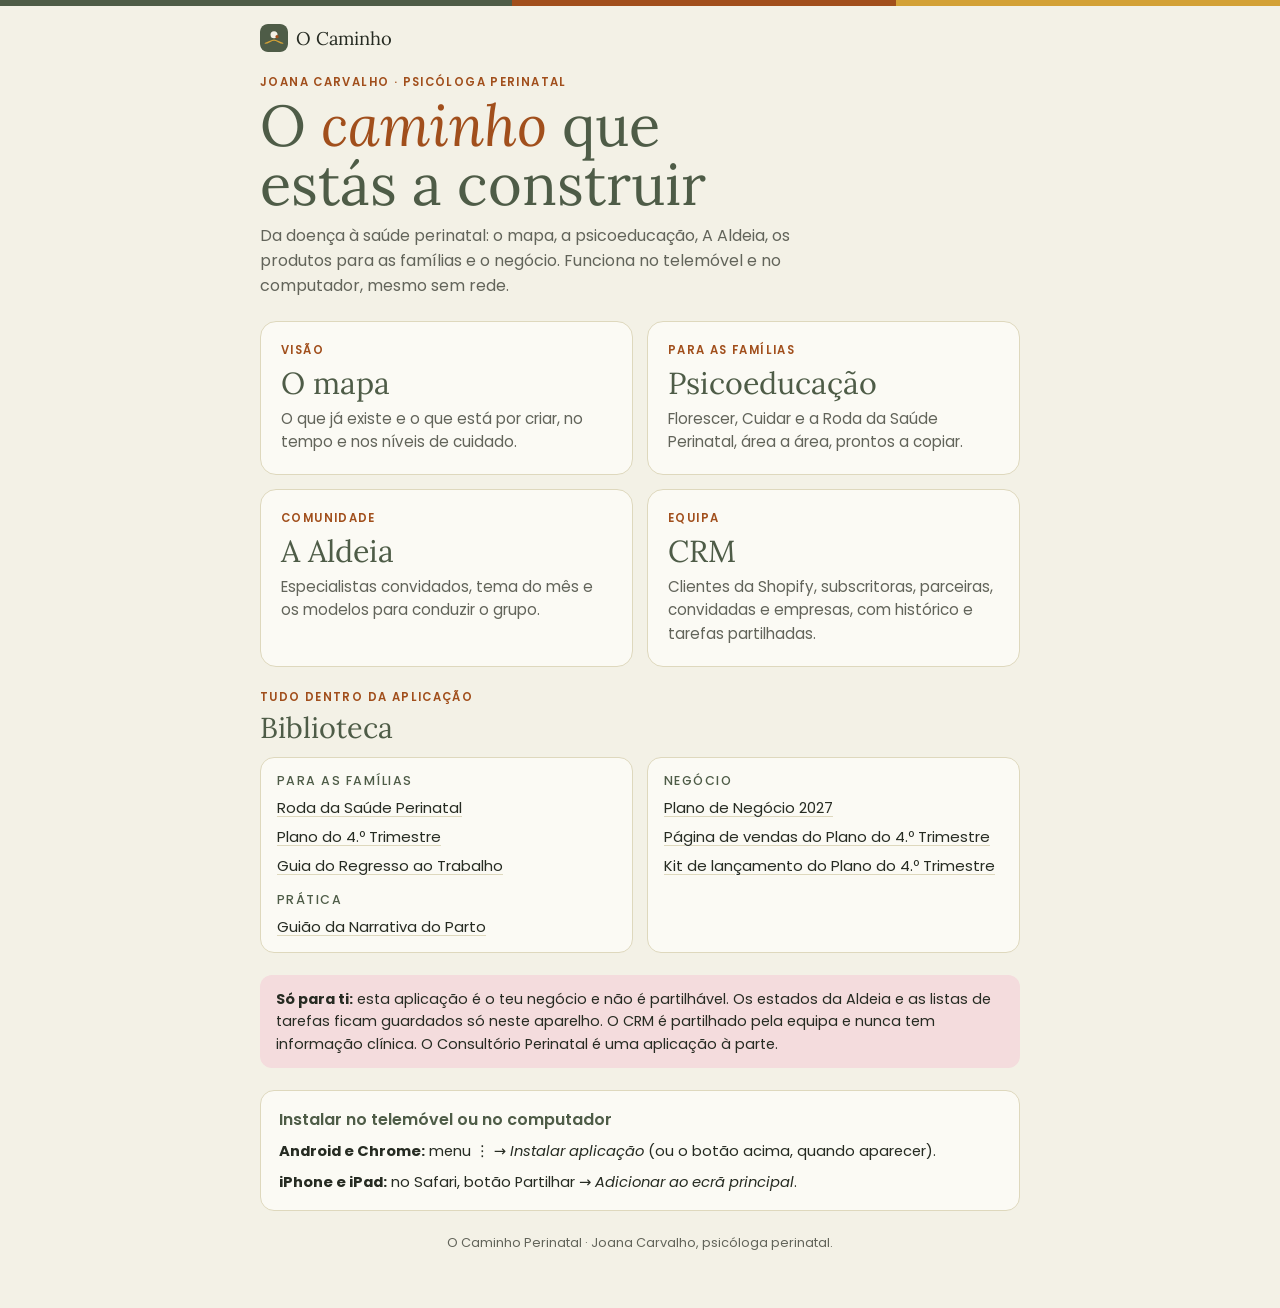
<file: public/index.html>
<!doctype html>
<html lang="pt-PT" data-theme="light">
<head>
<meta charset="utf-8">
<meta name="viewport" content="width=device-width,initial-scale=1,viewport-fit=cover">
<title>O Caminho Perinatal</title>
<meta name="description" content="O Caminho Perinatal: o mapa, a psicoeducação, A Aldeia, os produtos e o negócio.">
<meta name="theme-color" content="#F3F1E6">
<meta name="apple-mobile-web-app-capable" content="yes">
<meta name="apple-mobile-web-app-title" content="Caminho">
<meta name="apple-mobile-web-app-status-bar-style" content="default">
<link rel="manifest" href="manifest.webmanifest">
<link rel="icon" href="icons/icon.svg" type="image/svg+xml">
<link rel="apple-touch-icon" href="icons/apple-touch-icon.png">
<link rel="preconnect" href="https://fonts.googleapis.com">
<link rel="preconnect" href="https://fonts.gstatic.com" crossorigin>
<link rel="stylesheet" href="https://fonts.googleapis.com/css2?family=Lora:ital,wght@0,400;0,500;0,600;1,400&family=Poppins:wght@300;400;500;600;700&display=swap">
<link rel="stylesheet" href="css/base.css">
<style>
/* Ecrã inicial: duas portas grandes, uma por módulo, e a instalação logo abaixo. */
*{box-sizing:border-box}
body{padding-inline:16px;padding-block:24px 56px}
.wrap{max-width:760px;margin:0 auto;display:flex;flex-direction:column;gap:22px}
.eyebrow{font:600 .72rem var(--body);letter-spacing:.12em;text-transform:uppercase;color:var(--accent)}
h1{font:400 clamp(2.4rem,9vw,3.6rem)/1.02 var(--display);margin:.3rem 0 0;text-wrap:balance}
h1 em{color:var(--accent)}
.lead{color:var(--muted);max-width:60ch;margin:.7rem 0 0}
.portas{display:grid;grid-template-columns:repeat(auto-fit,minmax(260px,1fr));gap:14px}
.porta{display:flex;flex-direction:column;gap:8px;text-decoration:none;color:var(--ink);background:var(--paper);border:1px solid var(--line);border-radius:16px;padding:20px}
.porta:hover{border-color:var(--accent)}
.porta strong{font:400 1.9rem/1.05 var(--display);color:var(--verde)}
.porta span{color:var(--muted);font-size:.95rem}
.porta ul{margin:4px 0 0;padding-left:1.1rem;color:var(--muted);font-size:.88rem}
.card{background:var(--paper);border:1px solid var(--line);border-radius:14px;padding:16px 18px;display:flex;flex-direction:column;gap:8px}
.card h2{font:600 1rem var(--body);margin:0}
.card p{margin:0;font-size:.92rem}
.note{background:var(--risk-soft);border-radius:12px;padding:.8rem 1rem;font-size:.9rem}
.btn{font:600 .92rem var(--body);background:var(--verde);color:var(--paper);border:0;border-radius:10px;padding:.62rem 1.05rem;cursor:pointer;align-self:flex-start}
.small{font-size:.85rem;color:var(--muted)}
a{color:var(--accent)}
a:focus-visible,button:focus-visible{outline:2px solid var(--accent);outline-offset:2px}
footer{font-size:.8rem;color:var(--muted);text-align:center}
.biblioteca{display:flex;flex-direction:column;gap:6px}
.biblioteca h2{font:400 1.8rem/1.1 var(--display);margin:0}
.grupos{display:grid;grid-template-columns:repeat(auto-fit,minmax(220px,1fr));gap:14px;margin-top:8px}
.grupo{background:var(--paper);border:1px solid var(--line);border-radius:14px;padding:14px 16px}
.grupo h3{font:500 .78rem var(--body);letter-spacing:.12em;text-transform:uppercase;color:var(--verde);margin:0 0 6px}
.grupo ul+h3{margin-top:14px}
.grupo ul{list-style:none;margin:0;padding:0;display:flex;flex-direction:column;gap:6px;font-size:.93rem}
.grupo a{color:var(--ink);text-decoration-color:var(--bege);text-underline-offset:3px}
.grupo a:hover{color:var(--ferrugem)}
</style>
</head>
<body>
<div class="wrap">
  <div class="appbar">
    <a class="marca" href="./"><img src="icons/icon.svg" alt="">O Caminho</a>
    <span class="offline" data-offline hidden>Sem rede · a funcionar offline</span>
  </div>

  <header>
    <div class="eyebrow">Joana Carvalho · psicóloga perinatal</div>
    <h1>O <em>caminho</em> que estás a construir</h1>
    <p class="lead">Da doença à saúde perinatal: o mapa, a psicoeducação, A Aldeia, os produtos para as famílias e o negócio. Funciona no telemóvel e no computador, mesmo sem rede.</p>
  </header>

  <div class="portas">
    <a class="porta" href="caminho.html">
      <div class="eyebrow">Visão</div>
      <strong>O mapa</strong>
      <span>O que já existe e o que está por criar, no tempo e nos níveis de cuidado.</span>
    </a>
    <a class="porta" href="psicoeducacao.html">
      <div class="eyebrow">Para as famílias</div>
      <strong>Psicoeducação</strong>
      <span>Florescer, Cuidar e a Roda da Saúde Perinatal, área a área, prontos a copiar.</span>
    </a>
    <a class="porta" href="aldeia.html">
      <div class="eyebrow">Comunidade</div>
      <strong>A Aldeia</strong>
      <span>Especialistas convidados, tema do mês e os modelos para conduzir o grupo.</span>
    </a>
    <a class="porta" href="crm.html">
      <div class="eyebrow">Equipa</div>
      <strong>CRM</strong>
      <span>Clientes da Shopify, subscritoras, parceiras, convidadas e empresas, com histórico e tarefas partilhadas.</span>
    </a>
  </div>

  <section class="biblioteca" aria-labelledby="bib-t">
    <div class="eyebrow">Tudo dentro da aplicação</div>
    <h2 id="bib-t">Biblioteca</h2>
    <div class="grupos">
      <div class="grupo"><h3>Para as famílias</h3><ul>
        <li><a href="roda.html">Roda da Saúde Perinatal</a></li>
        <li><a href="plano-4-trimestre.html">Plano do 4.º Trimestre</a></li>
        <li><a href="regresso-trabalho.html">Guia do Regresso ao Trabalho</a></li>
      </ul>
      <h3>Prática</h3><ul>
        <li><a href="narrativa-parto.html">Guião da Narrativa do Parto</a></li>
      </ul></div>
      <div class="grupo"><h3>Negócio</h3><ul>
        <li><a href="plano-negocio-2027.html">Plano de Negócio 2027</a></li>
        <li><a href="plano-4-trimestre-venda.html">Página de vendas do Plano do 4.º Trimestre</a></li>
        <li><a href="kit-lancamento.html">Kit de lançamento do Plano do 4.º Trimestre</a></li>
      </ul></div>
    </div>
  </section>

  <div class="note"><strong>Só para ti:</strong> esta aplicação é o teu negócio e não é partilhável. Os estados da Aldeia e as listas de tarefas ficam guardados só neste aparelho. O CRM é partilhado pela equipa e nunca tem informação clínica. O Consultório Perinatal é uma aplicação à parte.</div>

  <section class="card" data-instalar-dica>
    <h2>Instalar no telemóvel ou no computador</h2>
    <button class="btn" data-instalar hidden>Instalar a aplicação</button>
    <p><strong>Android e Chrome:</strong> menu ⋮ → <em>Instalar aplicação</em> (ou o botão acima, quando aparecer).</p>
    <p><strong>iPhone e iPad:</strong> no Safari, botão Partilhar → <em>Adicionar ao ecrã principal</em>.</p>
  </section>

  <footer>O Caminho Perinatal · Joana Carvalho, psicóloga perinatal.</footer>
</div>
<script src="js/app.js"></script>
</body>
</html>
</file>
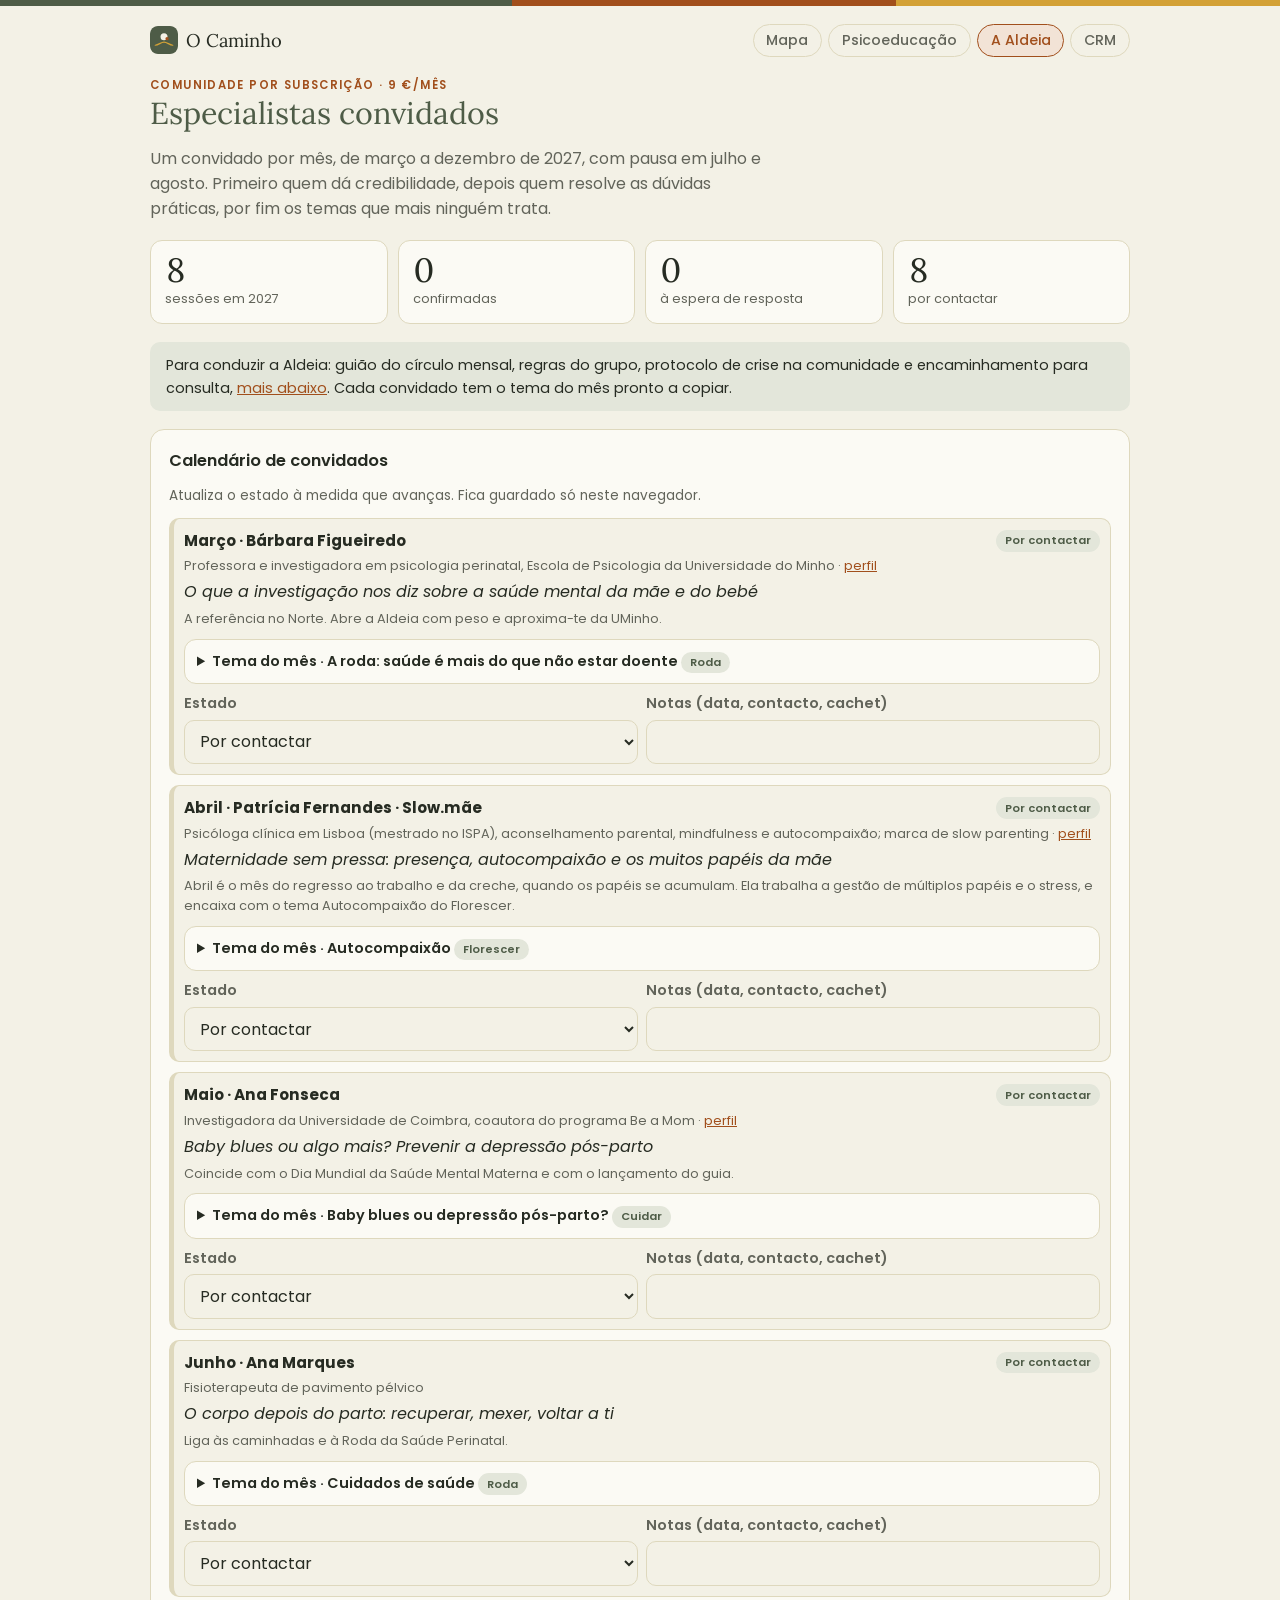
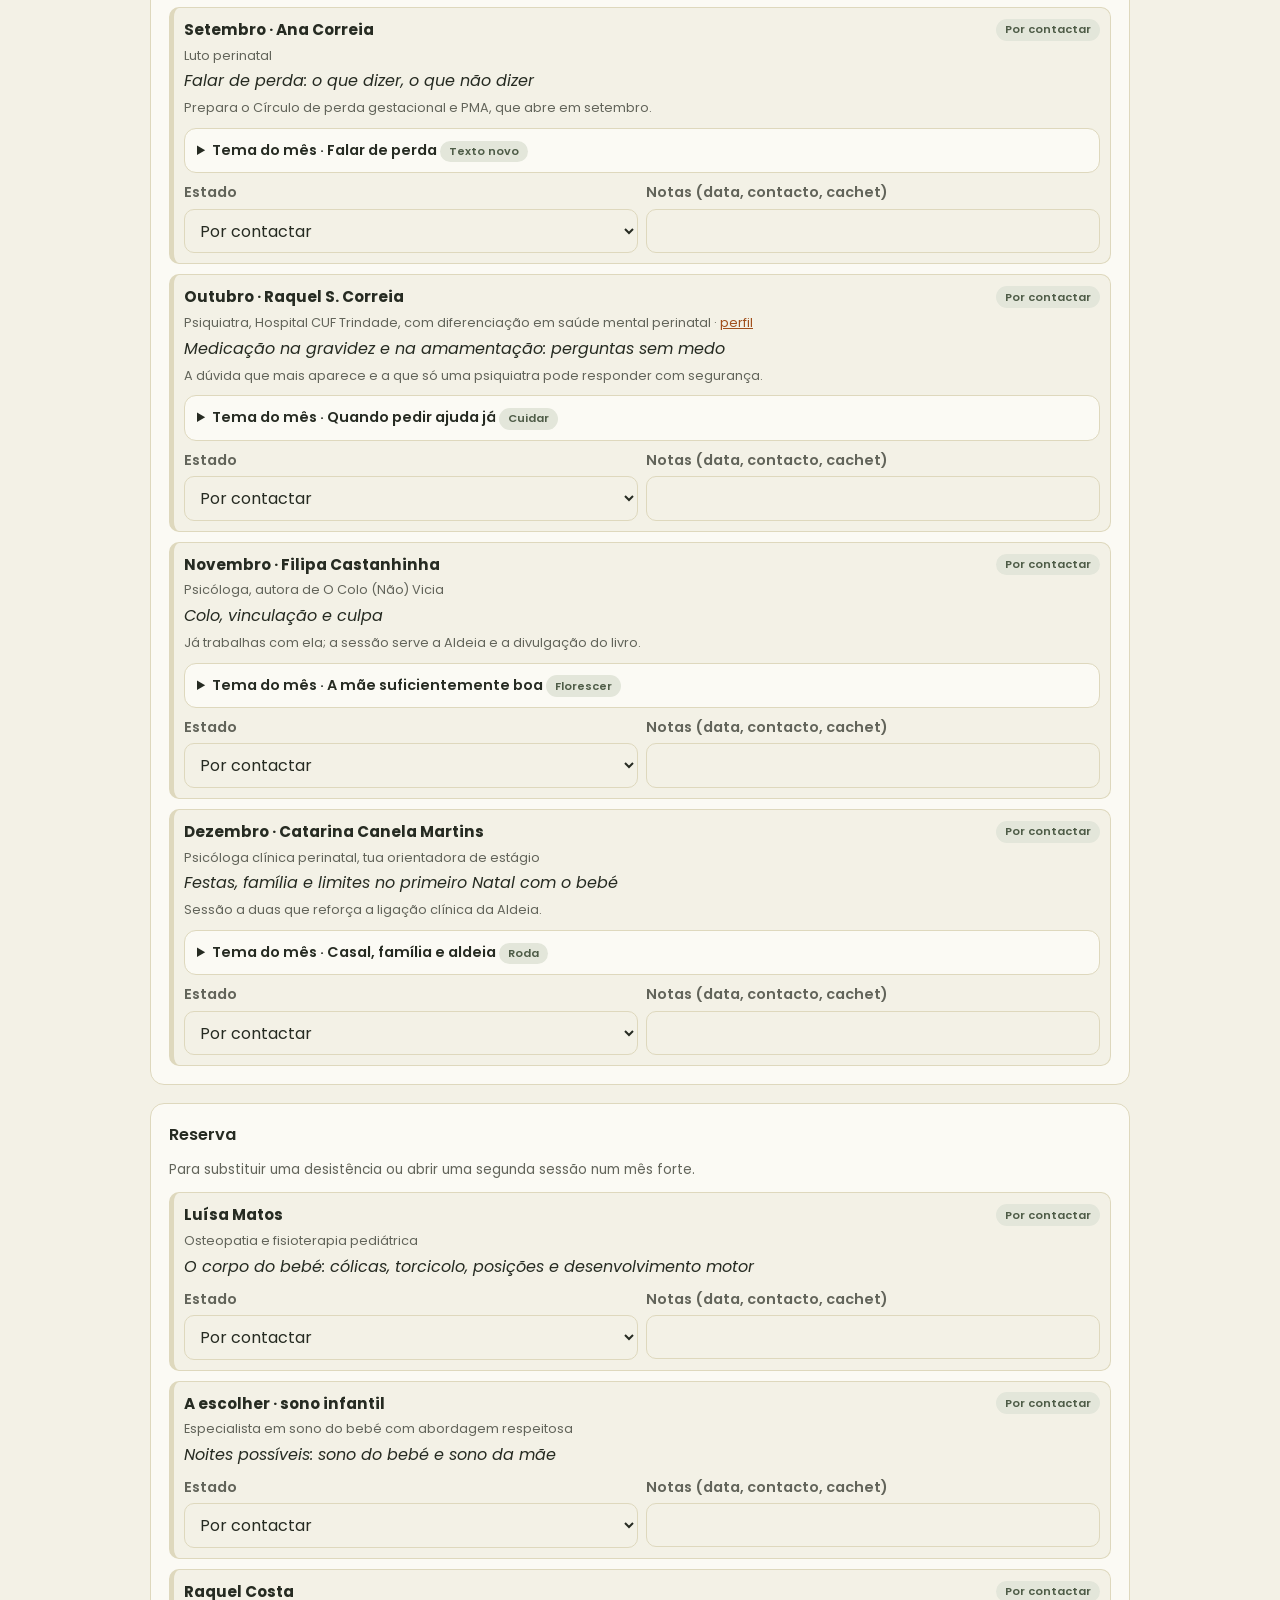
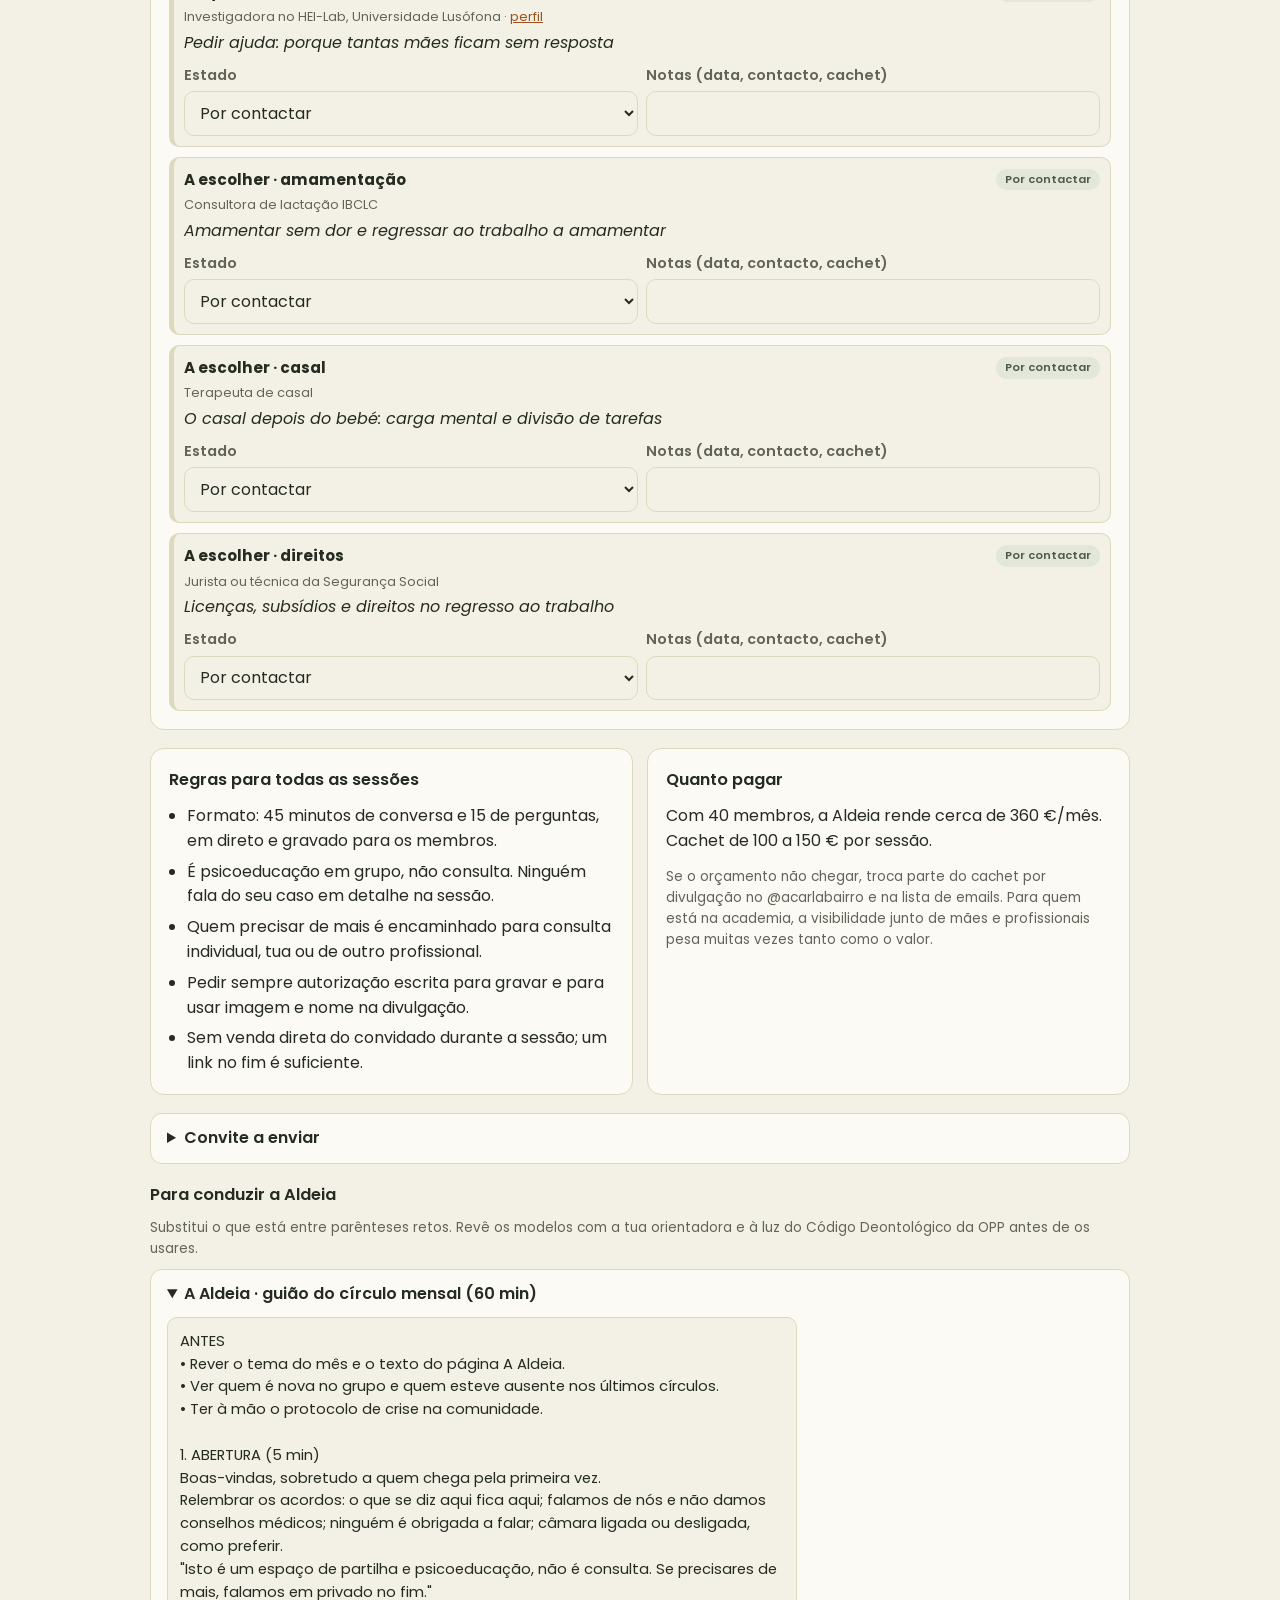
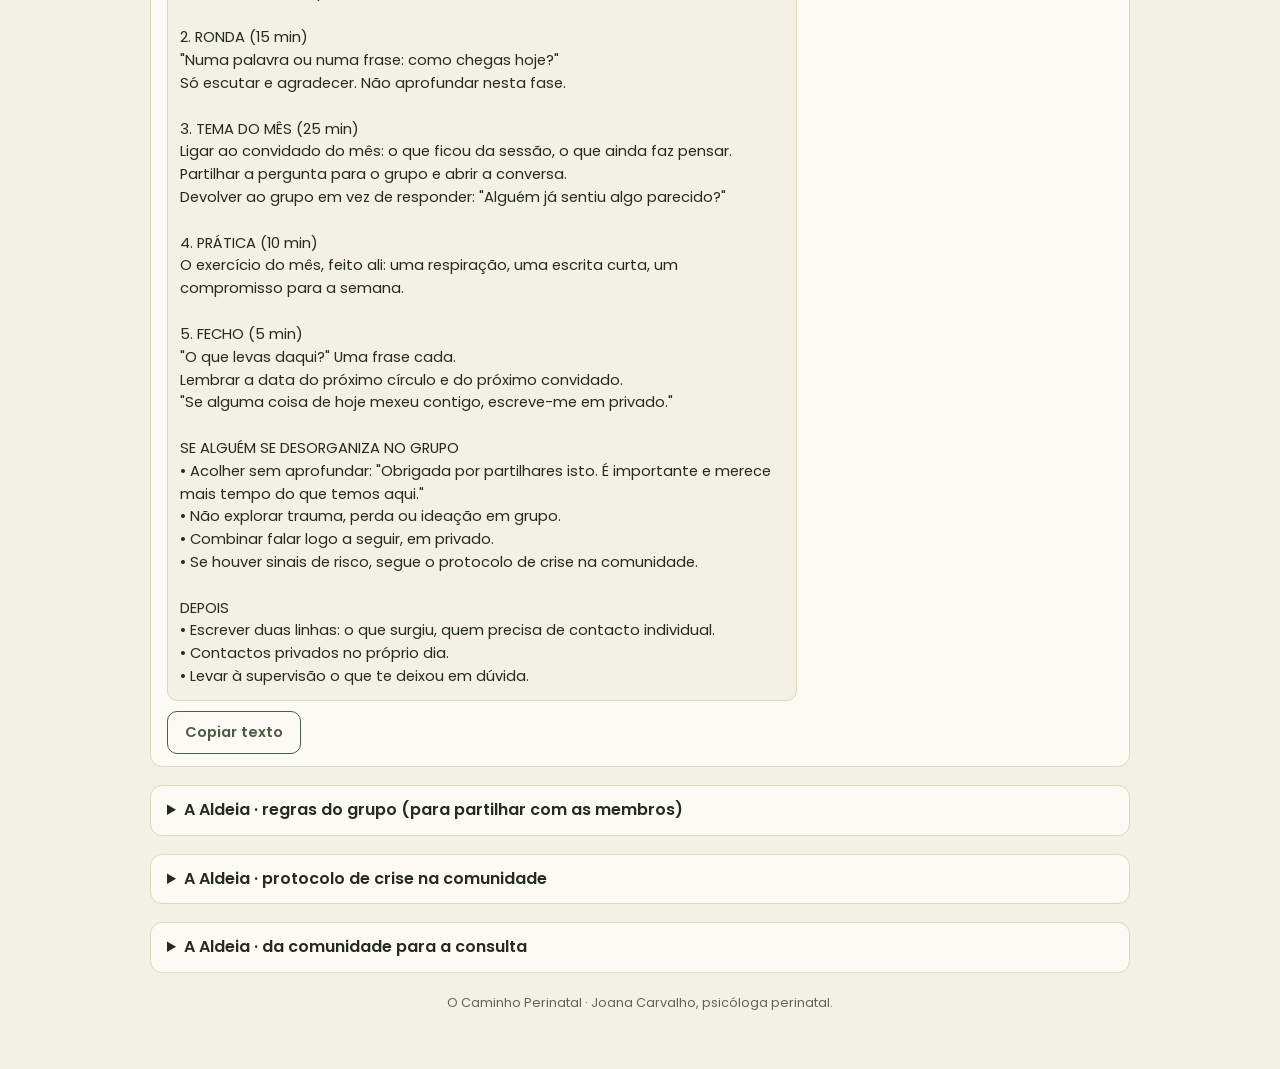
<file: public/aldeia.html>
<!doctype html>
<html lang="pt-PT" data-theme="light">
<head>
<meta charset="utf-8">
<meta name="viewport" content="width=device-width,initial-scale=1,viewport-fit=cover">
<title>A Aldeia · O Caminho Perinatal</title>
<meta name="description" content="A Aldeia: especialistas convidados, tema do mês e modelos para conduzir a comunidade.">
<meta name="theme-color" content="#F3F1E6">
<meta name="apple-mobile-web-app-capable" content="yes">
<meta name="apple-mobile-web-app-title" content="Perinatal">
<meta name="apple-mobile-web-app-status-bar-style" content="default">
<link rel="manifest" href="manifest.webmanifest">
<link rel="icon" href="icons/icon.svg" type="image/svg+xml">
<link rel="apple-touch-icon" href="icons/apple-touch-icon.png">
<link rel="preconnect" href="https://fonts.googleapis.com">
<link rel="preconnect" href="https://fonts.gstatic.com" crossorigin>
<link rel="stylesheet" href="https://fonts.googleapis.com/css2?family=Lora:ital,wght@0,400;0,500;0,600;1,400&family=Poppins:wght@300;400;500;600;700&display=swap">
<link rel="stylesheet" href="css/base.css">
<link rel="stylesheet" href="css/paginas.css">
</head>
<body>
<div class="wrap">
  <div class="appbar">
    <a class="marca" href="./"><img src="icons/icon.svg" alt="">O Caminho</a>
    <span class="offline" data-offline hidden>Sem rede · a funcionar offline</span>
    <div class="mods" role="navigation" aria-label="Secções">
      <a href="caminho.html">Mapa</a>
      <a href="psicoeducacao.html">Psicoeducação</a>
      <a href="aldeia.html" aria-current="page">A Aldeia</a>
      <a href="crm.html">CRM</a>
    </div>
  </div>
<section class="panel" data-panel="aldeia">
    <div><div class="eyebrow">Comunidade por subscrição · 9 €/mês</div><h2>Especialistas convidados</h2></div>
    <p class="lead">Um convidado por mês, de março a dezembro de 2027, com pausa em julho e agosto. Primeiro quem dá credibilidade, depois quem resolve as dúvidas práticas, por fim os temas que mais ninguém trata.</p>
    <div class="stats" id="alStats"></div>
    <div class="note calm">Para conduzir a Aldeia: guião do círculo mensal, regras do grupo, protocolo de crise na comunidade e encaminhamento para consulta, <a href="#modelos">mais abaixo</a>. Cada convidado tem o tema do mês pronto a copiar.</div>
    <div class="card">
      <h3>Calendário de convidados</h3>
      <p class="small">Atualiza o estado à medida que avanças. Fica guardado só neste navegador.</p>
      <div class="panel" style="gap:10px" id="alLista"></div>
    </div>
    <div class="card">
      <h3>Reserva</h3>
      <p class="small">Para substituir uma desistência ou abrir uma segunda sessão num mês forte.</p>
      <div class="panel" style="gap:10px" id="alReserva"></div>
    </div>
    <div class="grid2">
      <div class="card">
        <h3>Regras para todas as sessões</h3>
        <ul style="margin:0;padding-left:1.1rem;display:flex;flex-direction:column;gap:6px">
          <li>Formato: 45 minutos de conversa e 15 de perguntas, em direto e gravado para os membros.</li>
          <li>É psicoeducação em grupo, não consulta. Ninguém fala do seu caso em detalhe na sessão.</li>
          <li>Quem precisar de mais é encaminhado para consulta individual, tua ou de outro profissional.</li>
          <li>Pedir sempre autorização escrita para gravar e para usar imagem e nome na divulgação.</li>
          <li>Sem venda direta do convidado durante a sessão; um link no fim é suficiente.</li>
        </ul>
      </div>
      <div class="card">
        <h3>Quanto pagar</h3>
        <p>Com 40 membros, a Aldeia rende cerca de 360 €/mês. Cachet de 100 a 150 € por sessão.</p>
        <p class="small">Se o orçamento não chegar, troca parte do cachet por divulgação no @acarlabairro e na lista de emails. Para quem está na academia, a visibilidade junto de mães e profissionais pesa muitas vezes tanto como o valor.</p>
      </div>
    </div>
    <details>
      <summary>Convite a enviar</summary>
      <div class="panel" style="gap:10px"><div class="doc" id="alConvite"></div><div class="row"><button class="btn ghost" data-copy="alConvite">Copiar texto</button><span class="status" id="alConvitem"></span></div></div>
    </details>
    <div id="modelos" class="panel" style="gap:10px">
      <h3>Para conduzir a Aldeia</h3>
      <p class="small">Substitui o que está entre parênteses retos. Revê os modelos com a tua orientadora e à luz do Código Deontológico da OPP antes de os usares.</p>
      <div class="panel" id="modelosLista"></div>
    </div>
  </section>
  <footer>O Caminho Perinatal · Joana Carvalho, psicóloga perinatal.</footer>
</div>
<script src="js/conteudos.js"></script>
<script src="js/app.js"></script>
</body>
</html>
</file>
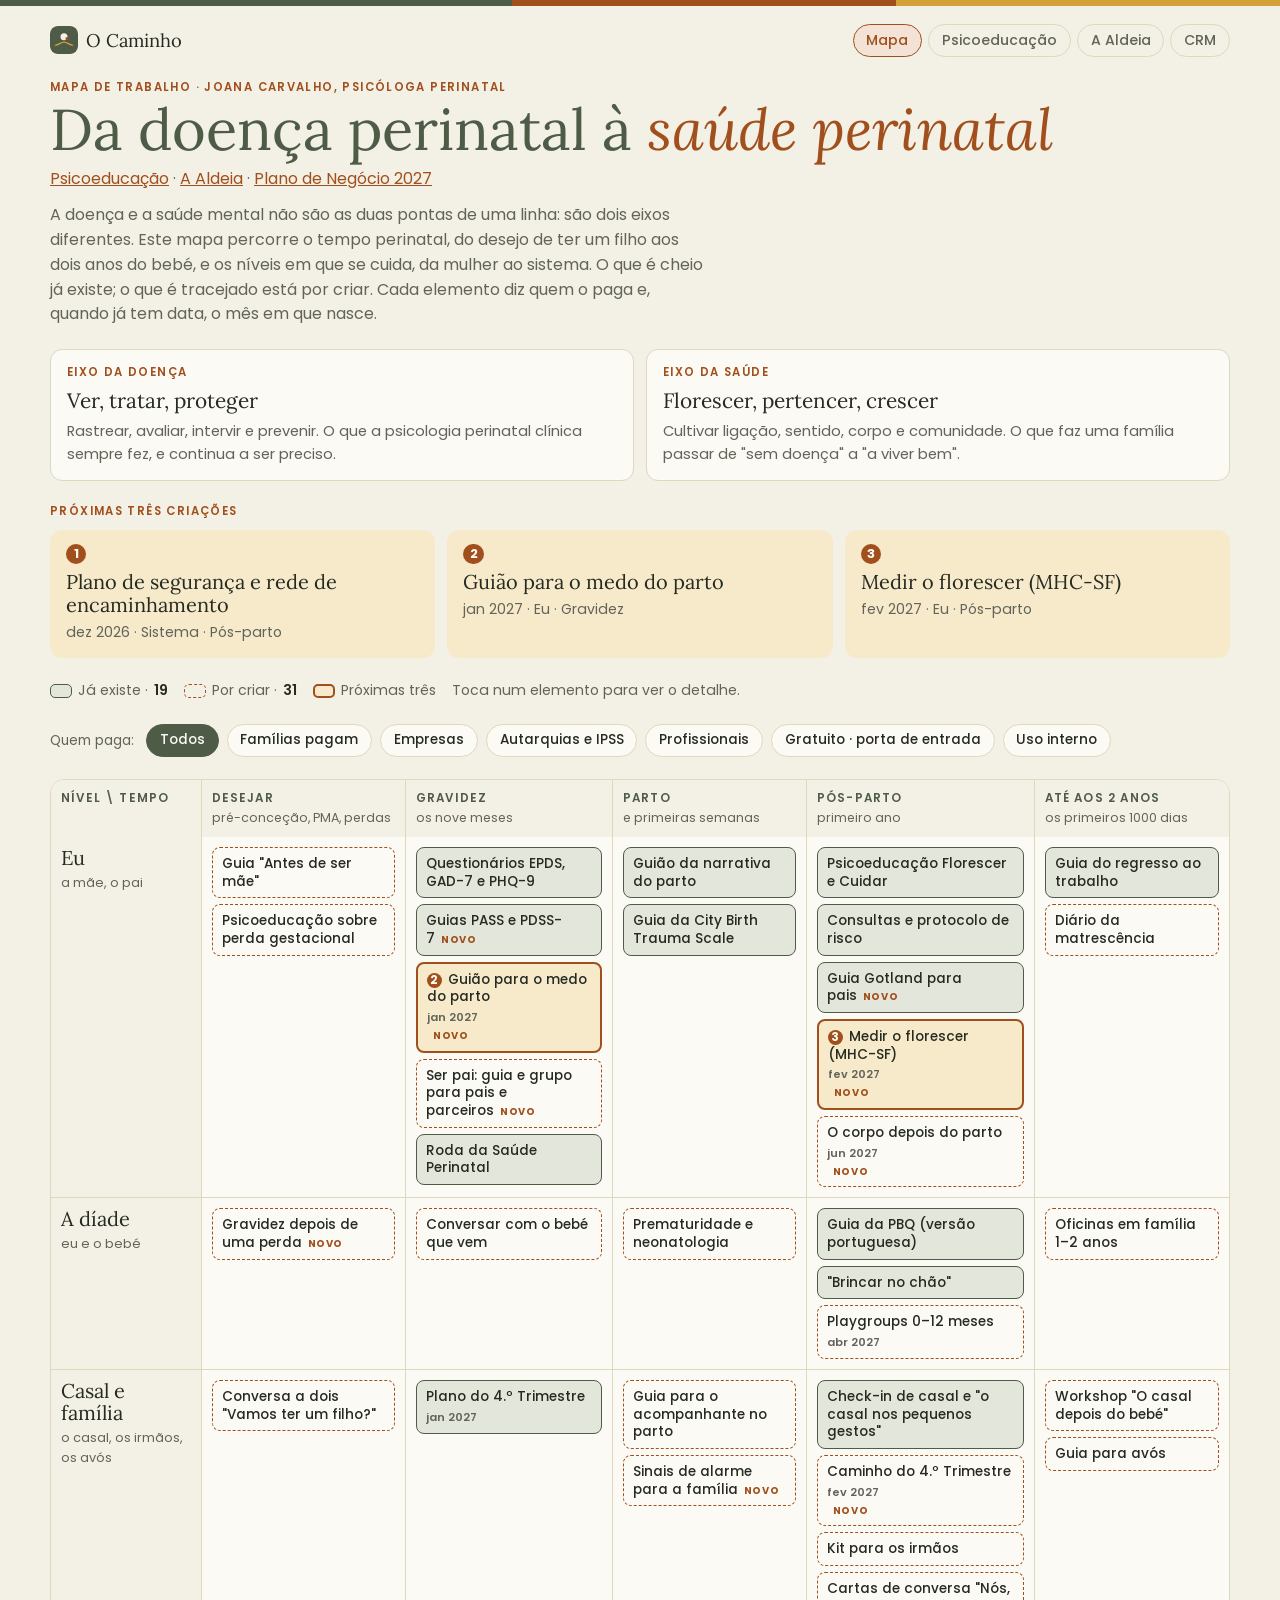
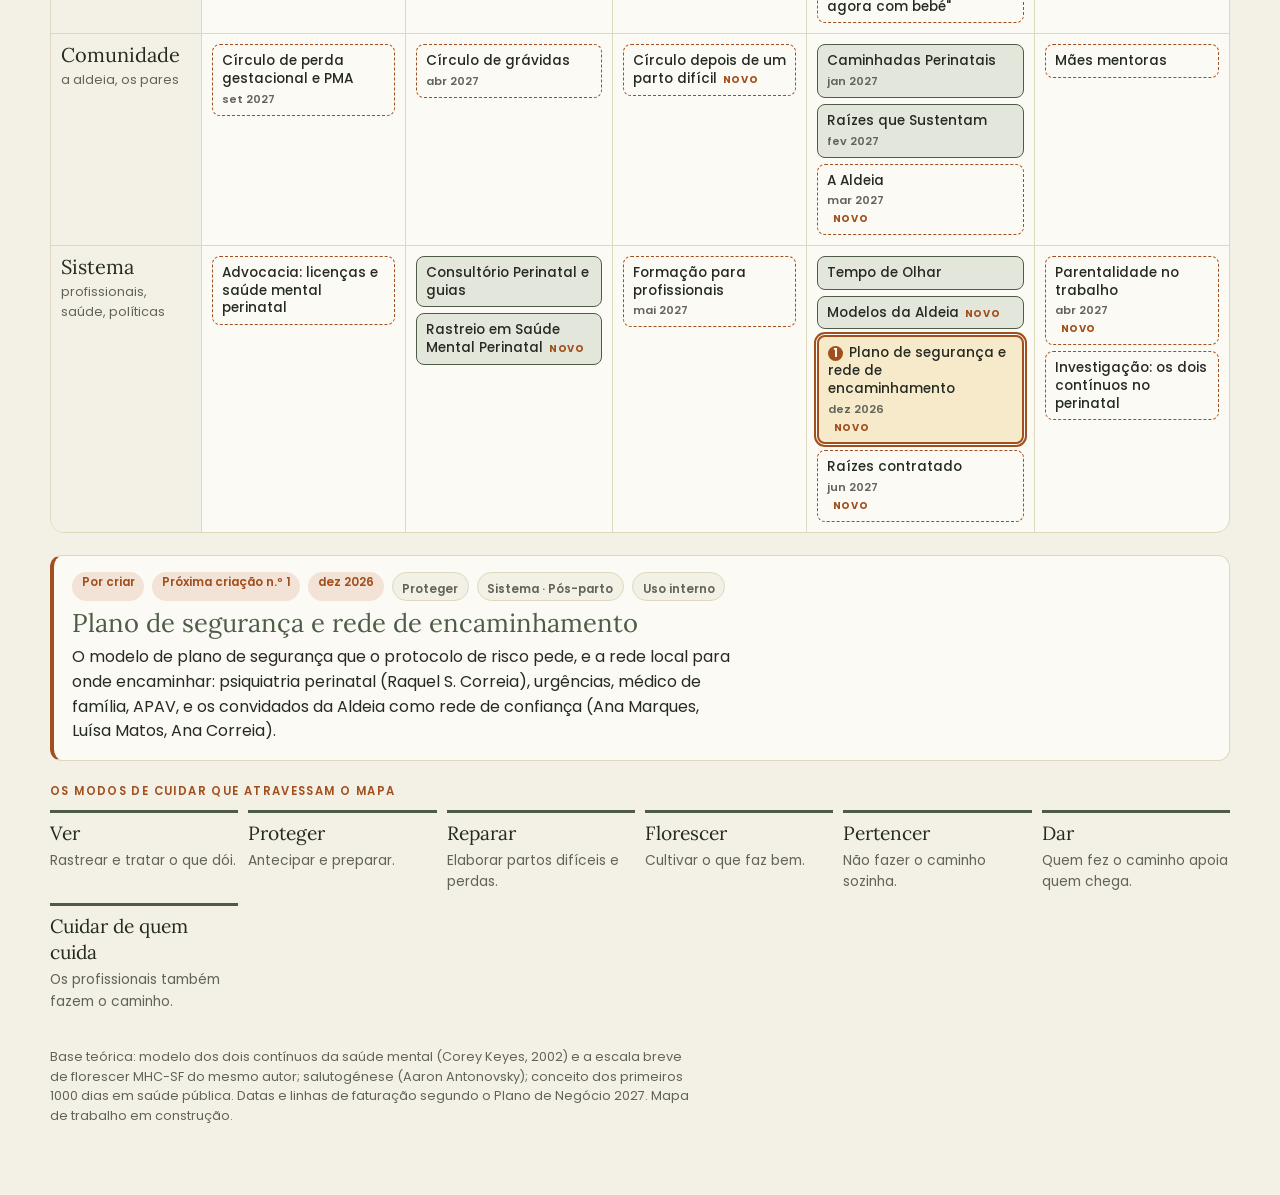
<file: public/caminho.html>
<!doctype html>
<html lang="pt-PT" data-theme="light">
<head>
<meta charset="utf-8">
<meta name="viewport" content="width=device-width,initial-scale=1,viewport-fit=cover">
<title>O Caminho Perinatal</title>
<meta name="description" content="Mapa de trabalho: da doença perinatal à saúde perinatal, no tempo e nos níveis de cuidado.">
<meta name="theme-color" content="#F3F1E6">
<meta name="apple-mobile-web-app-capable" content="yes">
<meta name="apple-mobile-web-app-title" content="Perinatal">
<meta name="apple-mobile-web-app-status-bar-style" content="default">
<link rel="manifest" href="manifest.webmanifest">
<link rel="icon" href="icons/icon.svg" type="image/svg+xml">
<link rel="apple-touch-icon" href="icons/apple-touch-icon.png">
<link rel="preconnect" href="https://fonts.googleapis.com">
<link rel="preconnect" href="https://fonts.gstatic.com" crossorigin>
<link rel="stylesheet" href="https://fonts.googleapis.com/css2?family=Lora:ital,wght@0,400;0,500;0,600;1,400&family=Poppins:wght@300;400;500;600;700&display=swap">
<link rel="stylesheet" href="css/base.css">
<link rel="stylesheet" href="css/caminho.css">
</head>
<body>
<div class="wrap">
  <div class="appbar">
    <a class="marca" href="./"><img src="icons/icon.svg" alt="">O Caminho</a>
    <span class="offline" data-offline hidden>Sem rede · a funcionar offline</span>
    <div class="mods" role="navigation" aria-label="Secções">
      <a href="caminho.html" aria-current="page">Mapa</a>
      <a href="psicoeducacao.html">Psicoeducação</a>
      <a href="aldeia.html">A Aldeia</a>
      <a href="crm.html">CRM</a>
    </div>
  </div>
  <header>
    <div class="eyebrow">Mapa de trabalho · Joana Carvalho, psicóloga perinatal</div>
    <h1>Da doença perinatal à <em>saúde perinatal</em></h1>
    <p class="lead" style="margin-top:.5rem"><a href="psicoeducacao.html">Psicoeducação</a> · <a href="aldeia.html">A Aldeia</a> · <a href="plano-negocio-2027.html">Plano de Negócio 2027</a></p>
    <p class="lead">A doença e a saúde mental não são as duas pontas de uma linha: são dois eixos diferentes. Este mapa percorre o tempo perinatal, do desejo de ter um filho aos dois anos do bebé, e os níveis em que se cuida, da mulher ao sistema. O que é cheio já existe; o que é tracejado está por criar. Cada elemento diz quem o paga e, quando já tem data, o mês em que nasce.</p>
  </header>

  <section class="eixos" aria-label="Os dois contínuos">
    <div class="eixo"><span class="eyebrow">Eixo da doença</span><b>Ver, tratar, proteger</b><p>Rastrear, avaliar, intervir e prevenir. O que a psicologia perinatal clínica sempre fez, e continua a ser preciso.</p></div>
    <div class="eixo"><span class="eyebrow">Eixo da saúde</span><b>Florescer, pertencer, crescer</b><p>Cultivar ligação, sentido, corpo e comunidade. O que faz uma família passar de "sem doença" a "a viver bem".</p></div>
  </section>

  <section aria-label="Próximas três criações">
    <div class="eyebrow" style="margin-bottom:10px">Próximas três criações</div>
    <div class="prox" id="prox"></div>
  </section>

  <div class="legend">
    <span class="key"><span class="sw tem"></span>Já existe · <span class="count" id="nTem"></span></span>
    <span class="key"><span class="sw criar"></span>Por criar · <span class="count" id="nCriar"></span></span>
    <span class="key"><span class="sw criar" style="border-style:solid;border-width:2px;background:var(--mostarda-soft)"></span>Próximas três</span>
    <span>Toca num elemento para ver o detalhe.</span>
  </div>

  <div class="filtros" id="filtros" role="group" aria-label="Filtrar por quem paga"></div>

  <div class="mapwrap"><table id="mapa" aria-label="Mapa do caminho perinatal"></table></div>

  <section class="det" id="det" aria-live="polite"></section>

  <section aria-label="Modos de cuidar">
    <div class="eyebrow" style="margin-bottom:10px">Os modos de cuidar que atravessam o mapa</div>
    <div class="modos">
      <div class="modo"><b>Ver</b><p>Rastrear e tratar o que dói.</p></div>
      <div class="modo"><b>Proteger</b><p>Antecipar e preparar.</p></div>
      <div class="modo"><b>Reparar</b><p>Elaborar partos difíceis e perdas.</p></div>
      <div class="modo"><b>Florescer</b><p>Cultivar o que faz bem.</p></div>
      <div class="modo"><b>Pertencer</b><p>Não fazer o caminho sozinha.</p></div>
      <div class="modo"><b>Dar</b><p>Quem fez o caminho apoia quem chega.</p></div>
      <div class="modo"><b>Cuidar de quem cuida</b><p>Os profissionais também fazem o caminho.</p></div>
    </div>
  </section>

  <p class="src">Base teórica: modelo dos dois contínuos da saúde mental (Corey Keyes, 2002) e a escala breve de florescer MHC-SF do mesmo autor; salutogénese (Aaron Antonovsky); conceito dos primeiros 1000 dias em saúde pública. Datas e linhas de faturação segundo o Plano de Negócio 2027. Mapa de trabalho em construção.</p>
</div>

<script src="js/ligacoes.js"></script>
<script src="js/caminho.js"></script>
<script src="js/app.js"></script>
</body>
</html>
</file>
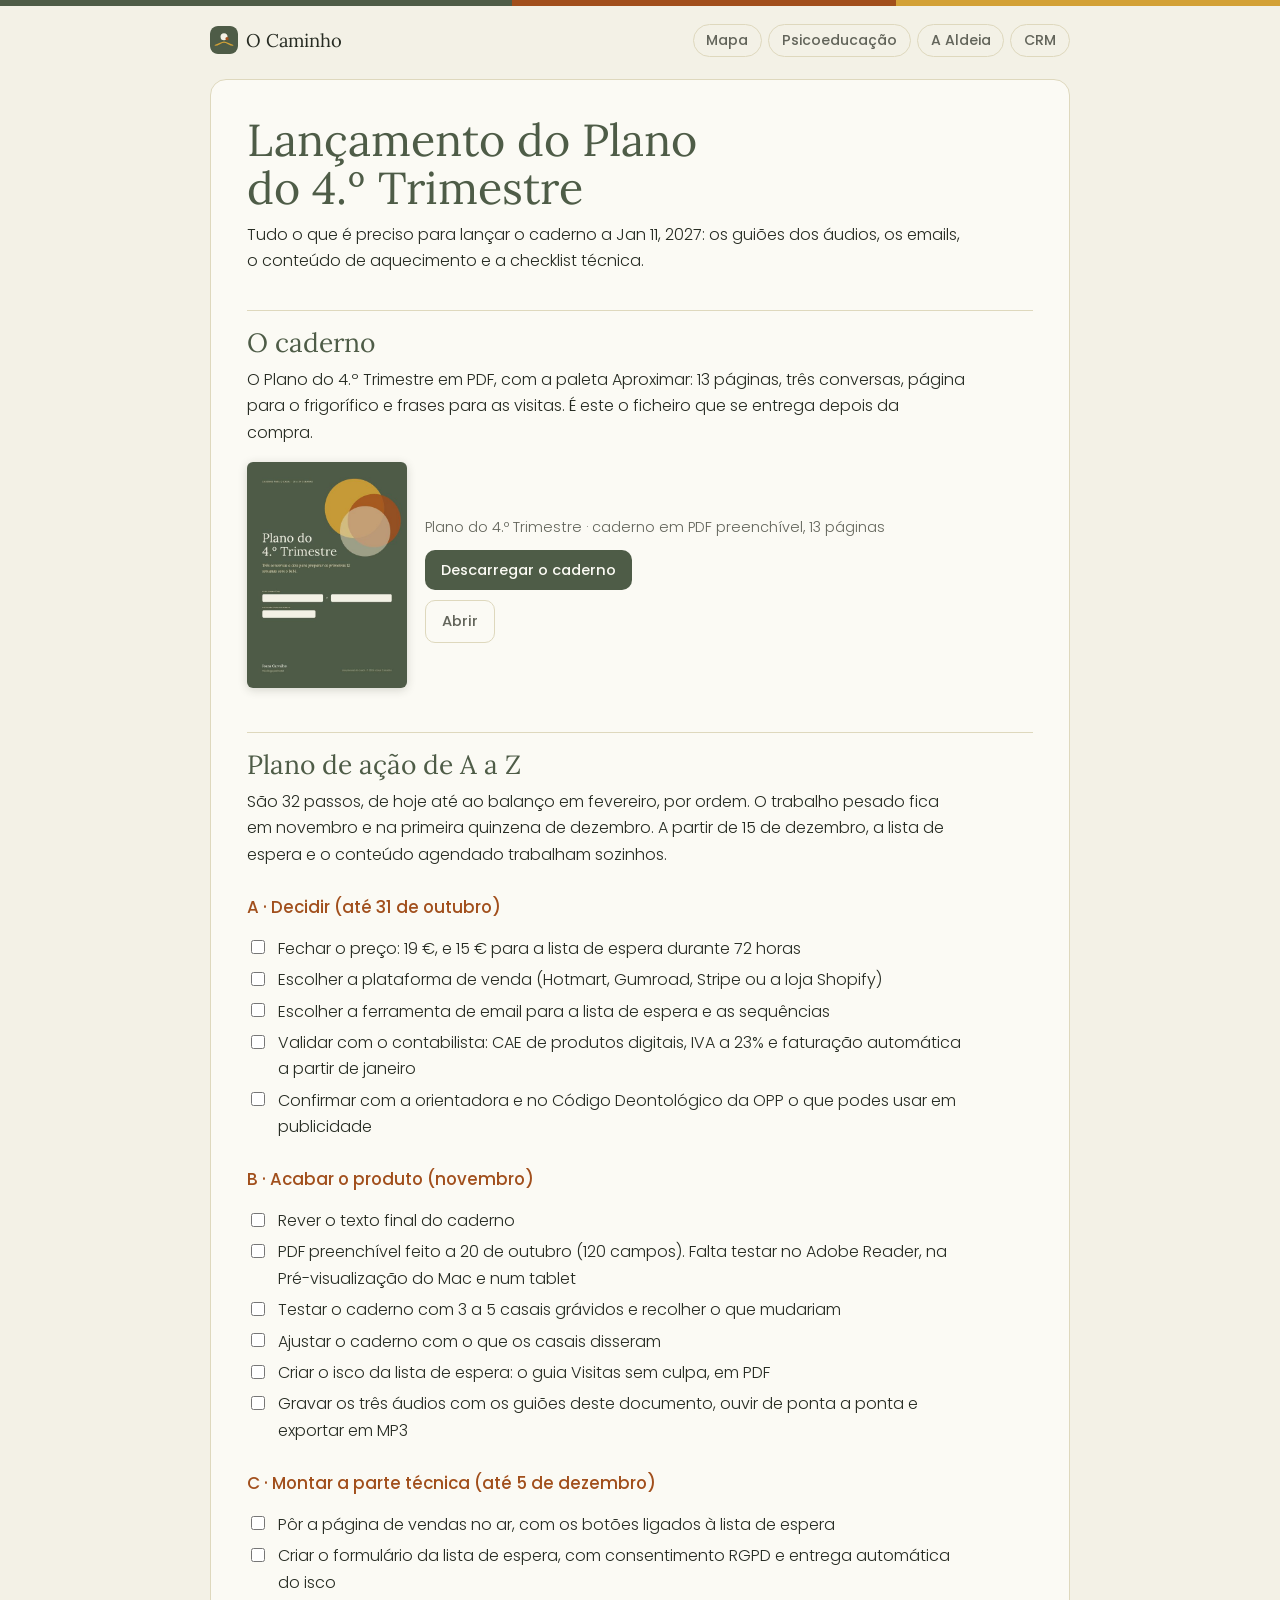
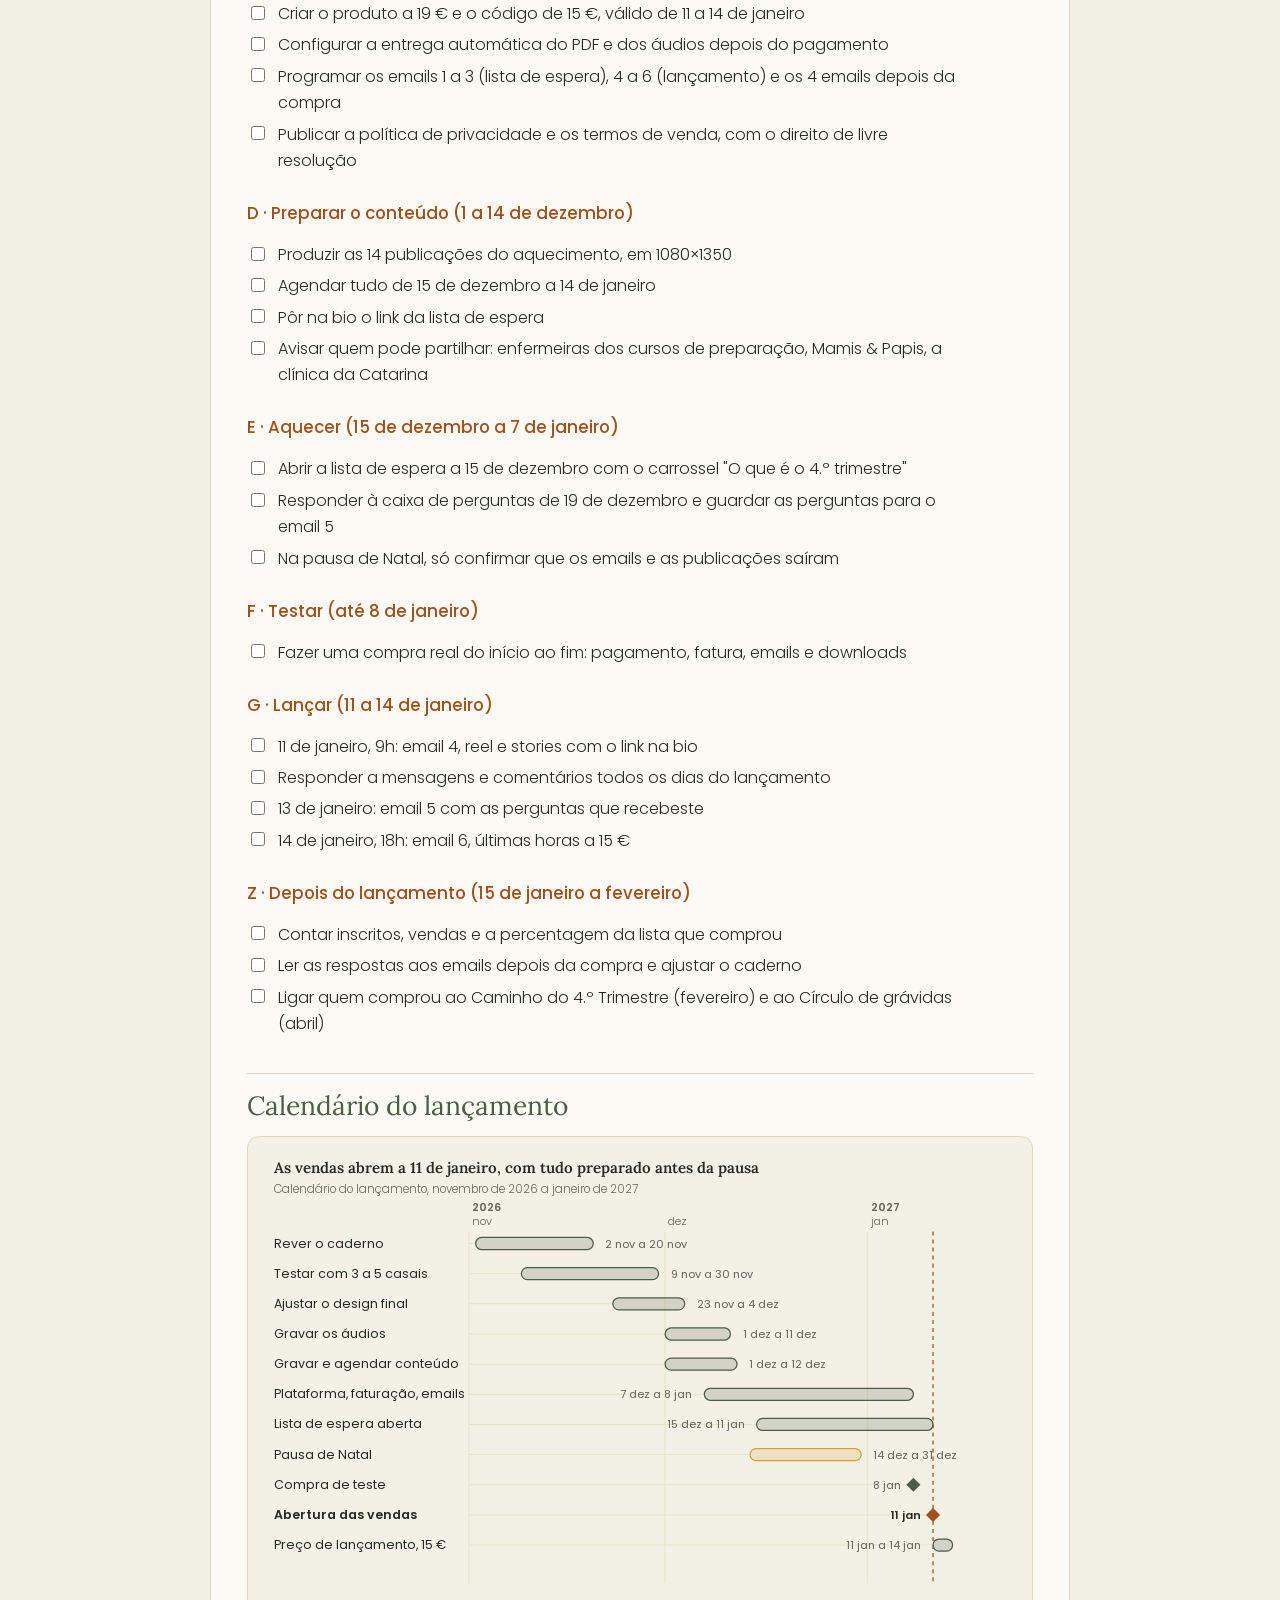
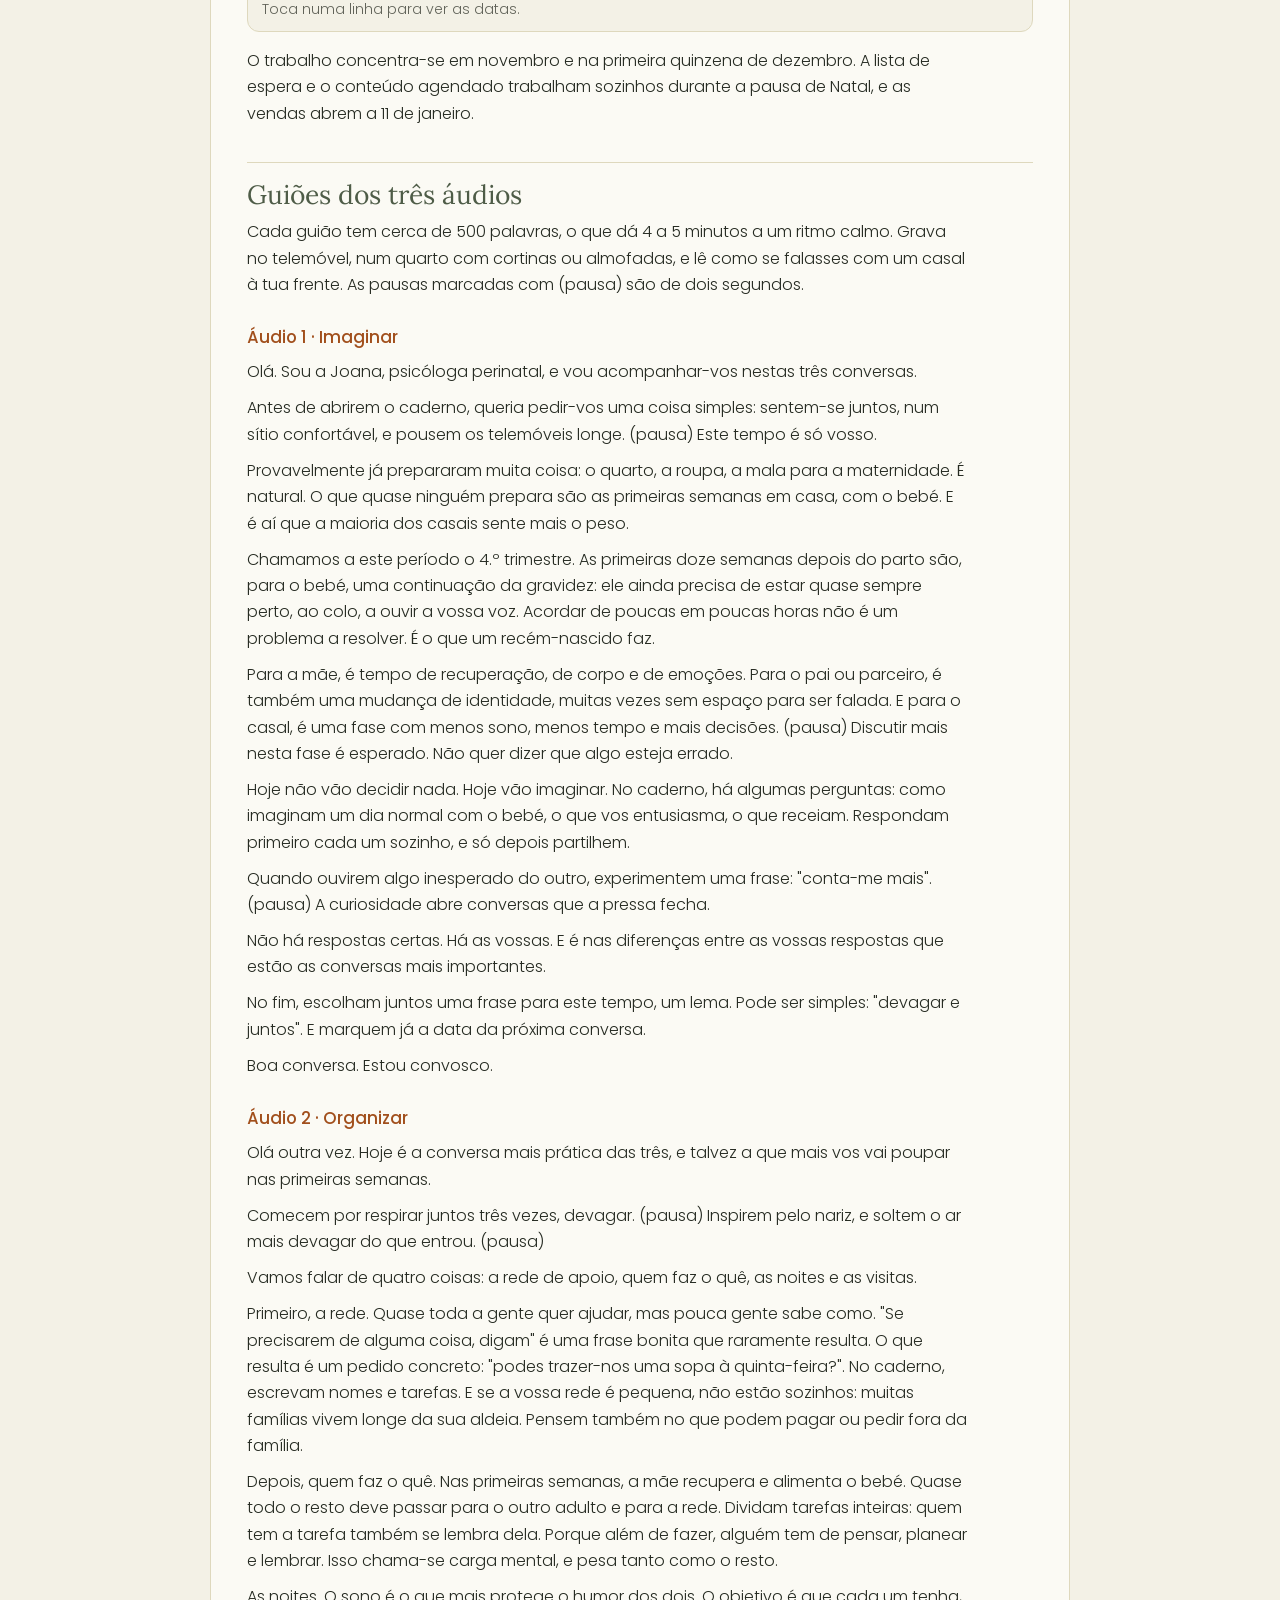
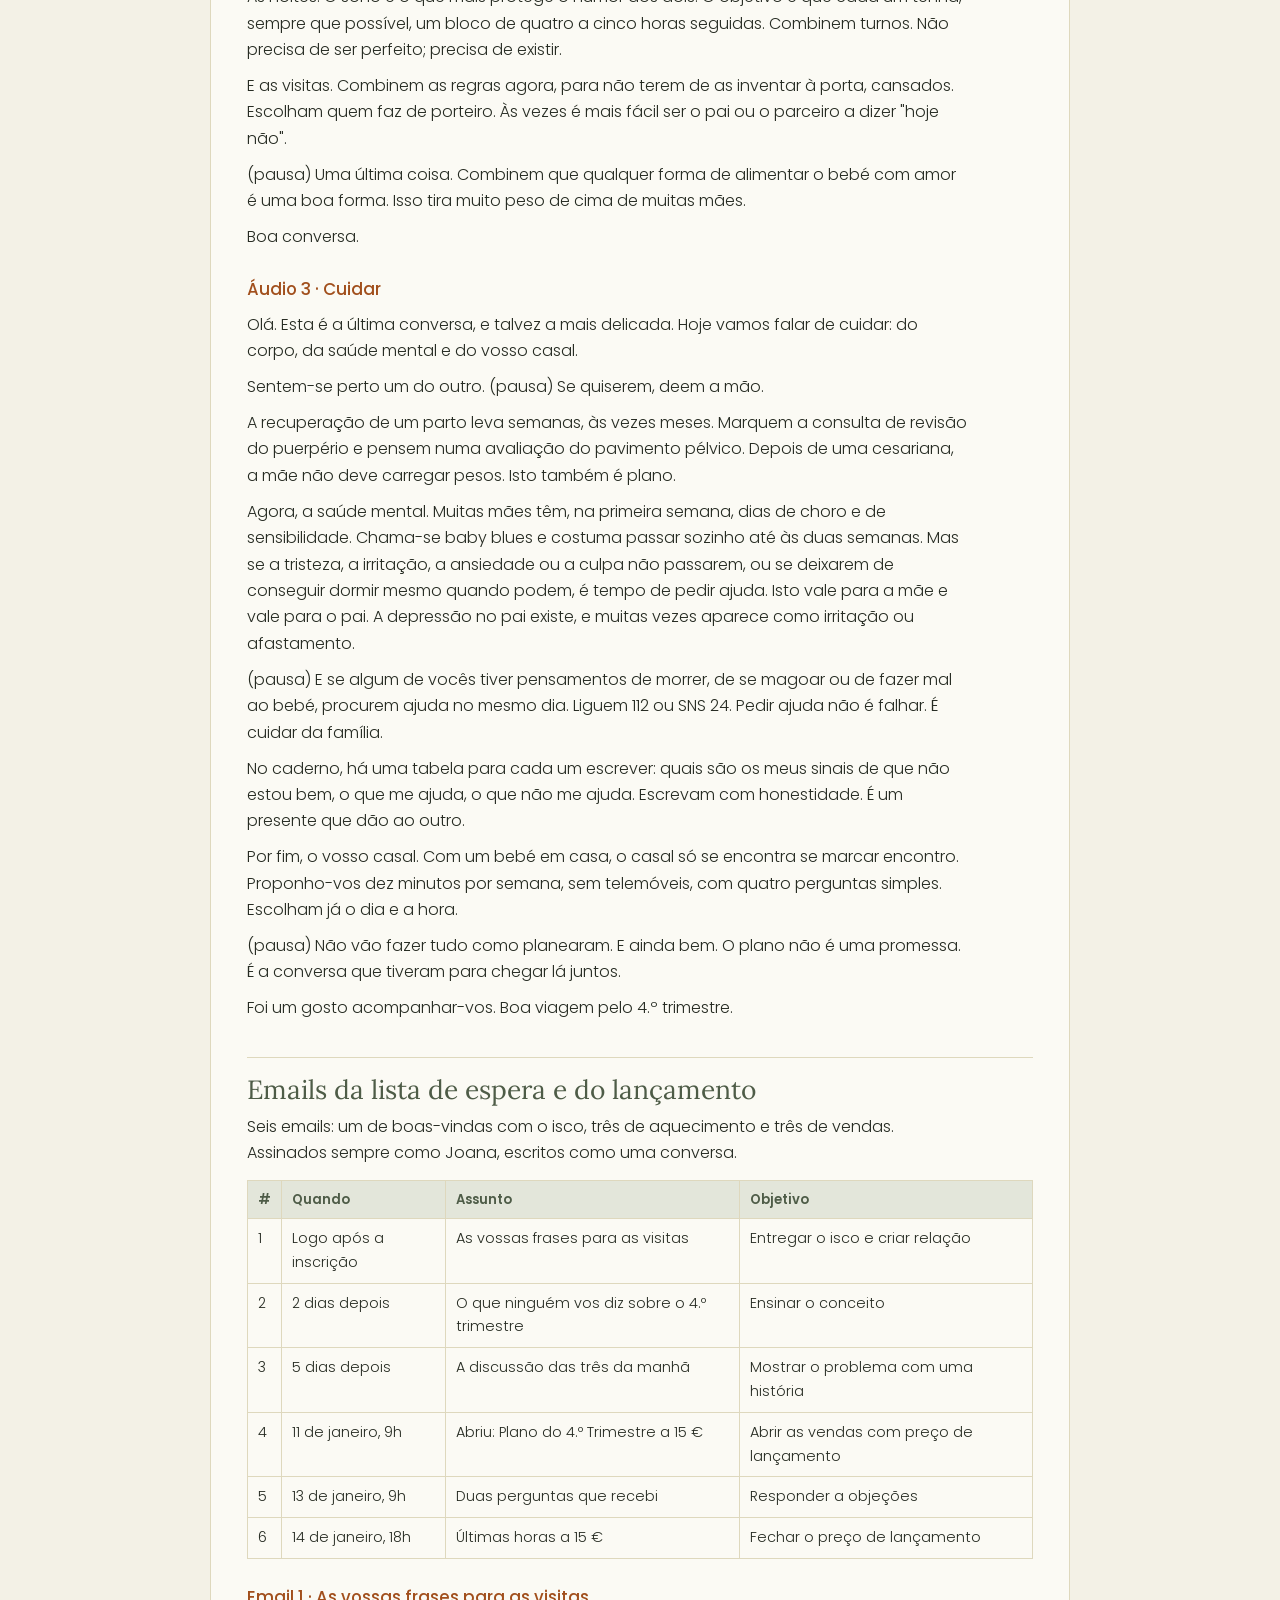
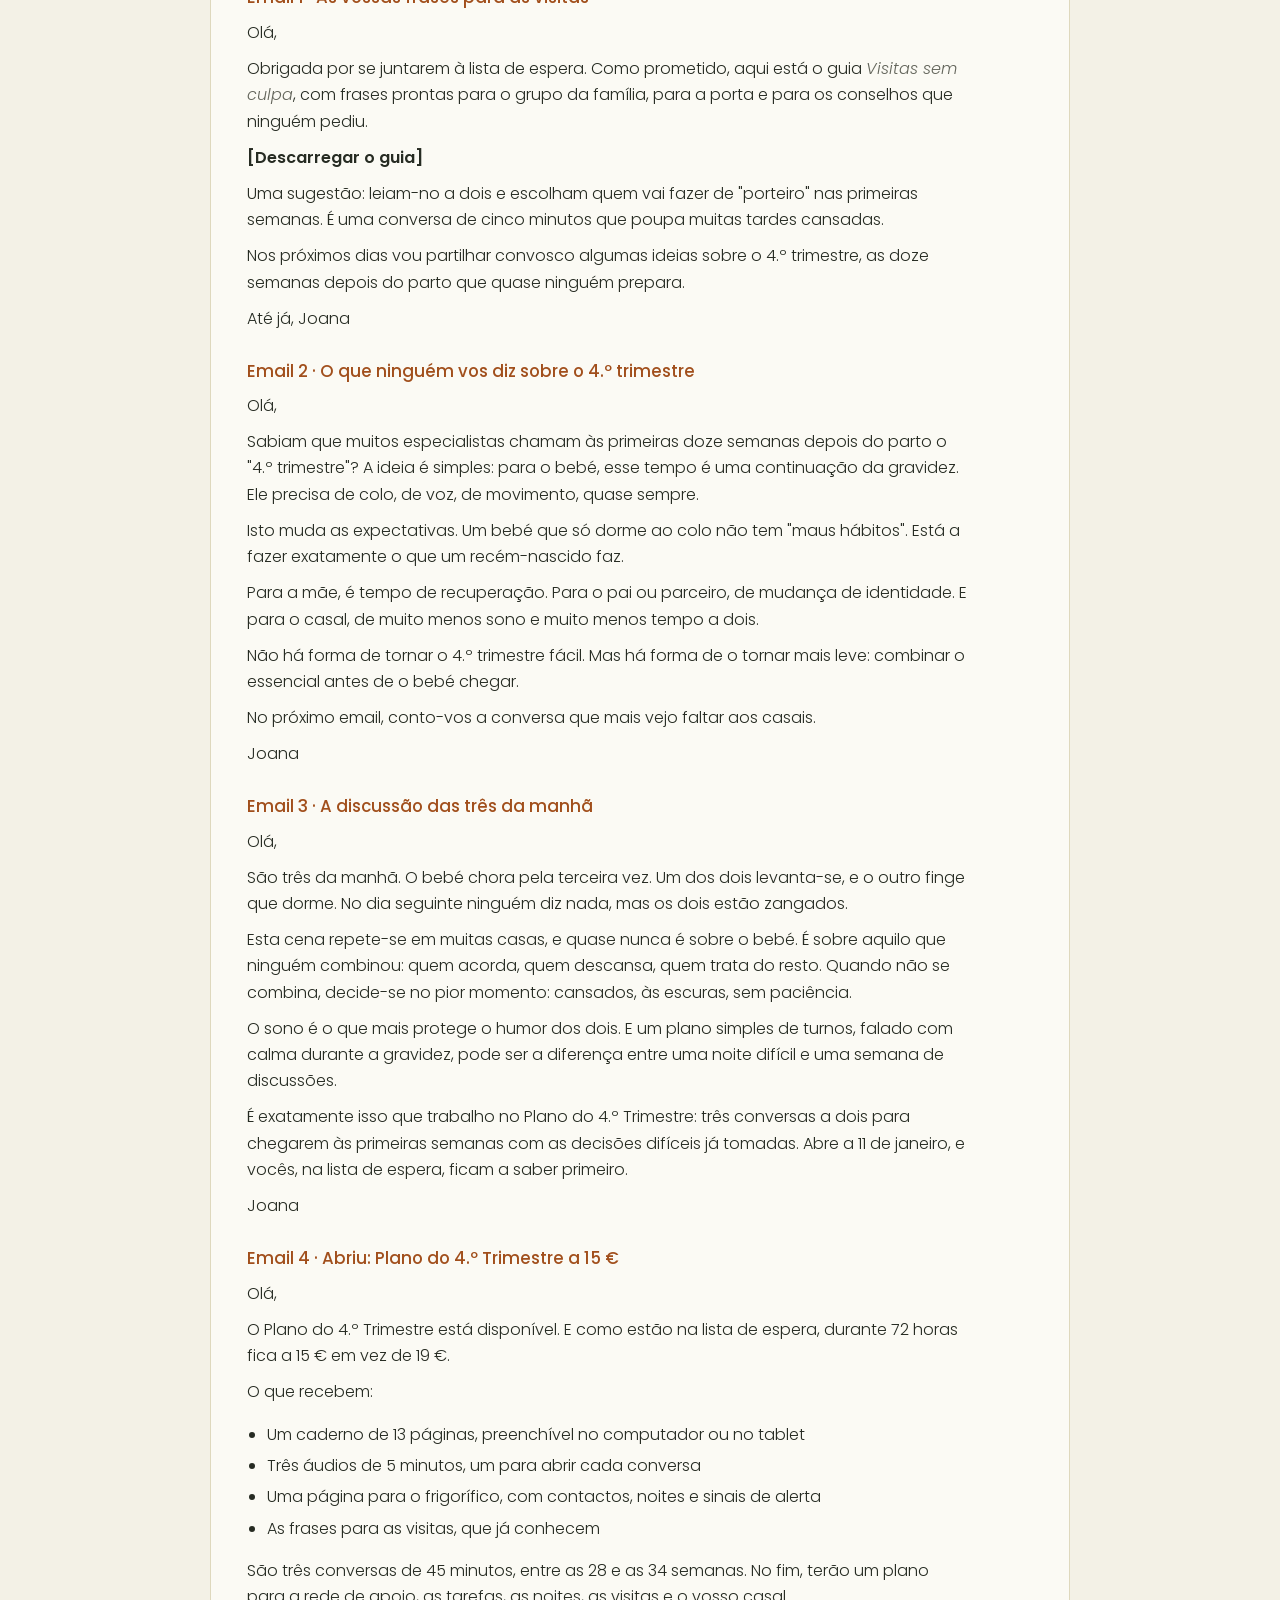
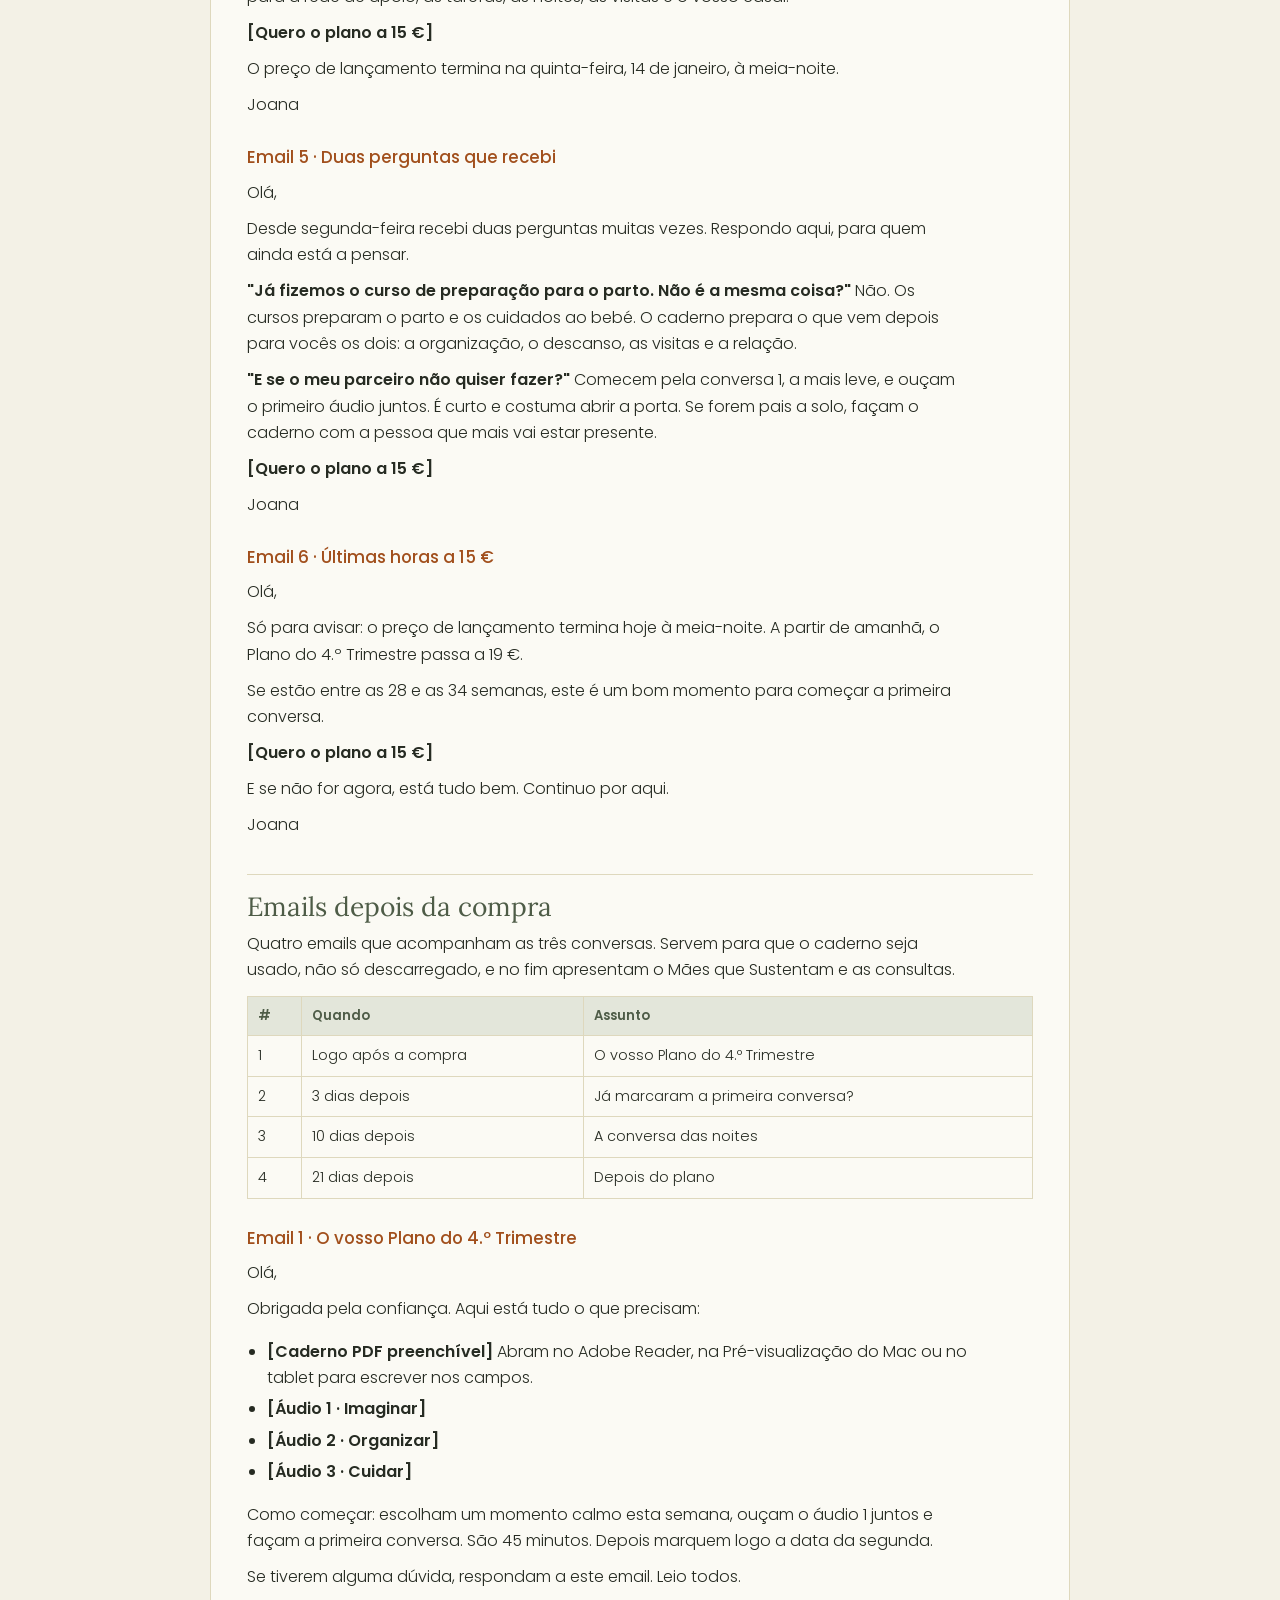
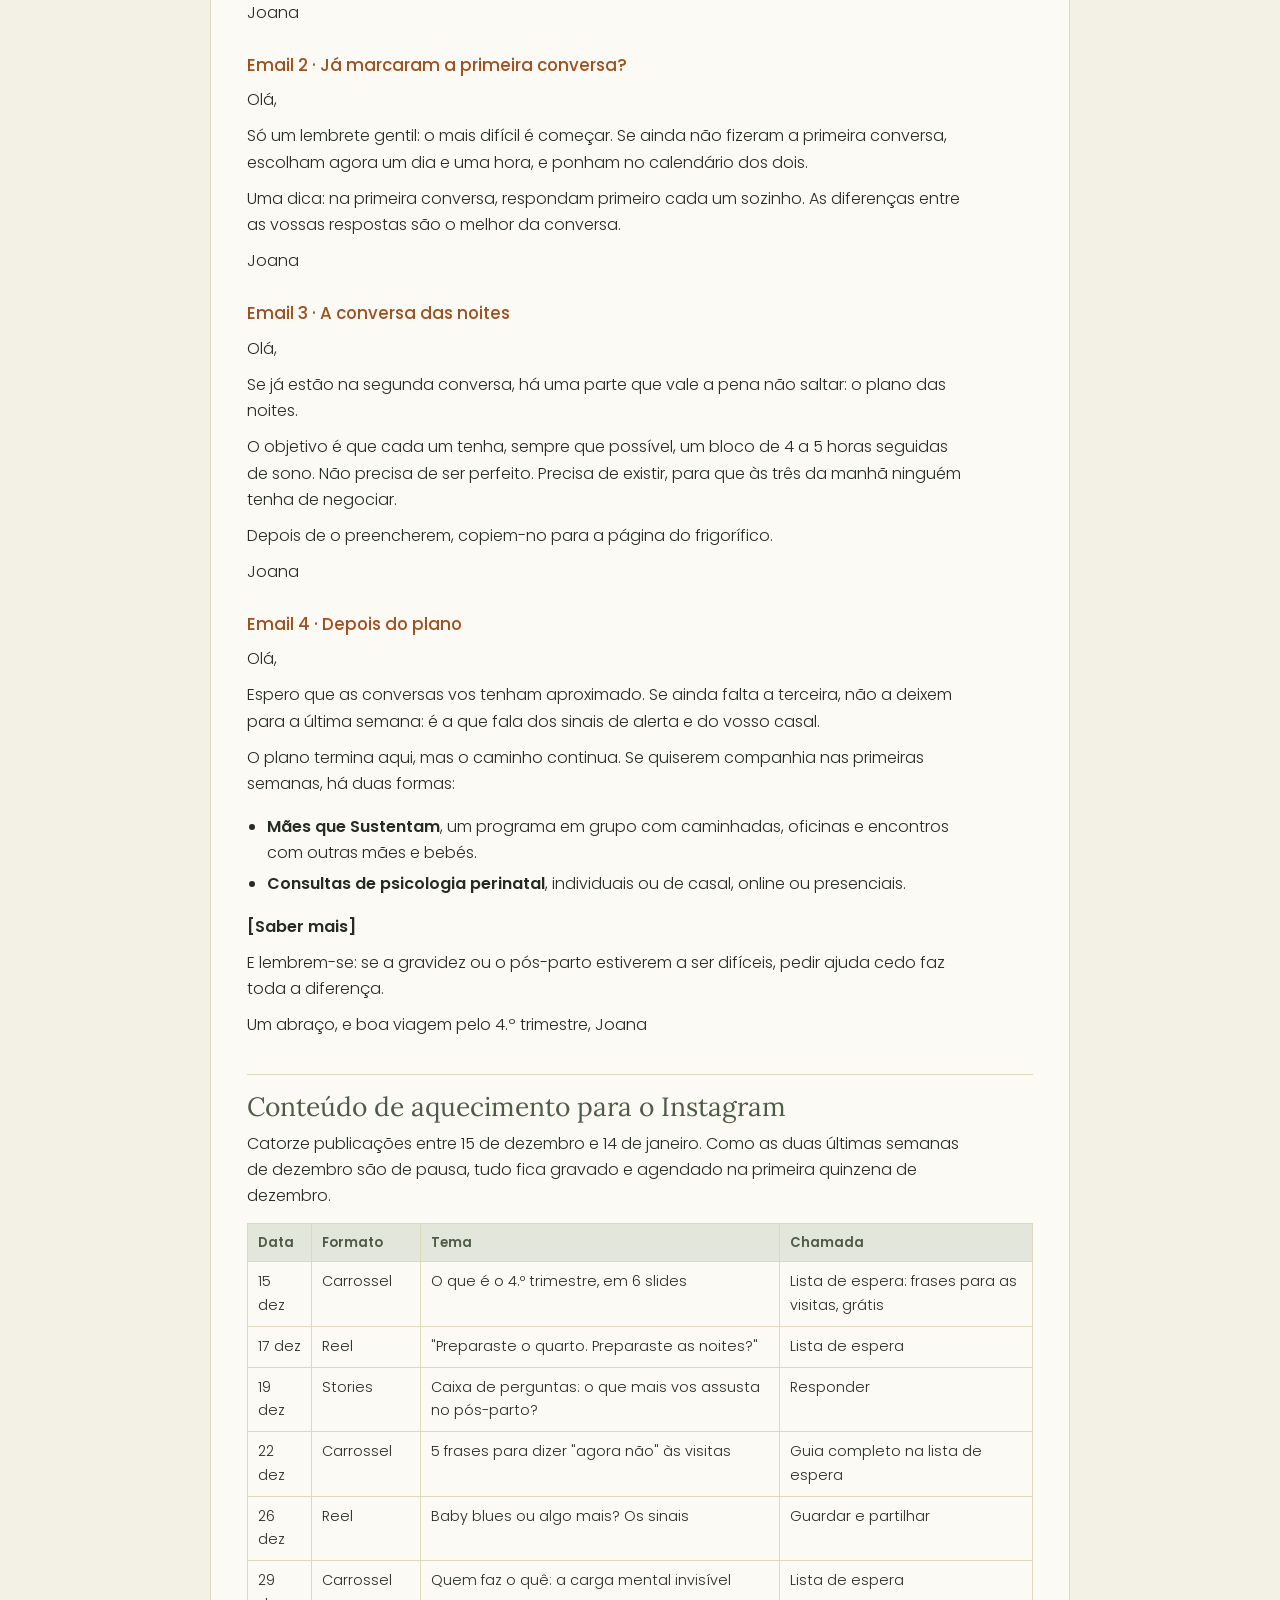
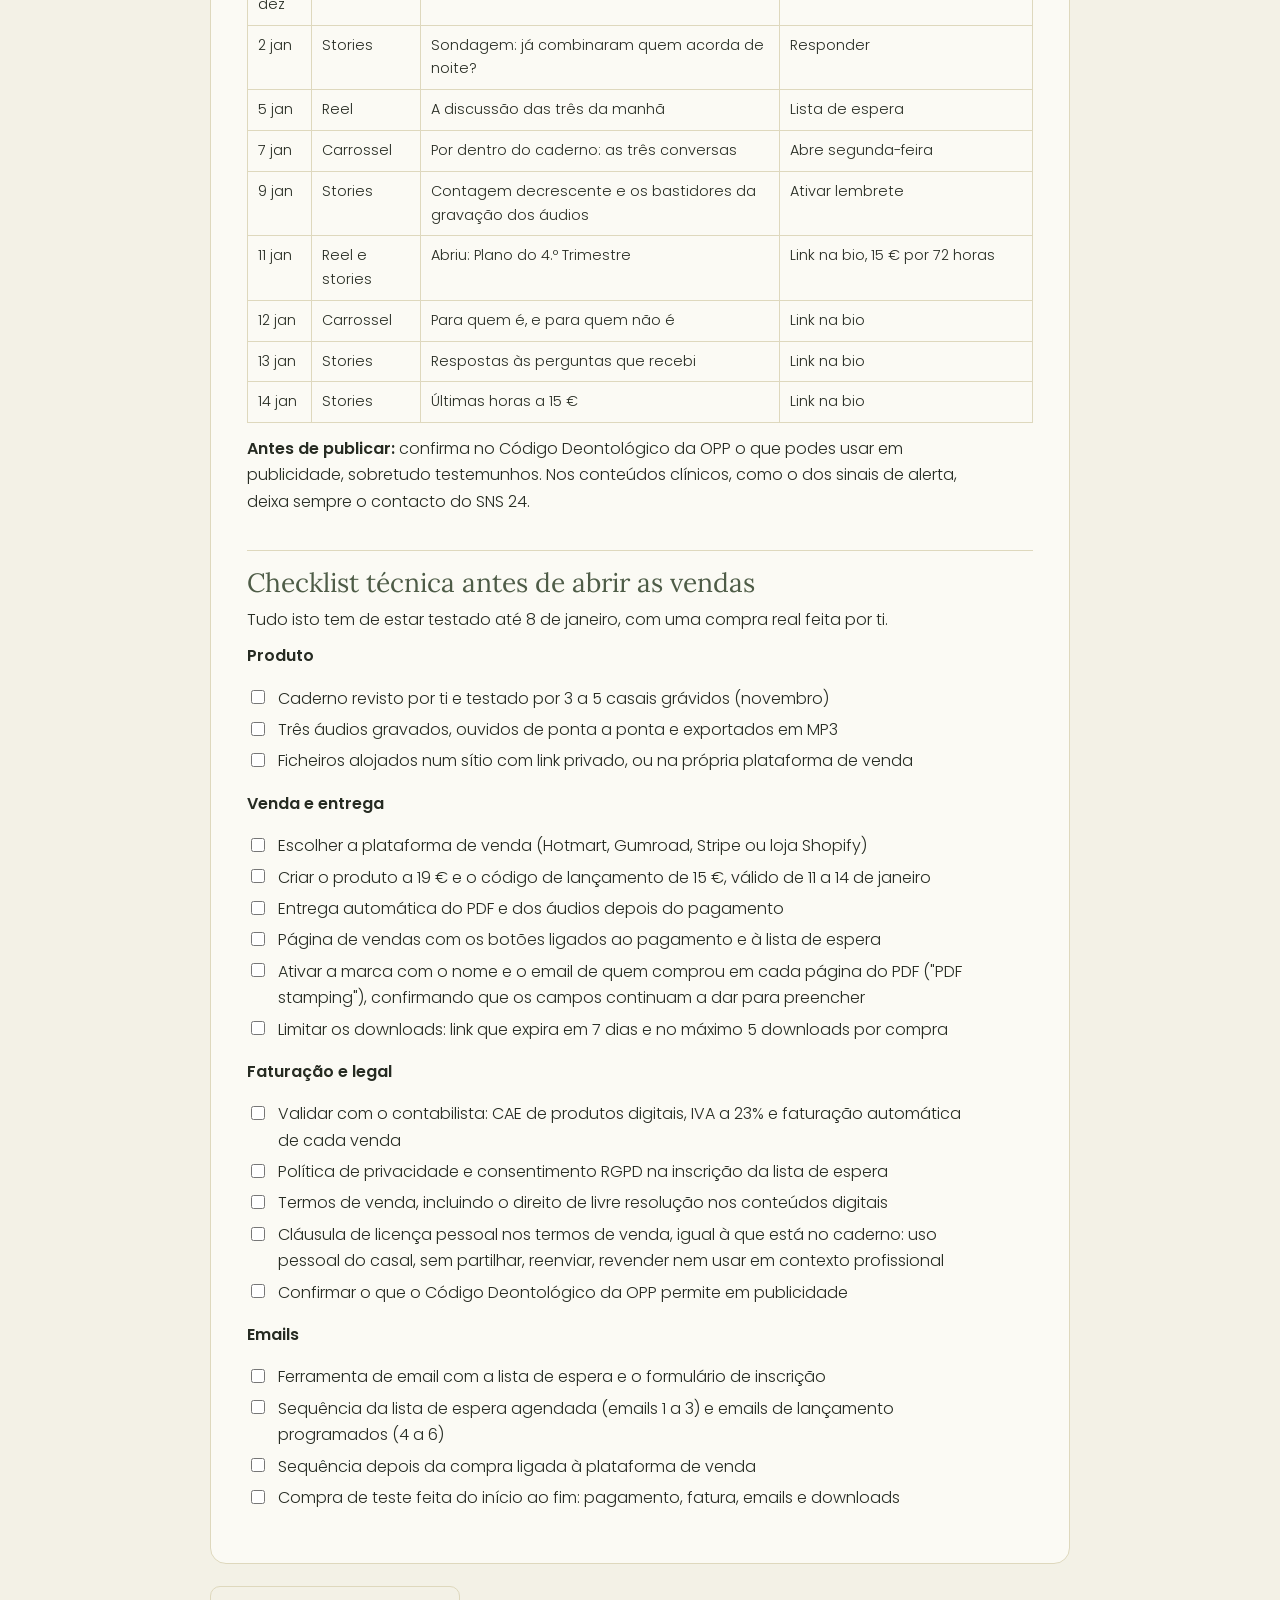
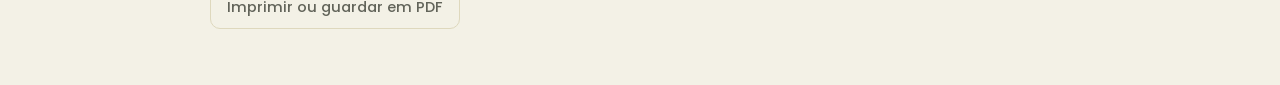
<file: public/kit-lancamento.html>
<!doctype html>
<html lang="pt-PT" data-theme="light">
<head>
<meta charset="utf-8">
<meta name="viewport" content="width=device-width,initial-scale=1,viewport-fit=cover">
<title>Lançamento do Plano do 4.º Trimestre</title>
<link rel="manifest" href="manifest.webmanifest">
<link rel="icon" href="icons/icon.svg" type="image/svg+xml">
<link rel="apple-touch-icon" href="icons/apple-touch-icon.png">
<meta name="theme-color" content="#F3F1E6">
<meta name="apple-mobile-web-app-capable" content="yes">
<meta name="apple-mobile-web-app-title" content="Perinatal">
<link rel="preconnect" href="https://fonts.googleapis.com">
<link rel="preconnect" href="https://fonts.gstatic.com" crossorigin>
<link rel="stylesheet" href="https://fonts.googleapis.com/css2?family=Lora:ital,wght@0,400;0,500;0,600;1,400&family=Poppins:wght@300;400;500;600;700&display=swap">
<link rel="stylesheet" href="css/base.css">
<link rel="stylesheet" href="css/docs.css">
</head>
<body>
<div class="wrap">
  <div class="appbar">
    <a class="marca" href="./"><img src="icons/icon.svg" alt="">O Caminho</a>
    <span class="offline" data-offline hidden>Sem rede · a funcionar offline</span>
    <div class="mods" role="navigation" aria-label="Secções">
      <a href="caminho.html">Mapa</a>
      <a href="psicoeducacao.html">Psicoeducação</a>
      <a href="aldeia.html">A Aldeia</a>
      <a href="crm.html">CRM</a>
    </div>
  </div>
  <article class="doc" data-chave="kit-lancamento">
<h1>Lançamento do Plano do 4.º Trimestre</h1>
<p>Tudo o que é preciso para lançar o caderno a Jan 11, 2027: os guiões dos áudios, os emails, o conteúdo de aquecimento e a checklist técnica.</p>
<h2>O caderno</h2>
<p>O Plano do 4.º Trimestre em PDF, com a paleta Aproximar: 13 páginas, três conversas, página para o frigorífico e frases para as visitas. É este o ficheiro que se entrega depois da compra.</p>
<figure class="caderno">
<a href="ficheiros/plano-4-trimestre-caderno.pdf" download><img src="ficheiros/plano-4-trimestre-capa.jpg" alt="Capa do caderno Plano do 4.º Trimestre" width="300" height="424"></a>
<figcaption>Plano do 4.º Trimestre · caderno em PDF preenchível, 13 páginas<br><a class="btn" href="ficheiros/plano-4-trimestre-caderno.pdf" download>Descarregar o caderno</a> <a class="btn quiet" href="ficheiros/plano-4-trimestre-caderno.pdf" target="_blank" rel="noopener">Abrir</a></figcaption>
</figure>
<h2>Plano de ação de A a Z</h2>
<p>São 32 passos, de hoje até ao balanço em fevereiro, por ordem. O trabalho pesado fica em novembro e na primeira quinzena de dezembro. A partir de 15 de dezembro, a lista de espera e o conteúdo agendado trabalham sozinhos.</p>
<h3>A · Decidir (até 31 de outubro)</h3>
<ul>
<li class="tarefa"><label><input type="checkbox" data-i="1"> Fechar o preço: 19 €, e 15 € para a lista de espera durante 72 horas</label></li>
<li class="tarefa"><label><input type="checkbox" data-i="2"> Escolher a plataforma de venda (Hotmart, Gumroad, Stripe ou a loja Shopify)</label></li>
<li class="tarefa"><label><input type="checkbox" data-i="3"> Escolher a ferramenta de email para a lista de espera e as sequências</label></li>
<li class="tarefa"><label><input type="checkbox" data-i="4"> Validar com o contabilista: CAE de produtos digitais, IVA a 23% e faturação automática a partir de janeiro</label></li>
<li class="tarefa"><label><input type="checkbox" data-i="5"> Confirmar com a orientadora e no Código Deontológico da OPP o que podes usar em publicidade</label></li>
</ul>
<h3>B · Acabar o produto (novembro)</h3>
<ul>
<li class="tarefa"><label><input type="checkbox" data-i="6"> Rever o texto final do caderno</label></li>
<li class="tarefa"><label><input type="checkbox" data-i="7"> PDF preenchível feito a 20 de outubro (120 campos). Falta testar no Adobe Reader, na Pré-visualização do Mac e num tablet</label></li>
<li class="tarefa"><label><input type="checkbox" data-i="8"> Testar o caderno com 3 a 5 casais grávidos e recolher o que mudariam</label></li>
<li class="tarefa"><label><input type="checkbox" data-i="9"> Ajustar o caderno com o que os casais disseram</label></li>
<li class="tarefa"><label><input type="checkbox" data-i="10"> Criar o isco da lista de espera: o guia Visitas sem culpa, em PDF</label></li>
<li class="tarefa"><label><input type="checkbox" data-i="11"> Gravar os três áudios com os guiões deste documento, ouvir de ponta a ponta e exportar em MP3</label></li>
</ul>
<h3>C · Montar a parte técnica (até 5 de dezembro)</h3>
<ul>
<li class="tarefa"><label><input type="checkbox" data-i="12"> Pôr a página de vendas no ar, com os botões ligados à lista de espera</label></li>
<li class="tarefa"><label><input type="checkbox" data-i="13"> Criar o formulário da lista de espera, com consentimento RGPD e entrega automática do isco</label></li>
<li class="tarefa"><label><input type="checkbox" data-i="14"> Criar o produto a 19 € e o código de 15 €, válido de 11 a 14 de janeiro</label></li>
<li class="tarefa"><label><input type="checkbox" data-i="15"> Configurar a entrega automática do PDF e dos áudios depois do pagamento</label></li>
<li class="tarefa"><label><input type="checkbox" data-i="16"> Programar os emails 1 a 3 (lista de espera), 4 a 6 (lançamento) e os 4 emails depois da compra</label></li>
<li class="tarefa"><label><input type="checkbox" data-i="17"> Publicar a política de privacidade e os termos de venda, com o direito de livre resolução</label></li>
</ul>
<h3>D · Preparar o conteúdo (1 a 14 de dezembro)</h3>
<ul>
<li class="tarefa"><label><input type="checkbox" data-i="18"> Produzir as 14 publicações do aquecimento, em 1080×1350</label></li>
<li class="tarefa"><label><input type="checkbox" data-i="19"> Agendar tudo de 15 de dezembro a 14 de janeiro</label></li>
<li class="tarefa"><label><input type="checkbox" data-i="20"> Pôr na bio o link da lista de espera</label></li>
<li class="tarefa"><label><input type="checkbox" data-i="21"> Avisar quem pode partilhar: enfermeiras dos cursos de preparação, Mamis &amp; Papis, a clínica da Catarina</label></li>
</ul>
<h3>E · Aquecer (15 de dezembro a 7 de janeiro)</h3>
<ul>
<li class="tarefa"><label><input type="checkbox" data-i="22"> Abrir a lista de espera a 15 de dezembro com o carrossel "O que é o 4.º trimestre"</label></li>
<li class="tarefa"><label><input type="checkbox" data-i="23"> Responder à caixa de perguntas de 19 de dezembro e guardar as perguntas para o email 5</label></li>
<li class="tarefa"><label><input type="checkbox" data-i="24"> Na pausa de Natal, só confirmar que os emails e as publicações saíram</label></li>
</ul>
<h3>F · Testar (até 8 de janeiro)</h3>
<ul>
<li class="tarefa"><label><input type="checkbox" data-i="25"> Fazer uma compra real do início ao fim: pagamento, fatura, emails e downloads</label></li>
</ul>
<h3>G · Lançar (11 a 14 de janeiro)</h3>
<ul>
<li class="tarefa"><label><input type="checkbox" data-i="26"> 11 de janeiro, 9h: email 4, reel e stories com o link na bio</label></li>
<li class="tarefa"><label><input type="checkbox" data-i="27"> Responder a mensagens e comentários todos os dias do lançamento</label></li>
<li class="tarefa"><label><input type="checkbox" data-i="28"> 13 de janeiro: email 5 com as perguntas que recebeste</label></li>
<li class="tarefa"><label><input type="checkbox" data-i="29"> 14 de janeiro, 18h: email 6, últimas horas a 15 €</label></li>
</ul>
<h3>Z · Depois do lançamento (15 de janeiro a fevereiro)</h3>
<ul>
<li class="tarefa"><label><input type="checkbox" data-i="30"> Contar inscritos, vendas e a percentagem da lista que comprou</label></li>
<li class="tarefa"><label><input type="checkbox" data-i="31"> Ler as respostas aos emails depois da compra e ajustar o caderno</label></li>
<li class="tarefa"><label><input type="checkbox" data-i="32"> Ligar quem comprou ao Caminho do 4.º Trimestre (fevereiro) e ao Círculo de grávidas (abril)</label></li>
</ul>
<h2>Calendário do lançamento</h2>
<figure class="grafico" data-grafico="lancamento-plano4"></figure>
<p>O trabalho concentra-se em novembro e na primeira quinzena de dezembro. A lista de espera e o conteúdo agendado trabalham sozinhos durante a pausa de Natal, e as vendas abrem a 11 de janeiro.</p>
<h2>Guiões dos três áudios</h2>
<p>Cada guião tem cerca de 500 palavras, o que dá 4 a 5 minutos a um ritmo calmo. Grava no telemóvel, num quarto com cortinas ou almofadas, e lê como se falasses com um casal à tua frente. As pausas marcadas com (pausa) são de dois segundos.</p>
<h3>Áudio 1 · Imaginar</h3>
<p>Olá. Sou a Joana, psicóloga perinatal, e vou acompanhar-vos nestas três conversas.</p>
<p>Antes de abrirem o caderno, queria pedir-vos uma coisa simples: sentem-se juntos, num sítio confortável, e pousem os telemóveis longe. (pausa) Este tempo é só vosso.</p>
<p>Provavelmente já prepararam muita coisa: o quarto, a roupa, a mala para a maternidade. É natural. O que quase ninguém prepara são as primeiras semanas em casa, com o bebé. E é aí que a maioria dos casais sente mais o peso.</p>
<p>Chamamos a este período o 4.º trimestre. As primeiras doze semanas depois do parto são, para o bebé, uma continuação da gravidez: ele ainda precisa de estar quase sempre perto, ao colo, a ouvir a vossa voz. Acordar de poucas em poucas horas não é um problema a resolver. É o que um recém-nascido faz.</p>
<p>Para a mãe, é tempo de recuperação, de corpo e de emoções. Para o pai ou parceiro, é também uma mudança de identidade, muitas vezes sem espaço para ser falada. E para o casal, é uma fase com menos sono, menos tempo e mais decisões. (pausa) Discutir mais nesta fase é esperado. Não quer dizer que algo esteja errado.</p>
<p>Hoje não vão decidir nada. Hoje vão imaginar. No caderno, há algumas perguntas: como imaginam um dia normal com o bebé, o que vos entusiasma, o que receiam. Respondam primeiro cada um sozinho, e só depois partilhem.</p>
<p>Quando ouvirem algo inesperado do outro, experimentem uma frase: "conta-me mais". (pausa) A curiosidade abre conversas que a pressa fecha.</p>
<p>Não há respostas certas. Há as vossas. E é nas diferenças entre as vossas respostas que estão as conversas mais importantes.</p>
<p>No fim, escolham juntos uma frase para este tempo, um lema. Pode ser simples: "devagar e juntos". E marquem já a data da próxima conversa.</p>
<p>Boa conversa. Estou convosco.</p>
<h3>Áudio 2 · Organizar</h3>
<p>Olá outra vez. Hoje é a conversa mais prática das três, e talvez a que mais vos vai poupar nas primeiras semanas.</p>
<p>Comecem por respirar juntos três vezes, devagar. (pausa) Inspirem pelo nariz, e soltem o ar mais devagar do que entrou. (pausa)</p>
<p>Vamos falar de quatro coisas: a rede de apoio, quem faz o quê, as noites e as visitas.</p>
<p>Primeiro, a rede. Quase toda a gente quer ajudar, mas pouca gente sabe como. "Se precisarem de alguma coisa, digam" é uma frase bonita que raramente resulta. O que resulta é um pedido concreto: "podes trazer-nos uma sopa à quinta-feira?". No caderno, escrevam nomes e tarefas. E se a vossa rede é pequena, não estão sozinhos: muitas famílias vivem longe da sua aldeia. Pensem também no que podem pagar ou pedir fora da família.</p>
<p>Depois, quem faz o quê. Nas primeiras semanas, a mãe recupera e alimenta o bebé. Quase todo o resto deve passar para o outro adulto e para a rede. Dividam tarefas inteiras: quem tem a tarefa também se lembra dela. Porque além de fazer, alguém tem de pensar, planear e lembrar. Isso chama-se carga mental, e pesa tanto como o resto.</p>
<p>As noites. O sono é o que mais protege o humor dos dois. O objetivo é que cada um tenha, sempre que possível, um bloco de quatro a cinco horas seguidas. Combinem turnos. Não precisa de ser perfeito; precisa de existir.</p>
<p>E as visitas. Combinem as regras agora, para não terem de as inventar à porta, cansados. Escolham quem faz de porteiro. Às vezes é mais fácil ser o pai ou o parceiro a dizer "hoje não".</p>
<p>(pausa) Uma última coisa. Combinem que qualquer forma de alimentar o bebé com amor é uma boa forma. Isso tira muito peso de cima de muitas mães.</p>
<p>Boa conversa.</p>
<h3>Áudio 3 · Cuidar</h3>
<p>Olá. Esta é a última conversa, e talvez a mais delicada. Hoje vamos falar de cuidar: do corpo, da saúde mental e do vosso casal.</p>
<p>Sentem-se perto um do outro. (pausa) Se quiserem, deem a mão.</p>
<p>A recuperação de um parto leva semanas, às vezes meses. Marquem a consulta de revisão do puerpério e pensem numa avaliação do pavimento pélvico. Depois de uma cesariana, a mãe não deve carregar pesos. Isto também é plano.</p>
<p>Agora, a saúde mental. Muitas mães têm, na primeira semana, dias de choro e de sensibilidade. Chama-se baby blues e costuma passar sozinho até às duas semanas. Mas se a tristeza, a irritação, a ansiedade ou a culpa não passarem, ou se deixarem de conseguir dormir mesmo quando podem, é tempo de pedir ajuda. Isto vale para a mãe e vale para o pai. A depressão no pai existe, e muitas vezes aparece como irritação ou afastamento.</p>
<p>(pausa) E se algum de vocês tiver pensamentos de morrer, de se magoar ou de fazer mal ao bebé, procurem ajuda no mesmo dia. Liguem 112 ou SNS 24. Pedir ajuda não é falhar. É cuidar da família.</p>
<p>No caderno, há uma tabela para cada um escrever: quais são os meus sinais de que não estou bem, o que me ajuda, o que não me ajuda. Escrevam com honestidade. É um presente que dão ao outro.</p>
<p>Por fim, o vosso casal. Com um bebé em casa, o casal só se encontra se marcar encontro. Proponho-vos dez minutos por semana, sem telemóveis, com quatro perguntas simples. Escolham já o dia e a hora.</p>
<p>(pausa) Não vão fazer tudo como planearam. E ainda bem. O plano não é uma promessa. É a conversa que tiveram para chegar lá juntos.</p>
<p>Foi um gosto acompanhar-vos. Boa viagem pelo 4.º trimestre.</p>
<h2>Emails da lista de espera e do lançamento</h2>
<p>Seis emails: um de boas-vindas com o isco, três de aquecimento e três de vendas. Assinados sempre como Joana, escritos como uma conversa.</p>
<div class="tw"><table>
<thead>
<tr>
<th>#</th>
<th>Quando</th>
<th>Assunto</th>
<th>Objetivo</th>
</tr>
</thead>
<tbody>
<tr>
<td>1</td>
<td>Logo após a inscrição</td>
<td>As vossas frases para as visitas</td>
<td>Entregar o isco e criar relação</td>
</tr>
<tr>
<td>2</td>
<td>2 dias depois</td>
<td>O que ninguém vos diz sobre o 4.º trimestre</td>
<td>Ensinar o conceito</td>
</tr>
<tr>
<td>3</td>
<td>5 dias depois</td>
<td>A discussão das três da manhã</td>
<td>Mostrar o problema com uma história</td>
</tr>
<tr>
<td>4</td>
<td>11 de janeiro, 9h</td>
<td>Abriu: Plano do 4.º Trimestre a 15 €</td>
<td>Abrir as vendas com preço de lançamento</td>
</tr>
<tr>
<td>5</td>
<td>13 de janeiro, 9h</td>
<td>Duas perguntas que recebi</td>
<td>Responder a objeções</td>
</tr>
<tr>
<td>6</td>
<td>14 de janeiro, 18h</td>
<td>Últimas horas a 15 €</td>
<td>Fechar o preço de lançamento</td>
</tr>
</tbody>
</table></div>
<h3>Email 1 · As vossas frases para as visitas</h3>
<p>Olá,</p>
<p>Obrigada por se juntarem à lista de espera. Como prometido, aqui está o guia <em>Visitas sem culpa</em>, com frases prontas para o grupo da família, para a porta e para os conselhos que ninguém pediu.</p>
<p><strong>[Descarregar o guia]</strong></p>
<p>Uma sugestão: leiam-no a dois e escolham quem vai fazer de "porteiro" nas primeiras semanas. É uma conversa de cinco minutos que poupa muitas tardes cansadas.</p>
<p>Nos próximos dias vou partilhar convosco algumas ideias sobre o 4.º trimestre, as doze semanas depois do parto que quase ninguém prepara.</p>
<p>Até já, Joana</p>
<h3>Email 2 · O que ninguém vos diz sobre o 4.º trimestre</h3>
<p>Olá,</p>
<p>Sabiam que muitos especialistas chamam às primeiras doze semanas depois do parto o "4.º trimestre"? A ideia é simples: para o bebé, esse tempo é uma continuação da gravidez. Ele precisa de colo, de voz, de movimento, quase sempre.</p>
<p>Isto muda as expectativas. Um bebé que só dorme ao colo não tem "maus hábitos". Está a fazer exatamente o que um recém-nascido faz.</p>
<p>Para a mãe, é tempo de recuperação. Para o pai ou parceiro, de mudança de identidade. E para o casal, de muito menos sono e muito menos tempo a dois.</p>
<p>Não há forma de tornar o 4.º trimestre fácil. Mas há forma de o tornar mais leve: combinar o essencial antes de o bebé chegar.</p>
<p>No próximo email, conto-vos a conversa que mais vejo faltar aos casais.</p>
<p>Joana</p>
<h3>Email 3 · A discussão das três da manhã</h3>
<p>Olá,</p>
<p>São três da manhã. O bebé chora pela terceira vez. Um dos dois levanta-se, e o outro finge que dorme. No dia seguinte ninguém diz nada, mas os dois estão zangados.</p>
<p>Esta cena repete-se em muitas casas, e quase nunca é sobre o bebé. É sobre aquilo que ninguém combinou: quem acorda, quem descansa, quem trata do resto. Quando não se combina, decide-se no pior momento: cansados, às escuras, sem paciência.</p>
<p>O sono é o que mais protege o humor dos dois. E um plano simples de turnos, falado com calma durante a gravidez, pode ser a diferença entre uma noite difícil e uma semana de discussões.</p>
<p>É exatamente isso que trabalho no Plano do 4.º Trimestre: três conversas a dois para chegarem às primeiras semanas com as decisões difíceis já tomadas. Abre a 11 de janeiro, e vocês, na lista de espera, ficam a saber primeiro.</p>
<p>Joana</p>
<h3>Email 4 · Abriu: Plano do 4.º Trimestre a 15 €</h3>
<p>Olá,</p>
<p>O Plano do 4.º Trimestre está disponível. E como estão na lista de espera, durante 72 horas fica a 15 € em vez de 19 €.</p>
<p>O que recebem:</p>
<ul>
<li>Um caderno de 13 páginas, preenchível no computador ou no tablet</li>
<li>Três áudios de 5 minutos, um para abrir cada conversa</li>
<li>Uma página para o frigorífico, com contactos, noites e sinais de alerta</li>
<li>As frases para as visitas, que já conhecem</li>
</ul>
<p>São três conversas de 45 minutos, entre as 28 e as 34 semanas. No fim, terão um plano para a rede de apoio, as tarefas, as noites, as visitas e o vosso casal.</p>
<p><strong>[Quero o plano a 15 €]</strong></p>
<p>O preço de lançamento termina na quinta-feira, 14 de janeiro, à meia-noite.</p>
<p>Joana</p>
<h3>Email 5 · Duas perguntas que recebi</h3>
<p>Olá,</p>
<p>Desde segunda-feira recebi duas perguntas muitas vezes. Respondo aqui, para quem ainda está a pensar.</p>
<p><strong>"Já fizemos o curso de preparação para o parto. Não é a mesma coisa?"</strong> Não. Os cursos preparam o parto e os cuidados ao bebé. O caderno prepara o que vem depois para vocês os dois: a organização, o descanso, as visitas e a relação.</p>
<p><strong>"E se o meu parceiro não quiser fazer?"</strong> Comecem pela conversa 1, a mais leve, e ouçam o primeiro áudio juntos. É curto e costuma abrir a porta. Se forem pais a solo, façam o caderno com a pessoa que mais vai estar presente.</p>
<p><strong>[Quero o plano a 15 €]</strong></p>
<p>Joana</p>
<h3>Email 6 · Últimas horas a 15 €</h3>
<p>Olá,</p>
<p>Só para avisar: o preço de lançamento termina hoje à meia-noite. A partir de amanhã, o Plano do 4.º Trimestre passa a 19 €.</p>
<p>Se estão entre as 28 e as 34 semanas, este é um bom momento para começar a primeira conversa.</p>
<p><strong>[Quero o plano a 15 €]</strong></p>
<p>E se não for agora, está tudo bem. Continuo por aqui.</p>
<p>Joana</p>
<h2>Emails depois da compra</h2>
<p>Quatro emails que acompanham as três conversas. Servem para que o caderno seja usado, não só descarregado, e no fim apresentam o Mães que Sustentam e as consultas.</p>
<div class="tw"><table>
<thead>
<tr>
<th>#</th>
<th>Quando</th>
<th>Assunto</th>
</tr>
</thead>
<tbody>
<tr>
<td>1</td>
<td>Logo após a compra</td>
<td>O vosso Plano do 4.º Trimestre</td>
</tr>
<tr>
<td>2</td>
<td>3 dias depois</td>
<td>Já marcaram a primeira conversa?</td>
</tr>
<tr>
<td>3</td>
<td>10 dias depois</td>
<td>A conversa das noites</td>
</tr>
<tr>
<td>4</td>
<td>21 dias depois</td>
<td>Depois do plano</td>
</tr>
</tbody>
</table></div>
<h3>Email 1 · O vosso Plano do 4.º Trimestre</h3>
<p>Olá,</p>
<p>Obrigada pela confiança. Aqui está tudo o que precisam:</p>
<ul>
<li><strong>[Caderno PDF preenchível]</strong> Abram no Adobe Reader, na Pré-visualização do Mac ou no tablet para escrever nos campos.</li>
<li><strong>[Áudio 1 · Imaginar]</strong></li>
<li><strong>[Áudio 2 · Organizar]</strong></li>
<li><strong>[Áudio 3 · Cuidar]</strong></li>
</ul>
<p>Como começar: escolham um momento calmo esta semana, ouçam o áudio 1 juntos e façam a primeira conversa. São 45 minutos. Depois marquem logo a data da segunda.</p>
<p>Se tiverem alguma dúvida, respondam a este email. Leio todos.</p>
<p>Joana</p>
<h3>Email 2 · Já marcaram a primeira conversa?</h3>
<p>Olá,</p>
<p>Só um lembrete gentil: o mais difícil é começar. Se ainda não fizeram a primeira conversa, escolham agora um dia e uma hora, e ponham no calendário dos dois.</p>
<p>Uma dica: na primeira conversa, respondam primeiro cada um sozinho. As diferenças entre as vossas respostas são o melhor da conversa.</p>
<p>Joana</p>
<h3>Email 3 · A conversa das noites</h3>
<p>Olá,</p>
<p>Se já estão na segunda conversa, há uma parte que vale a pena não saltar: o plano das noites.</p>
<p>O objetivo é que cada um tenha, sempre que possível, um bloco de 4 a 5 horas seguidas de sono. Não precisa de ser perfeito. Precisa de existir, para que às três da manhã ninguém tenha de negociar.</p>
<p>Depois de o preencherem, copiem-no para a página do frigorífico.</p>
<p>Joana</p>
<h3>Email 4 · Depois do plano</h3>
<p>Olá,</p>
<p>Espero que as conversas vos tenham aproximado. Se ainda falta a terceira, não a deixem para a última semana: é a que fala dos sinais de alerta e do vosso casal.</p>
<p>O plano termina aqui, mas o caminho continua. Se quiserem companhia nas primeiras semanas, há duas formas:</p>
<ul>
<li><strong>Mães que Sustentam</strong>, um programa em grupo com caminhadas, oficinas e encontros com outras mães e bebés.</li>
<li><strong>Consultas de psicologia perinatal</strong>, individuais ou de casal, online ou presenciais.</li>
</ul>
<p><strong>[Saber mais]</strong></p>
<p>E lembrem-se: se a gravidez ou o pós-parto estiverem a ser difíceis, pedir ajuda cedo faz toda a diferença.</p>
<p>Um abraço, e boa viagem pelo 4.º trimestre, Joana</p>
<h2>Conteúdo de aquecimento para o Instagram</h2>
<p>Catorze publicações entre 15 de dezembro e 14 de janeiro. Como as duas últimas semanas de dezembro são de pausa, tudo fica gravado e agendado na primeira quinzena de dezembro.</p>
<div class="tw"><table>
<thead>
<tr>
<th>Data</th>
<th>Formato</th>
<th>Tema</th>
<th>Chamada</th>
</tr>
</thead>
<tbody>
<tr>
<td>15 dez</td>
<td>Carrossel</td>
<td>O que é o 4.º trimestre, em 6 slides</td>
<td>Lista de espera: frases para as visitas, grátis</td>
</tr>
<tr>
<td>17 dez</td>
<td>Reel</td>
<td>"Preparaste o quarto. Preparaste as noites?"</td>
<td>Lista de espera</td>
</tr>
<tr>
<td>19 dez</td>
<td>Stories</td>
<td>Caixa de perguntas: o que mais vos assusta no pós-parto?</td>
<td>Responder</td>
</tr>
<tr>
<td>22 dez</td>
<td>Carrossel</td>
<td>5 frases para dizer "agora não" às visitas</td>
<td>Guia completo na lista de espera</td>
</tr>
<tr>
<td>26 dez</td>
<td>Reel</td>
<td>Baby blues ou algo mais? Os sinais</td>
<td>Guardar e partilhar</td>
</tr>
<tr>
<td>29 dez</td>
<td>Carrossel</td>
<td>Quem faz o quê: a carga mental invisível</td>
<td>Lista de espera</td>
</tr>
<tr>
<td>2 jan</td>
<td>Stories</td>
<td>Sondagem: já combinaram quem acorda de noite?</td>
<td>Responder</td>
</tr>
<tr>
<td>5 jan</td>
<td>Reel</td>
<td>A discussão das três da manhã</td>
<td>Lista de espera</td>
</tr>
<tr>
<td>7 jan</td>
<td>Carrossel</td>
<td>Por dentro do caderno: as três conversas</td>
<td>Abre segunda-feira</td>
</tr>
<tr>
<td>9 jan</td>
<td>Stories</td>
<td>Contagem decrescente e os bastidores da gravação dos áudios</td>
<td>Ativar lembrete</td>
</tr>
<tr>
<td>11 jan</td>
<td>Reel e stories</td>
<td>Abriu: Plano do 4.º Trimestre</td>
<td>Link na bio, 15 € por 72 horas</td>
</tr>
<tr>
<td>12 jan</td>
<td>Carrossel</td>
<td>Para quem é, e para quem não é</td>
<td>Link na bio</td>
</tr>
<tr>
<td>13 jan</td>
<td>Stories</td>
<td>Respostas às perguntas que recebi</td>
<td>Link na bio</td>
</tr>
<tr>
<td>14 jan</td>
<td>Stories</td>
<td>Últimas horas a 15 €</td>
<td>Link na bio</td>
</tr>
</tbody>
</table></div>
<p><strong>Antes de publicar:</strong> confirma no Código Deontológico da OPP o que podes usar em publicidade, sobretudo testemunhos. Nos conteúdos clínicos, como o dos sinais de alerta, deixa sempre o contacto do SNS 24.</p>
<h2>Checklist técnica antes de abrir as vendas</h2>
<p>Tudo isto tem de estar testado até 8 de janeiro, com uma compra real feita por ti.</p>
<p><strong>Produto</strong></p>
<ul>
<li class="tarefa"><label><input type="checkbox" data-i="33"> Caderno revisto por ti e testado por 3 a 5 casais grávidos (novembro)</label></li>
<li class="tarefa"><label><input type="checkbox" data-i="34"> Três áudios gravados, ouvidos de ponta a ponta e exportados em MP3</label></li>
<li class="tarefa"><label><input type="checkbox" data-i="35"> Ficheiros alojados num sítio com link privado, ou na própria plataforma de venda</label></li>
</ul>
<p><strong>Venda e entrega</strong></p>
<ul>
<li class="tarefa"><label><input type="checkbox" data-i="36"> Escolher a plataforma de venda (Hotmart, Gumroad, Stripe ou loja Shopify)</label></li>
<li class="tarefa"><label><input type="checkbox" data-i="37"> Criar o produto a 19 € e o código de lançamento de 15 €, válido de 11 a 14 de janeiro</label></li>
<li class="tarefa"><label><input type="checkbox" data-i="38"> Entrega automática do PDF e dos áudios depois do pagamento</label></li>
<li class="tarefa"><label><input type="checkbox" data-i="39"> Página de vendas com os botões ligados ao pagamento e à lista de espera</label></li>
<li class="tarefa"><label><input type="checkbox" data-i="40"> Ativar a marca com o nome e o email de quem comprou em cada página do PDF ("PDF stamping"), confirmando que os campos continuam a dar para preencher</label></li>
<li class="tarefa"><label><input type="checkbox" data-i="41"> Limitar os downloads: link que expira em 7 dias e no máximo 5 downloads por compra</label></li>
</ul>
<p><strong>Faturação e legal</strong></p>
<ul>
<li class="tarefa"><label><input type="checkbox" data-i="42"> Validar com o contabilista: CAE de produtos digitais, IVA a 23% e faturação automática de cada venda</label></li>
<li class="tarefa"><label><input type="checkbox" data-i="43"> Política de privacidade e consentimento RGPD na inscrição da lista de espera</label></li>
<li class="tarefa"><label><input type="checkbox" data-i="44"> Termos de venda, incluindo o direito de livre resolução nos conteúdos digitais</label></li>
<li class="tarefa"><label><input type="checkbox" data-i="45"> Cláusula de licença pessoal nos termos de venda, igual à que está no caderno: uso pessoal do casal, sem partilhar, reenviar, revender nem usar em contexto profissional</label></li>
<li class="tarefa"><label><input type="checkbox" data-i="46"> Confirmar o que o Código Deontológico da OPP permite em publicidade</label></li>
</ul>
<p><strong>Emails</strong></p>
<ul>
<li class="tarefa"><label><input type="checkbox" data-i="47"> Ferramenta de email com a lista de espera e o formulário de inscrição</label></li>
<li class="tarefa"><label><input type="checkbox" data-i="48"> Sequência da lista de espera agendada (emails 1 a 3) e emails de lançamento programados (4 a 6)</label></li>
<li class="tarefa"><label><input type="checkbox" data-i="49"> Sequência depois da compra ligada à plataforma de venda</label></li>
<li class="tarefa"><label><input type="checkbox" data-i="50"> Compra de teste feita do início ao fim: pagamento, fatura, emails e downloads</label></li>
</ul>
  </article>
  <div class="row"><button class="btn quiet" type="button" onclick="print()">Imprimir ou guardar em PDF</button></div>
</div>
<script src="js/docs.js"></script>
<script src="js/graficos.js"></script>
<script src="js/app.js"></script>
</body>
</html>
</file>
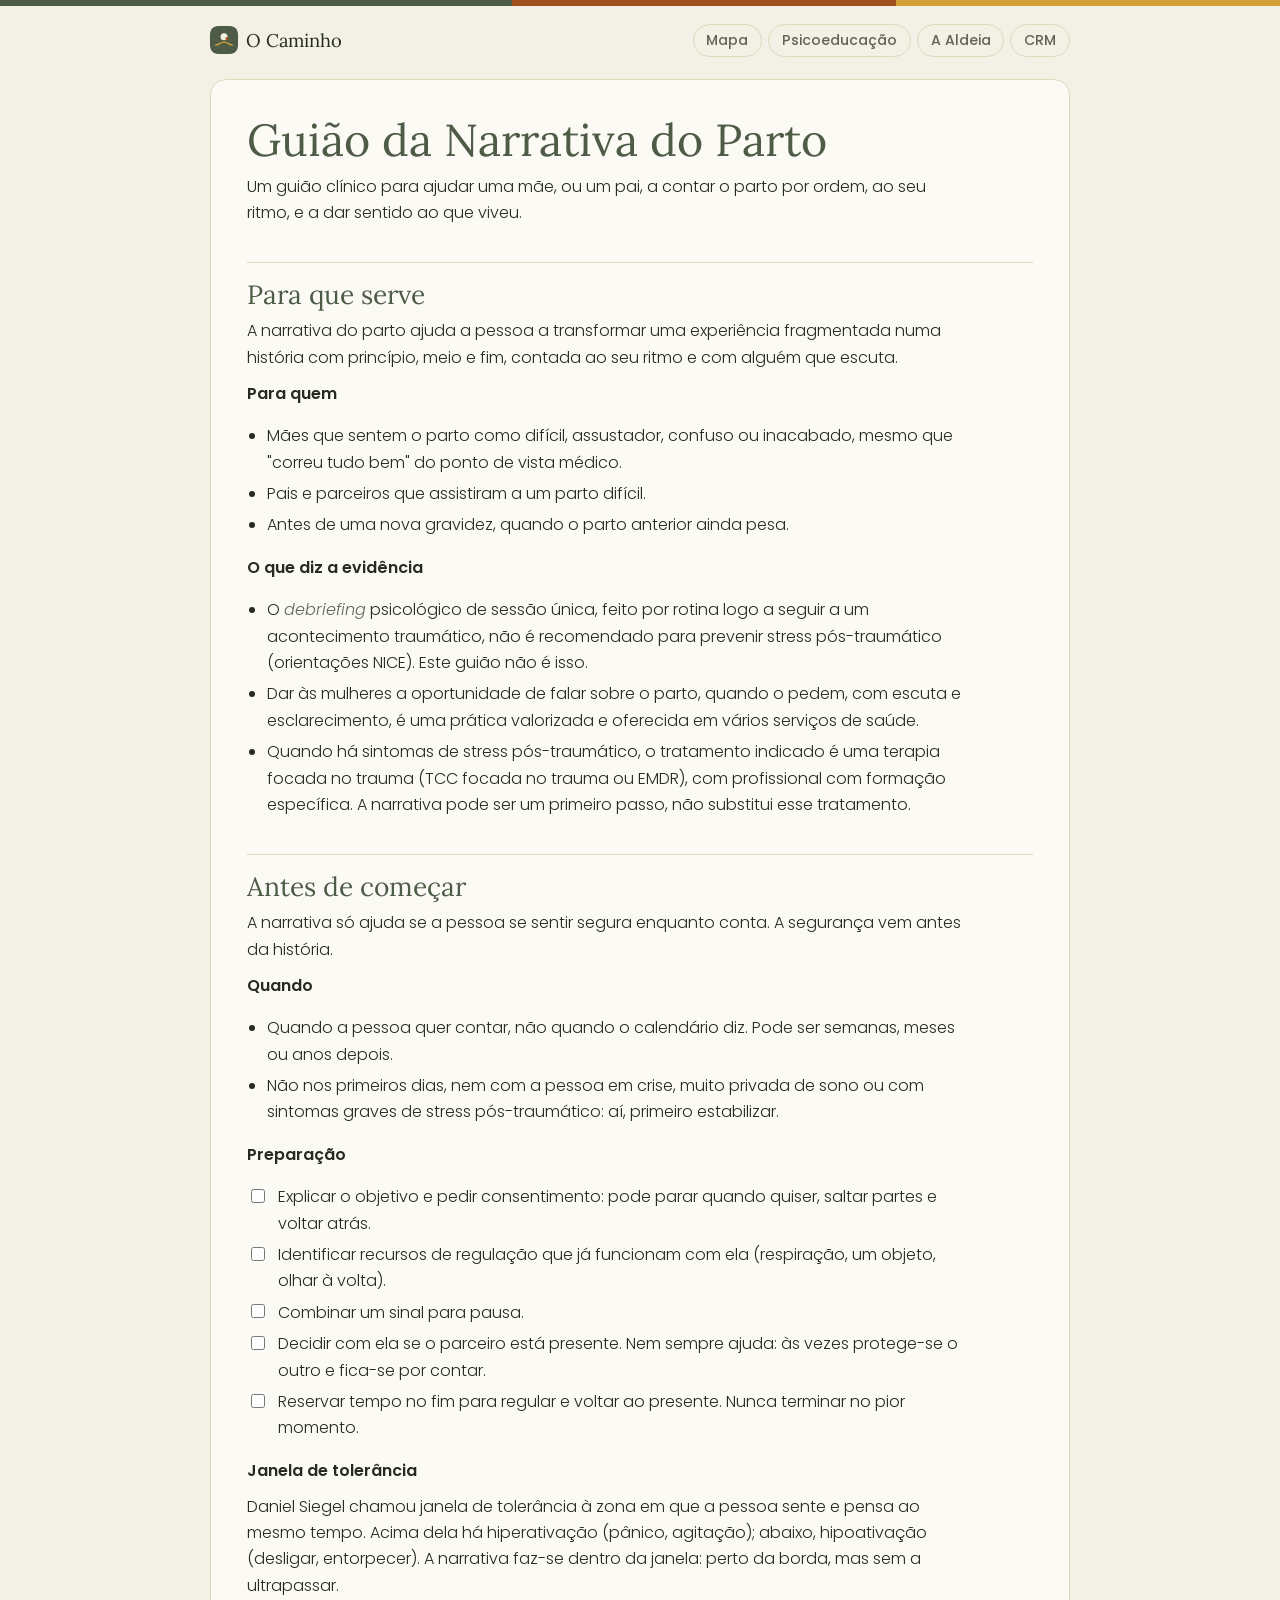
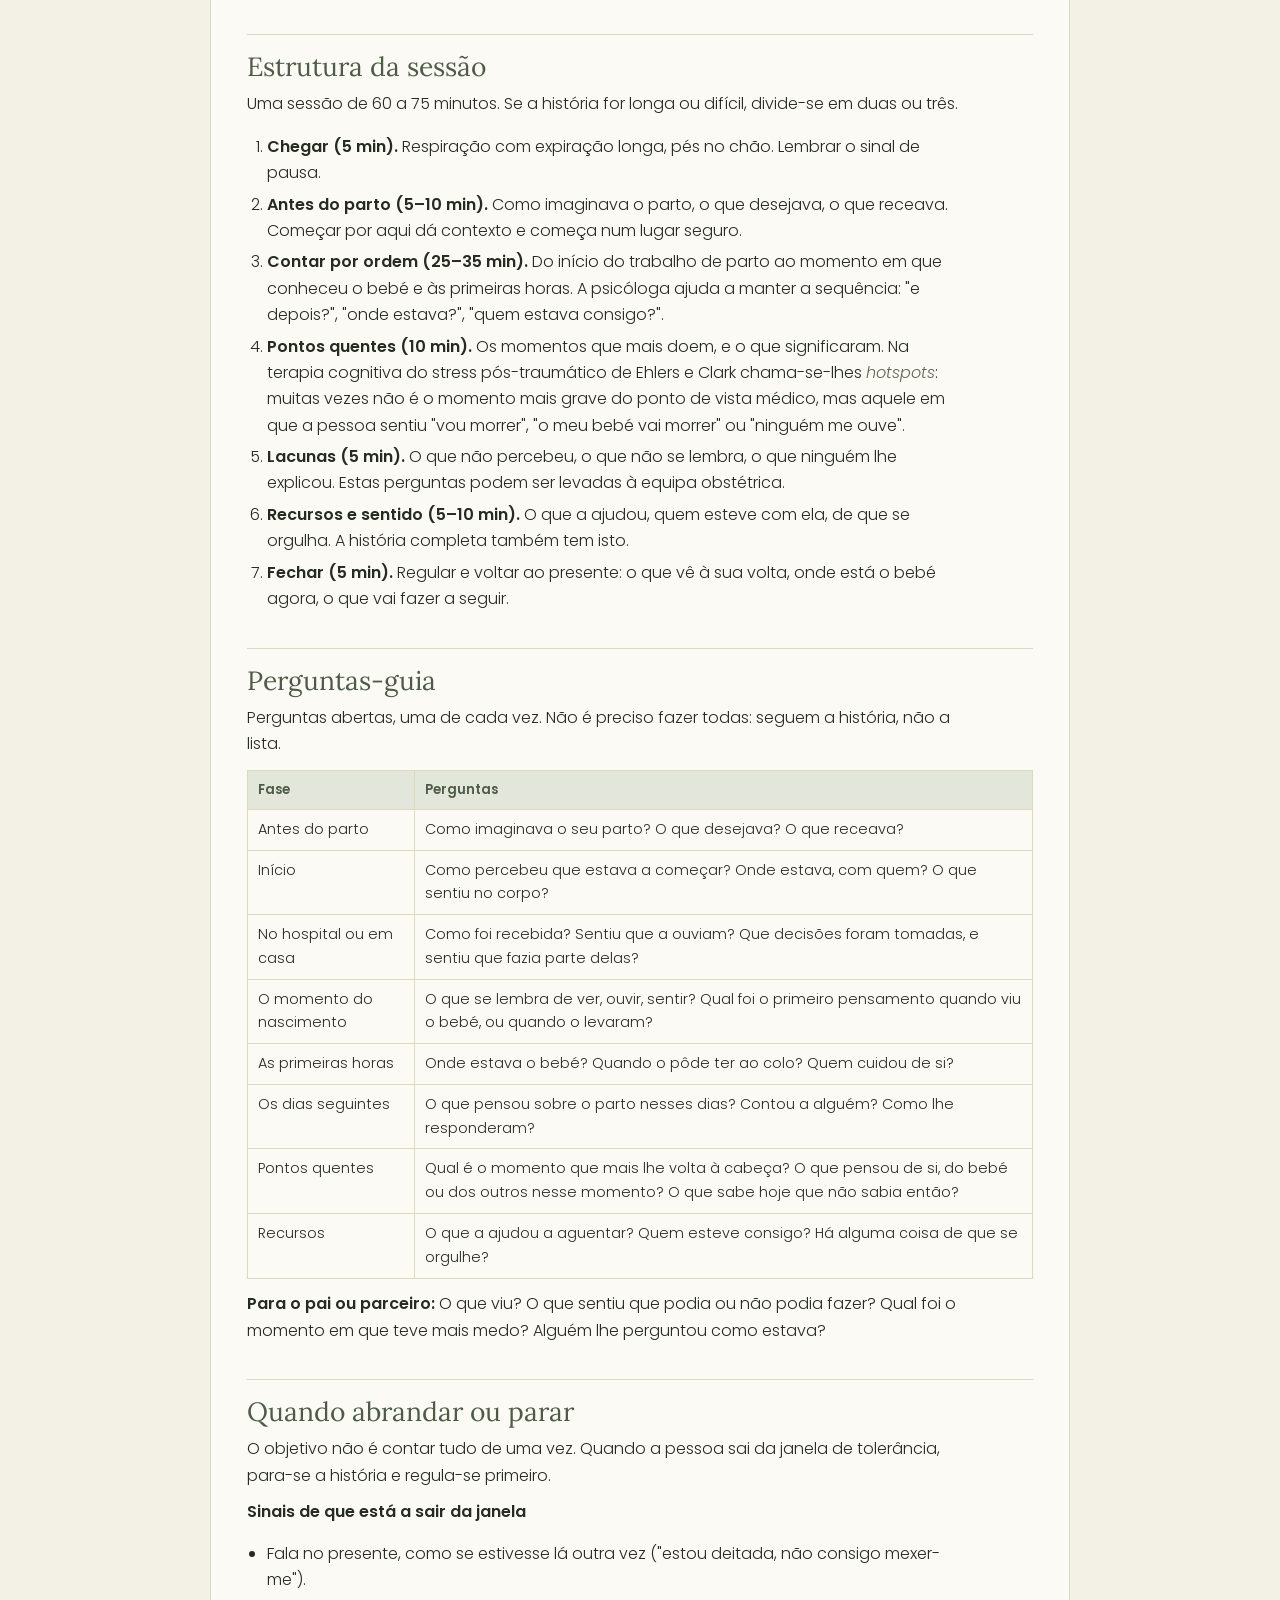
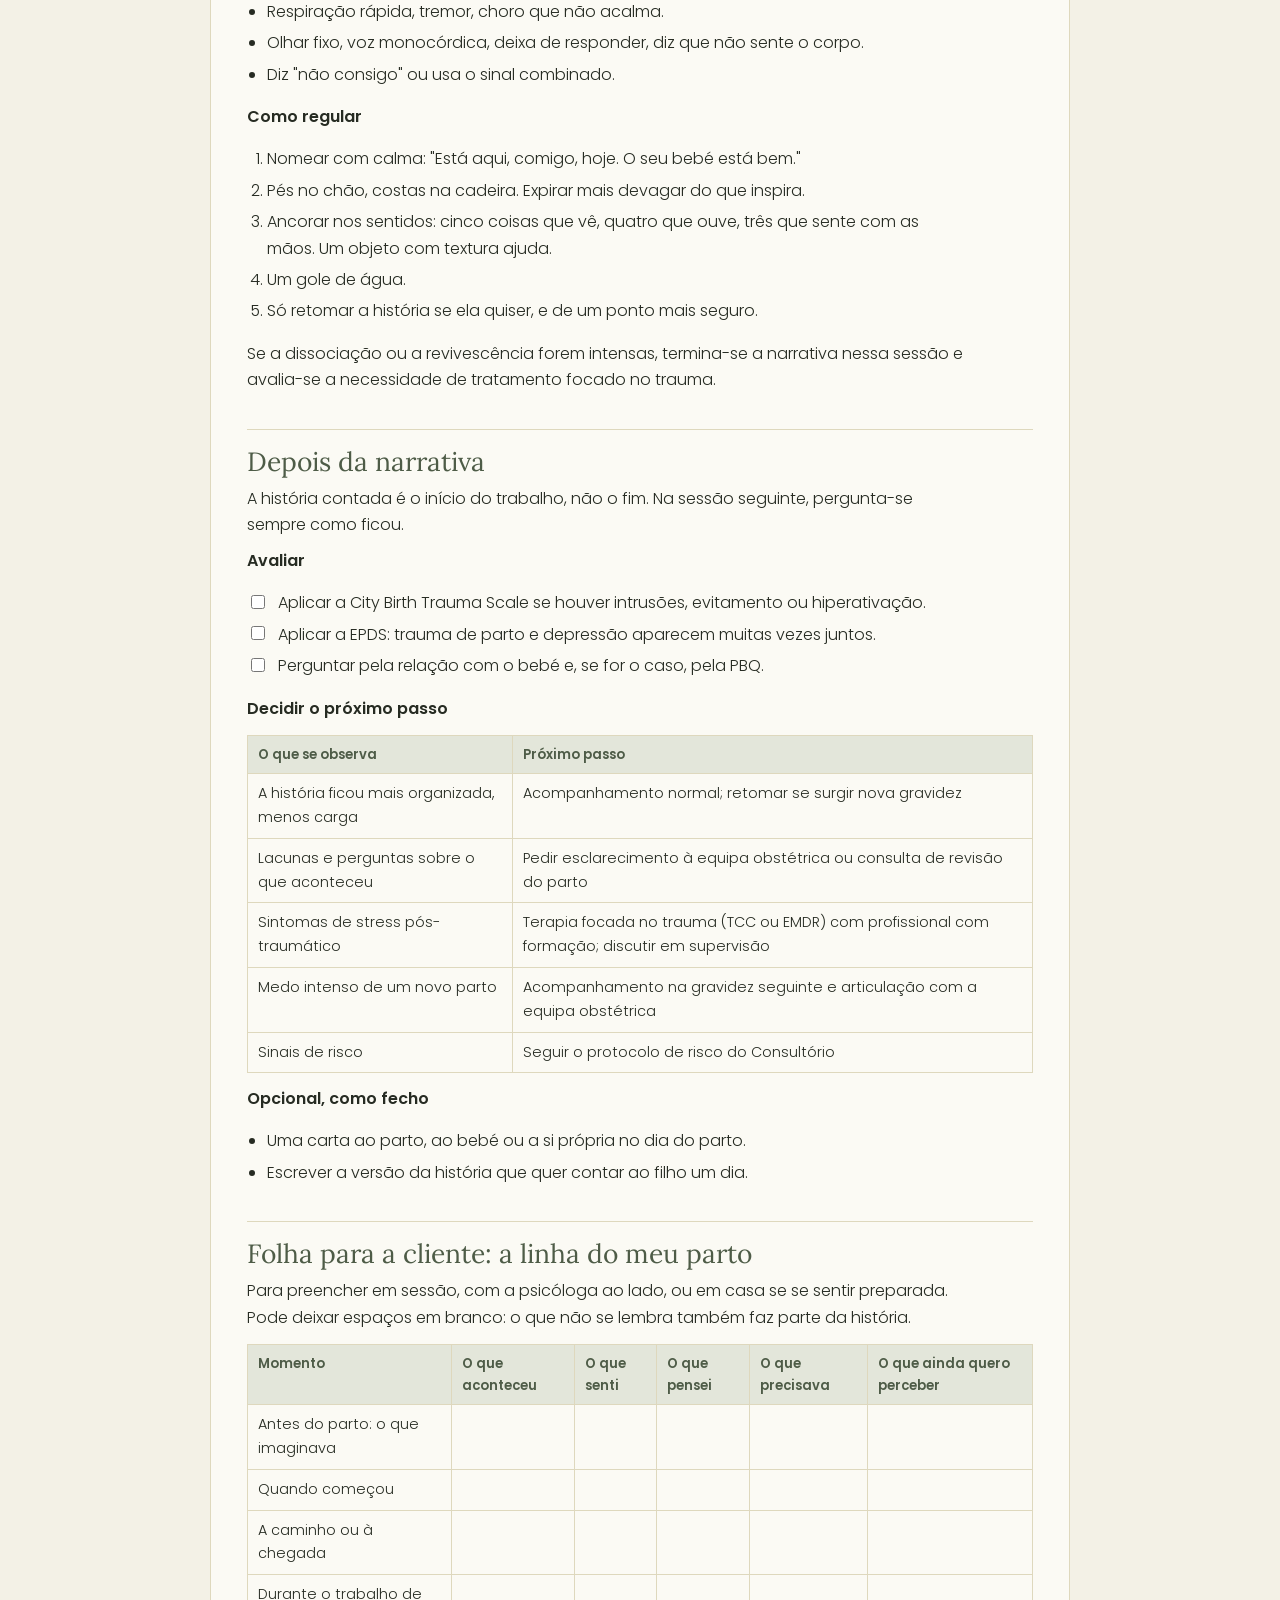
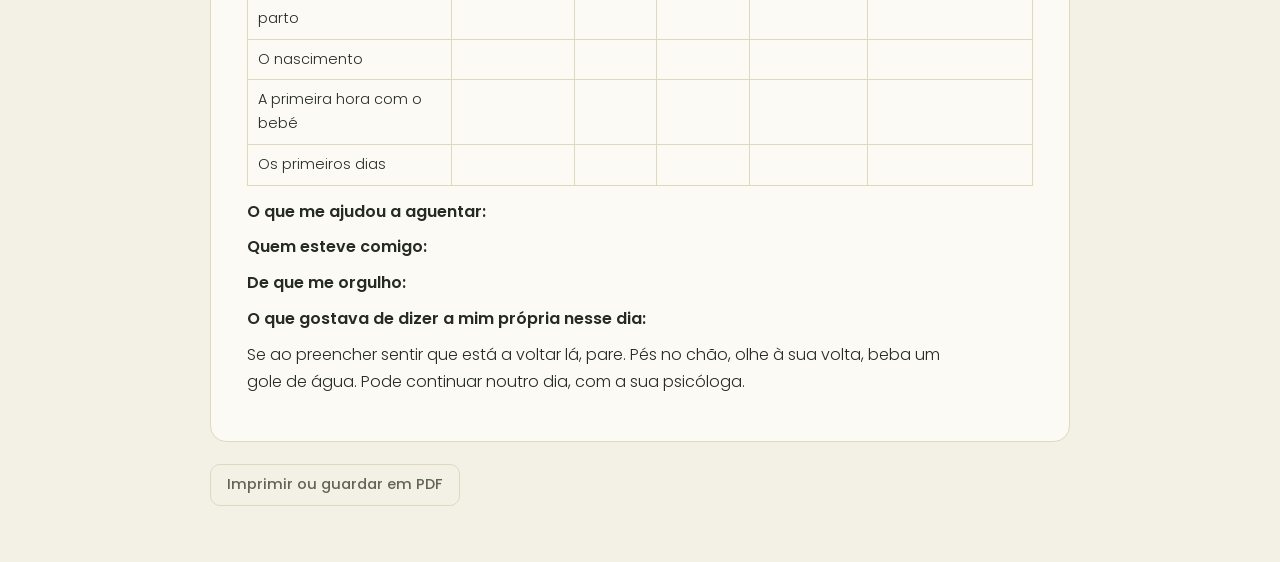
<file: public/narrativa-parto.html>
<!doctype html>
<html lang="pt-PT" data-theme="light">
<head>
<meta charset="utf-8">
<meta name="viewport" content="width=device-width,initial-scale=1,viewport-fit=cover">
<title>Guião da Narrativa do Parto</title>
<link rel="manifest" href="manifest.webmanifest">
<link rel="icon" href="icons/icon.svg" type="image/svg+xml">
<link rel="apple-touch-icon" href="icons/apple-touch-icon.png">
<meta name="theme-color" content="#F3F1E6">
<meta name="apple-mobile-web-app-capable" content="yes">
<meta name="apple-mobile-web-app-title" content="Perinatal">
<link rel="preconnect" href="https://fonts.googleapis.com">
<link rel="preconnect" href="https://fonts.gstatic.com" crossorigin>
<link rel="stylesheet" href="https://fonts.googleapis.com/css2?family=Lora:ital,wght@0,400;0,500;0,600;1,400&family=Poppins:wght@300;400;500;600;700&display=swap">
<link rel="stylesheet" href="css/base.css">
<link rel="stylesheet" href="css/docs.css">
</head>
<body>
<div class="wrap">
  <div class="appbar">
    <a class="marca" href="./"><img src="icons/icon.svg" alt="">O Caminho</a>
    <span class="offline" data-offline hidden>Sem rede · a funcionar offline</span>
    <div class="mods" role="navigation" aria-label="Secções">
      <a href="caminho.html">Mapa</a>
      <a href="psicoeducacao.html">Psicoeducação</a>
      <a href="aldeia.html">A Aldeia</a>
      <a href="crm.html">CRM</a>
    </div>
  </div>
  <article class="doc" data-chave="narrativa-parto">
<h1>Guião da Narrativa do Parto</h1>
<p>Um guião clínico para ajudar uma mãe, ou um pai, a contar o parto por ordem, ao seu ritmo, e a dar sentido ao que viveu.</p>
<h2>Para que serve</h2>
<p>A narrativa do parto ajuda a pessoa a transformar uma experiência fragmentada numa história com princípio, meio e fim, contada ao seu ritmo e com alguém que escuta.</p>
<p><strong>Para quem</strong></p>
<ul>
<li>Mães que sentem o parto como difícil, assustador, confuso ou inacabado, mesmo que "correu tudo bem" do ponto de vista médico.</li>
<li>Pais e parceiros que assistiram a um parto difícil.</li>
<li>Antes de uma nova gravidez, quando o parto anterior ainda pesa.</li>
</ul>
<p><strong>O que diz a evidência</strong></p>
<ul>
<li>O <em>debriefing</em> psicológico de sessão única, feito por rotina logo a seguir a um acontecimento traumático, não é recomendado para prevenir stress pós-traumático (orientações NICE). Este guião não é isso.</li>
<li>Dar às mulheres a oportunidade de falar sobre o parto, quando o pedem, com escuta e esclarecimento, é uma prática valorizada e oferecida em vários serviços de saúde.</li>
<li>Quando há sintomas de stress pós-traumático, o tratamento indicado é uma terapia focada no trauma (TCC focada no trauma ou EMDR), com profissional com formação específica. A narrativa pode ser um primeiro passo, não substitui esse tratamento.</li>
</ul>
<h2>Antes de começar</h2>
<p>A narrativa só ajuda se a pessoa se sentir segura enquanto conta. A segurança vem antes da história.</p>
<p><strong>Quando</strong></p>
<ul>
<li>Quando a pessoa quer contar, não quando o calendário diz. Pode ser semanas, meses ou anos depois.</li>
<li>Não nos primeiros dias, nem com a pessoa em crise, muito privada de sono ou com sintomas graves de stress pós-traumático: aí, primeiro estabilizar.</li>
</ul>
<p><strong>Preparação</strong></p>
<ul>
<li class="tarefa"><label><input type="checkbox" data-i="1"> Explicar o objetivo e pedir consentimento: pode parar quando quiser, saltar partes e voltar atrás.</label></li>
<li class="tarefa"><label><input type="checkbox" data-i="2"> Identificar recursos de regulação que já funcionam com ela (respiração, um objeto, olhar à volta).</label></li>
<li class="tarefa"><label><input type="checkbox" data-i="3"> Combinar um sinal para pausa.</label></li>
<li class="tarefa"><label><input type="checkbox" data-i="4"> Decidir com ela se o parceiro está presente. Nem sempre ajuda: às vezes protege-se o outro e fica-se por contar.</label></li>
<li class="tarefa"><label><input type="checkbox" data-i="5"> Reservar tempo no fim para regular e voltar ao presente. Nunca terminar no pior momento.</label></li>
</ul>
<p><strong>Janela de tolerância</strong></p>
<p>Daniel Siegel chamou janela de tolerância à zona em que a pessoa sente e pensa ao mesmo tempo. Acima dela há hiperativação (pânico, agitação); abaixo, hipoativação (desligar, entorpecer). A narrativa faz-se dentro da janela: perto da borda, mas sem a ultrapassar.</p>
<h2>Estrutura da sessão</h2>
<p>Uma sessão de 60 a 75 minutos. Se a história for longa ou difícil, divide-se em duas ou três.</p>
<ol>
<li><strong>Chegar (5 min).</strong> Respiração com expiração longa, pés no chão. Lembrar o sinal de pausa.</li>
<li><strong>Antes do parto (5–10 min).</strong> Como imaginava o parto, o que desejava, o que receava. Começar por aqui dá contexto e começa num lugar seguro.</li>
<li><strong>Contar por ordem (25–35 min).</strong> Do início do trabalho de parto ao momento em que conheceu o bebé e às primeiras horas. A psicóloga ajuda a manter a sequência: "e depois?", "onde estava?", "quem estava consigo?".</li>
<li><strong>Pontos quentes (10 min).</strong> Os momentos que mais doem, e o que significaram. Na terapia cognitiva do stress pós-traumático de Ehlers e Clark chama-se-lhes <em>hotspots</em>: muitas vezes não é o momento mais grave do ponto de vista médico, mas aquele em que a pessoa sentiu "vou morrer", "o meu bebé vai morrer" ou "ninguém me ouve".</li>
<li><strong>Lacunas (5 min).</strong> O que não percebeu, o que não se lembra, o que ninguém lhe explicou. Estas perguntas podem ser levadas à equipa obstétrica.</li>
<li><strong>Recursos e sentido (5–10 min).</strong> O que a ajudou, quem esteve com ela, de que se orgulha. A história completa também tem isto.</li>
<li><strong>Fechar (5 min).</strong> Regular e voltar ao presente: o que vê à sua volta, onde está o bebé agora, o que vai fazer a seguir.</li>
</ol>
<h2>Perguntas-guia</h2>
<p>Perguntas abertas, uma de cada vez. Não é preciso fazer todas: seguem a história, não a lista.</p>
<div class="tw"><table>
<thead>
<tr>
<th>Fase</th>
<th>Perguntas</th>
</tr>
</thead>
<tbody>
<tr>
<td>Antes do parto</td>
<td>Como imaginava o seu parto? O que desejava? O que receava?</td>
</tr>
<tr>
<td>Início</td>
<td>Como percebeu que estava a começar? Onde estava, com quem? O que sentiu no corpo?</td>
</tr>
<tr>
<td>No hospital ou em casa</td>
<td>Como foi recebida? Sentiu que a ouviam? Que decisões foram tomadas, e sentiu que fazia parte delas?</td>
</tr>
<tr>
<td>O momento do nascimento</td>
<td>O que se lembra de ver, ouvir, sentir? Qual foi o primeiro pensamento quando viu o bebé, ou quando o levaram?</td>
</tr>
<tr>
<td>As primeiras horas</td>
<td>Onde estava o bebé? Quando o pôde ter ao colo? Quem cuidou de si?</td>
</tr>
<tr>
<td>Os dias seguintes</td>
<td>O que pensou sobre o parto nesses dias? Contou a alguém? Como lhe responderam?</td>
</tr>
<tr>
<td>Pontos quentes</td>
<td>Qual é o momento que mais lhe volta à cabeça? O que pensou de si, do bebé ou dos outros nesse momento? O que sabe hoje que não sabia então?</td>
</tr>
<tr>
<td>Recursos</td>
<td>O que a ajudou a aguentar? Quem esteve consigo? Há alguma coisa de que se orgulhe?</td>
</tr>
</tbody>
</table></div>
<p><strong>Para o pai ou parceiro:</strong> O que viu? O que sentiu que podia ou não podia fazer? Qual foi o momento em que teve mais medo? Alguém lhe perguntou como estava?</p>
<h2>Quando abrandar ou parar</h2>
<p>O objetivo não é contar tudo de uma vez. Quando a pessoa sai da janela de tolerância, para-se a história e regula-se primeiro.</p>
<p><strong>Sinais de que está a sair da janela</strong></p>
<ul>
<li>Fala no presente, como se estivesse lá outra vez ("estou deitada, não consigo mexer-me").</li>
<li>Respiração rápida, tremor, choro que não acalma.</li>
<li>Olhar fixo, voz monocórdica, deixa de responder, diz que não sente o corpo.</li>
<li>Diz "não consigo" ou usa o sinal combinado.</li>
</ul>
<p><strong>Como regular</strong></p>
<ol>
<li>Nomear com calma: "Está aqui, comigo, hoje. O seu bebé está bem."</li>
<li>Pés no chão, costas na cadeira. Expirar mais devagar do que inspira.</li>
<li>Ancorar nos sentidos: cinco coisas que vê, quatro que ouve, três que sente com as mãos. Um objeto com textura ajuda.</li>
<li>Um gole de água.</li>
<li>Só retomar a história se ela quiser, e de um ponto mais seguro.</li>
</ol>
<p>Se a dissociação ou a revivescência forem intensas, termina-se a narrativa nessa sessão e avalia-se a necessidade de tratamento focado no trauma.</p>
<h2>Depois da narrativa</h2>
<p>A história contada é o início do trabalho, não o fim. Na sessão seguinte, pergunta-se sempre como ficou.</p>
<p><strong>Avaliar</strong></p>
<ul>
<li class="tarefa"><label><input type="checkbox" data-i="6"> Aplicar a City Birth Trauma Scale se houver intrusões, evitamento ou hiperativação.</label></li>
<li class="tarefa"><label><input type="checkbox" data-i="7"> Aplicar a EPDS: trauma de parto e depressão aparecem muitas vezes juntos.</label></li>
<li class="tarefa"><label><input type="checkbox" data-i="8"> Perguntar pela relação com o bebé e, se for o caso, pela PBQ.</label></li>
</ul>
<p><strong>Decidir o próximo passo</strong></p>
<div class="tw"><table>
<thead>
<tr>
<th>O que se observa</th>
<th>Próximo passo</th>
</tr>
</thead>
<tbody>
<tr>
<td>A história ficou mais organizada, menos carga</td>
<td>Acompanhamento normal; retomar se surgir nova gravidez</td>
</tr>
<tr>
<td>Lacunas e perguntas sobre o que aconteceu</td>
<td>Pedir esclarecimento à equipa obstétrica ou consulta de revisão do parto</td>
</tr>
<tr>
<td>Sintomas de stress pós-traumático</td>
<td>Terapia focada no trauma (TCC ou EMDR) com profissional com formação; discutir em supervisão</td>
</tr>
<tr>
<td>Medo intenso de um novo parto</td>
<td>Acompanhamento na gravidez seguinte e articulação com a equipa obstétrica</td>
</tr>
<tr>
<td>Sinais de risco</td>
<td>Seguir o protocolo de risco do Consultório</td>
</tr>
</tbody>
</table></div>
<p><strong>Opcional, como fecho</strong></p>
<ul>
<li>Uma carta ao parto, ao bebé ou a si própria no dia do parto.</li>
<li>Escrever a versão da história que quer contar ao filho um dia.</li>
</ul>
<h2>Folha para a cliente: a linha do meu parto</h2>
<p>Para preencher em sessão, com a psicóloga ao lado, ou em casa se se sentir preparada. Pode deixar espaços em branco: o que não se lembra também faz parte da história.</p>
<div class="tw"><table>
<thead>
<tr>
<th>Momento</th>
<th>O que aconteceu</th>
<th>O que senti</th>
<th>O que pensei</th>
<th>O que precisava</th>
<th>O que ainda quero perceber</th>
</tr>
</thead>
<tbody>
<tr>
<td>Antes do parto: o que imaginava</td>
<td></td>
<td></td>
<td></td>
<td></td>
<td></td>
</tr>
<tr>
<td>Quando começou</td>
<td></td>
<td></td>
<td></td>
<td></td>
<td></td>
</tr>
<tr>
<td>A caminho ou à chegada</td>
<td></td>
<td></td>
<td></td>
<td></td>
<td></td>
</tr>
<tr>
<td>Durante o trabalho de parto</td>
<td></td>
<td></td>
<td></td>
<td></td>
<td></td>
</tr>
<tr>
<td>O nascimento</td>
<td></td>
<td></td>
<td></td>
<td></td>
<td></td>
</tr>
<tr>
<td>A primeira hora com o bebé</td>
<td></td>
<td></td>
<td></td>
<td></td>
<td></td>
</tr>
<tr>
<td>Os primeiros dias</td>
<td></td>
<td></td>
<td></td>
<td></td>
<td></td>
</tr>
</tbody>
</table></div>
<p><strong>O que me ajudou a aguentar:</strong></p>
<p><strong>Quem esteve comigo:</strong></p>
<p><strong>De que me orgulho:</strong></p>
<p><strong>O que gostava de dizer a mim própria nesse dia:</strong></p>
<p>Se ao preencher sentir que está a voltar lá, pare. Pés no chão, olhe à sua volta, beba um gole de água. Pode continuar noutro dia, com a sua psicóloga.</p>
  </article>
  <div class="row"><button class="btn quiet" type="button" onclick="print()">Imprimir ou guardar em PDF</button></div>
</div>
<script src="js/docs.js"></script>
<script src="js/app.js"></script>
</body>
</html>
</file>
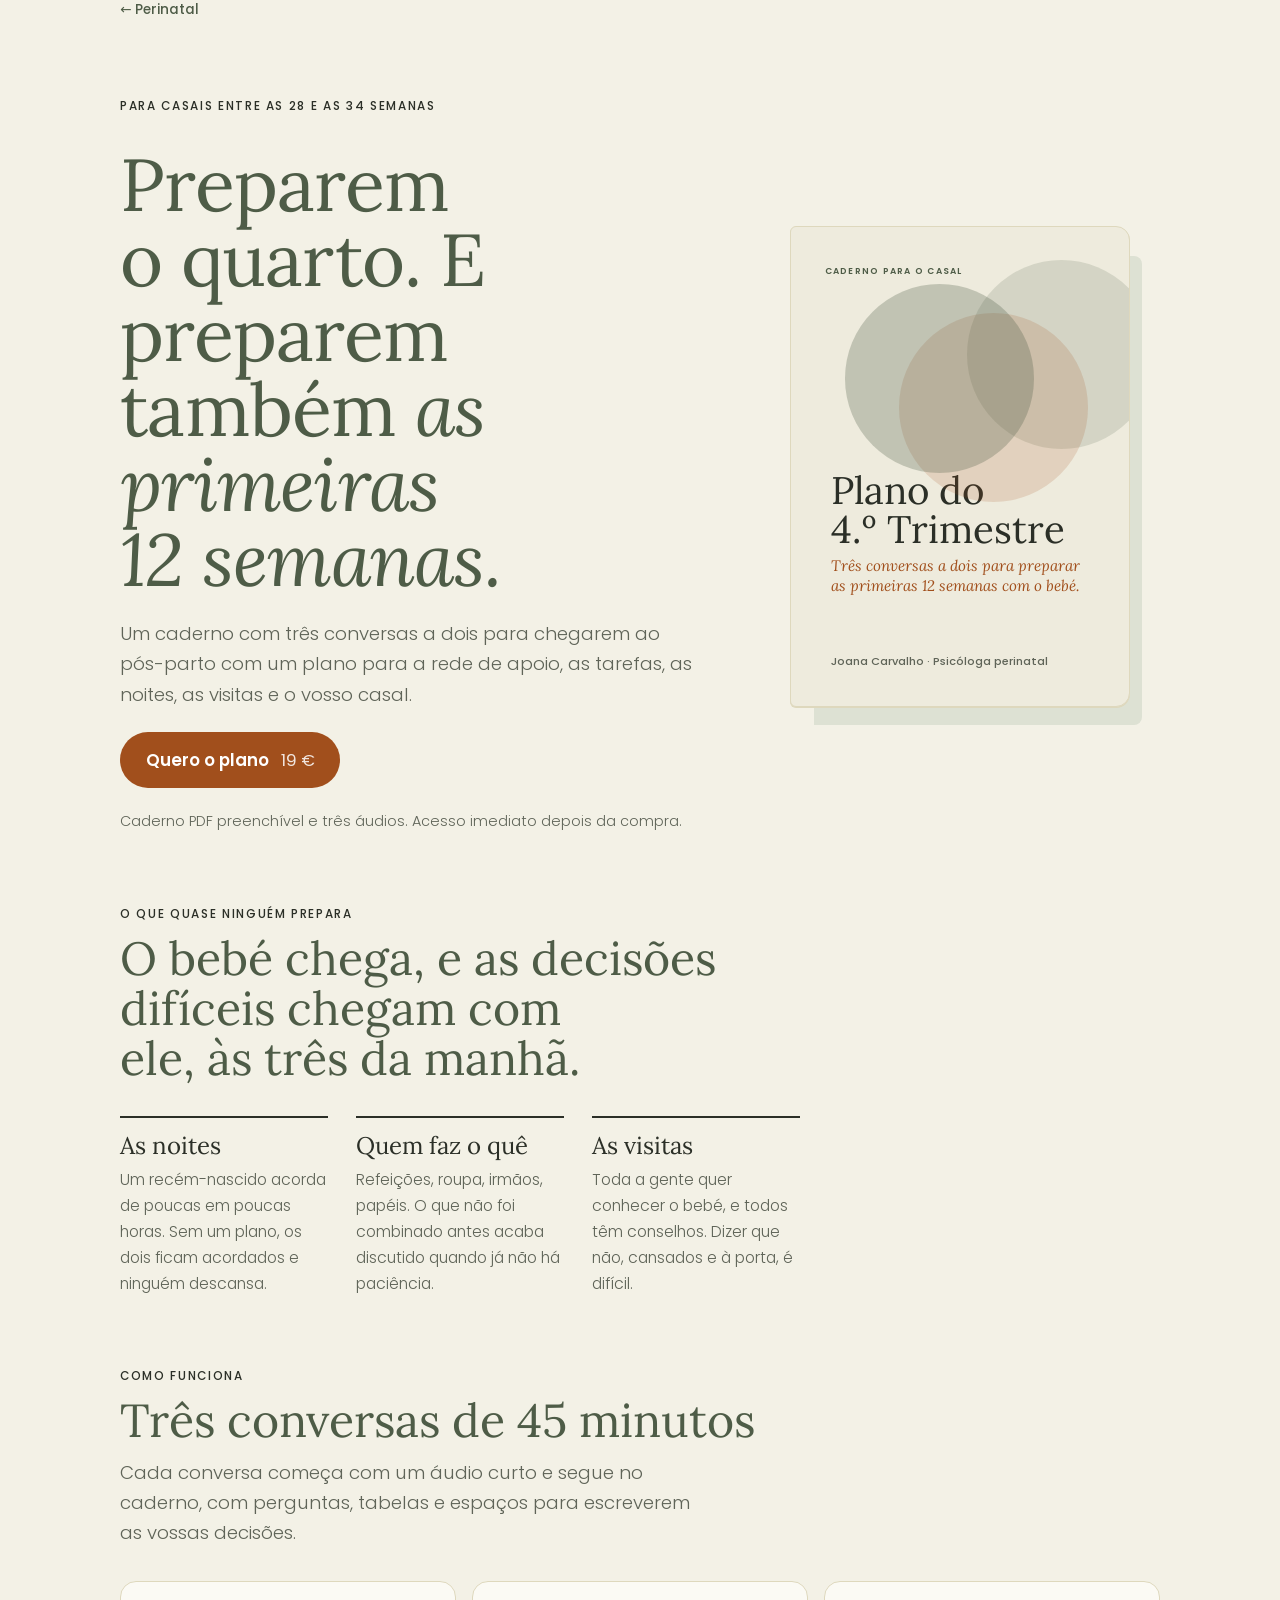
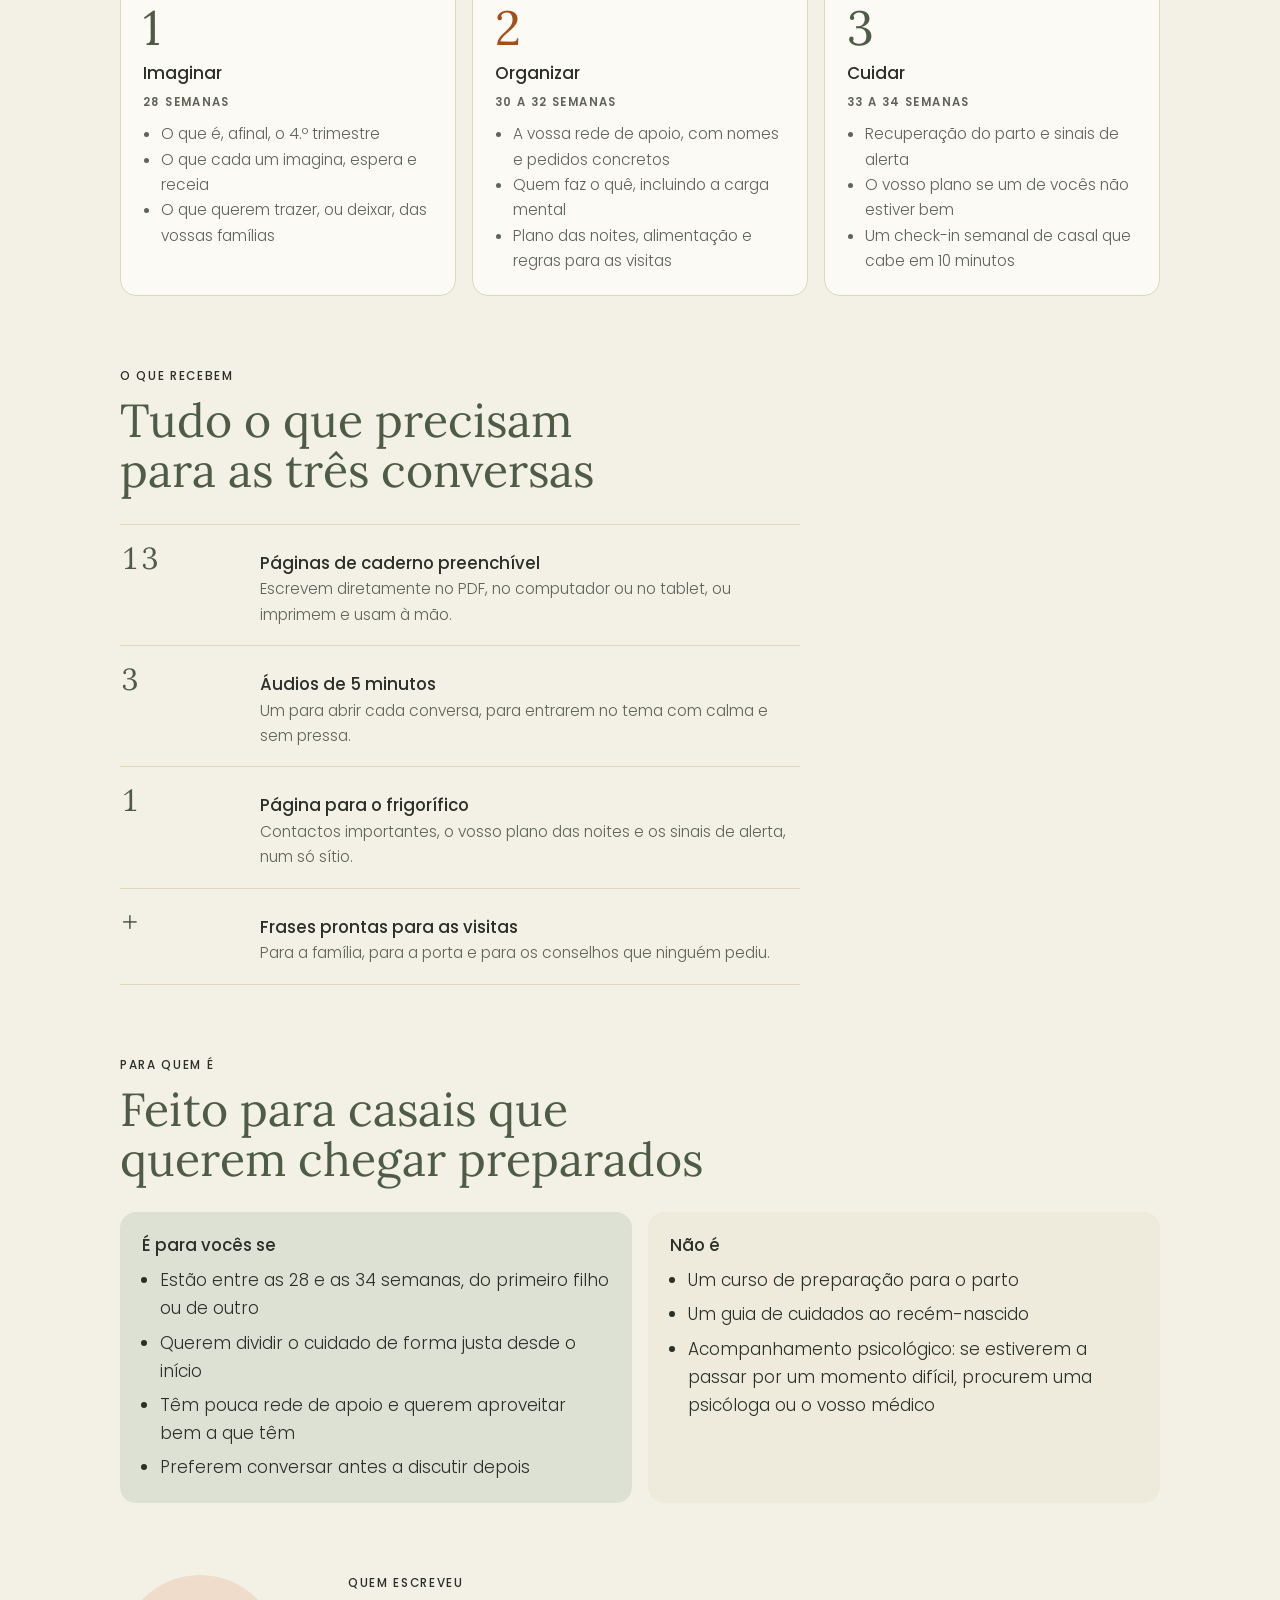
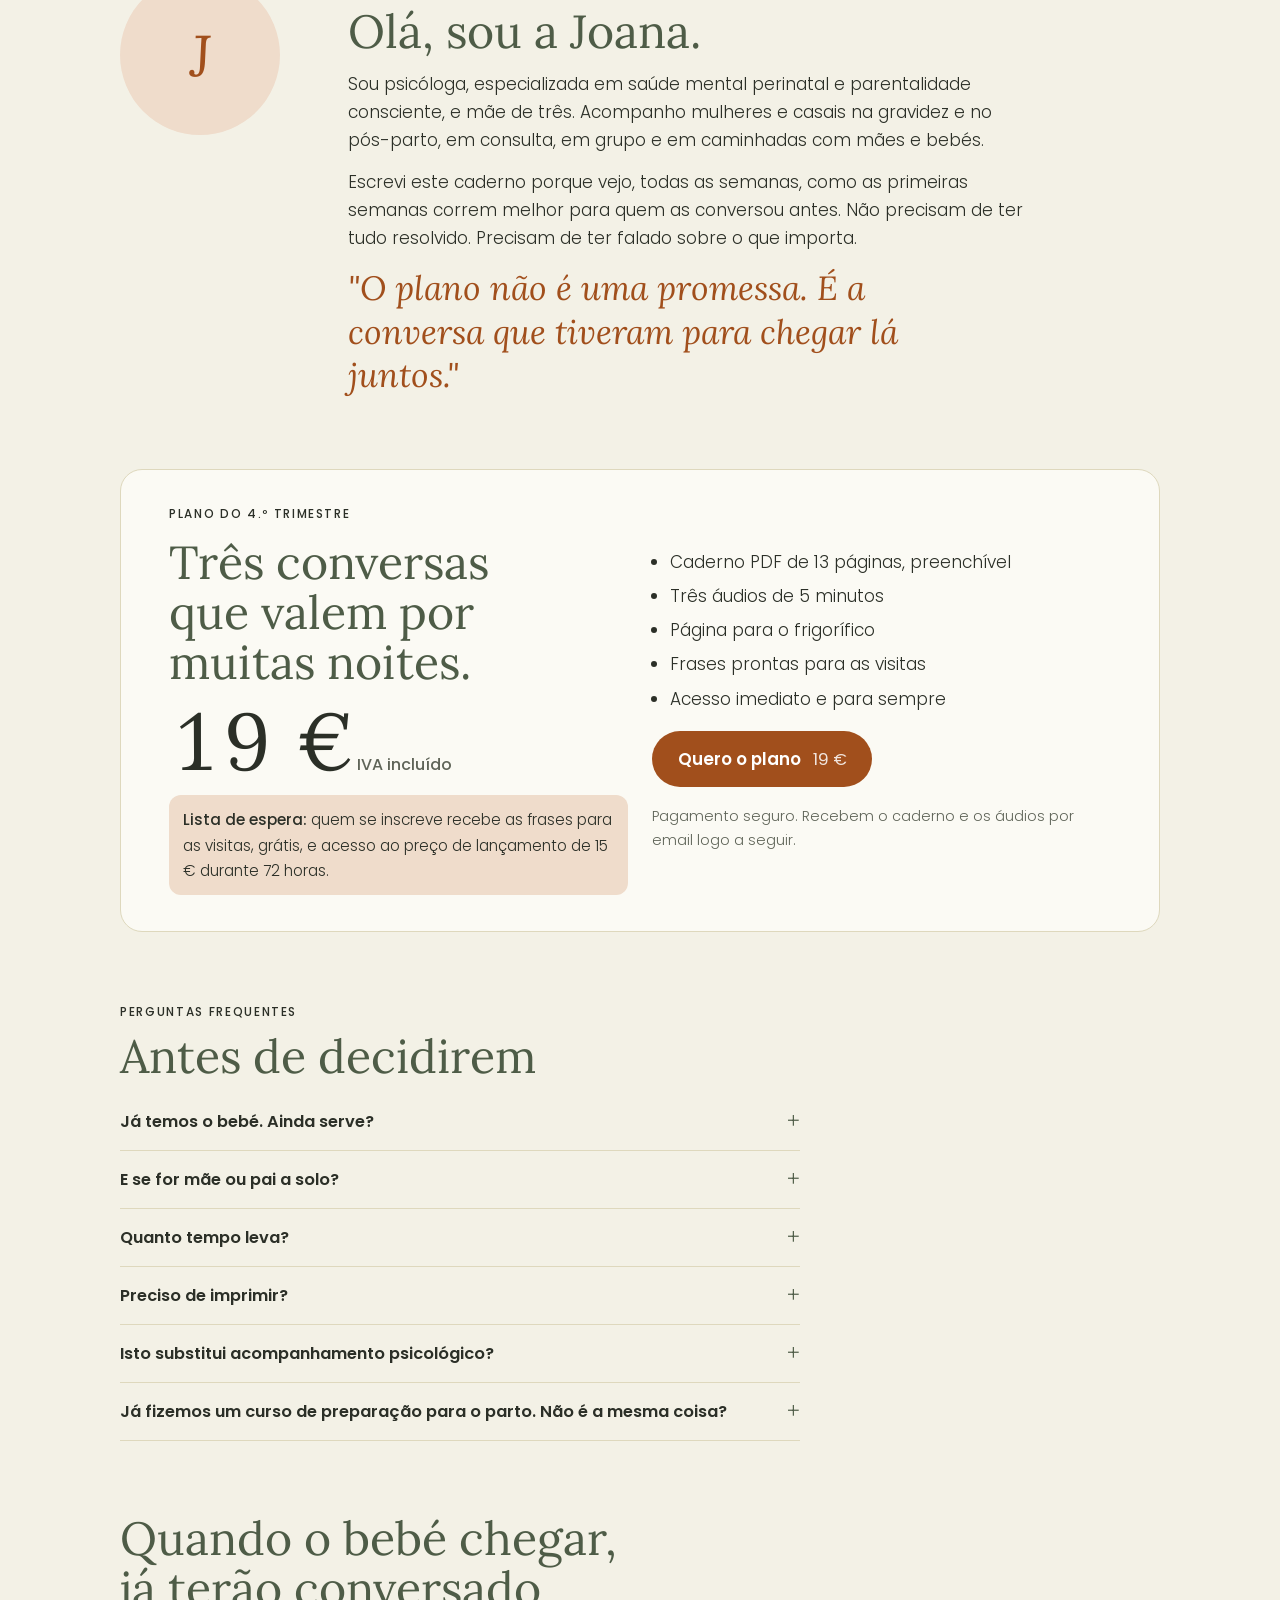
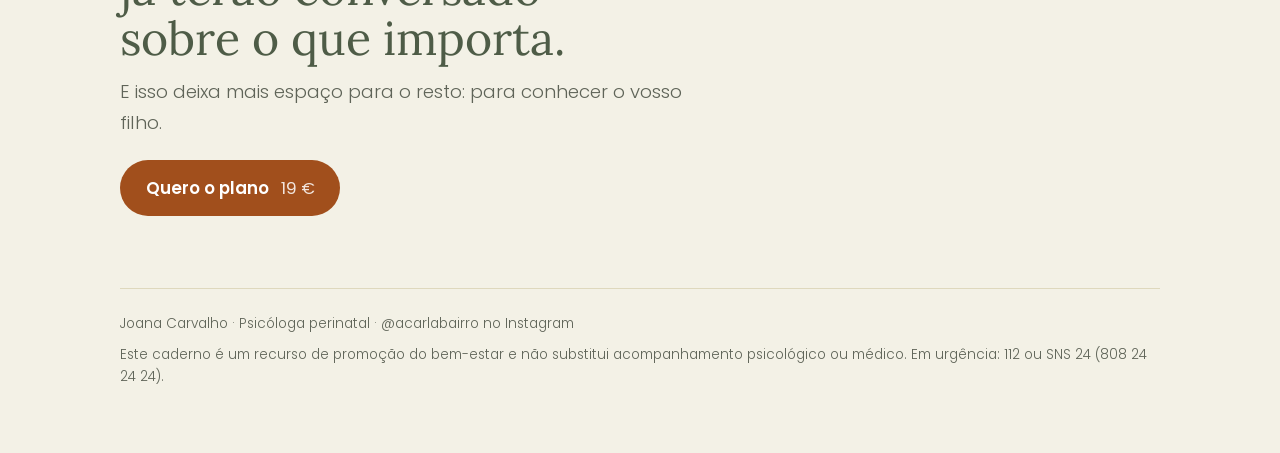
<file: public/plano-4-trimestre-venda.html>
<!doctype html><html lang="pt-PT" data-theme="light"><head>
<link rel="manifest" href="manifest.webmanifest">
<link rel="icon" href="icons/icon.svg" type="image/svg+xml">
<link rel="apple-touch-icon" href="icons/apple-touch-icon.png">
<meta name="theme-color" content="#F3F1E6">
<meta name="apple-mobile-web-app-capable" content="yes">
<meta name="apple-mobile-web-app-title" content="Perinatal"><meta charset=utf8><meta name=viewport content="width=device-width,initial-scale=1,viewport-fit=cover"><style>:root{color-scheme:light;box-sizing:border-box;padding-top:env(safe-area-inset-top,0px);padding-bottom:env(safe-area-inset-bottom,0px)}html{scroll-padding-top:env(safe-area-inset-top,0px)}body{margin:0;padding:0;font:14px -apple-system,BlinkMacSystemFont,sans-serif;background:#fff;color:#000}img{max-width:100%}[hidden]:not([hidden=until-found i]){display:none!important}</style></head><body>
<title>Plano do 4.º Trimestre</title>
<link rel="preconnect" href="https://fonts.googleapis.com">
<link rel="stylesheet" href="https://fonts.googleapis.com/css2?family=Lora:ital,wght@0,400;0,500;0,600;1,400&family=Poppins:wght@300;400;500;600;700&display=swap">
<style>
/* Layout: página de venda longa e calma, uma coluna de leitura com o caderno desenhado ao lado no topo; secções separadas por espaço, não por caixas. Paleta do caderno: verde-salva e ameixa. */
:root{
  --bg:#F3F1E6; --paper:#FBFAF4; --sage:#EEEBDD; --ink:#2B2F27; --muted:#5F6458; --line:#DED8BD;
  --calm:#4E5C47; --calm-soft:#DDE1D3; --plum:#A14F1C; --plum-soft:#EFDCCB; --on-plum:#ffffff;
  --display:"Lora", Georgia, "Times New Roman", serif;
  --body:"Poppins", system-ui, -apple-system, "Segoe UI", sans-serif;
}
@media (prefers-color-scheme: dark) and (max-width:0px){:root:not([data-theme="light"]){
  --bg:#1B1D18; --paper:#24271F; --sage:#1f2827; --ink:#EDEAD9; --muted:#A9A894; --line:#3A3D33;
  --calm:#A9B79A; --calm-soft:#2A3025; --plum:#cfa6c4; --plum-soft:#35293a; --on-plum:#1b1420; color-scheme:dark}}
:root[data-theme="nunca-escuro"]{
  --bg:#1B1D18; --paper:#24271F; --sage:#1f2827; --ink:#EDEAD9; --muted:#A9A894; --line:#3A3D33;
  --calm:#A9B79A; --calm-soft:#2A3025; --plum:#cfa6c4; --plum-soft:#35293a; --on-plum:#1b1420; color-scheme:dark}
*{box-sizing:border-box}
html{scroll-behavior:smooth}
body{background:var(--bg);color:var(--ink);font:17px/1.65 var(--body);padding-inline:16px;padding-block:0 64px}
.wrap{max-width:1040px;margin:0 auto}
.narrow{max-width:680px}
.eyebrow{font:600 .74rem var(--body);letter-spacing:.14em;text-transform:uppercase;color:var(--calm)}
h1{font:400 clamp(2.6rem,7.4vw,4.6rem)/1.02 var(--display);margin:.6rem 0 0;letter-spacing:-.01em;text-wrap:balance}
h1 em{color:var(--plum)}
h2{font:400 clamp(2rem,5vw,2.9rem)/1.08 var(--display);margin:0;text-wrap:balance}
h3{font:600 1.05rem/1.35 var(--body);margin:0}
p{margin:0}
.lead{font-size:1.15rem;color:var(--muted);max-width:52ch}
section{padding-block:72px 0}
.hero{display:grid;grid-template-columns:1fr;gap:40px;align-items:center;padding-top:56px}
@media(min-width:860px){.hero{grid-template-columns:1.2fr .8fr}}
.hero-text{display:flex;flex-direction:column;gap:22px;min-width:0}
.cta{display:inline-flex;align-items:center;gap:12px;font:600 1.05rem var(--body);background:var(--plum);color:var(--on-plum);text-decoration:none;border-radius:999px;padding:.95rem 1.6rem;width:fit-content}
.cta:hover{filter:brightness(1.07)}
.cta span{font-weight:400;opacity:.85}
.fine{font-size:.9rem;color:var(--muted)}
/* the book */
.book{aspect-ratio:210/297;max-width:340px;width:100%;margin:0 auto;background:var(--sage);border-radius:6px 14px 14px 6px;box-shadow:0 1px 0 var(--line),18px 24px 0 -6px var(--calm-soft);position:relative;overflow:hidden;padding:9% 10%;display:flex;flex-direction:column;justify-content:flex-end;border:1px solid var(--line)}
.book .c{position:absolute;border-radius:50%;width:56%;aspect-ratio:1}
.book .c1{background:var(--calm);opacity:.16;top:7%;right:-8%}
.book .c2{background:var(--plum);opacity:.16;top:18%;right:12%}
.book .c3{background:var(--calm);opacity:.28;top:12%;right:28%}
.book small{font:600 .55rem var(--body);letter-spacing:.14em;color:var(--calm);position:absolute;top:8%;left:10%}
.book b{font:400 clamp(1.8rem,4.6vw,2.4rem)/1 var(--display);color:#2B2F27}
:root[data-theme="nunca-escuro"] .book b{color:var(--ink)}
@media (prefers-color-scheme: dark) and (max-width:0px){:root:not([data-theme="light"]) .book b{color:var(--ink)}}
.book i{font:italic .95rem/1.3 var(--display);color:var(--plum);margin-top:8px}
.book .who{font:500 .7rem var(--body);color:var(--muted);margin-top:22%}
/* truths */
.truths{display:grid;grid-template-columns:repeat(auto-fit,minmax(180px,1fr));gap:28px;margin-top:32px}
.truth{border-top:2px solid var(--ink);padding-top:14px;display:flex;flex-direction:column;gap:8px}
.truth b{font:400 1.5rem/1.15 var(--display)}
.truth p{color:var(--muted);font-size:.98rem}
/* conversations */
.convs{display:grid;grid-template-columns:repeat(auto-fit,minmax(250px,1fr));gap:16px;margin-top:32px}
.conv{background:var(--paper);border:1px solid var(--line);border-radius:16px;padding:22px;display:flex;flex-direction:column;gap:10px}
.num{font:400 3rem/1 var(--display);color:var(--calm)}
.conv:nth-child(2) .num{color:var(--plum)}
.conv .when{font:600 .72rem var(--body);letter-spacing:.12em;text-transform:uppercase;color:var(--muted)}
.conv ul{margin:0;padding-left:1.1rem;color:var(--muted);font-size:.96rem}
/* inside */
.inside{display:grid;grid-template-columns:1fr;gap:0;margin-top:28px;border-top:1px solid var(--line)}
.row-i{display:grid;grid-template-columns:120px 1fr;gap:20px;padding:18px 0;border-bottom:1px solid var(--line);align-items:baseline}
.row-i .k{font:400 1.9rem/1 var(--display);color:var(--calm);font-variant-numeric:tabular-nums}
.row-i h3+p{color:var(--muted);font-size:.96rem;margin-top:2px}
@media(max-width:520px){.row-i{grid-template-columns:72px 1fr;gap:12px}.row-i .k{font-size:1.5rem}}
/* for whom */
.who2{display:grid;grid-template-columns:repeat(auto-fit,minmax(260px,1fr));gap:16px;margin-top:28px}
.who2 div{border-radius:16px;padding:22px}
.yes{background:var(--calm-soft)}
.no{background:var(--sage)}
.who2 ul{margin:10px 0 0;padding-left:1.1rem;display:flex;flex-direction:column;gap:6px}
/* about */
.about{display:grid;grid-template-columns:1fr;gap:28px;align-items:start}
@media(min-width:760px){.about{grid-template-columns:200px 1fr}}
.mono{width:160px;aspect-ratio:1;border-radius:50%;background:var(--plum-soft);display:grid;place-items:center;font:italic 3.6rem var(--display);color:var(--plum)}
.about .txt{display:flex;flex-direction:column;gap:14px}
/* price */
.price{background:var(--paper);border:1px solid var(--line);border-radius:22px;padding:36px clamp(20px,5vw,48px);display:grid;grid-template-columns:1fr;gap:24px}
@media(min-width:760px){.price{grid-template-columns:1fr 1fr;align-items:center}}
.amount{font:400 5rem/1 var(--display);font-variant-numeric:tabular-nums}
.amount small{font:500 1rem var(--body);color:var(--muted);margin-left:6px}
.launch{background:var(--plum-soft);color:var(--ink);border-radius:12px;padding:12px 14px;font-size:.95rem}
.price ul{margin:0;padding-left:1.1rem;display:flex;flex-direction:column;gap:6px}
/* faq */
details{border-bottom:1px solid var(--line);padding:16px 0}
summary{cursor:pointer;font:600 1.02rem var(--body);list-style:none;display:flex;justify-content:space-between;gap:16px}
summary::after{content:"+";font:400 1.5rem/1 var(--display);color:var(--calm)}
details[open] summary::after{content:"–"}
details p{color:var(--muted);margin-top:10px;max-width:62ch}
.quote{font:italic clamp(1.5rem,3.6vw,2.1rem)/1.3 var(--display);color:var(--plum);max-width:30ch}
footer{margin-top:72px;padding-top:24px;border-top:1px solid var(--line);font-size:.85rem;color:var(--muted);display:flex;flex-direction:column;gap:8px}
a:focus-visible,summary:focus-visible{outline:2px solid var(--plum);outline-offset:3px}

/* Aspeto do caderno (PDF): Lora + Poppins, creme claro, banda de cor */
body{font-weight:300}
b,strong,h3,th,.tab,.btn,.chip,.tag,.eyebrow{font-weight:500}
.eyebrow{color:var(--accent)!important;letter-spacing:.14em}
h1,h2{color:var(--calm)}
h1 em{color:var(--accent)}
.wrap::before{content:"";display:block;height:6px;border-radius:3px;margin-bottom:6px;background:linear-gradient(90deg,var(--calm) 0 68%,var(--accent) 68% 84%,#D3A136 84% 100%)}
:root{color-scheme:light}
</style>
<style>.app-volta{max-width:1040px;margin:0 auto 10px;font:500 .85rem "Poppins",system-ui,sans-serif}.app-volta a{color:#4E5C47;text-decoration:none}</style>
<nav class="app-volta" aria-label="Aplicação"><a href="./">← Perinatal</a></nav>

<main class="wrap">

  <section class="hero" aria-label="Apresentação">
    <div class="hero-text">
      <div class="eyebrow">Para casais entre as 28 e as 34 semanas</div>
      <h1>Preparem o quarto. E preparem também <em>as primeiras 12 semanas.</em></h1>
      <p class="lead">Um caderno com três conversas a dois para chegarem ao pós-parto com um plano para a rede de apoio, as tarefas, as noites, as visitas e o vosso casal.</p>
      <a class="cta" href="#comprar">Quero o plano <span>19 €</span></a>
      <p class="fine">Caderno PDF preenchível e três áudios. Acesso imediato depois da compra.</p>
    </div>
    <div class="book" aria-hidden="true">
      <span class="c c1"></span><span class="c c2"></span><span class="c c3"></span>
      <small>CADERNO PARA O CASAL</small>
      <b>Plano do<br>4.º Trimestre</b>
      <i>Três conversas a dois para preparar as primeiras 12 semanas com o bebé.</i>
      <span class="who">Joana Carvalho · Psicóloga perinatal</span>
    </div>
  </section>

  <section class="narrow" aria-labelledby="t-verdade">
    <div class="eyebrow">O que quase ninguém prepara</div>
    <h2 id="t-verdade" style="margin-top:10px">O bebé chega, e as decisões difíceis chegam com ele, às três da manhã.</h2>
    <div class="truths">
      <div class="truth"><b>As noites</b><p>Um recém-nascido acorda de poucas em poucas horas. Sem um plano, os dois ficam acordados e ninguém descansa.</p></div>
      <div class="truth"><b>Quem faz o quê</b><p>Refeições, roupa, irmãos, papéis. O que não foi combinado antes acaba discutido quando já não há paciência.</p></div>
      <div class="truth"><b>As visitas</b><p>Toda a gente quer conhecer o bebé, e todos têm conselhos. Dizer que não, cansados e à porta, é difícil.</p></div>
    </div>
  </section>

  <section aria-labelledby="t-conv">
    <div class="narrow">
      <div class="eyebrow">Como funciona</div>
      <h2 id="t-conv" style="margin-top:10px">Três conversas de 45 minutos</h2>
      <p class="lead" style="margin-top:12px">Cada conversa começa com um áudio curto e segue no caderno, com perguntas, tabelas e espaços para escreverem as vossas decisões.</p>
    </div>
    <div class="convs">
      <article class="conv"><span class="num">1</span><h3>Imaginar</h3><span class="when">28 semanas</span><ul><li>O que é, afinal, o 4.º trimestre</li><li>O que cada um imagina, espera e receia</li><li>O que querem trazer, ou deixar, das vossas famílias</li></ul></article>
      <article class="conv"><span class="num">2</span><h3>Organizar</h3><span class="when">30 a 32 semanas</span><ul><li>A vossa rede de apoio, com nomes e pedidos concretos</li><li>Quem faz o quê, incluindo a carga mental</li><li>Plano das noites, alimentação e regras para as visitas</li></ul></article>
      <article class="conv"><span class="num">3</span><h3>Cuidar</h3><span class="when">33 a 34 semanas</span><ul><li>Recuperação do parto e sinais de alerta</li><li>O vosso plano se um de vocês não estiver bem</li><li>Um check-in semanal de casal que cabe em 10 minutos</li></ul></article>
    </div>
  </section>

  <section class="narrow" aria-labelledby="t-inside">
    <div class="eyebrow">O que recebem</div>
    <h2 id="t-inside" style="margin-top:10px">Tudo o que precisam para as três conversas</h2>
    <div class="inside">
      <div class="row-i"><span class="k">13</span><div><h3>Páginas de caderno preenchível</h3><p>Escrevem diretamente no PDF, no computador ou no tablet, ou imprimem e usam à mão.</p></div></div>
      <div class="row-i"><span class="k">3</span><div><h3>Áudios de 5 minutos</h3><p>Um para abrir cada conversa, para entrarem no tema com calma e sem pressa.</p></div></div>
      <div class="row-i"><span class="k">1</span><div><h3>Página para o frigorífico</h3><p>Contactos importantes, o vosso plano das noites e os sinais de alerta, num só sítio.</p></div></div>
      <div class="row-i"><span class="k">+</span><div><h3>Frases prontas para as visitas</h3><p>Para a família, para a porta e para os conselhos que ninguém pediu.</p></div></div>
    </div>
  </section>

  <section aria-labelledby="t-quem">
    <div class="narrow"><div class="eyebrow">Para quem é</div><h2 id="t-quem" style="margin-top:10px">Feito para casais que querem chegar preparados</h2></div>
    <div class="who2">
      <div class="yes"><h3>É para vocês se</h3><ul><li>Estão entre as 28 e as 34 semanas, do primeiro filho ou de outro</li><li>Querem dividir o cuidado de forma justa desde o início</li><li>Têm pouca rede de apoio e querem aproveitar bem a que têm</li><li>Preferem conversar antes a discutir depois</li></ul></div>
      <div class="no"><h3>Não é</h3><ul><li>Um curso de preparação para o parto</li><li>Um guia de cuidados ao recém-nascido</li><li>Acompanhamento psicológico: se estiverem a passar por um momento difícil, procurem uma psicóloga ou o vosso médico</li></ul></div>
    </div>
  </section>

  <section aria-labelledby="t-eu">
    <div class="about">
      <div class="mono" aria-hidden="true">J</div>
      <div class="txt narrow">
        <div class="eyebrow">Quem escreveu</div>
        <h2 id="t-eu">Olá, sou a Joana.</h2>
        <p>Sou psicóloga, especializada em saúde mental perinatal e parentalidade consciente, e mãe de três. Acompanho mulheres e casais na gravidez e no pós-parto, em consulta, em grupo e em caminhadas com mães e bebés.</p>
        <p>Escrevi este caderno porque vejo, todas as semanas, como as primeiras semanas correm melhor para quem as conversou antes. Não precisam de ter tudo resolvido. Precisam de ter falado sobre o que importa.</p>
        <p class="quote">"O plano não é uma promessa. É a conversa que tiveram para chegar lá juntos."</p>
      </div>
    </div>
  </section>

  <section id="comprar" aria-labelledby="t-preco">
    <div class="price">
      <div style="display:flex;flex-direction:column;gap:14px">
        <div class="eyebrow">Plano do 4.º Trimestre</div>
        <h2 id="t-preco">Três conversas que valem por muitas noites.</h2>
        <div class="amount">19 €<small>IVA incluído</small></div>
        <p class="launch"><b>Lista de espera:</b> quem se inscreve recebe as frases para as visitas, grátis, e acesso ao preço de lançamento de 15 € durante 72 horas.</p>
      </div>
      <div style="display:flex;flex-direction:column;gap:18px">
        <ul><li>Caderno PDF de 13 páginas, preenchível</li><li>Três áudios de 5 minutos</li><li>Página para o frigorífico</li><li>Frases prontas para as visitas</li><li>Acesso imediato e para sempre</li></ul>
        <a class="cta" href="#comprar">Quero o plano <span>19 €</span></a>
        <p class="fine">Pagamento seguro. Recebem o caderno e os áudios por email logo a seguir.</p>
      </div>
    </div>
  </section>

  <section class="narrow" aria-labelledby="t-faq">
    <div class="eyebrow">Perguntas frequentes</div>
    <h2 id="t-faq" style="margin-top:10px;margin-bottom:12px">Antes de decidirem</h2>
    <details><summary>Já temos o bebé. Ainda serve?</summary><p>Foi pensado para a gravidez, mas muitas partes servem nas primeiras semanas: a rede de apoio, quem faz o quê, as noites e o check-in de casal. Usem o que fizer sentido para a vossa fase.</p></details>
    <details><summary>E se for mãe ou pai a solo?</summary><p>Façam o caderno com a pessoa que mais vai estar presente nas primeiras semanas: a vossa mãe, uma irmã, uma amiga. As conversas funcionam da mesma forma.</p></details>
    <details><summary>Quanto tempo leva?</summary><p>Três conversas de cerca de 45 minutos, espaçadas ao longo de algumas semanas. Podem fazê-las mais depressa, se o parto estiver perto.</p></details>
    <details><summary>Preciso de imprimir?</summary><p>Não. O PDF é preenchível: escrevem diretamente no computador ou no tablet. Se preferirem papel, imprimem e escrevem à mão.</p></details>
    <details><summary>Isto substitui acompanhamento psicológico?</summary><p>Não. É um recurso de promoção do bem-estar. Inclui os sinais de alerta e onde pedir ajuda, mas se a gravidez ou o pós-parto estiverem a ser difíceis, o caminho é falar com uma psicóloga ou com o vosso médico.</p></details>
    <details><summary>Já fizemos um curso de preparação para o parto. Não é a mesma coisa?</summary><p>Os cursos preparam o parto e os cuidados ao bebé. Este caderno prepara o que vem depois para vocês dois: a organização, o descanso, as visitas e a relação.</p></details>
  </section>

  <section class="narrow" style="text-align:left" aria-label="Convite final">
    <h2>Quando o bebé chegar, já terão conversado sobre o que importa.</h2>
    <p class="lead" style="margin-top:14px;margin-bottom:22px">E isso deixa mais espaço para o resto: para conhecer o vosso filho.</p>
    <a class="cta" href="#comprar">Quero o plano <span>19 €</span></a>
  </section>

  <footer>
    <span>Joana Carvalho · Psicóloga perinatal · @acarlabairro no Instagram</span>
    <span>Este caderno é um recurso de promoção do bem-estar e não substitui acompanhamento psicológico ou médico. Em urgência: 112 ou SNS 24 (808 24 24 24).</span>
  </footer>
</main>


<script src="js/app.js"></script>
</body></html>
</file>
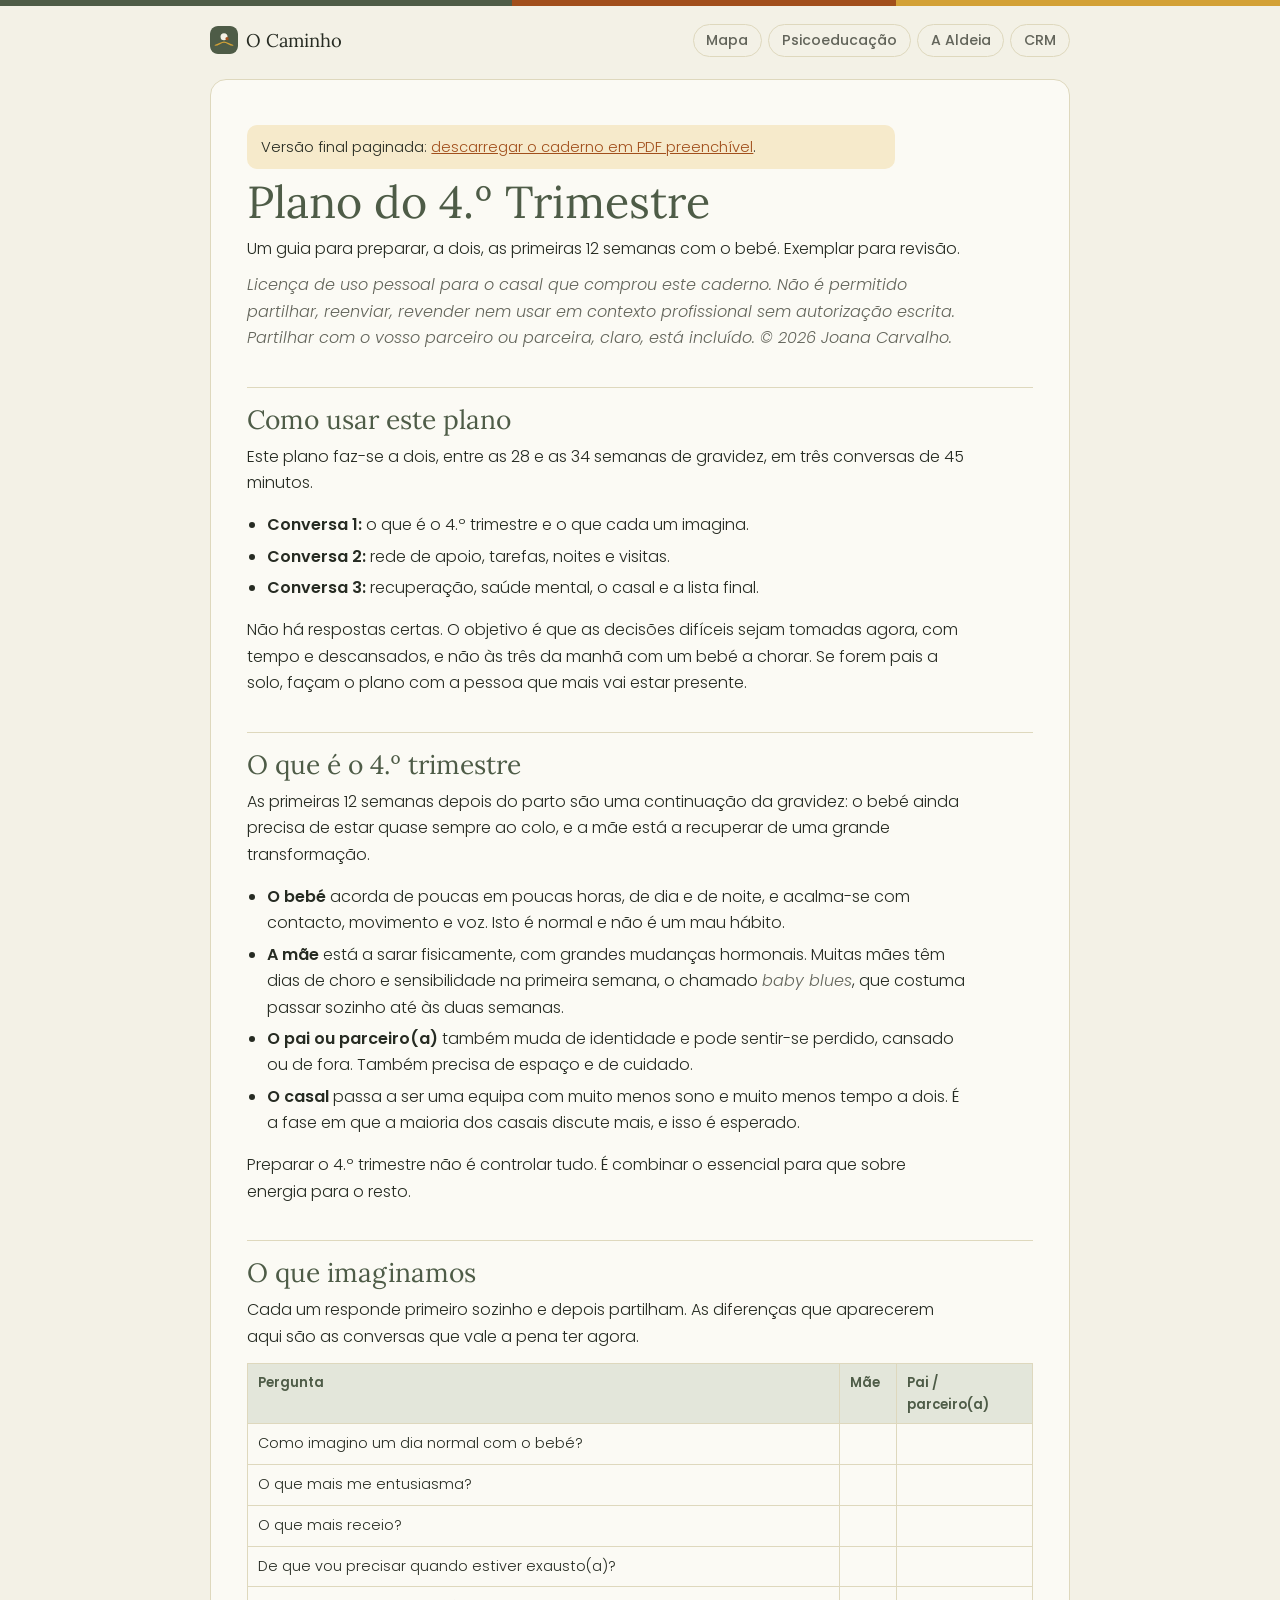
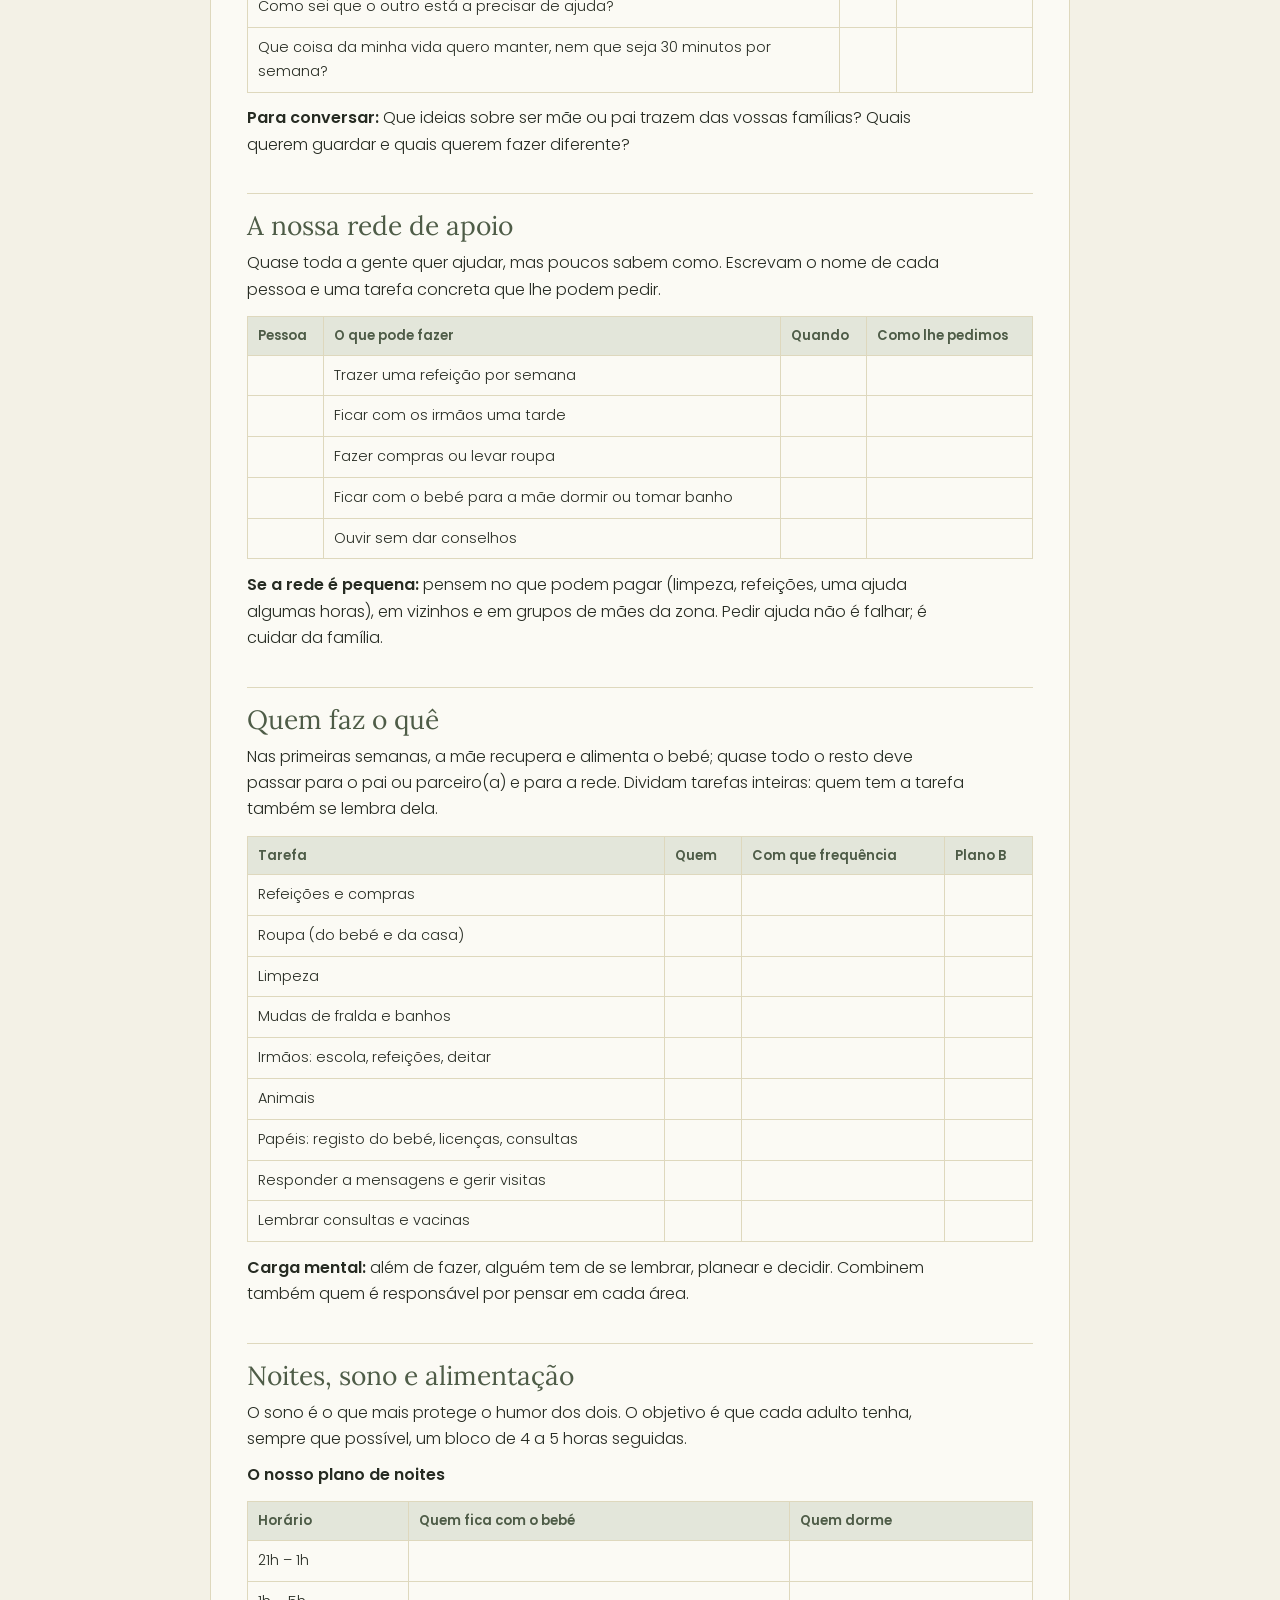
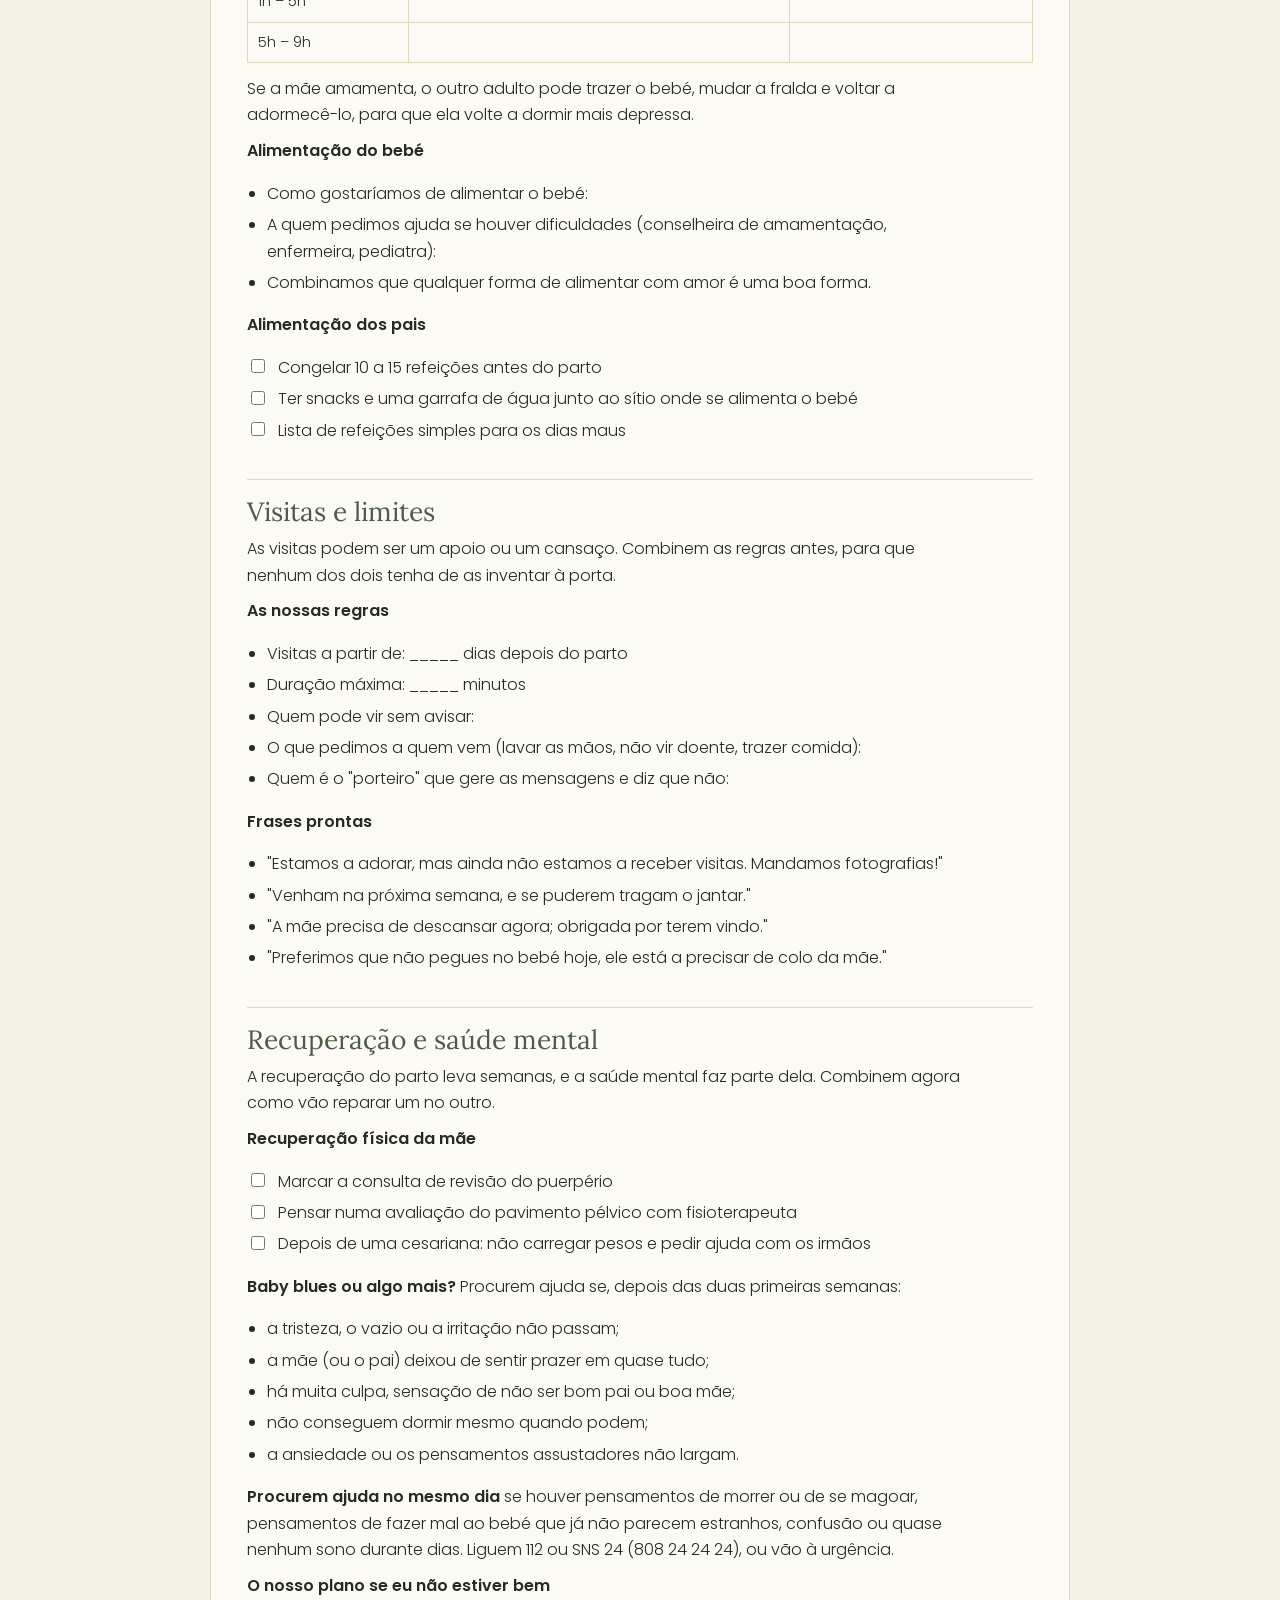
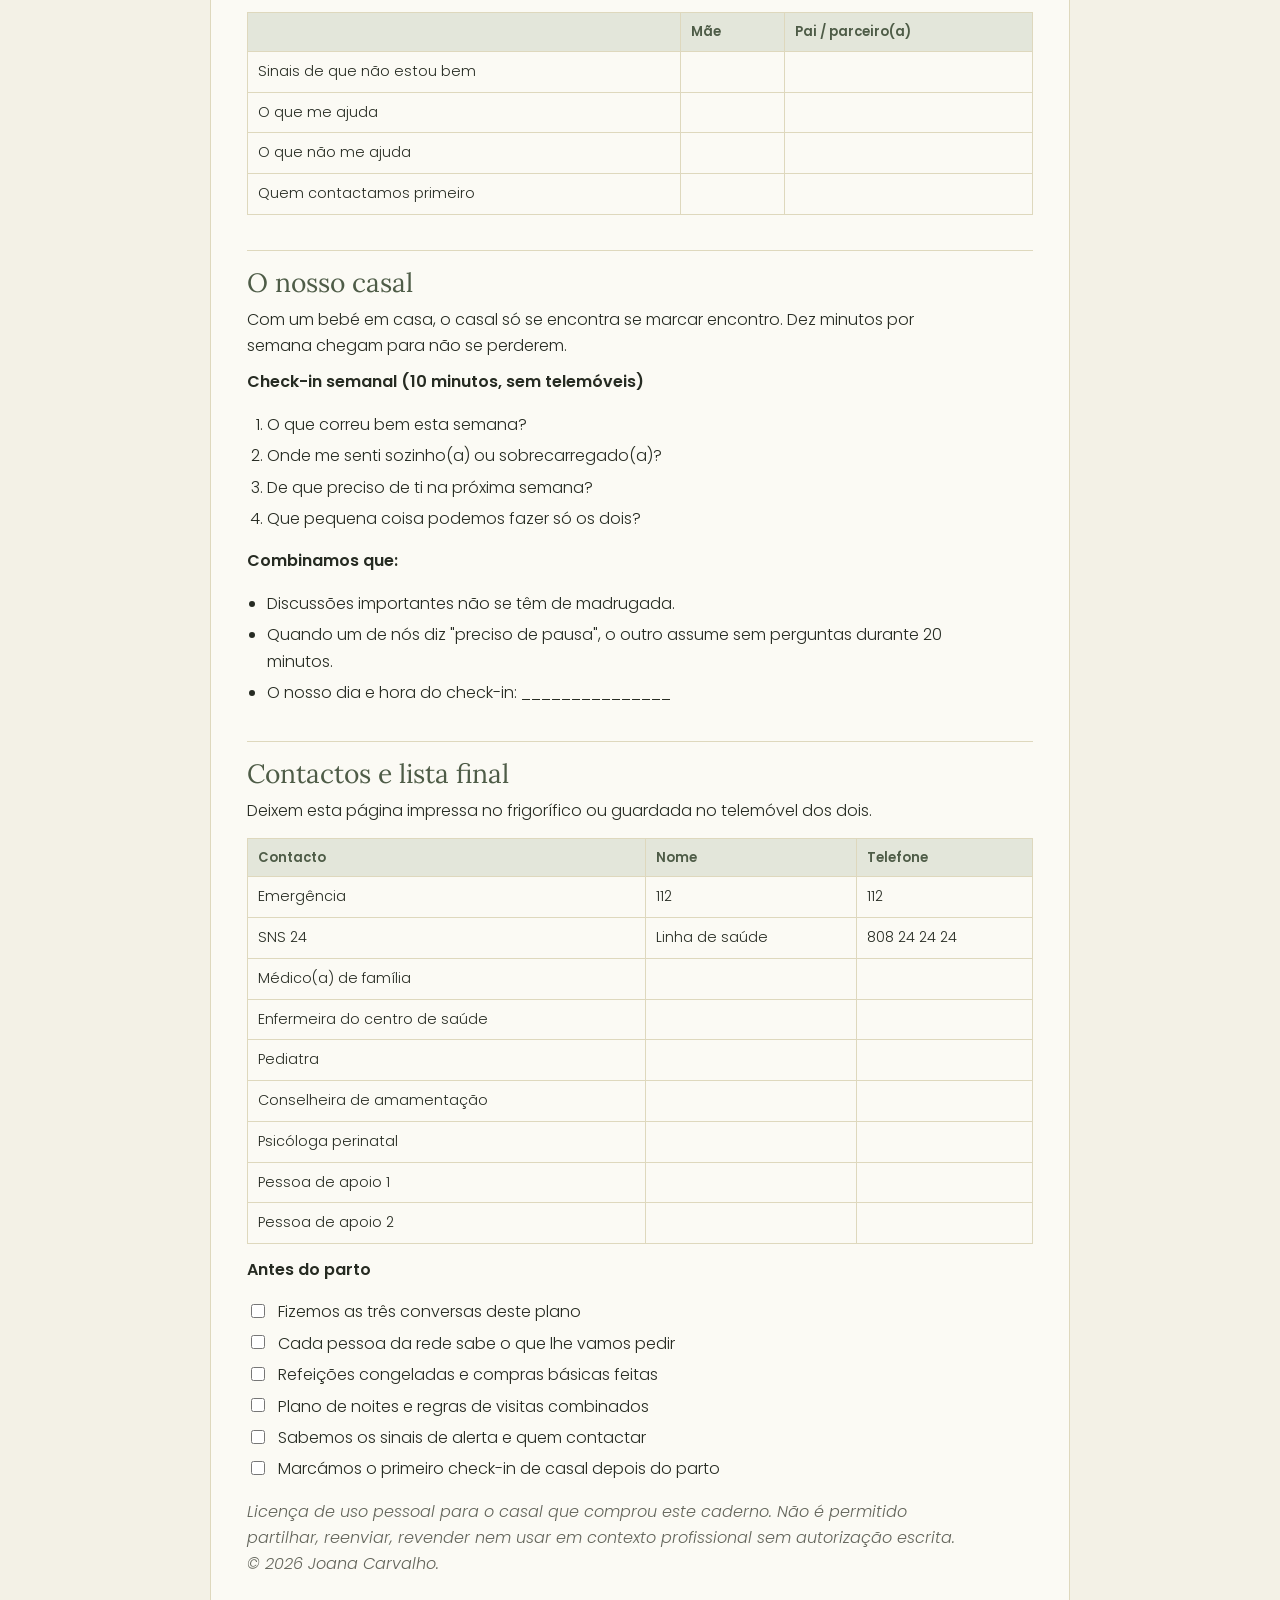
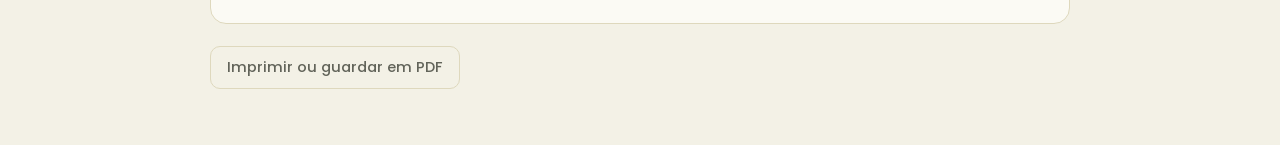
<file: public/plano-4-trimestre.html>
<!doctype html>
<html lang="pt-PT" data-theme="light">
<head>
<meta charset="utf-8">
<meta name="viewport" content="width=device-width,initial-scale=1,viewport-fit=cover">
<title>Plano do 4.º Trimestre</title>
<link rel="manifest" href="manifest.webmanifest">
<link rel="icon" href="icons/icon.svg" type="image/svg+xml">
<link rel="apple-touch-icon" href="icons/apple-touch-icon.png">
<meta name="theme-color" content="#F3F1E6">
<meta name="apple-mobile-web-app-capable" content="yes">
<meta name="apple-mobile-web-app-title" content="Perinatal">
<link rel="preconnect" href="https://fonts.googleapis.com">
<link rel="preconnect" href="https://fonts.gstatic.com" crossorigin>
<link rel="stylesheet" href="https://fonts.googleapis.com/css2?family=Lora:ital,wght@0,400;0,500;0,600;1,400&family=Poppins:wght@300;400;500;600;700&display=swap">
<link rel="stylesheet" href="css/base.css">
<link rel="stylesheet" href="css/docs.css">
</head>
<body>
<div class="wrap">
  <div class="appbar">
    <a class="marca" href="./"><img src="icons/icon.svg" alt="">O Caminho</a>
    <span class="offline" data-offline hidden>Sem rede · a funcionar offline</span>
    <div class="mods" role="navigation" aria-label="Secções">
      <a href="caminho.html">Mapa</a>
      <a href="psicoeducacao.html">Psicoeducação</a>
      <a href="aldeia.html">A Aldeia</a>
      <a href="crm.html">CRM</a>
    </div>
  </div>
  <article class="doc" data-chave="plano-4-trimestre">
<p class="nota-pdf">Versão final paginada: <a href="ficheiros/plano-4-trimestre-caderno.pdf" download>descarregar o caderno em PDF preenchível</a>.</p>
<h1>Plano do 4.º Trimestre</h1>
<p>Um guia para preparar, a dois, as primeiras 12 semanas com o bebé. Exemplar para revisão.</p>
<p><em>Licença de uso pessoal para o casal que comprou este caderno. Não é permitido partilhar, reenviar, revender nem usar em contexto profissional sem autorização escrita. Partilhar com o vosso parceiro ou parceira, claro, está incluído. © 2026 Joana Carvalho.</em></p>
<h2>Como usar este plano</h2>
<p>Este plano faz-se a dois, entre as 28 e as 34 semanas de gravidez, em três conversas de 45 minutos.</p>
<ul>
<li><strong>Conversa 1:</strong> o que é o 4.º trimestre e o que cada um imagina.</li>
<li><strong>Conversa 2:</strong> rede de apoio, tarefas, noites e visitas.</li>
<li><strong>Conversa 3:</strong> recuperação, saúde mental, o casal e a lista final.</li>
</ul>
<p>Não há respostas certas. O objetivo é que as decisões difíceis sejam tomadas agora, com tempo e descansados, e não às três da manhã com um bebé a chorar. Se forem pais a solo, façam o plano com a pessoa que mais vai estar presente.</p>
<h2>O que é o 4.º trimestre</h2>
<p>As primeiras 12 semanas depois do parto são uma continuação da gravidez: o bebé ainda precisa de estar quase sempre ao colo, e a mãe está a recuperar de uma grande transformação.</p>
<ul>
<li><strong>O bebé</strong> acorda de poucas em poucas horas, de dia e de noite, e acalma-se com contacto, movimento e voz. Isto é normal e não é um mau hábito.</li>
<li><strong>A mãe</strong> está a sarar fisicamente, com grandes mudanças hormonais. Muitas mães têm dias de choro e sensibilidade na primeira semana, o chamado <em>baby blues</em>, que costuma passar sozinho até às duas semanas.</li>
<li><strong>O pai ou parceiro(a)</strong> também muda de identidade e pode sentir-se perdido, cansado ou de fora. Também precisa de espaço e de cuidado.</li>
<li><strong>O casal</strong> passa a ser uma equipa com muito menos sono e muito menos tempo a dois. É a fase em que a maioria dos casais discute mais, e isso é esperado.</li>
</ul>
<p>Preparar o 4.º trimestre não é controlar tudo. É combinar o essencial para que sobre energia para o resto.</p>
<h2>O que imaginamos</h2>
<p>Cada um responde primeiro sozinho e depois partilham. As diferenças que aparecerem aqui são as conversas que vale a pena ter agora.</p>
<div class="tw"><table>
<thead>
<tr>
<th>Pergunta</th>
<th>Mãe</th>
<th>Pai / parceiro(a)</th>
</tr>
</thead>
<tbody>
<tr>
<td>Como imagino um dia normal com o bebé?</td>
<td></td>
<td></td>
</tr>
<tr>
<td>O que mais me entusiasma?</td>
<td></td>
<td></td>
</tr>
<tr>
<td>O que mais receio?</td>
<td></td>
<td></td>
</tr>
<tr>
<td>De que vou precisar quando estiver exausto(a)?</td>
<td></td>
<td></td>
</tr>
<tr>
<td>Como sei que o outro está a precisar de ajuda?</td>
<td></td>
<td></td>
</tr>
<tr>
<td>Que coisa da minha vida quero manter, nem que seja 30 minutos por semana?</td>
<td></td>
<td></td>
</tr>
</tbody>
</table></div>
<p><strong>Para conversar:</strong> Que ideias sobre ser mãe ou pai trazem das vossas famílias? Quais querem guardar e quais querem fazer diferente?</p>
<h2>A nossa rede de apoio</h2>
<p>Quase toda a gente quer ajudar, mas poucos sabem como. Escrevam o nome de cada pessoa e uma tarefa concreta que lhe podem pedir.</p>
<div class="tw"><table>
<thead>
<tr>
<th>Pessoa</th>
<th>O que pode fazer</th>
<th>Quando</th>
<th>Como lhe pedimos</th>
</tr>
</thead>
<tbody>
<tr>
<td></td>
<td>Trazer uma refeição por semana</td>
<td></td>
<td></td>
</tr>
<tr>
<td></td>
<td>Ficar com os irmãos uma tarde</td>
<td></td>
<td></td>
</tr>
<tr>
<td></td>
<td>Fazer compras ou levar roupa</td>
<td></td>
<td></td>
</tr>
<tr>
<td></td>
<td>Ficar com o bebé para a mãe dormir ou tomar banho</td>
<td></td>
<td></td>
</tr>
<tr>
<td></td>
<td>Ouvir sem dar conselhos</td>
<td></td>
<td></td>
</tr>
</tbody>
</table></div>
<p><strong>Se a rede é pequena:</strong> pensem no que podem pagar (limpeza, refeições, uma ajuda algumas horas), em vizinhos e em grupos de mães da zona. Pedir ajuda não é falhar; é cuidar da família.</p>
<h2>Quem faz o quê</h2>
<p>Nas primeiras semanas, a mãe recupera e alimenta o bebé; quase todo o resto deve passar para o pai ou parceiro(a) e para a rede. Dividam tarefas inteiras: quem tem a tarefa também se lembra dela.</p>
<div class="tw"><table>
<thead>
<tr>
<th>Tarefa</th>
<th>Quem</th>
<th>Com que frequência</th>
<th>Plano B</th>
</tr>
</thead>
<tbody>
<tr>
<td>Refeições e compras</td>
<td></td>
<td></td>
<td></td>
</tr>
<tr>
<td>Roupa (do bebé e da casa)</td>
<td></td>
<td></td>
<td></td>
</tr>
<tr>
<td>Limpeza</td>
<td></td>
<td></td>
<td></td>
</tr>
<tr>
<td>Mudas de fralda e banhos</td>
<td></td>
<td></td>
<td></td>
</tr>
<tr>
<td>Irmãos: escola, refeições, deitar</td>
<td></td>
<td></td>
<td></td>
</tr>
<tr>
<td>Animais</td>
<td></td>
<td></td>
<td></td>
</tr>
<tr>
<td>Papéis: registo do bebé, licenças, consultas</td>
<td></td>
<td></td>
<td></td>
</tr>
<tr>
<td>Responder a mensagens e gerir visitas</td>
<td></td>
<td></td>
<td></td>
</tr>
<tr>
<td>Lembrar consultas e vacinas</td>
<td></td>
<td></td>
<td></td>
</tr>
</tbody>
</table></div>
<p><strong>Carga mental:</strong> além de fazer, alguém tem de se lembrar, planear e decidir. Combinem também quem é responsável por pensar em cada área.</p>
<h2>Noites, sono e alimentação</h2>
<p>O sono é o que mais protege o humor dos dois. O objetivo é que cada adulto tenha, sempre que possível, um bloco de 4 a 5 horas seguidas.</p>
<p><strong>O nosso plano de noites</strong></p>
<div class="tw"><table>
<thead>
<tr>
<th>Horário</th>
<th>Quem fica com o bebé</th>
<th>Quem dorme</th>
</tr>
</thead>
<tbody>
<tr>
<td>21h – 1h</td>
<td></td>
<td></td>
</tr>
<tr>
<td>1h – 5h</td>
<td></td>
<td></td>
</tr>
<tr>
<td>5h – 9h</td>
<td></td>
<td></td>
</tr>
</tbody>
</table></div>
<p>Se a mãe amamenta, o outro adulto pode trazer o bebé, mudar a fralda e voltar a adormecê-lo, para que ela volte a dormir mais depressa.</p>
<p><strong>Alimentação do bebé</strong></p>
<ul>
<li>Como gostaríamos de alimentar o bebé:</li>
<li>A quem pedimos ajuda se houver dificuldades (conselheira de amamentação, enfermeira, pediatra):</li>
<li>Combinamos que qualquer forma de alimentar com amor é uma boa forma.</li>
</ul>
<p><strong>Alimentação dos pais</strong></p>
<ul>
<li class="tarefa"><label><input type="checkbox" data-i="1"> Congelar 10 a 15 refeições antes do parto</label></li>
<li class="tarefa"><label><input type="checkbox" data-i="2"> Ter snacks e uma garrafa de água junto ao sítio onde se alimenta o bebé</label></li>
<li class="tarefa"><label><input type="checkbox" data-i="3"> Lista de refeições simples para os dias maus</label></li>
</ul>
<h2>Visitas e limites</h2>
<p>As visitas podem ser um apoio ou um cansaço. Combinem as regras antes, para que nenhum dos dois tenha de as inventar à porta.</p>
<p><strong>As nossas regras</strong></p>
<ul>
<li>Visitas a partir de: _____ dias depois do parto</li>
<li>Duração máxima: _____ minutos</li>
<li>Quem pode vir sem avisar:</li>
<li>O que pedimos a quem vem (lavar as mãos, não vir doente, trazer comida):</li>
<li>Quem é o "porteiro" que gere as mensagens e diz que não:</li>
</ul>
<p><strong>Frases prontas</strong></p>
<ul>
<li>"Estamos a adorar, mas ainda não estamos a receber visitas. Mandamos fotografias!"</li>
<li>"Venham na próxima semana, e se puderem tragam o jantar."</li>
<li>"A mãe precisa de descansar agora; obrigada por terem vindo."</li>
<li>"Preferimos que não pegues no bebé hoje, ele está a precisar de colo da mãe."</li>
</ul>
<h2>Recuperação e saúde mental</h2>
<p>A recuperação do parto leva semanas, e a saúde mental faz parte dela. Combinem agora como vão reparar um no outro.</p>
<p><strong>Recuperação física da mãe</strong></p>
<ul>
<li class="tarefa"><label><input type="checkbox" data-i="4"> Marcar a consulta de revisão do puerpério</label></li>
<li class="tarefa"><label><input type="checkbox" data-i="5"> Pensar numa avaliação do pavimento pélvico com fisioterapeuta</label></li>
<li class="tarefa"><label><input type="checkbox" data-i="6"> Depois de uma cesariana: não carregar pesos e pedir ajuda com os irmãos</label></li>
</ul>
<p><strong>Baby blues ou algo mais?</strong> Procurem ajuda se, depois das duas primeiras semanas:</p>
<ul>
<li>a tristeza, o vazio ou a irritação não passam;</li>
<li>a mãe (ou o pai) deixou de sentir prazer em quase tudo;</li>
<li>há muita culpa, sensação de não ser bom pai ou boa mãe;</li>
<li>não conseguem dormir mesmo quando podem;</li>
<li>a ansiedade ou os pensamentos assustadores não largam.</li>
</ul>
<p><strong>Procurem ajuda no mesmo dia</strong> se houver pensamentos de morrer ou de se magoar, pensamentos de fazer mal ao bebé que já não parecem estranhos, confusão ou quase nenhum sono durante dias. Liguem 112 ou SNS 24 (808 24 24 24), ou vão à urgência.</p>
<p><strong>O nosso plano se eu não estiver bem</strong></p>
<div class="tw"><table>
<thead>
<tr>
<th></th>
<th>Mãe</th>
<th>Pai / parceiro(a)</th>
</tr>
</thead>
<tbody>
<tr>
<td>Sinais de que não estou bem</td>
<td></td>
<td></td>
</tr>
<tr>
<td>O que me ajuda</td>
<td></td>
<td></td>
</tr>
<tr>
<td>O que não me ajuda</td>
<td></td>
<td></td>
</tr>
<tr>
<td>Quem contactamos primeiro</td>
<td></td>
<td></td>
</tr>
</tbody>
</table></div>
<h2>O nosso casal</h2>
<p>Com um bebé em casa, o casal só se encontra se marcar encontro. Dez minutos por semana chegam para não se perderem.</p>
<p><strong>Check-in semanal (10 minutos, sem telemóveis)</strong></p>
<ol>
<li>O que correu bem esta semana?</li>
<li>Onde me senti sozinho(a) ou sobrecarregado(a)?</li>
<li>De que preciso de ti na próxima semana?</li>
<li>Que pequena coisa podemos fazer só os dois?</li>
</ol>
<p><strong>Combinamos que:</strong></p>
<ul>
<li>Discussões importantes não se têm de madrugada.</li>
<li>Quando um de nós diz "preciso de pausa", o outro assume sem perguntas durante 20 minutos.</li>
<li>O nosso dia e hora do check-in: _______________</li>
</ul>
<h2>Contactos e lista final</h2>
<p>Deixem esta página impressa no frigorífico ou guardada no telemóvel dos dois.</p>
<div class="tw"><table>
<thead>
<tr>
<th>Contacto</th>
<th>Nome</th>
<th>Telefone</th>
</tr>
</thead>
<tbody>
<tr>
<td>Emergência</td>
<td>112</td>
<td>112</td>
</tr>
<tr>
<td>SNS 24</td>
<td>Linha de saúde</td>
<td>808 24 24 24</td>
</tr>
<tr>
<td>Médico(a) de família</td>
<td></td>
<td></td>
</tr>
<tr>
<td>Enfermeira do centro de saúde</td>
<td></td>
<td></td>
</tr>
<tr>
<td>Pediatra</td>
<td></td>
<td></td>
</tr>
<tr>
<td>Conselheira de amamentação</td>
<td></td>
<td></td>
</tr>
<tr>
<td>Psicóloga perinatal</td>
<td></td>
<td></td>
</tr>
<tr>
<td>Pessoa de apoio 1</td>
<td></td>
<td></td>
</tr>
<tr>
<td>Pessoa de apoio 2</td>
<td></td>
<td></td>
</tr>
</tbody>
</table></div>
<p><strong>Antes do parto</strong></p>
<ul>
<li class="tarefa"><label><input type="checkbox" data-i="7"> Fizemos as três conversas deste plano</label></li>
<li class="tarefa"><label><input type="checkbox" data-i="8"> Cada pessoa da rede sabe o que lhe vamos pedir</label></li>
<li class="tarefa"><label><input type="checkbox" data-i="9"> Refeições congeladas e compras básicas feitas</label></li>
<li class="tarefa"><label><input type="checkbox" data-i="10"> Plano de noites e regras de visitas combinados</label></li>
<li class="tarefa"><label><input type="checkbox" data-i="11"> Sabemos os sinais de alerta e quem contactar</label></li>
<li class="tarefa"><label><input type="checkbox" data-i="12"> Marcámos o primeiro check-in de casal depois do parto</label></li>
</ul>
<p><em>Licença de uso pessoal para o casal que comprou este caderno. Não é permitido partilhar, reenviar, revender nem usar em contexto profissional sem autorização escrita. © 2026 Joana Carvalho.</em></p>
  </article>
  <div class="row"><button class="btn quiet" type="button" onclick="print()">Imprimir ou guardar em PDF</button></div>
</div>
<script src="js/docs.js"></script>
<script src="js/app.js"></script>
</body>
</html>
</file>
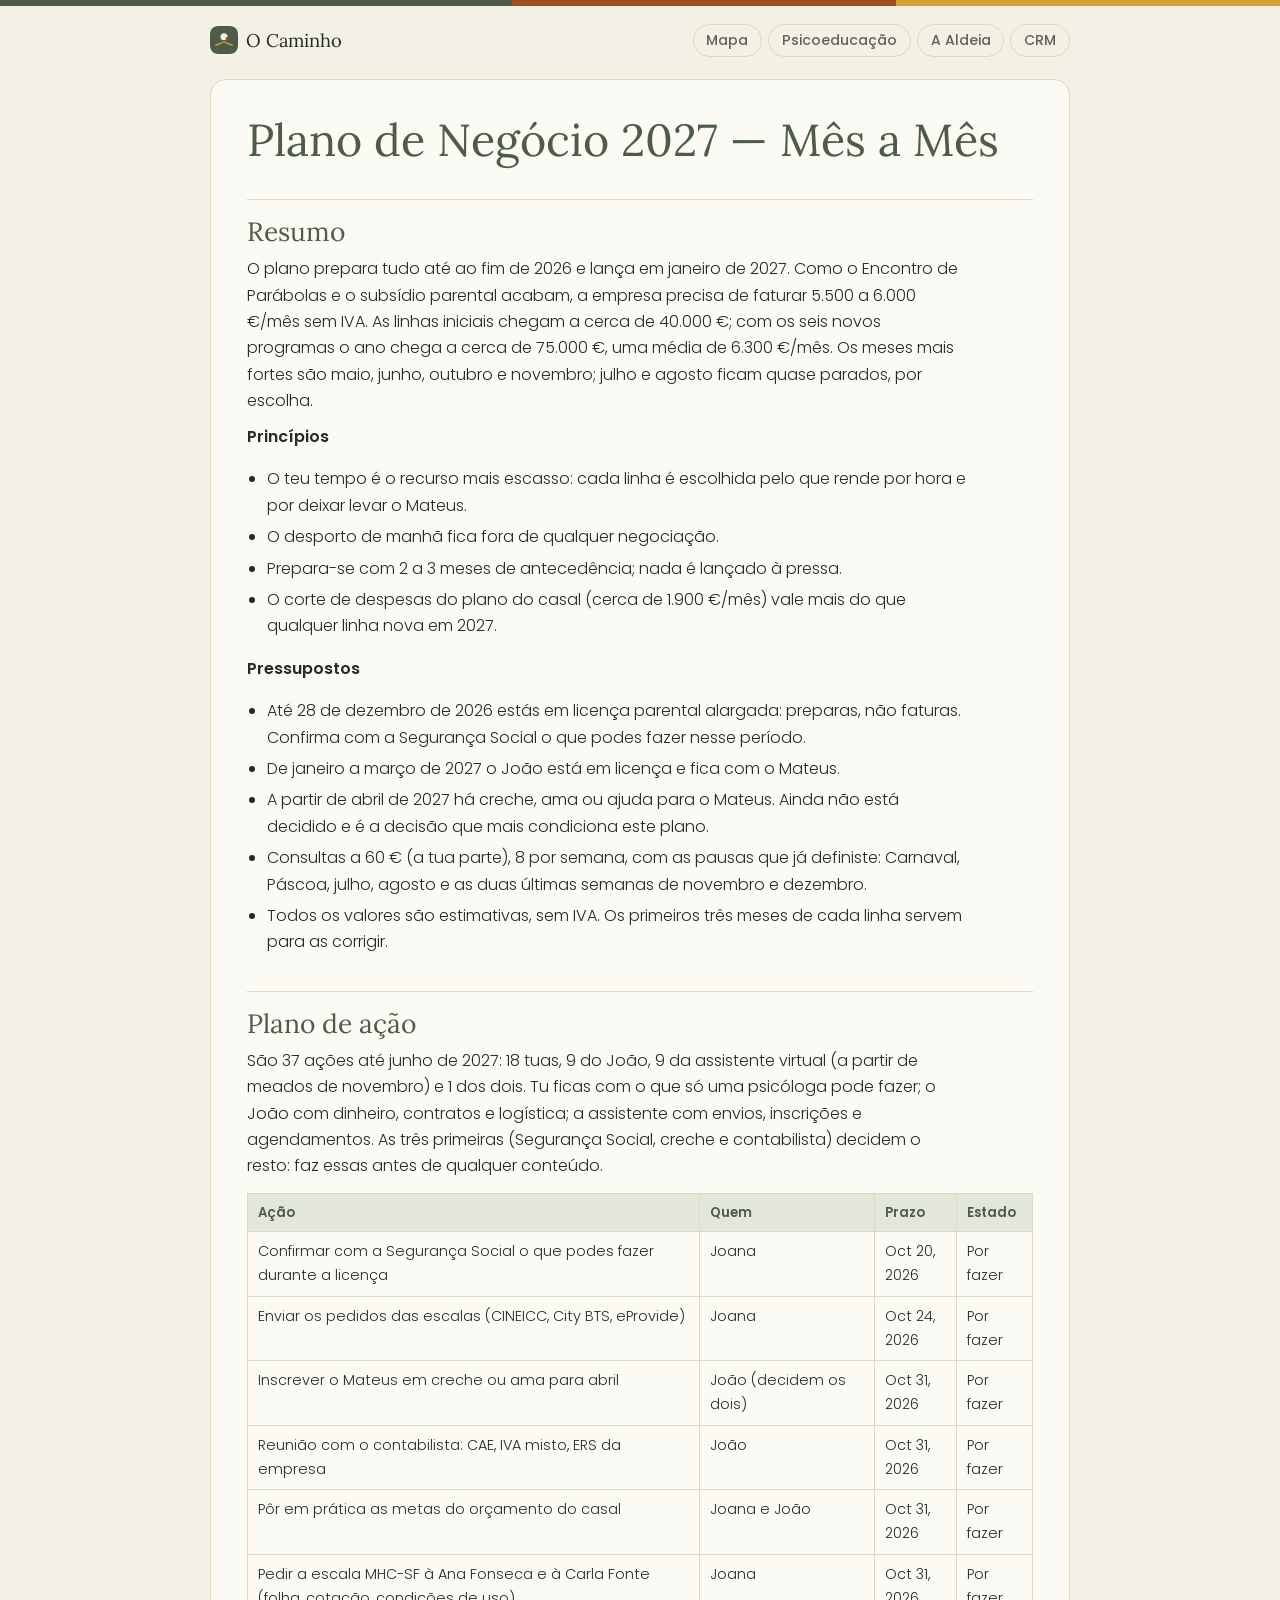
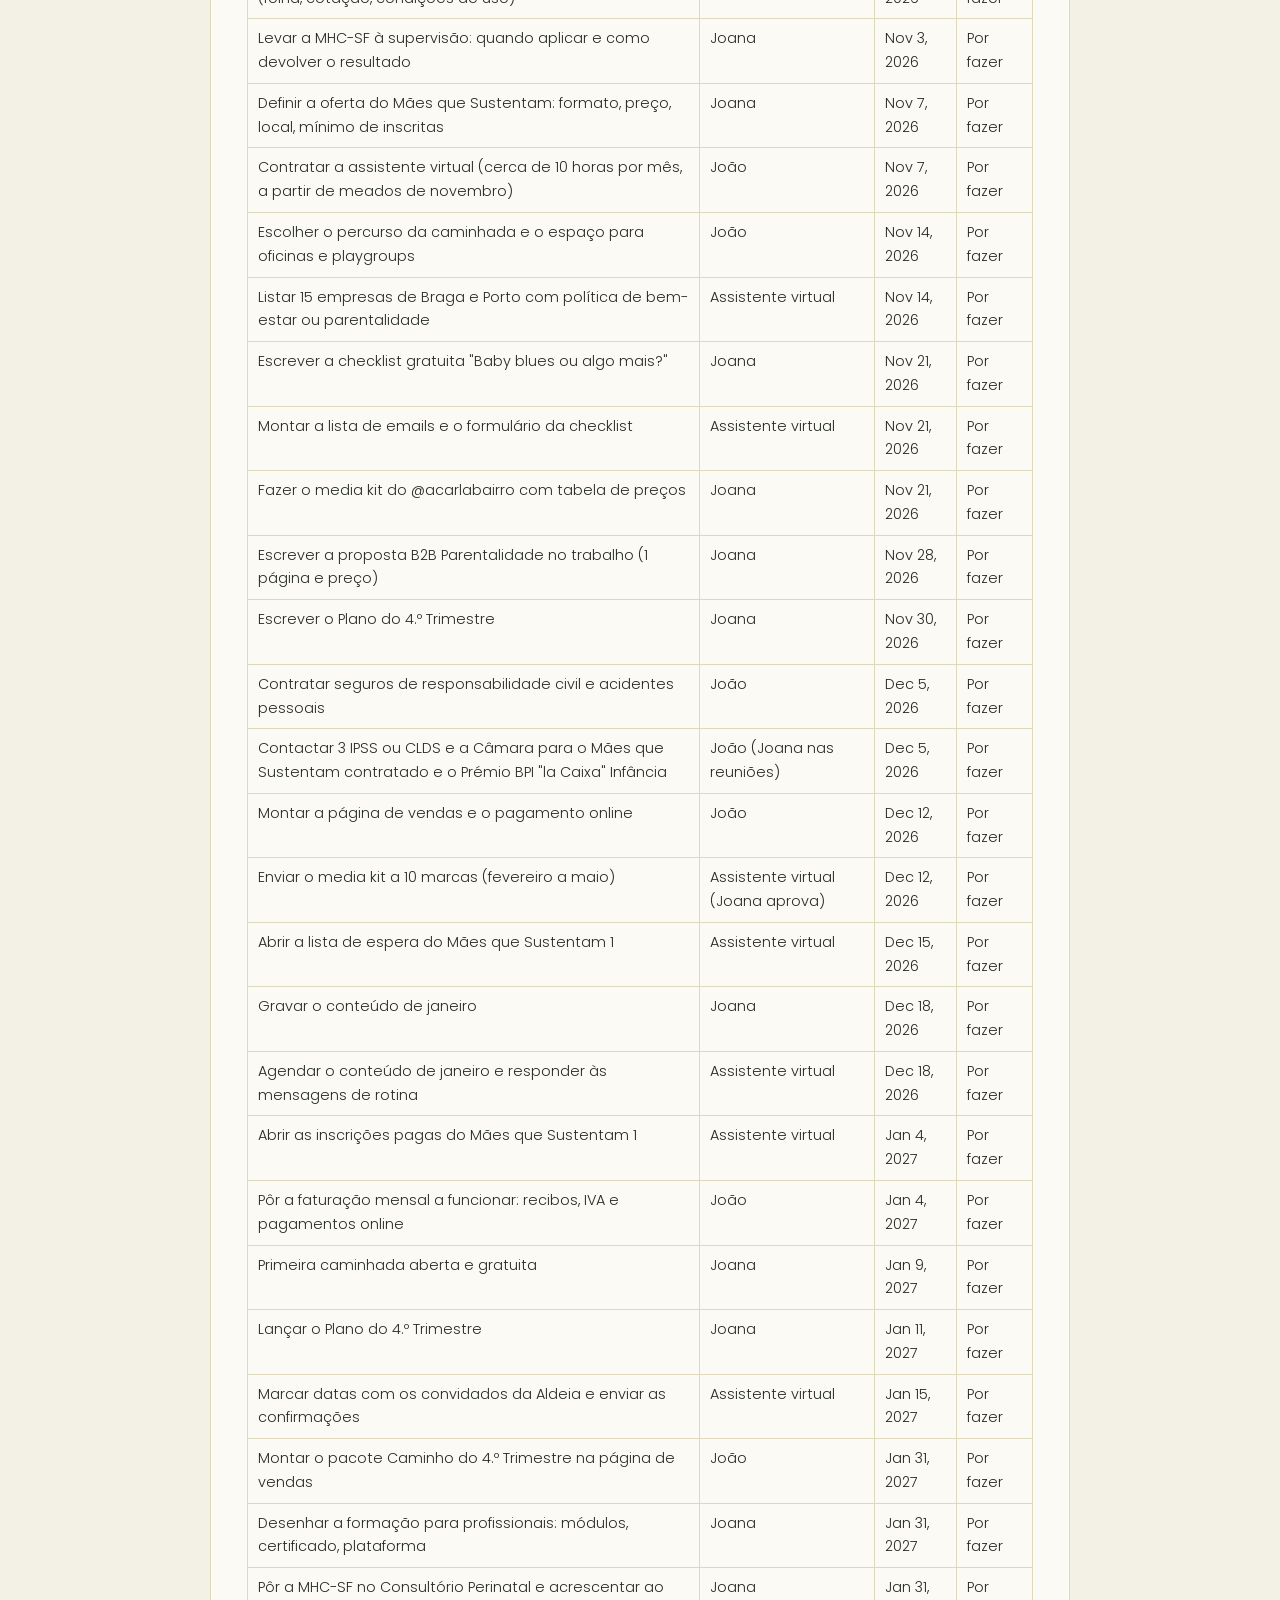
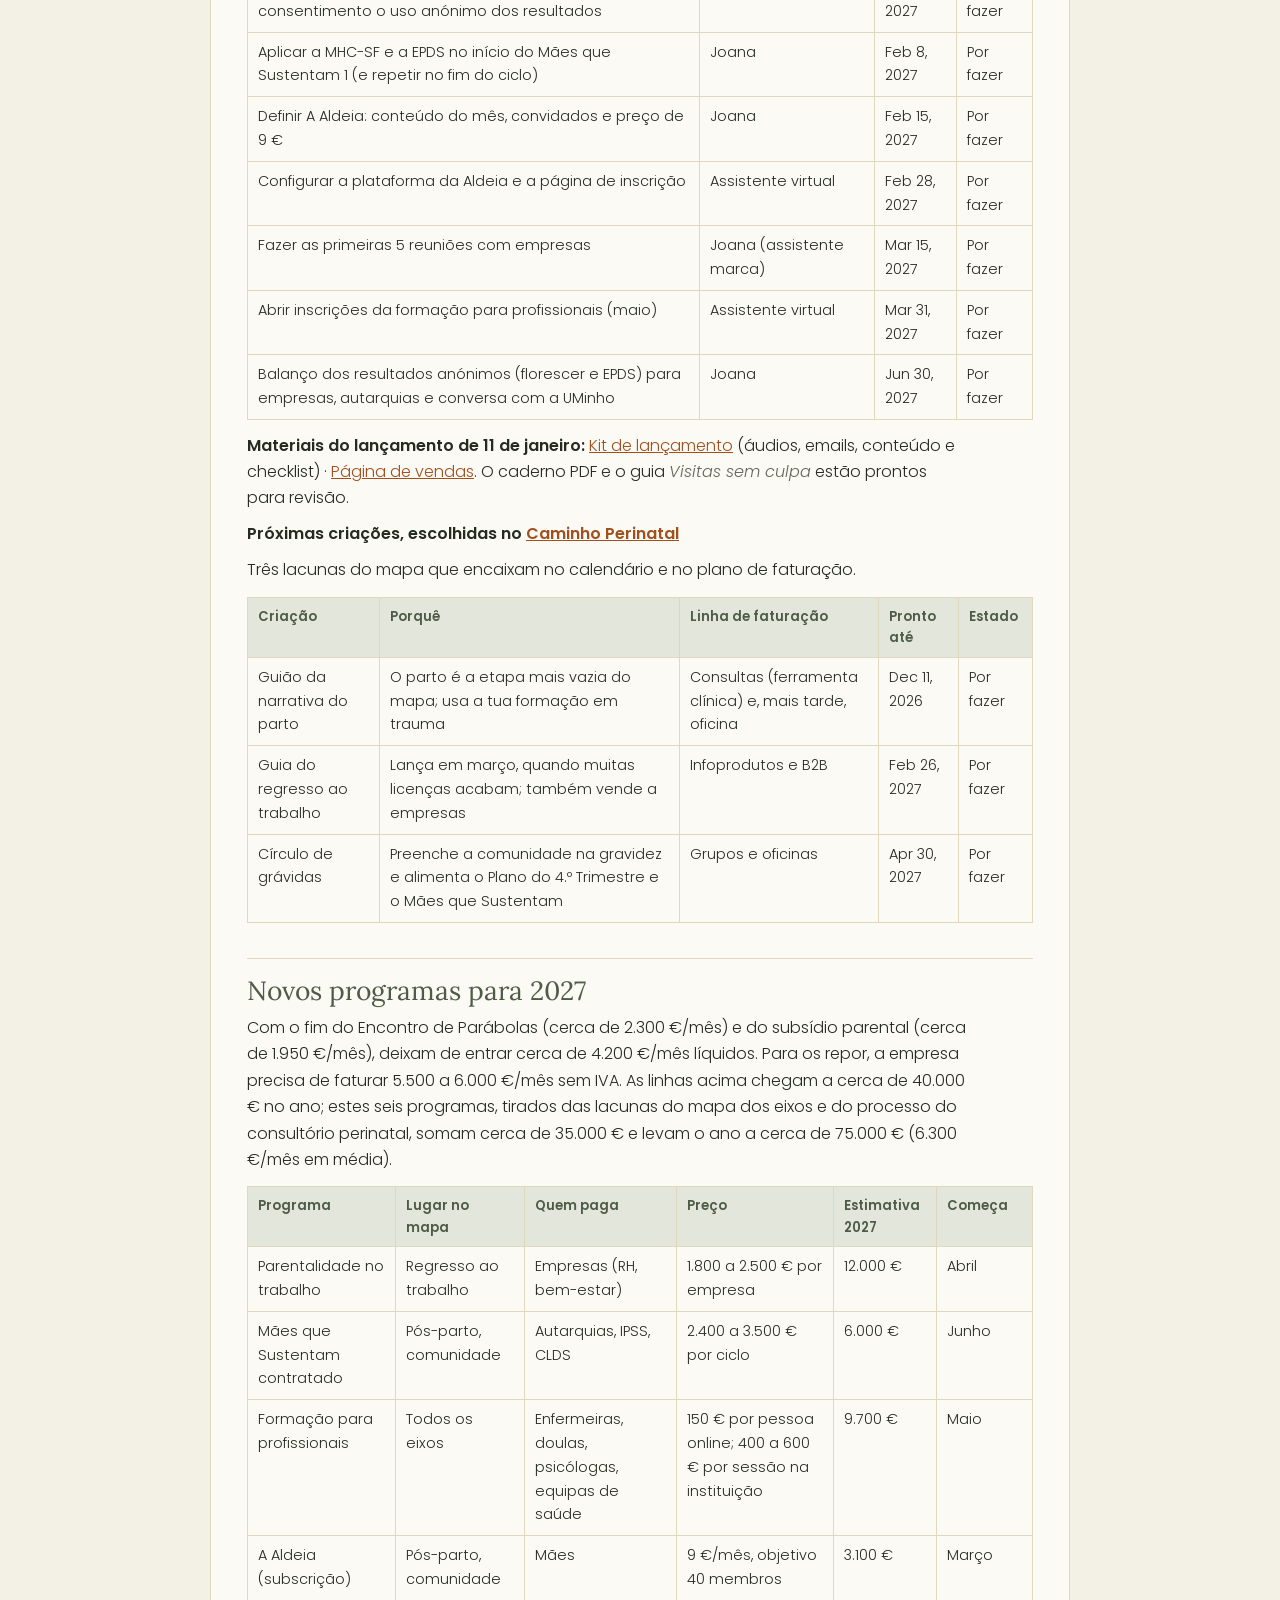
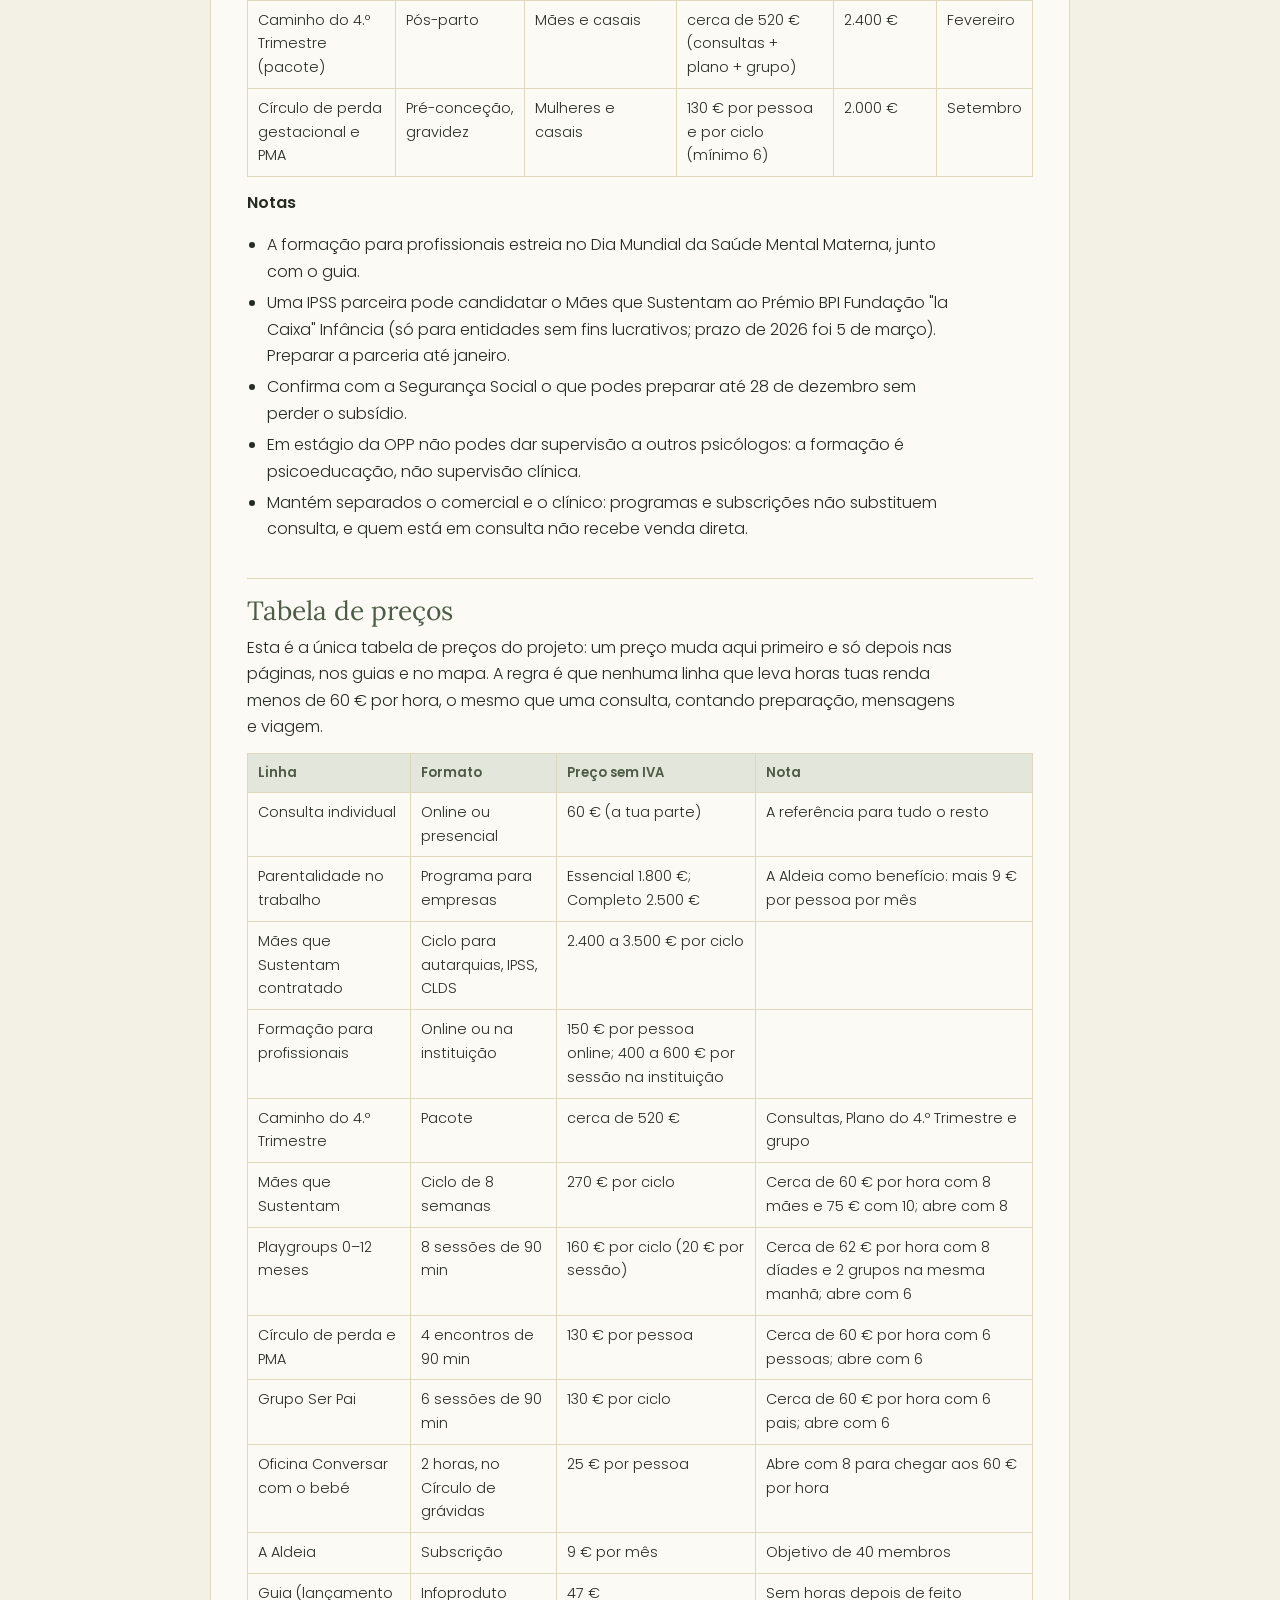
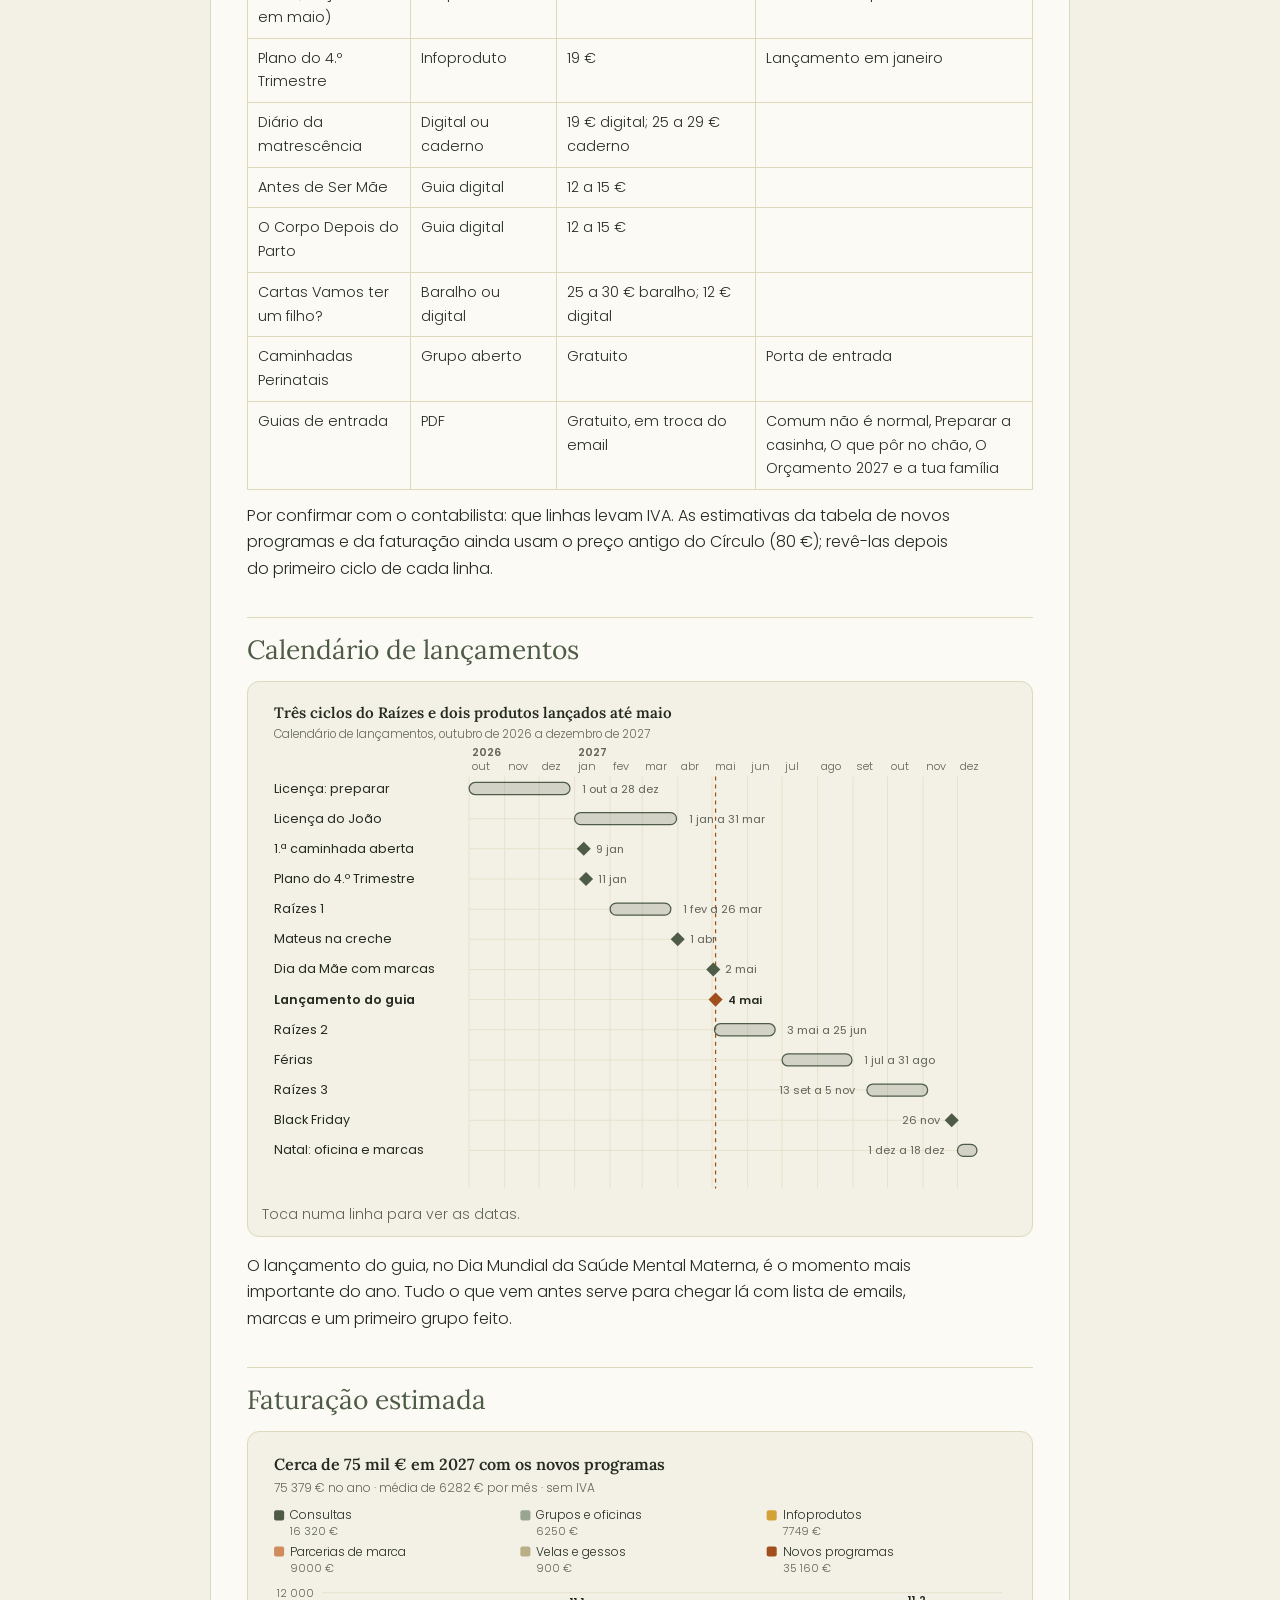
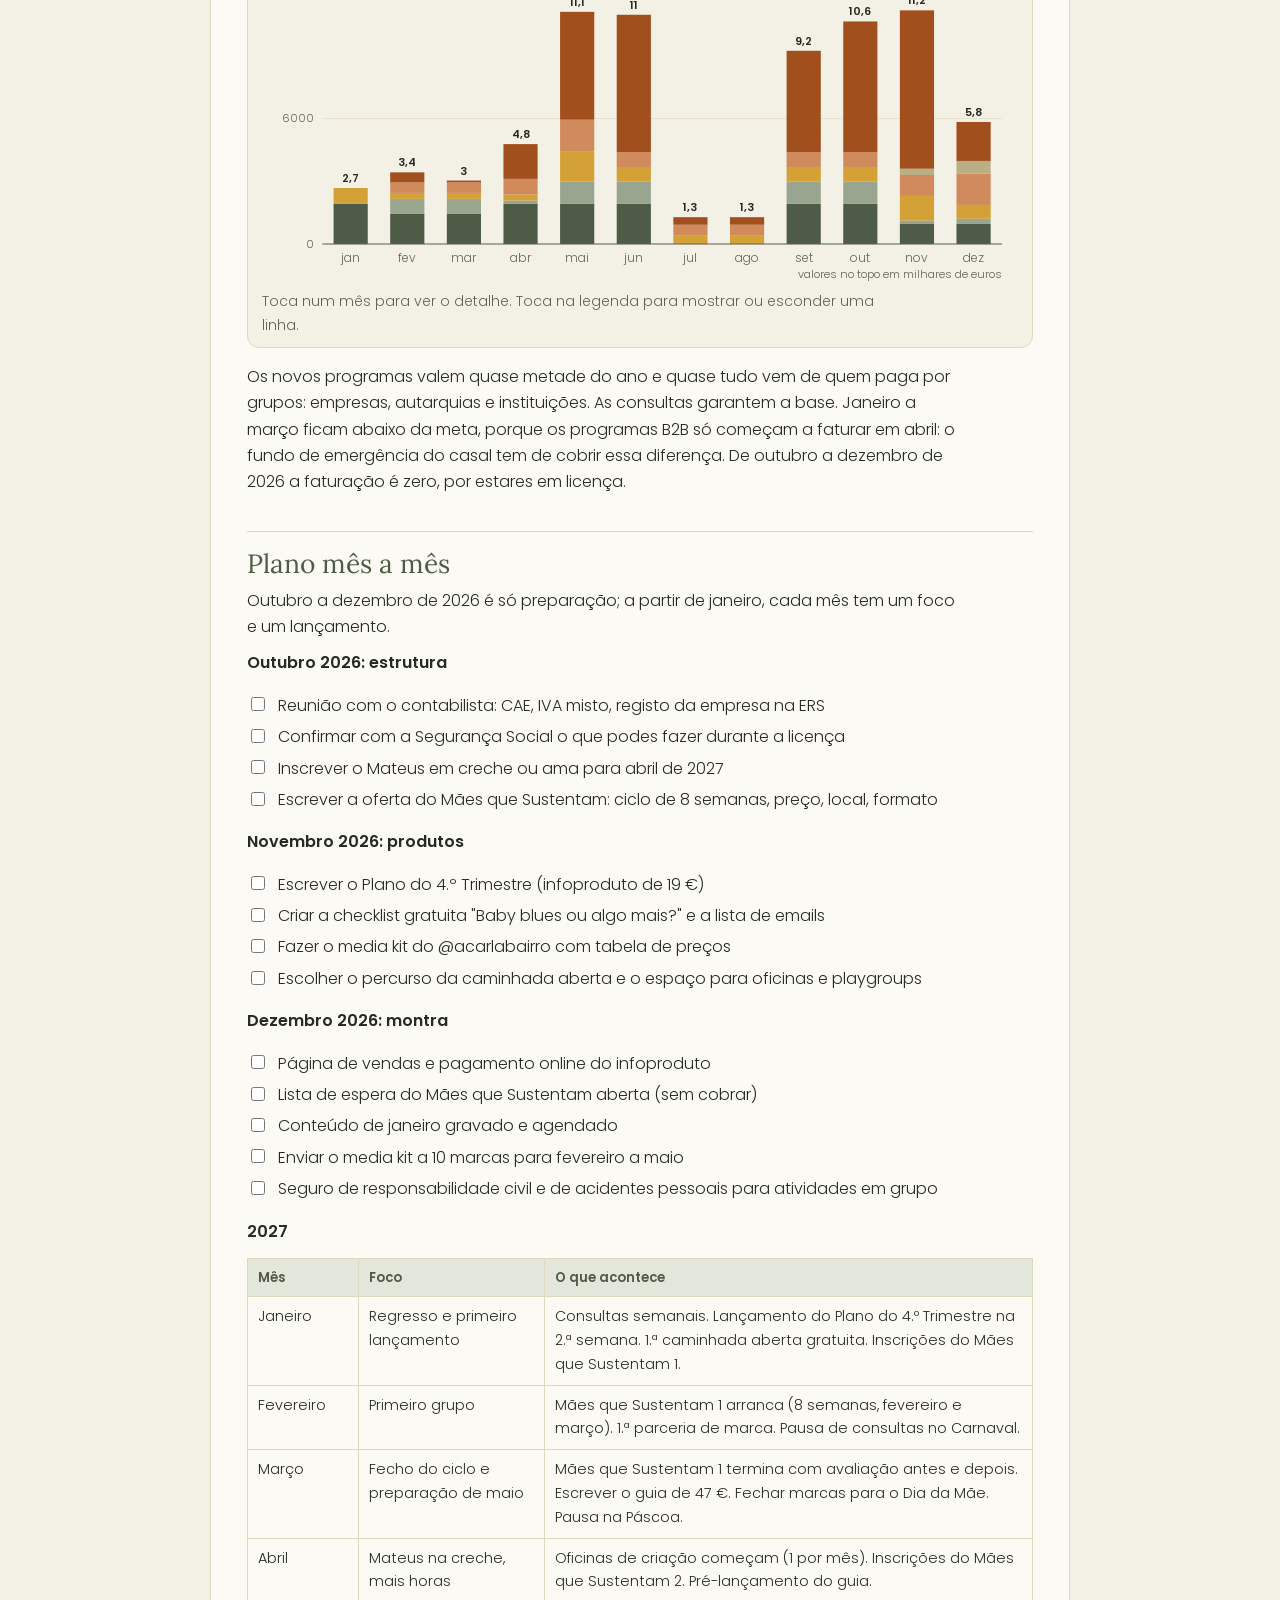
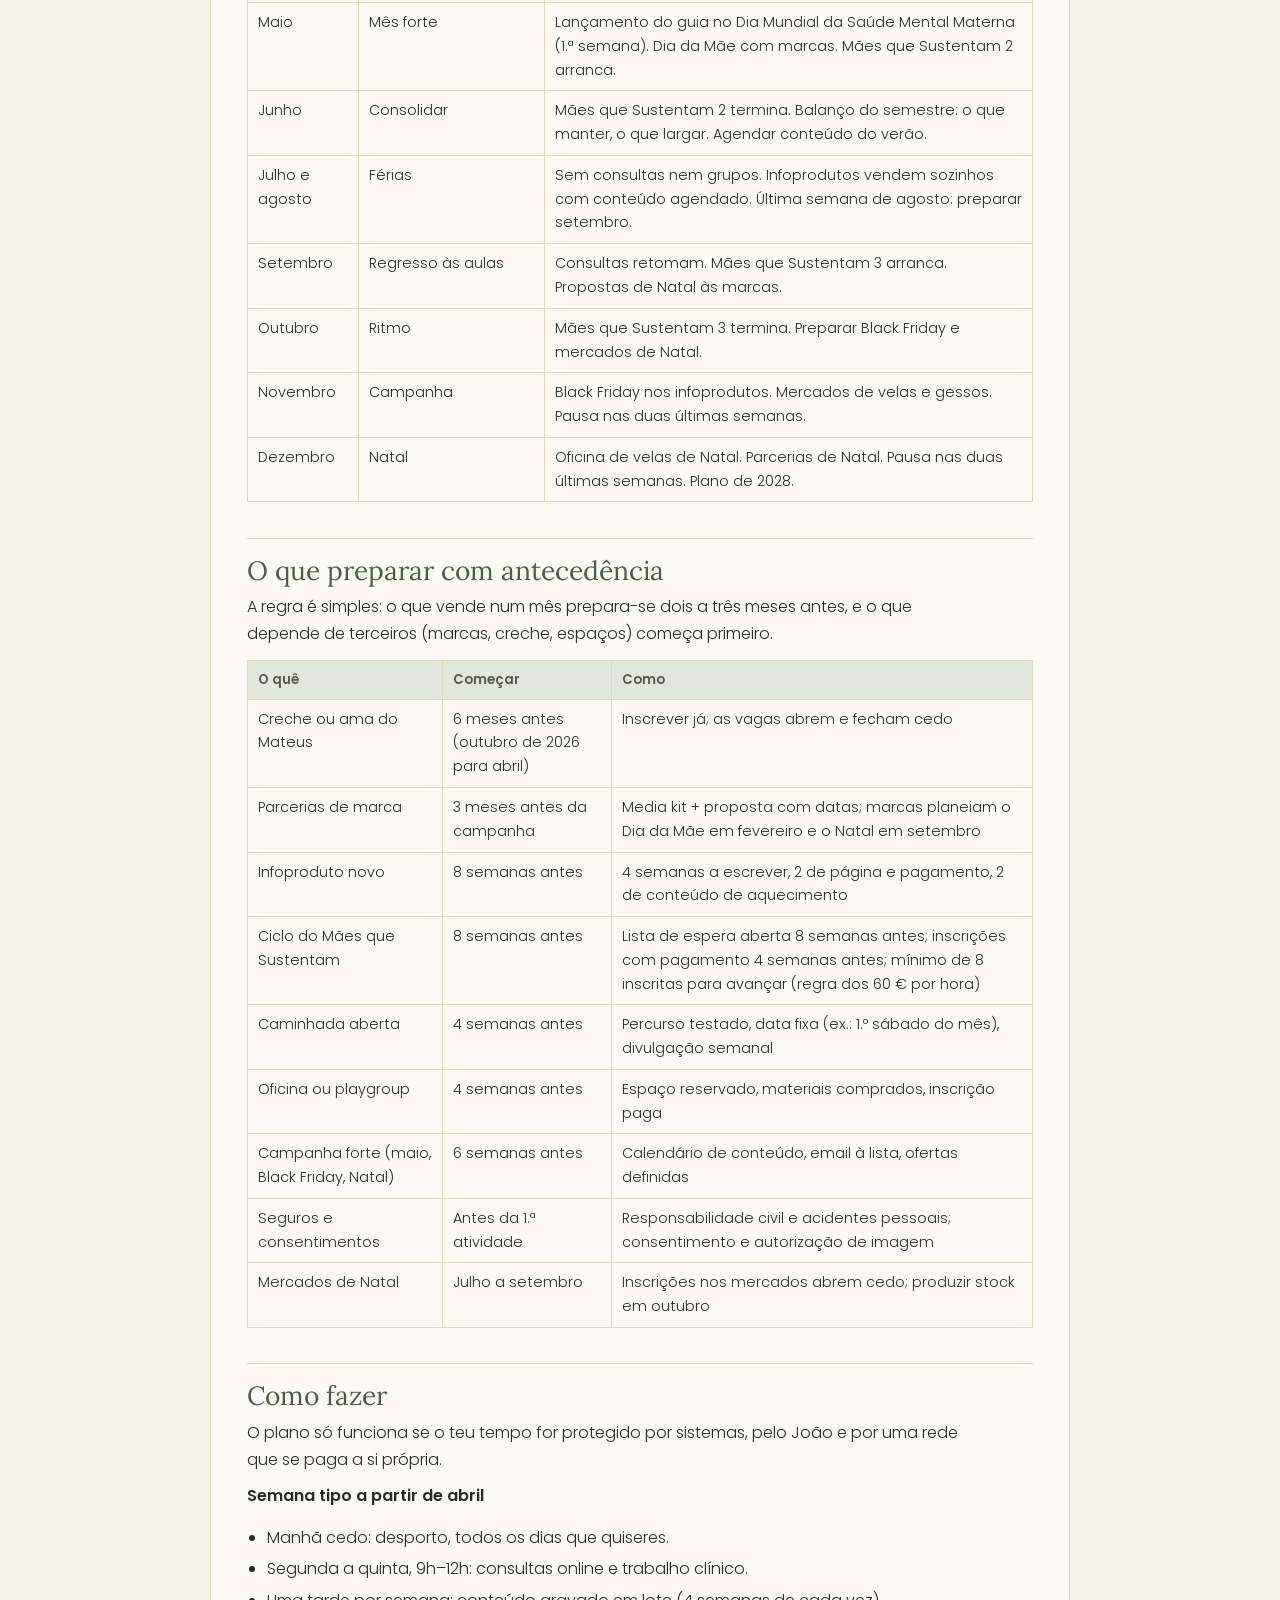
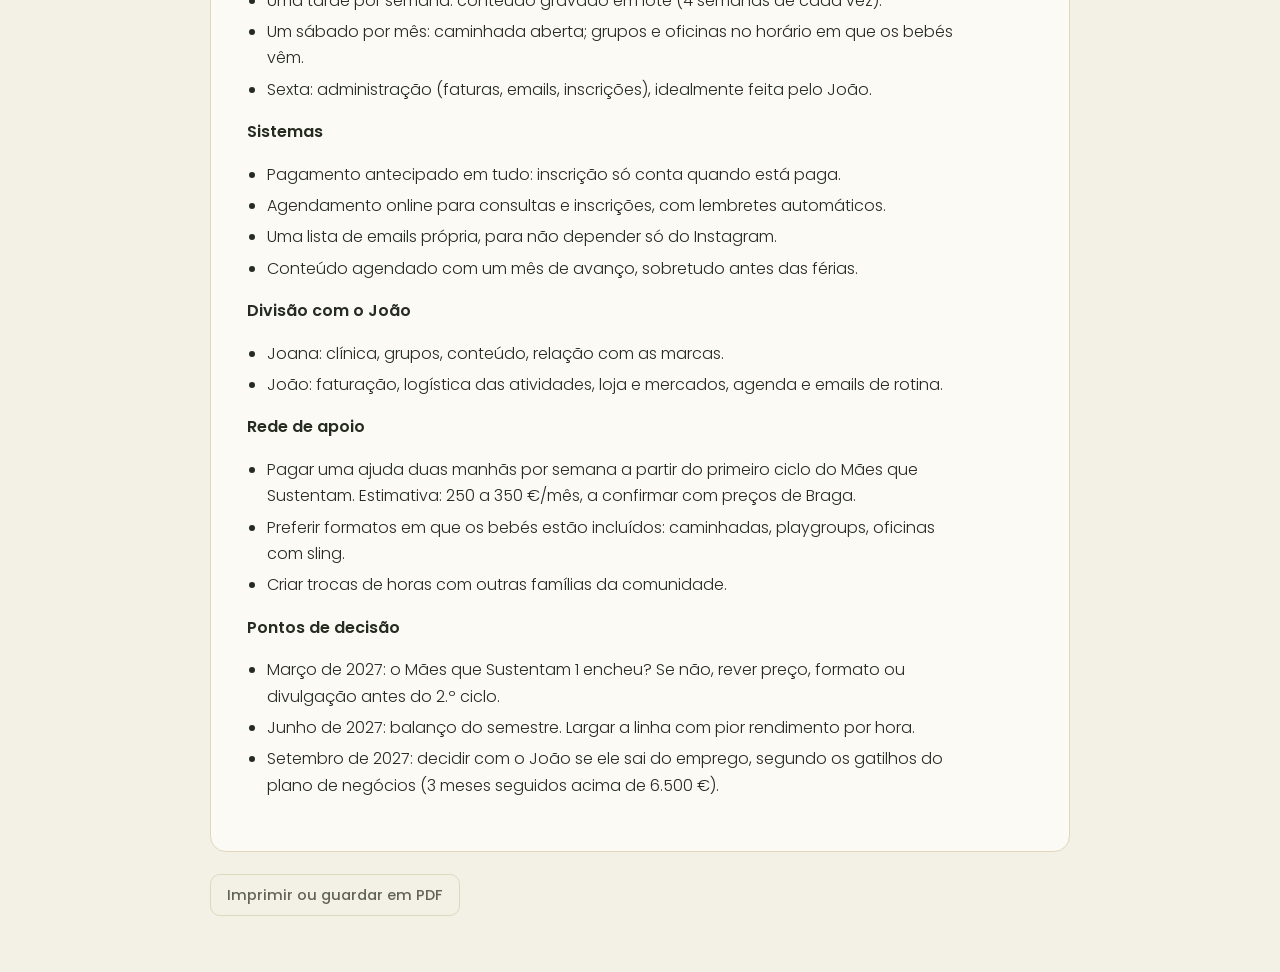
<file: public/plano-negocio-2027.html>
<!doctype html>
<html lang="pt-PT" data-theme="light">
<head>
<meta charset="utf-8">
<meta name="viewport" content="width=device-width,initial-scale=1,viewport-fit=cover">
<title>Plano de Negócio 2027 — Mês a Mês</title>
<link rel="manifest" href="manifest.webmanifest">
<link rel="icon" href="icons/icon.svg" type="image/svg+xml">
<link rel="apple-touch-icon" href="icons/apple-touch-icon.png">
<meta name="theme-color" content="#F3F1E6">
<meta name="apple-mobile-web-app-capable" content="yes">
<meta name="apple-mobile-web-app-title" content="Perinatal">
<link rel="preconnect" href="https://fonts.googleapis.com">
<link rel="preconnect" href="https://fonts.gstatic.com" crossorigin>
<link rel="stylesheet" href="https://fonts.googleapis.com/css2?family=Lora:ital,wght@0,400;0,500;0,600;1,400&family=Poppins:wght@300;400;500;600;700&display=swap">
<link rel="stylesheet" href="css/base.css">
<link rel="stylesheet" href="css/docs.css">
</head>
<body>
<div class="wrap">
  <div class="appbar">
    <a class="marca" href="./"><img src="icons/icon.svg" alt="">O Caminho</a>
    <span class="offline" data-offline hidden>Sem rede · a funcionar offline</span>
    <div class="mods" role="navigation" aria-label="Secções">
      <a href="caminho.html">Mapa</a>
      <a href="psicoeducacao.html">Psicoeducação</a>
      <a href="aldeia.html">A Aldeia</a>
      <a href="crm.html">CRM</a>
    </div>
  </div>
  <article class="doc" data-chave="plano-negocio-2027">
<h1>Plano de Negócio 2027 — Mês a Mês</h1>
<h2>Resumo</h2>
<p>O plano prepara tudo até ao fim de 2026 e lança em janeiro de 2027. Como o Encontro de Parábolas e o subsídio parental acabam, a empresa precisa de faturar 5.500 a 6.000 €/mês sem IVA. As linhas iniciais chegam a cerca de 40.000 €; com os seis novos programas o ano chega a cerca de 75.000 €, uma média de 6.300 €/mês. Os meses mais fortes são maio, junho, outubro e novembro; julho e agosto ficam quase parados, por escolha.</p>
<p><strong>Princípios</strong></p>
<ul>
<li>O teu tempo é o recurso mais escasso: cada linha é escolhida pelo que rende por hora e por deixar levar o Mateus.</li>
<li>O desporto de manhã fica fora de qualquer negociação.</li>
<li>Prepara-se com 2 a 3 meses de antecedência; nada é lançado à pressa.</li>
<li>O corte de despesas do plano do casal (cerca de 1.900 €/mês) vale mais do que qualquer linha nova em 2027.</li>
</ul>
<p><strong>Pressupostos</strong></p>
<ul>
<li>Até 28 de dezembro de 2026 estás em licença parental alargada: preparas, não faturas. Confirma com a Segurança Social o que podes fazer nesse período.</li>
<li>De janeiro a março de 2027 o João está em licença e fica com o Mateus.</li>
<li>A partir de abril de 2027 há creche, ama ou ajuda para o Mateus. Ainda não está decidido e é a decisão que mais condiciona este plano.</li>
<li>Consultas a 60 € (a tua parte), 8 por semana, com as pausas que já definiste: Carnaval, Páscoa, julho, agosto e as duas últimas semanas de novembro e dezembro.</li>
<li>Todos os valores são estimativas, sem IVA. Os primeiros três meses de cada linha servem para as corrigir.</li>
</ul>
<h2>Plano de ação</h2>
<p>São 37 ações até junho de 2027: 18 tuas, 9 do João, 9 da assistente virtual (a partir de meados de novembro) e 1 dos dois. Tu ficas com o que só uma psicóloga pode fazer; o João com dinheiro, contratos e logística; a assistente com envios, inscrições e agendamentos. As três primeiras (Segurança Social, creche e contabilista) decidem o resto: faz essas antes de qualquer conteúdo.</p>
<div class="tw"><table>
<thead>
<tr>
<th>Ação</th>
<th>Quem</th>
<th>Prazo</th>
<th>Estado</th>
</tr>
</thead>
<tbody>
<tr>
<td>Confirmar com a Segurança Social o que podes fazer durante a licença</td>
<td>Joana</td>
<td>Oct 20, 2026</td>
<td>Por fazer</td>
</tr>
<tr>
<td>Enviar os pedidos das escalas (CINEICC, City BTS, eProvide)</td>
<td>Joana</td>
<td>Oct 24, 2026</td>
<td>Por fazer</td>
</tr>
<tr>
<td>Inscrever o Mateus em creche ou ama para abril</td>
<td>João (decidem os dois)</td>
<td>Oct 31, 2026</td>
<td>Por fazer</td>
</tr>
<tr>
<td>Reunião com o contabilista: CAE, IVA misto, ERS da empresa</td>
<td>João</td>
<td>Oct 31, 2026</td>
<td>Por fazer</td>
</tr>
<tr>
<td>Pôr em prática as metas do orçamento do casal</td>
<td>Joana e João</td>
<td>Oct 31, 2026</td>
<td>Por fazer</td>
</tr>
<tr>
<td>Pedir a escala MHC-SF à Ana Fonseca e à Carla Fonte (folha, cotação, condições de uso)</td>
<td>Joana</td>
<td>Oct 31, 2026</td>
<td>Por fazer</td>
</tr>
<tr>
<td>Levar a MHC-SF à supervisão: quando aplicar e como devolver o resultado</td>
<td>Joana</td>
<td>Nov 3, 2026</td>
<td>Por fazer</td>
</tr>
<tr>
<td>Definir a oferta do Mães que Sustentam: formato, preço, local, mínimo de inscritas</td>
<td>Joana</td>
<td>Nov 7, 2026</td>
<td>Por fazer</td>
</tr>
<tr>
<td>Contratar a assistente virtual (cerca de 10 horas por mês, a partir de meados de novembro)</td>
<td>João</td>
<td>Nov 7, 2026</td>
<td>Por fazer</td>
</tr>
<tr>
<td>Escolher o percurso da caminhada e o espaço para oficinas e playgroups</td>
<td>João</td>
<td>Nov 14, 2026</td>
<td>Por fazer</td>
</tr>
<tr>
<td>Listar 15 empresas de Braga e Porto com política de bem-estar ou parentalidade</td>
<td>Assistente virtual</td>
<td>Nov 14, 2026</td>
<td>Por fazer</td>
</tr>
<tr>
<td>Escrever a checklist gratuita "Baby blues ou algo mais?"</td>
<td>Joana</td>
<td>Nov 21, 2026</td>
<td>Por fazer</td>
</tr>
<tr>
<td>Montar a lista de emails e o formulário da checklist</td>
<td>Assistente virtual</td>
<td>Nov 21, 2026</td>
<td>Por fazer</td>
</tr>
<tr>
<td>Fazer o media kit do @acarlabairro com tabela de preços</td>
<td>Joana</td>
<td>Nov 21, 2026</td>
<td>Por fazer</td>
</tr>
<tr>
<td>Escrever a proposta B2B Parentalidade no trabalho (1 página e preço)</td>
<td>Joana</td>
<td>Nov 28, 2026</td>
<td>Por fazer</td>
</tr>
<tr>
<td>Escrever o Plano do 4.º Trimestre</td>
<td>Joana</td>
<td>Nov 30, 2026</td>
<td>Por fazer</td>
</tr>
<tr>
<td>Contratar seguros de responsabilidade civil e acidentes pessoais</td>
<td>João</td>
<td>Dec 5, 2026</td>
<td>Por fazer</td>
</tr>
<tr>
<td>Contactar 3 IPSS ou CLDS e a Câmara para o Mães que Sustentam contratado e o Prémio BPI "la Caixa" Infância</td>
<td>João (Joana nas reuniões)</td>
<td>Dec 5, 2026</td>
<td>Por fazer</td>
</tr>
<tr>
<td>Montar a página de vendas e o pagamento online</td>
<td>João</td>
<td>Dec 12, 2026</td>
<td>Por fazer</td>
</tr>
<tr>
<td>Enviar o media kit a 10 marcas (fevereiro a maio)</td>
<td>Assistente virtual (Joana aprova)</td>
<td>Dec 12, 2026</td>
<td>Por fazer</td>
</tr>
<tr>
<td>Abrir a lista de espera do Mães que Sustentam 1</td>
<td>Assistente virtual</td>
<td>Dec 15, 2026</td>
<td>Por fazer</td>
</tr>
<tr>
<td>Gravar o conteúdo de janeiro</td>
<td>Joana</td>
<td>Dec 18, 2026</td>
<td>Por fazer</td>
</tr>
<tr>
<td>Agendar o conteúdo de janeiro e responder às mensagens de rotina</td>
<td>Assistente virtual</td>
<td>Dec 18, 2026</td>
<td>Por fazer</td>
</tr>
<tr>
<td>Abrir as inscrições pagas do Mães que Sustentam 1</td>
<td>Assistente virtual</td>
<td>Jan 4, 2027</td>
<td>Por fazer</td>
</tr>
<tr>
<td>Pôr a faturação mensal a funcionar: recibos, IVA e pagamentos online</td>
<td>João</td>
<td>Jan 4, 2027</td>
<td>Por fazer</td>
</tr>
<tr>
<td>Primeira caminhada aberta e gratuita</td>
<td>Joana</td>
<td>Jan 9, 2027</td>
<td>Por fazer</td>
</tr>
<tr>
<td>Lançar o Plano do 4.º Trimestre</td>
<td>Joana</td>
<td>Jan 11, 2027</td>
<td>Por fazer</td>
</tr>
<tr>
<td>Marcar datas com os convidados da Aldeia e enviar as confirmações</td>
<td>Assistente virtual</td>
<td>Jan 15, 2027</td>
<td>Por fazer</td>
</tr>
<tr>
<td>Montar o pacote Caminho do 4.º Trimestre na página de vendas</td>
<td>João</td>
<td>Jan 31, 2027</td>
<td>Por fazer</td>
</tr>
<tr>
<td>Desenhar a formação para profissionais: módulos, certificado, plataforma</td>
<td>Joana</td>
<td>Jan 31, 2027</td>
<td>Por fazer</td>
</tr>
<tr>
<td>Pôr a MHC-SF no Consultório Perinatal e acrescentar ao consentimento o uso anónimo dos resultados</td>
<td>Joana</td>
<td>Jan 31, 2027</td>
<td>Por fazer</td>
</tr>
<tr>
<td>Aplicar a MHC-SF e a EPDS no início do Mães que Sustentam 1 (e repetir no fim do ciclo)</td>
<td>Joana</td>
<td>Feb 8, 2027</td>
<td>Por fazer</td>
</tr>
<tr>
<td>Definir A Aldeia: conteúdo do mês, convidados e preço de 9 €</td>
<td>Joana</td>
<td>Feb 15, 2027</td>
<td>Por fazer</td>
</tr>
<tr>
<td>Configurar a plataforma da Aldeia e a página de inscrição</td>
<td>Assistente virtual</td>
<td>Feb 28, 2027</td>
<td>Por fazer</td>
</tr>
<tr>
<td>Fazer as primeiras 5 reuniões com empresas</td>
<td>Joana (assistente marca)</td>
<td>Mar 15, 2027</td>
<td>Por fazer</td>
</tr>
<tr>
<td>Abrir inscrições da formação para profissionais (maio)</td>
<td>Assistente virtual</td>
<td>Mar 31, 2027</td>
<td>Por fazer</td>
</tr>
<tr>
<td>Balanço dos resultados anónimos (florescer e EPDS) para empresas, autarquias e conversa com a UMinho</td>
<td>Joana</td>
<td>Jun 30, 2027</td>
<td>Por fazer</td>
</tr>
</tbody>
</table></div>
<p><strong>Materiais do lançamento de 11 de janeiro:</strong> <a href="kit-lancamento.html">Kit de lançamento</a> (áudios, emails, conteúdo e checklist) · <a href="plano-4-trimestre-venda.html">Página de vendas</a>. O caderno PDF e o guia <em>Visitas sem culpa</em> estão prontos para revisão.</p>
<p><strong>Próximas criações, escolhidas no <a href="caminho.html">Caminho Perinatal</a></strong></p>
<p>Três lacunas do mapa que encaixam no calendário e no plano de faturação.</p>
<div class="tw"><table>
<thead>
<tr>
<th>Criação</th>
<th>Porquê</th>
<th>Linha de faturação</th>
<th>Pronto até</th>
<th>Estado</th>
</tr>
</thead>
<tbody>
<tr>
<td>Guião da narrativa do parto</td>
<td>O parto é a etapa mais vazia do mapa; usa a tua formação em trauma</td>
<td>Consultas (ferramenta clínica) e, mais tarde, oficina</td>
<td>Dec 11, 2026</td>
<td>Por fazer</td>
</tr>
<tr>
<td>Guia do regresso ao trabalho</td>
<td>Lança em março, quando muitas licenças acabam; também vende a empresas</td>
<td>Infoprodutos e B2B</td>
<td>Feb 26, 2027</td>
<td>Por fazer</td>
</tr>
<tr>
<td>Círculo de grávidas</td>
<td>Preenche a comunidade na gravidez e alimenta o Plano do 4.º Trimestre e o Mães que Sustentam</td>
<td>Grupos e oficinas</td>
<td>Apr 30, 2027</td>
<td>Por fazer</td>
</tr>
</tbody>
</table></div>
<h2>Novos programas para 2027</h2>
<p>Com o fim do Encontro de Parábolas (cerca de 2.300 €/mês) e do subsídio parental (cerca de 1.950 €/mês), deixam de entrar cerca de 4.200 €/mês líquidos. Para os repor, a empresa precisa de faturar 5.500 a 6.000 €/mês sem IVA. As linhas acima chegam a cerca de 40.000 € no ano; estes seis programas, tirados das lacunas do mapa dos eixos e do processo do consultório perinatal, somam cerca de 35.000 € e levam o ano a cerca de 75.000 € (6.300 €/mês em média).</p>
<div class="tw"><table>
<thead>
<tr>
<th>Programa</th>
<th>Lugar no mapa</th>
<th>Quem paga</th>
<th>Preço</th>
<th>Estimativa 2027</th>
<th>Começa</th>
</tr>
</thead>
<tbody>
<tr>
<td>Parentalidade no trabalho</td>
<td>Regresso ao trabalho</td>
<td>Empresas (RH, bem-estar)</td>
<td>1.800 a 2.500 € por empresa</td>
<td>12.000 €</td>
<td>Abril</td>
</tr>
<tr>
<td>Mães que Sustentam contratado</td>
<td>Pós-parto, comunidade</td>
<td>Autarquias, IPSS, CLDS</td>
<td>2.400 a 3.500 € por ciclo</td>
<td>6.000 €</td>
<td>Junho</td>
</tr>
<tr>
<td>Formação para profissionais</td>
<td>Todos os eixos</td>
<td>Enfermeiras, doulas, psicólogas, equipas de saúde</td>
<td>150 € por pessoa online; 400 a 600 € por sessão na instituição</td>
<td>9.700 €</td>
<td>Maio</td>
</tr>
<tr>
<td>A Aldeia (subscrição)</td>
<td>Pós-parto, comunidade</td>
<td>Mães</td>
<td>9 €/mês, objetivo 40 membros</td>
<td>3.100 €</td>
<td>Março</td>
</tr>
<tr>
<td>Caminho do 4.º Trimestre (pacote)</td>
<td>Pós-parto</td>
<td>Mães e casais</td>
<td>cerca de 520 € (consultas + plano + grupo)</td>
<td>2.400 €</td>
<td>Fevereiro</td>
</tr>
<tr>
<td>Círculo de perda gestacional e PMA</td>
<td>Pré-conceção, gravidez</td>
<td>Mulheres e casais</td>
<td>130 € por pessoa e por ciclo (mínimo 6)</td>
<td>2.000 €</td>
<td>Setembro</td>
</tr>
</tbody>
</table></div>
<p><strong>Notas</strong></p>
<ul>
<li>A formação para profissionais estreia no Dia Mundial da Saúde Mental Materna, junto com o guia.</li>
<li>Uma IPSS parceira pode candidatar o Mães que Sustentam ao Prémio BPI Fundação "la Caixa" Infância (só para entidades sem fins lucrativos; prazo de 2026 foi 5 de março). Preparar a parceria até janeiro.</li>
<li>Confirma com a Segurança Social o que podes preparar até 28 de dezembro sem perder o subsídio.</li>
<li>Em estágio da OPP não podes dar supervisão a outros psicólogos: a formação é psicoeducação, não supervisão clínica.</li>
<li>Mantém separados o comercial e o clínico: programas e subscrições não substituem consulta, e quem está em consulta não recebe venda direta.</li>
</ul>
<h2>Tabela de preços</h2>
<p>Esta é a única tabela de preços do projeto: um preço muda aqui primeiro e só depois nas páginas, nos guias e no mapa. A regra é que nenhuma linha que leva horas tuas renda menos de 60 € por hora, o mesmo que uma consulta, contando preparação, mensagens e viagem.</p>
<div class="tw"><table>
<thead>
<tr>
<th>Linha</th>
<th>Formato</th>
<th>Preço sem IVA</th>
<th>Nota</th>
</tr>
</thead>
<tbody>
<tr>
<td>Consulta individual</td>
<td>Online ou presencial</td>
<td>60 € (a tua parte)</td>
<td>A referência para tudo o resto</td>
</tr>
<tr>
<td>Parentalidade no trabalho</td>
<td>Programa para empresas</td>
<td>Essencial 1.800 €; Completo 2.500 €</td>
<td>A Aldeia como benefício: mais 9 € por pessoa por mês</td>
</tr>
<tr>
<td>Mães que Sustentam contratado</td>
<td>Ciclo para autarquias, IPSS, CLDS</td>
<td>2.400 a 3.500 € por ciclo</td>
<td></td>
</tr>
<tr>
<td>Formação para profissionais</td>
<td>Online ou na instituição</td>
<td>150 € por pessoa online; 400 a 600 € por sessão na instituição</td>
<td></td>
</tr>
<tr>
<td>Caminho do 4.º Trimestre</td>
<td>Pacote</td>
<td>cerca de 520 €</td>
<td>Consultas, Plano do 4.º Trimestre e grupo</td>
</tr>
<tr>
<td>Mães que Sustentam</td>
<td>Ciclo de 8 semanas</td>
<td>270 € por ciclo</td>
<td>Cerca de 60 € por hora com 8 mães e 75 € com 10; abre com 8</td>
</tr>
<tr>
<td>Playgroups 0–12 meses</td>
<td>8 sessões de 90 min</td>
<td>160 € por ciclo (20 € por sessão)</td>
<td>Cerca de 62 € por hora com 8 díades e 2 grupos na mesma manhã; abre com 6</td>
</tr>
<tr>
<td>Círculo de perda e PMA</td>
<td>4 encontros de 90 min</td>
<td>130 € por pessoa</td>
<td>Cerca de 60 € por hora com 6 pessoas; abre com 6</td>
</tr>
<tr>
<td>Grupo Ser Pai</td>
<td>6 sessões de 90 min</td>
<td>130 € por ciclo</td>
<td>Cerca de 60 € por hora com 6 pais; abre com 6</td>
</tr>
<tr>
<td>Oficina Conversar com o bebé</td>
<td>2 horas, no Círculo de grávidas</td>
<td>25 € por pessoa</td>
<td>Abre com 8 para chegar aos 60 € por hora</td>
</tr>
<tr>
<td>A Aldeia</td>
<td>Subscrição</td>
<td>9 € por mês</td>
<td>Objetivo de 40 membros</td>
</tr>
<tr>
<td>Guia (lançamento em maio)</td>
<td>Infoproduto</td>
<td>47 €</td>
<td>Sem horas depois de feito</td>
</tr>
<tr>
<td>Plano do 4.º Trimestre</td>
<td>Infoproduto</td>
<td>19 €</td>
<td>Lançamento em janeiro</td>
</tr>
<tr>
<td>Diário da matrescência</td>
<td>Digital ou caderno</td>
<td>19 € digital; 25 a 29 € caderno</td>
<td></td>
</tr>
<tr>
<td>Antes de Ser Mãe</td>
<td>Guia digital</td>
<td>12 a 15 €</td>
<td></td>
</tr>
<tr>
<td>O Corpo Depois do Parto</td>
<td>Guia digital</td>
<td>12 a 15 €</td>
<td></td>
</tr>
<tr>
<td>Cartas Vamos ter um filho?</td>
<td>Baralho ou digital</td>
<td>25 a 30 € baralho; 12 € digital</td>
<td></td>
</tr>
<tr>
<td>Caminhadas Perinatais</td>
<td>Grupo aberto</td>
<td>Gratuito</td>
<td>Porta de entrada</td>
</tr>
<tr>
<td>Guias de entrada</td>
<td>PDF</td>
<td>Gratuito, em troca do email</td>
<td>Comum não é normal, Preparar a casinha, O que pôr no chão, O Orçamento 2027 e a tua família</td>
</tr>
</tbody>
</table></div>
<p>Por confirmar com o contabilista: que linhas levam IVA. As estimativas da tabela de novos programas e da faturação ainda usam o preço antigo do Círculo (80 €); revê-las depois do primeiro ciclo de cada linha.</p>
<h2>Calendário de lançamentos</h2>
<figure class="grafico" data-grafico="lancamentos-2027"></figure>
<p>O lançamento do guia, no Dia Mundial da Saúde Mental Materna, é o momento mais importante do ano. Tudo o que vem antes serve para chegar lá com lista de emails, marcas e um primeiro grupo feito.</p>
<h2>Faturação estimada</h2>
<figure class="grafico" data-grafico="faturacao-2027"></figure>
<p>Os novos programas valem quase metade do ano e quase tudo vem de quem paga por grupos: empresas, autarquias e instituições. As consultas garantem a base. Janeiro a março ficam abaixo da meta, porque os programas B2B só começam a faturar em abril: o fundo de emergência do casal tem de cobrir essa diferença. De outubro a dezembro de 2026 a faturação é zero, por estares em licença.</p>
<h2>Plano mês a mês</h2>
<p>Outubro a dezembro de 2026 é só preparação; a partir de janeiro, cada mês tem um foco e um lançamento.</p>
<p><strong>Outubro 2026: estrutura</strong></p>
<ul>
<li class="tarefa"><label><input type="checkbox" data-i="1"> Reunião com o contabilista: CAE, IVA misto, registo da empresa na ERS</label></li>
<li class="tarefa"><label><input type="checkbox" data-i="2"> Confirmar com a Segurança Social o que podes fazer durante a licença</label></li>
<li class="tarefa"><label><input type="checkbox" data-i="3"> Inscrever o Mateus em creche ou ama para abril de 2027</label></li>
<li class="tarefa"><label><input type="checkbox" data-i="4"> Escrever a oferta do Mães que Sustentam: ciclo de 8 semanas, preço, local, formato</label></li>
</ul>
<p><strong>Novembro 2026: produtos</strong></p>
<ul>
<li class="tarefa"><label><input type="checkbox" data-i="5"> Escrever o Plano do 4.º Trimestre (infoproduto de 19 €)</label></li>
<li class="tarefa"><label><input type="checkbox" data-i="6"> Criar a checklist gratuita "Baby blues ou algo mais?" e a lista de emails</label></li>
<li class="tarefa"><label><input type="checkbox" data-i="7"> Fazer o media kit do @acarlabairro com tabela de preços</label></li>
<li class="tarefa"><label><input type="checkbox" data-i="8"> Escolher o percurso da caminhada aberta e o espaço para oficinas e playgroups</label></li>
</ul>
<p><strong>Dezembro 2026: montra</strong></p>
<ul>
<li class="tarefa"><label><input type="checkbox" data-i="9"> Página de vendas e pagamento online do infoproduto</label></li>
<li class="tarefa"><label><input type="checkbox" data-i="10"> Lista de espera do Mães que Sustentam aberta (sem cobrar)</label></li>
<li class="tarefa"><label><input type="checkbox" data-i="11"> Conteúdo de janeiro gravado e agendado</label></li>
<li class="tarefa"><label><input type="checkbox" data-i="12"> Enviar o media kit a 10 marcas para fevereiro a maio</label></li>
<li class="tarefa"><label><input type="checkbox" data-i="13"> Seguro de responsabilidade civil e de acidentes pessoais para atividades em grupo</label></li>
</ul>
<p><strong>2027</strong></p>
<div class="tw"><table>
<thead>
<tr>
<th>Mês</th>
<th>Foco</th>
<th>O que acontece</th>
</tr>
</thead>
<tbody>
<tr>
<td>Janeiro</td>
<td>Regresso e primeiro lançamento</td>
<td>Consultas semanais. Lançamento do Plano do 4.º Trimestre na 2.ª semana. 1.ª caminhada aberta gratuita. Inscrições do Mães que Sustentam 1.</td>
</tr>
<tr>
<td>Fevereiro</td>
<td>Primeiro grupo</td>
<td>Mães que Sustentam 1 arranca (8 semanas, fevereiro e março). 1.ª parceria de marca. Pausa de consultas no Carnaval.</td>
</tr>
<tr>
<td>Março</td>
<td>Fecho do ciclo e preparação de maio</td>
<td>Mães que Sustentam 1 termina com avaliação antes e depois. Escrever o guia de 47 €. Fechar marcas para o Dia da Mãe. Pausa na Páscoa.</td>
</tr>
<tr>
<td>Abril</td>
<td>Mateus na creche, mais horas</td>
<td>Oficinas de criação começam (1 por mês). Inscrições do Mães que Sustentam 2. Pré-lançamento do guia.</td>
</tr>
<tr>
<td>Maio</td>
<td>Mês forte</td>
<td>Lançamento do guia no Dia Mundial da Saúde Mental Materna (1.ª semana). Dia da Mãe com marcas. Mães que Sustentam 2 arranca.</td>
</tr>
<tr>
<td>Junho</td>
<td>Consolidar</td>
<td>Mães que Sustentam 2 termina. Balanço do semestre: o que manter, o que largar. Agendar conteúdo do verão.</td>
</tr>
<tr>
<td>Julho e agosto</td>
<td>Férias</td>
<td>Sem consultas nem grupos. Infoprodutos vendem sozinhos com conteúdo agendado. Última semana de agosto: preparar setembro.</td>
</tr>
<tr>
<td>Setembro</td>
<td>Regresso às aulas</td>
<td>Consultas retomam. Mães que Sustentam 3 arranca. Propostas de Natal às marcas.</td>
</tr>
<tr>
<td>Outubro</td>
<td>Ritmo</td>
<td>Mães que Sustentam 3 termina. Preparar Black Friday e mercados de Natal.</td>
</tr>
<tr>
<td>Novembro</td>
<td>Campanha</td>
<td>Black Friday nos infoprodutos. Mercados de velas e gessos. Pausa nas duas últimas semanas.</td>
</tr>
<tr>
<td>Dezembro</td>
<td>Natal</td>
<td>Oficina de velas de Natal. Parcerias de Natal. Pausa nas duas últimas semanas. Plano de 2028.</td>
</tr>
</tbody>
</table></div>
<h2>O que preparar com antecedência</h2>
<p>A regra é simples: o que vende num mês prepara-se dois a três meses antes, e o que depende de terceiros (marcas, creche, espaços) começa primeiro.</p>
<div class="tw"><table>
<thead>
<tr>
<th>O quê</th>
<th>Começar</th>
<th>Como</th>
</tr>
</thead>
<tbody>
<tr>
<td>Creche ou ama do Mateus</td>
<td>6 meses antes (outubro de 2026 para abril)</td>
<td>Inscrever já; as vagas abrem e fecham cedo</td>
</tr>
<tr>
<td>Parcerias de marca</td>
<td>3 meses antes da campanha</td>
<td>Media kit + proposta com datas; marcas planeiam o Dia da Mãe em fevereiro e o Natal em setembro</td>
</tr>
<tr>
<td>Infoproduto novo</td>
<td>8 semanas antes</td>
<td>4 semanas a escrever, 2 de página e pagamento, 2 de conteúdo de aquecimento</td>
</tr>
<tr>
<td>Ciclo do Mães que Sustentam</td>
<td>8 semanas antes</td>
<td>Lista de espera aberta 8 semanas antes; inscrições com pagamento 4 semanas antes; mínimo de 8 inscritas para avançar (regra dos 60 € por hora)</td>
</tr>
<tr>
<td>Caminhada aberta</td>
<td>4 semanas antes</td>
<td>Percurso testado, data fixa (ex.: 1.º sábado do mês), divulgação semanal</td>
</tr>
<tr>
<td>Oficina ou playgroup</td>
<td>4 semanas antes</td>
<td>Espaço reservado, materiais comprados, inscrição paga</td>
</tr>
<tr>
<td>Campanha forte (maio, Black Friday, Natal)</td>
<td>6 semanas antes</td>
<td>Calendário de conteúdo, email à lista, ofertas definidas</td>
</tr>
<tr>
<td>Seguros e consentimentos</td>
<td>Antes da 1.ª atividade</td>
<td>Responsabilidade civil e acidentes pessoais; consentimento e autorização de imagem</td>
</tr>
<tr>
<td>Mercados de Natal</td>
<td>Julho a setembro</td>
<td>Inscrições nos mercados abrem cedo; produzir stock em outubro</td>
</tr>
</tbody>
</table></div>
<h2>Como fazer</h2>
<p>O plano só funciona se o teu tempo for protegido por sistemas, pelo João e por uma rede que se paga a si própria.</p>
<p><strong>Semana tipo a partir de abril</strong></p>
<ul>
<li>Manhã cedo: desporto, todos os dias que quiseres.</li>
<li>Segunda a quinta, 9h–12h: consultas online e trabalho clínico.</li>
<li>Uma tarde por semana: conteúdo gravado em lote (4 semanas de cada vez).</li>
<li>Um sábado por mês: caminhada aberta; grupos e oficinas no horário em que os bebés vêm.</li>
<li>Sexta: administração (faturas, emails, inscrições), idealmente feita pelo João.</li>
</ul>
<p><strong>Sistemas</strong></p>
<ul>
<li>Pagamento antecipado em tudo: inscrição só conta quando está paga.</li>
<li>Agendamento online para consultas e inscrições, com lembretes automáticos.</li>
<li>Uma lista de emails própria, para não depender só do Instagram.</li>
<li>Conteúdo agendado com um mês de avanço, sobretudo antes das férias.</li>
</ul>
<p><strong>Divisão com o João</strong></p>
<ul>
<li>Joana: clínica, grupos, conteúdo, relação com as marcas.</li>
<li>João: faturação, logística das atividades, loja e mercados, agenda e emails de rotina.</li>
</ul>
<p><strong>Rede de apoio</strong></p>
<ul>
<li>Pagar uma ajuda duas manhãs por semana a partir do primeiro ciclo do Mães que Sustentam. Estimativa: 250 a 350 €/mês, a confirmar com preços de Braga.</li>
<li>Preferir formatos em que os bebés estão incluídos: caminhadas, playgroups, oficinas com sling.</li>
<li>Criar trocas de horas com outras famílias da comunidade.</li>
</ul>
<p><strong>Pontos de decisão</strong></p>
<ul>
<li>Março de 2027: o Mães que Sustentam 1 encheu? Se não, rever preço, formato ou divulgação antes do 2.º ciclo.</li>
<li>Junho de 2027: balanço do semestre. Largar a linha com pior rendimento por hora.</li>
<li>Setembro de 2027: decidir com o João se ele sai do emprego, segundo os gatilhos do plano de negócios (3 meses seguidos acima de 6.500 €).</li>
</ul>
  </article>
  <div class="row"><button class="btn quiet" type="button" onclick="print()">Imprimir ou guardar em PDF</button></div>
</div>
<script src="js/docs.js"></script>
<script src="js/graficos.js"></script>
<script src="js/app.js"></script>
</body>
</html>
</file>
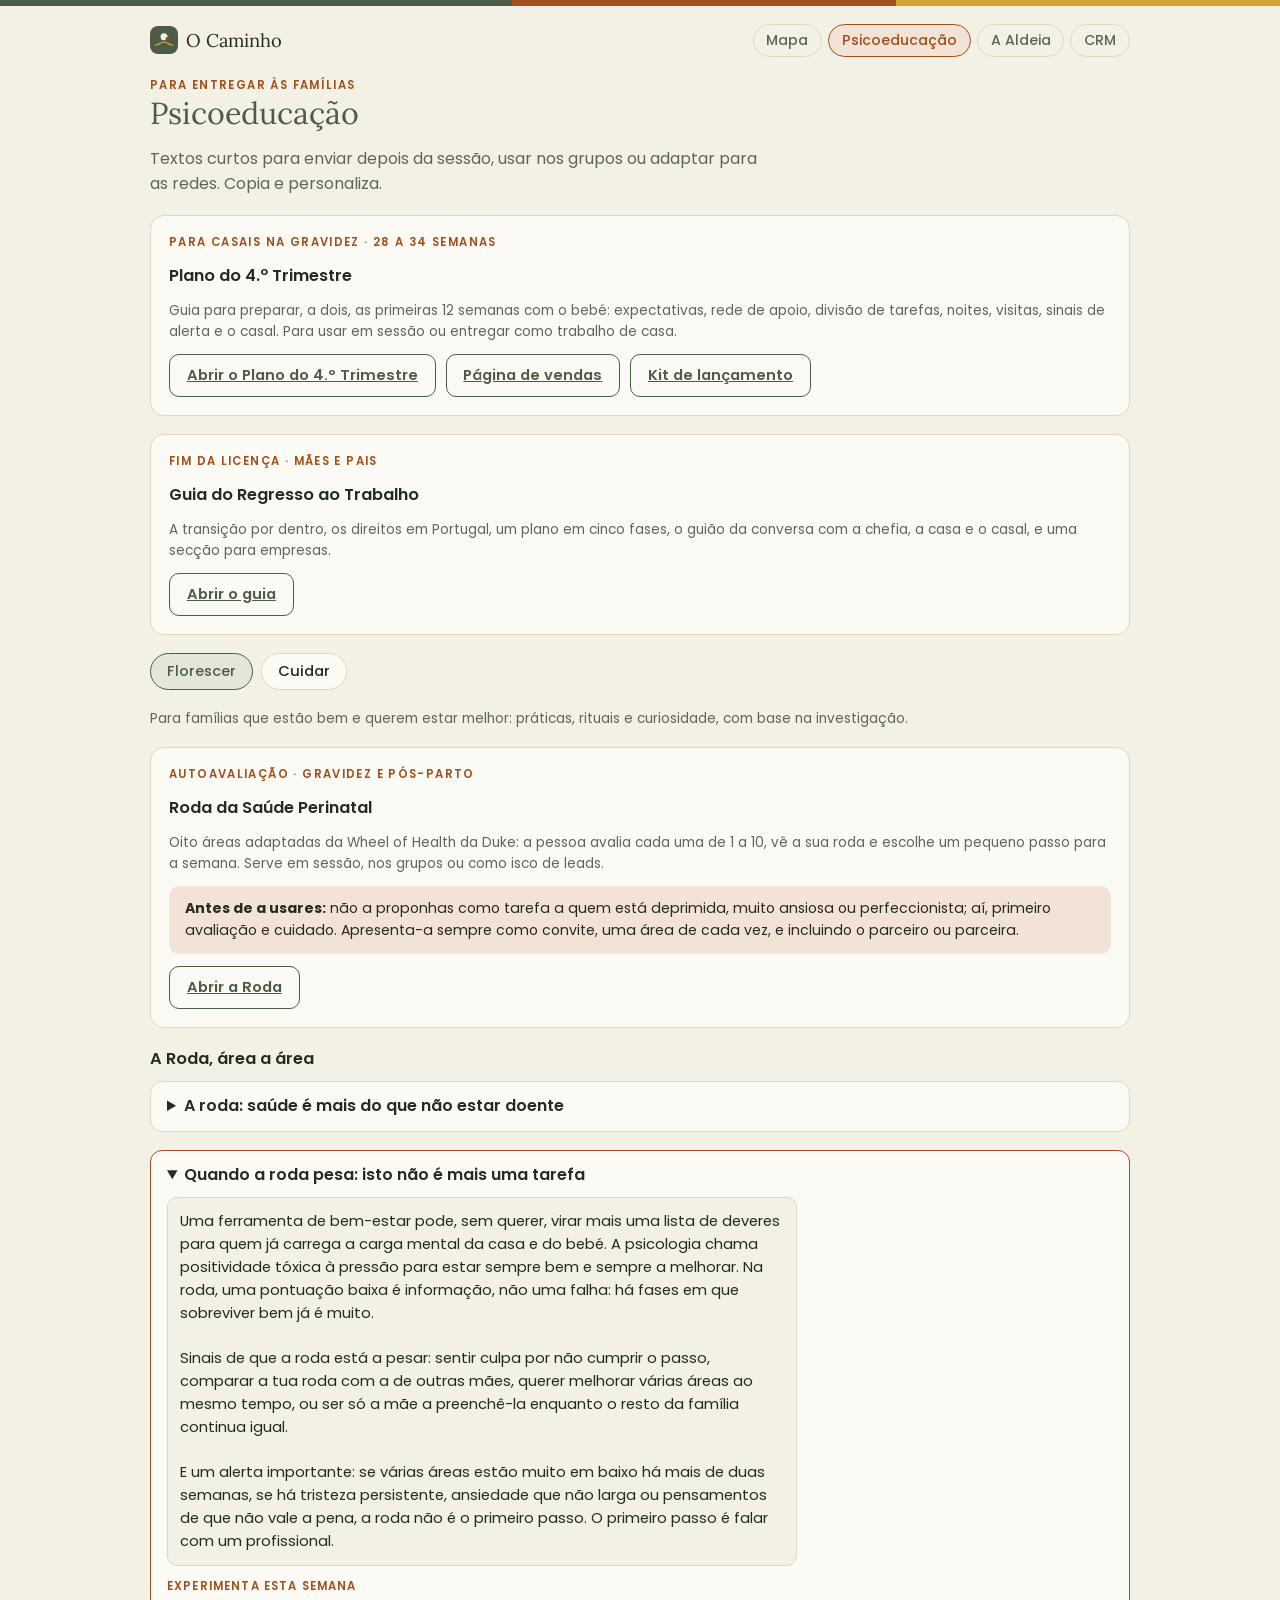
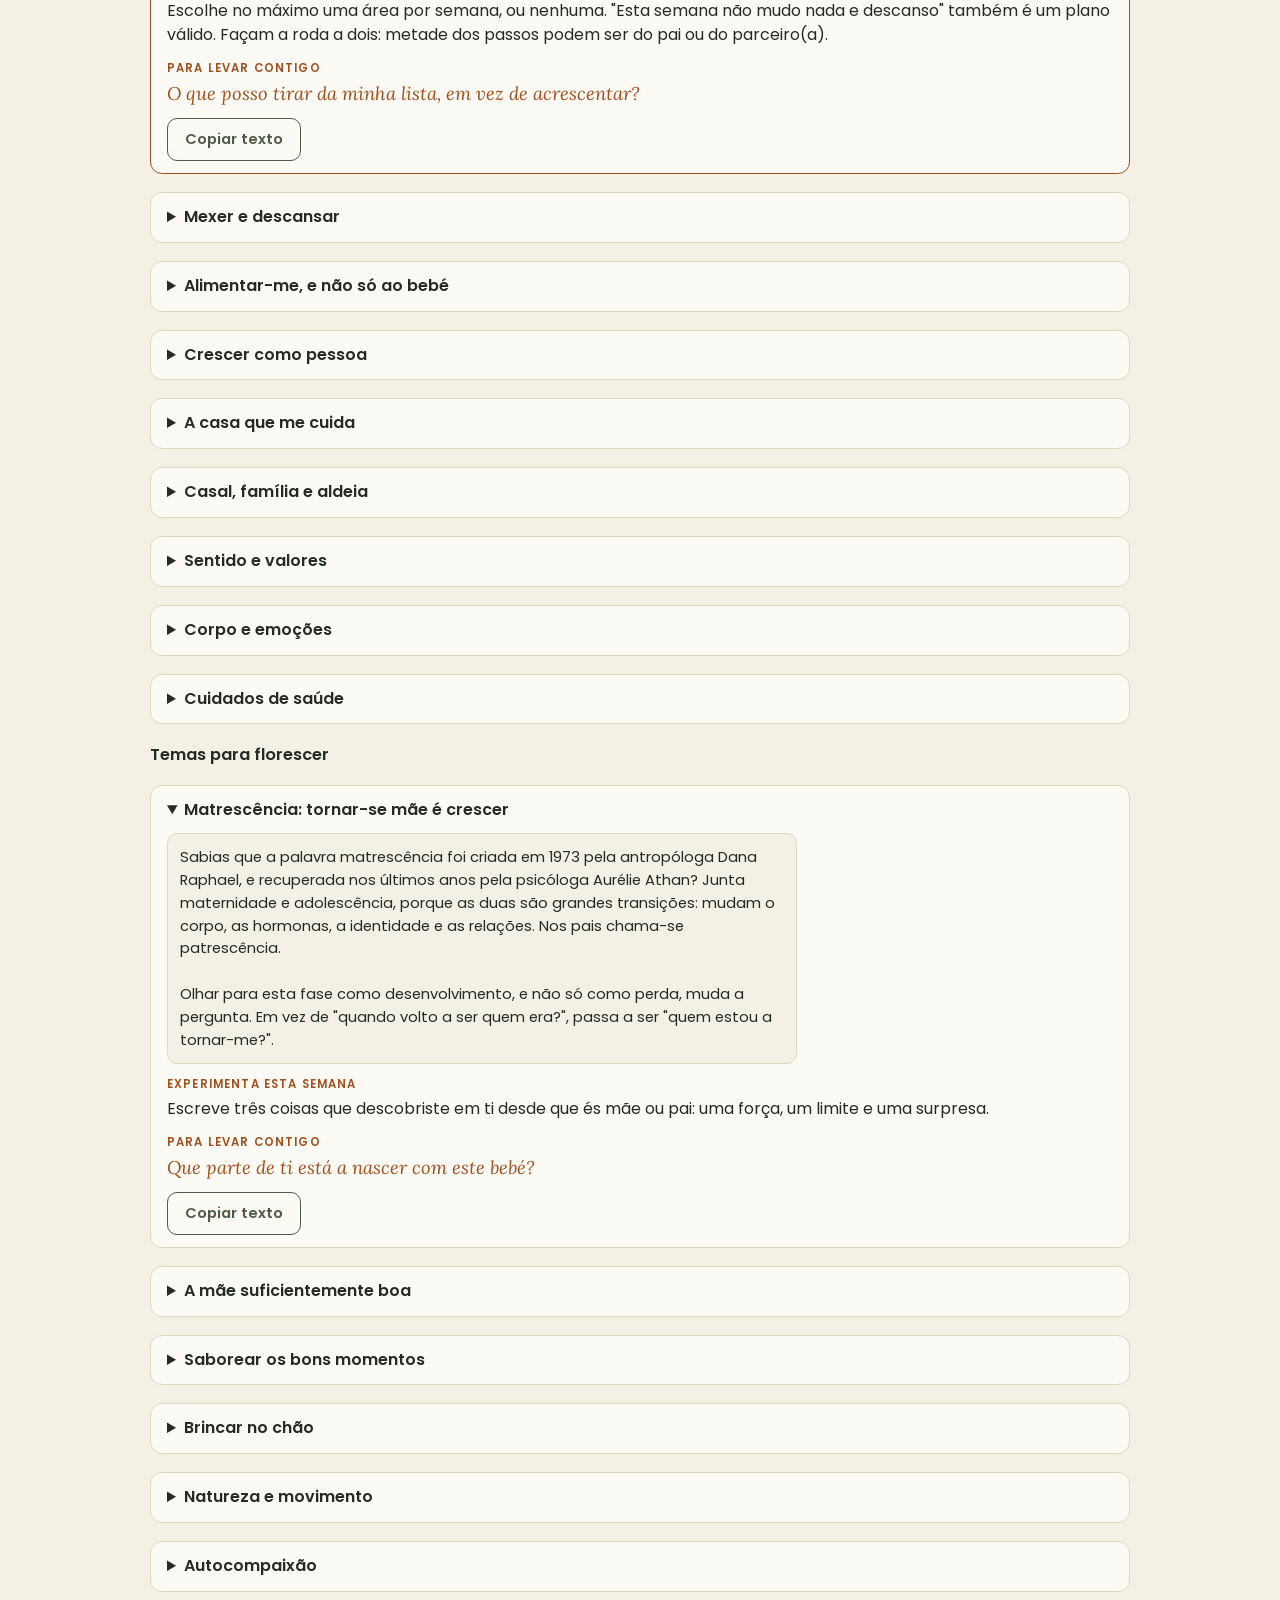
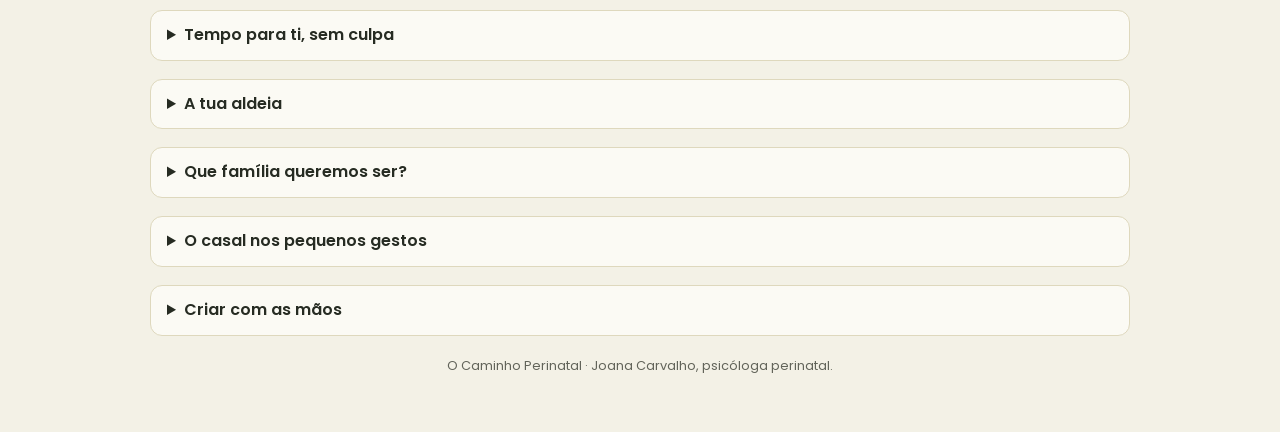
<file: public/psicoeducacao.html>
<!doctype html>
<html lang="pt-PT" data-theme="light">
<head>
<meta charset="utf-8">
<meta name="viewport" content="width=device-width,initial-scale=1,viewport-fit=cover">
<title>Psicoeducação · O Caminho Perinatal</title>
<meta name="description" content="Psicoeducação Florescer e Cuidar e a Roda da Saúde Perinatal, área a área.">
<meta name="theme-color" content="#F3F1E6">
<meta name="apple-mobile-web-app-capable" content="yes">
<meta name="apple-mobile-web-app-title" content="Perinatal">
<meta name="apple-mobile-web-app-status-bar-style" content="default">
<link rel="manifest" href="manifest.webmanifest">
<link rel="icon" href="icons/icon.svg" type="image/svg+xml">
<link rel="apple-touch-icon" href="icons/apple-touch-icon.png">
<link rel="preconnect" href="https://fonts.googleapis.com">
<link rel="preconnect" href="https://fonts.gstatic.com" crossorigin>
<link rel="stylesheet" href="https://fonts.googleapis.com/css2?family=Lora:ital,wght@0,400;0,500;0,600;1,400&family=Poppins:wght@300;400;500;600;700&display=swap">
<link rel="stylesheet" href="css/base.css">
<link rel="stylesheet" href="css/paginas.css">
</head>
<body>
<div class="wrap">
  <div class="appbar">
    <a class="marca" href="./"><img src="icons/icon.svg" alt="">O Caminho</a>
    <span class="offline" data-offline hidden>Sem rede · a funcionar offline</span>
    <div class="mods" role="navigation" aria-label="Secções">
      <a href="caminho.html">Mapa</a>
      <a href="psicoeducacao.html" aria-current="page">Psicoeducação</a>
      <a href="aldeia.html">A Aldeia</a>
      <a href="crm.html">CRM</a>
    </div>
  </div>
<section class="panel" data-panel="psico">
    <div><div class="eyebrow">Para entregar às famílias</div><h2>Psicoeducação</h2></div>
    <p class="lead">Textos curtos para enviar depois da sessão, usar nos grupos ou adaptar para as redes. Copia e personaliza.</p>
    <div class="card">
      <div class="eyebrow">Para casais na gravidez · 28 a 34 semanas</div>
      <h3>Plano do 4.º Trimestre</h3>
      <p class="small">Guia para preparar, a dois, as primeiras 12 semanas com o bebé: expectativas, rede de apoio, divisão de tarefas, noites, visitas, sinais de alerta e o casal. Para usar em sessão ou entregar como trabalho de casa.</p>
      <div class="row"><a class="btn ghost" href="plano-4-trimestre.html">Abrir o Plano do 4.º Trimestre</a><a class="btn ghost" href="plano-4-trimestre-venda.html">Página de vendas</a><a class="btn ghost" href="kit-lancamento.html">Kit de lançamento</a></div>
    </div>
    <div class="card">
      <div class="eyebrow">Fim da licença · mães e pais</div>
      <h3>Guia do Regresso ao Trabalho</h3>
      <p class="small">A transição por dentro, os direitos em Portugal, um plano em cinco fases, o guião da conversa com a chefia, a casa e o casal, e uma secção para empresas.</p>
      <div class="row"><a class="btn ghost" href="regresso-trabalho.html">Abrir o guia</a></div>
    </div>
    <div class="seg" id="psicoSeg" role="group" aria-label="Tipo de psicoeducação">
      <button aria-pressed="true" data-v="florescer">Florescer</button>
      <button aria-pressed="false" data-v="cuidar">Cuidar</button>
    </div>
    <p class="small" id="psicoSegTxt"></p>
    <div class="card" id="rodaCard">
      <div class="eyebrow">Autoavaliação · gravidez e pós-parto</div>
      <h3>Roda da Saúde Perinatal</h3>
      <p class="small">Oito áreas adaptadas da Wheel of Health da Duke: a pessoa avalia cada uma de 1 a 10, vê a sua roda e escolhe um pequeno passo para a semana. Serve em sessão, nos grupos ou como isco de leads.</p>
      <p class="note" style="font-size:.88rem"><strong>Antes de a usares:</strong> não a proponhas como tarefa a quem está deprimida, muito ansiosa ou perfeccionista; aí, primeiro avaliação e cuidado. Apresenta-a sempre como convite, uma área de cada vez, e incluindo o parceiro ou parceira.</p>
      <div class="row"><a class="btn ghost" href="roda.html">Abrir a Roda</a></div>
    </div>
    <div id="rodaGrupo" class="panel" style="gap:10px"><h3>A Roda, área a área</h3><div class="panel" id="rodaLista"></div></div>
    <h3 id="florescerTit">Temas para florescer</h3>
    <div class="panel" id="florescerLista"></div>
    <div class="panel" id="psicoLista" hidden></div>
  </section>
  <footer>O Caminho Perinatal · Joana Carvalho, psicóloga perinatal.</footer>
</div>
<script src="js/conteudos.js"></script>
<script src="js/app.js"></script>
</body>
</html>
</file>
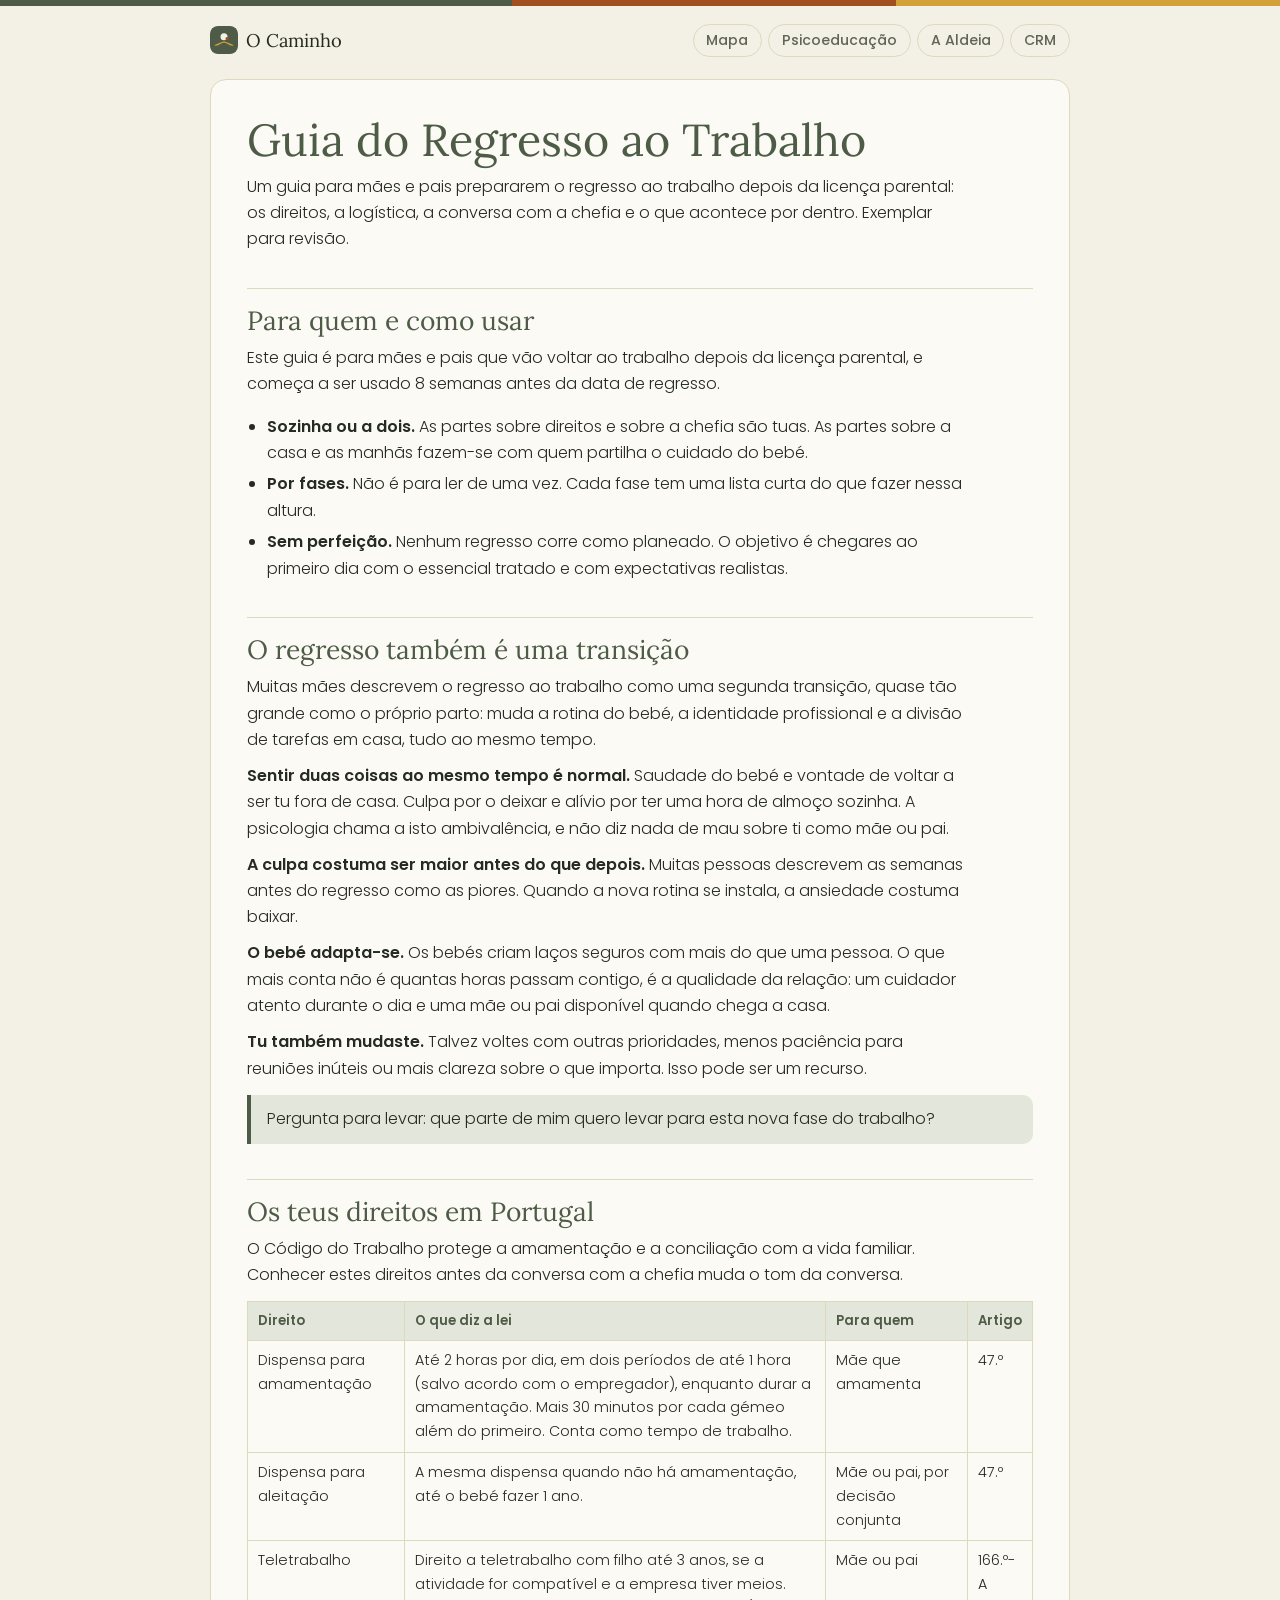
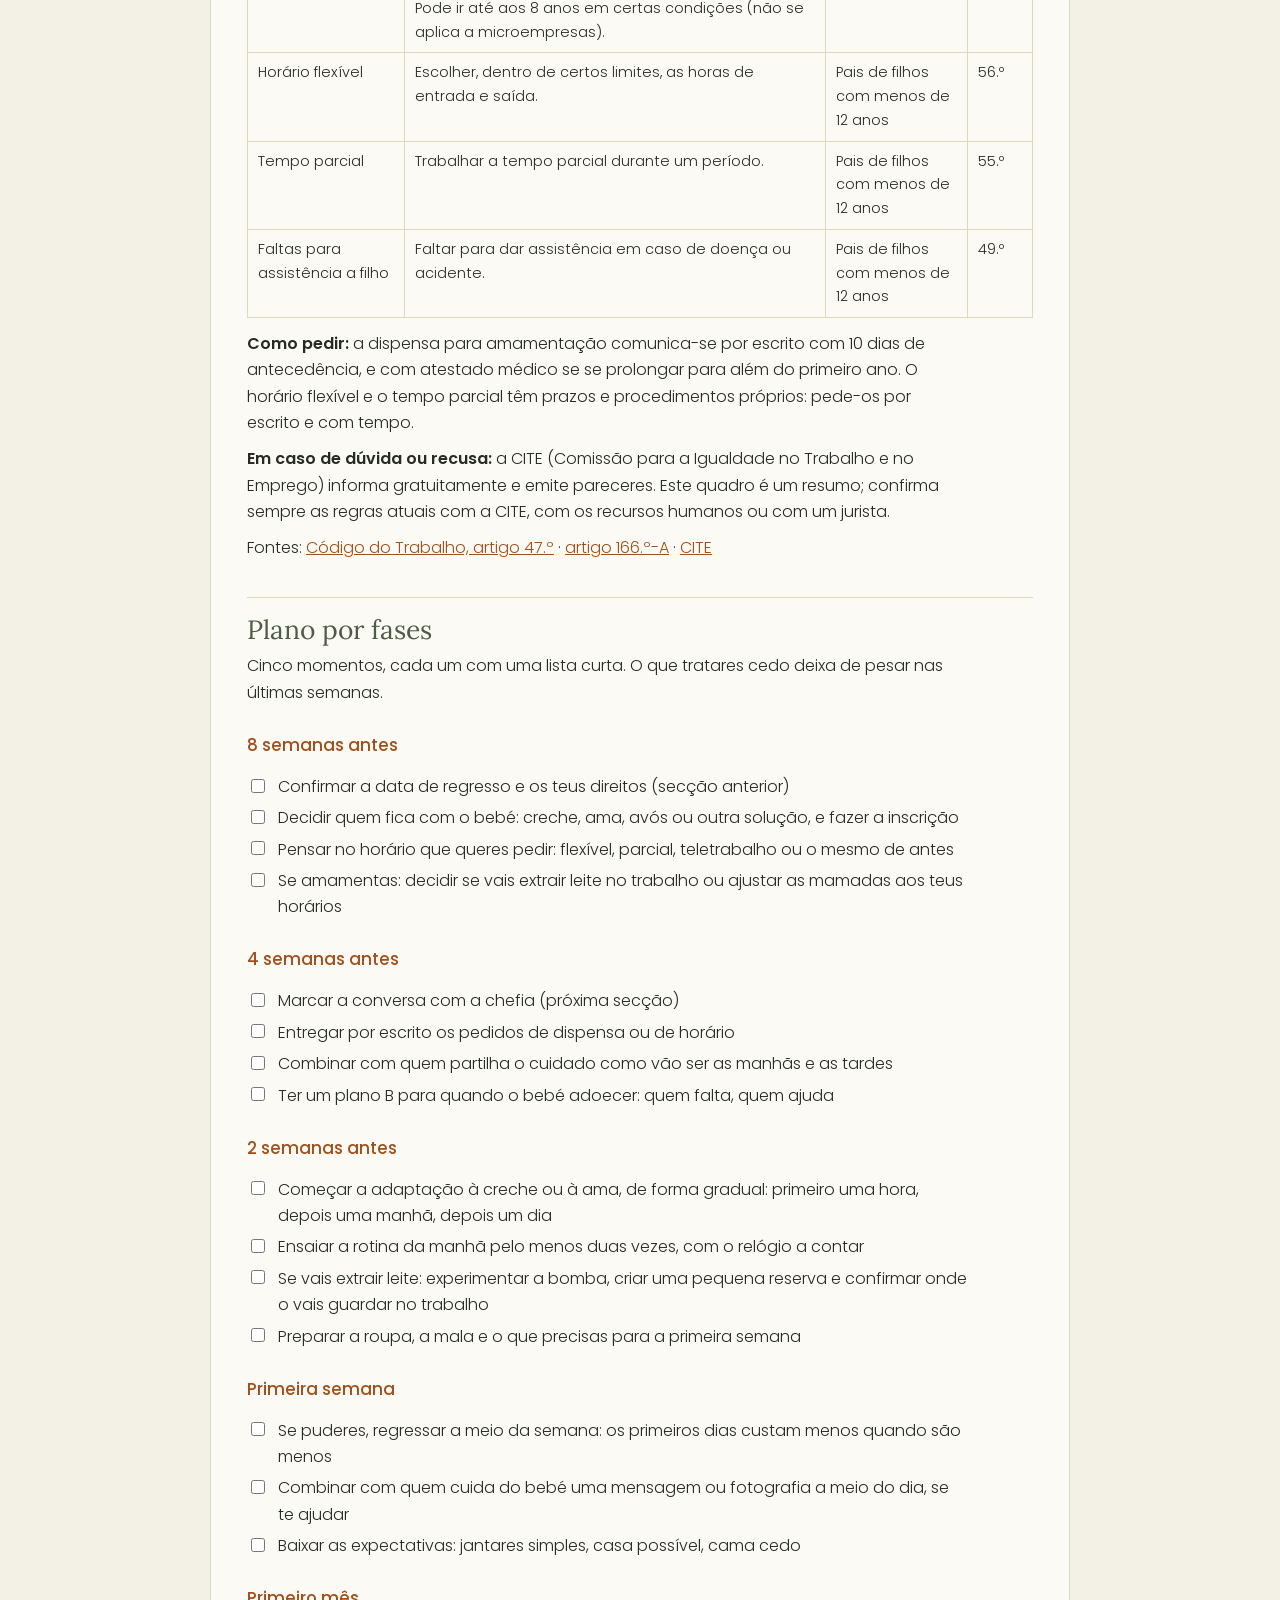
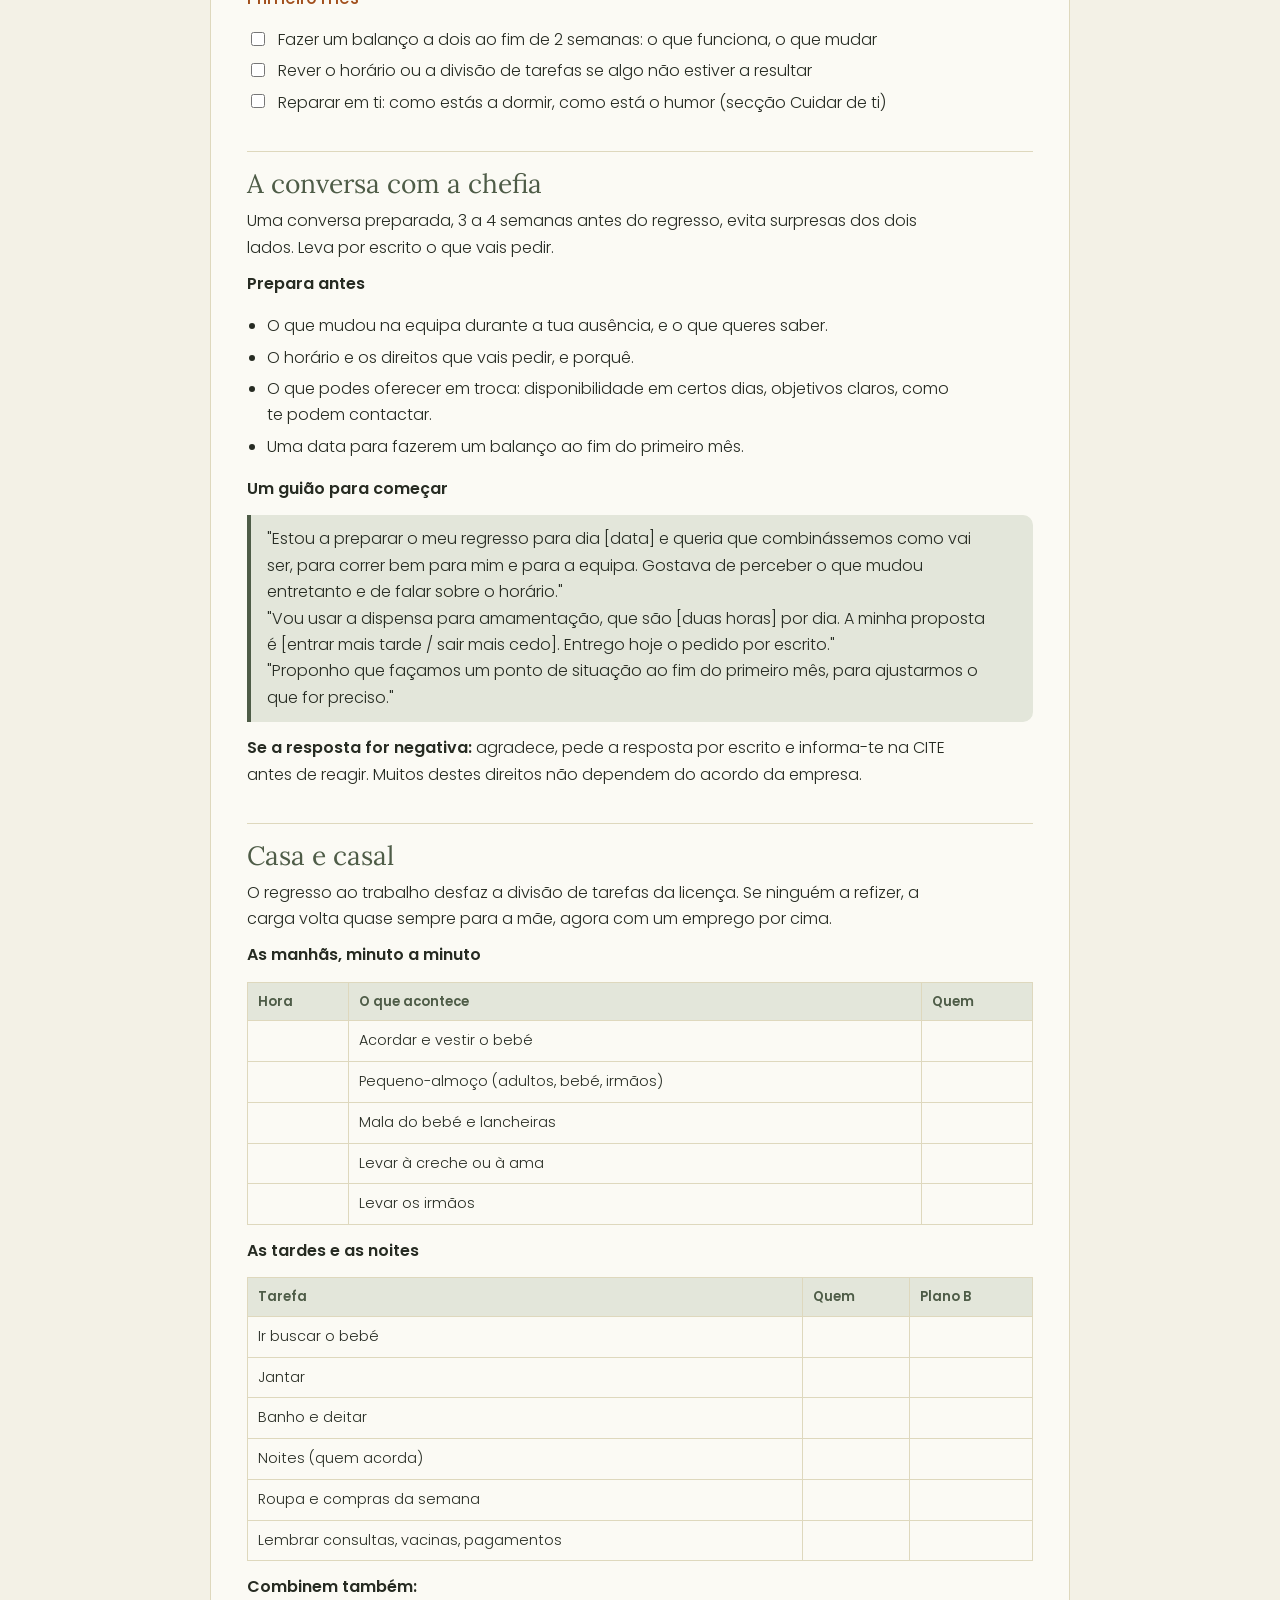
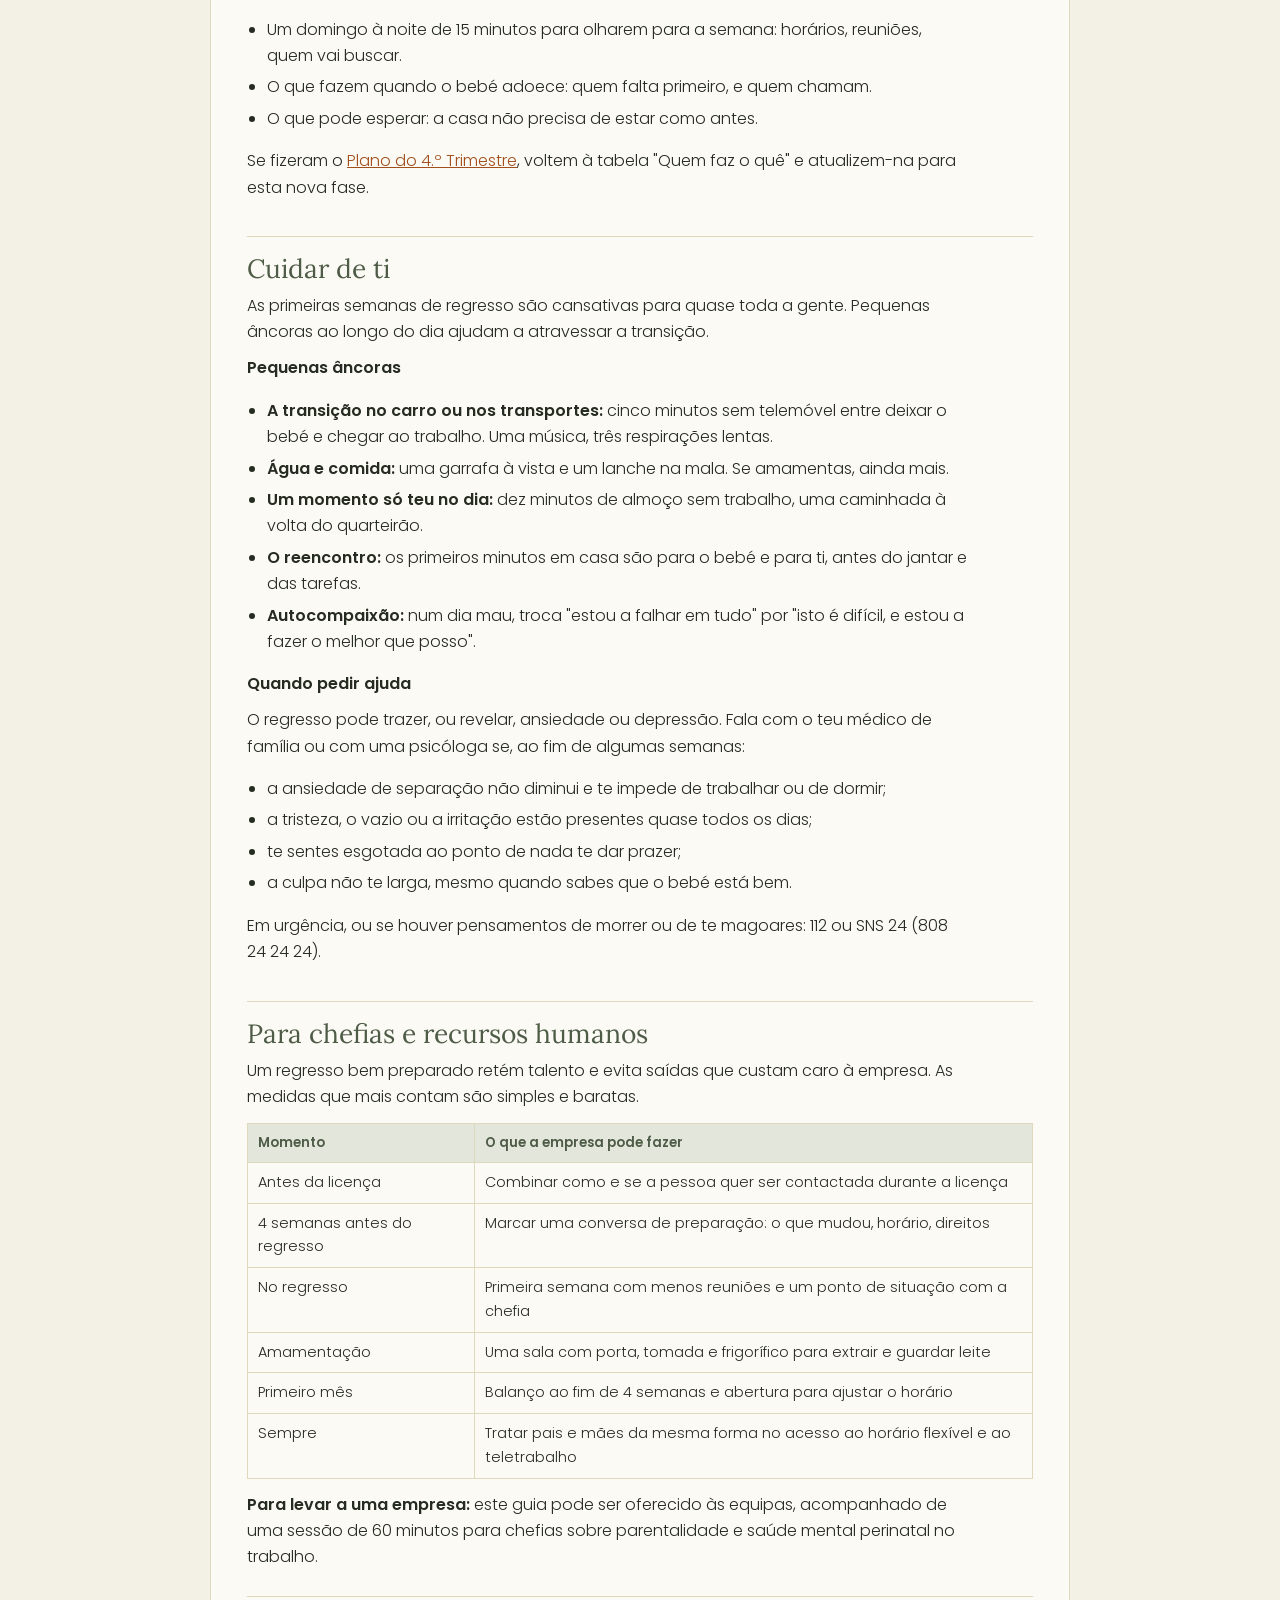
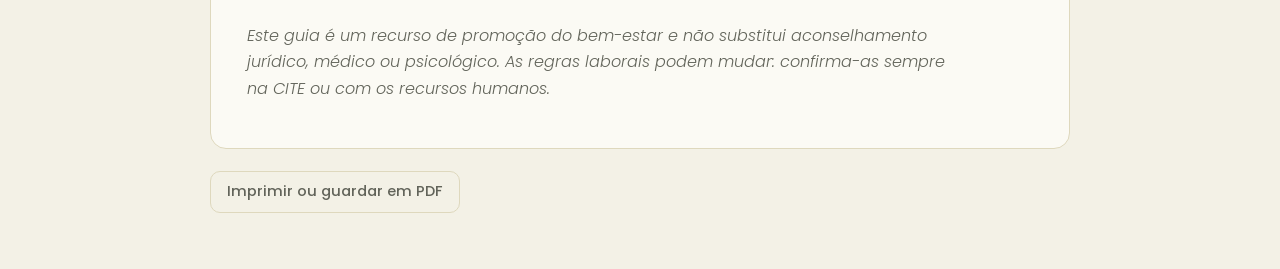
<file: public/regresso-trabalho.html>
<!doctype html>
<html lang="pt-PT" data-theme="light">
<head>
<meta charset="utf-8">
<meta name="viewport" content="width=device-width,initial-scale=1,viewport-fit=cover">
<title>Guia do Regresso ao Trabalho</title>
<link rel="manifest" href="manifest.webmanifest">
<link rel="icon" href="icons/icon.svg" type="image/svg+xml">
<link rel="apple-touch-icon" href="icons/apple-touch-icon.png">
<meta name="theme-color" content="#F3F1E6">
<meta name="apple-mobile-web-app-capable" content="yes">
<meta name="apple-mobile-web-app-title" content="Perinatal">
<link rel="preconnect" href="https://fonts.googleapis.com">
<link rel="preconnect" href="https://fonts.gstatic.com" crossorigin>
<link rel="stylesheet" href="https://fonts.googleapis.com/css2?family=Lora:ital,wght@0,400;0,500;0,600;1,400&family=Poppins:wght@300;400;500;600;700&display=swap">
<link rel="stylesheet" href="css/base.css">
<link rel="stylesheet" href="css/docs.css">
</head>
<body>
<div class="wrap">
  <div class="appbar">
    <a class="marca" href="./"><img src="icons/icon.svg" alt="">O Caminho</a>
    <span class="offline" data-offline hidden>Sem rede · a funcionar offline</span>
    <div class="mods" role="navigation" aria-label="Secções">
      <a href="caminho.html">Mapa</a>
      <a href="psicoeducacao.html">Psicoeducação</a>
      <a href="aldeia.html">A Aldeia</a>
      <a href="crm.html">CRM</a>
    </div>
  </div>
  <article class="doc" data-chave="regresso-trabalho">
<h1>Guia do Regresso ao Trabalho</h1>
<p>Um guia para mães e pais prepararem o regresso ao trabalho depois da licença parental: os direitos, a logística, a conversa com a chefia e o que acontece por dentro. Exemplar para revisão.</p>
<h2>Para quem e como usar</h2>
<p>Este guia é para mães e pais que vão voltar ao trabalho depois da licença parental, e começa a ser usado 8 semanas antes da data de regresso.</p>
<ul>
<li><strong>Sozinha ou a dois.</strong> As partes sobre direitos e sobre a chefia são tuas. As partes sobre a casa e as manhãs fazem-se com quem partilha o cuidado do bebé.</li>
<li><strong>Por fases.</strong> Não é para ler de uma vez. Cada fase tem uma lista curta do que fazer nessa altura.</li>
<li><strong>Sem perfeição.</strong> Nenhum regresso corre como planeado. O objetivo é chegares ao primeiro dia com o essencial tratado e com expectativas realistas.</li>
</ul>
<h2>O regresso também é uma transição</h2>
<p>Muitas mães descrevem o regresso ao trabalho como uma segunda transição, quase tão grande como o próprio parto: muda a rotina do bebé, a identidade profissional e a divisão de tarefas em casa, tudo ao mesmo tempo.</p>
<p><strong>Sentir duas coisas ao mesmo tempo é normal.</strong> Saudade do bebé e vontade de voltar a ser tu fora de casa. Culpa por o deixar e alívio por ter uma hora de almoço sozinha. A psicologia chama a isto ambivalência, e não diz nada de mau sobre ti como mãe ou pai.</p>
<p><strong>A culpa costuma ser maior antes do que depois.</strong> Muitas pessoas descrevem as semanas antes do regresso como as piores. Quando a nova rotina se instala, a ansiedade costuma baixar.</p>
<p><strong>O bebé adapta-se.</strong> Os bebés criam laços seguros com mais do que uma pessoa. O que mais conta não é quantas horas passam contigo, é a qualidade da relação: um cuidador atento durante o dia e uma mãe ou pai disponível quando chega a casa.</p>
<p><strong>Tu também mudaste.</strong> Talvez voltes com outras prioridades, menos paciência para reuniões inúteis ou mais clareza sobre o que importa. Isso pode ser um recurso.</p>
<blockquote>
<p>Pergunta para levar: que parte de mim quero levar para esta nova fase do trabalho?</p>
</blockquote>
<h2>Os teus direitos em Portugal</h2>
<p>O Código do Trabalho protege a amamentação e a conciliação com a vida familiar. Conhecer estes direitos antes da conversa com a chefia muda o tom da conversa.</p>
<div class="tw"><table>
<thead>
<tr>
<th>Direito</th>
<th>O que diz a lei</th>
<th>Para quem</th>
<th>Artigo</th>
</tr>
</thead>
<tbody>
<tr>
<td>Dispensa para amamentação</td>
<td>Até 2 horas por dia, em dois períodos de até 1 hora (salvo acordo com o empregador), enquanto durar a amamentação. Mais 30 minutos por cada gémeo além do primeiro. Conta como tempo de trabalho.</td>
<td>Mãe que amamenta</td>
<td>47.º</td>
</tr>
<tr>
<td>Dispensa para aleitação</td>
<td>A mesma dispensa quando não há amamentação, até o bebé fazer 1 ano.</td>
<td>Mãe ou pai, por decisão conjunta</td>
<td>47.º</td>
</tr>
<tr>
<td>Teletrabalho</td>
<td>Direito a teletrabalho com filho até 3 anos, se a atividade for compatível e a empresa tiver meios. Pode ir até aos 8 anos em certas condições (não se aplica a microempresas).</td>
<td>Mãe ou pai</td>
<td>166.º-A</td>
</tr>
<tr>
<td>Horário flexível</td>
<td>Escolher, dentro de certos limites, as horas de entrada e saída.</td>
<td>Pais de filhos com menos de 12 anos</td>
<td>56.º</td>
</tr>
<tr>
<td>Tempo parcial</td>
<td>Trabalhar a tempo parcial durante um período.</td>
<td>Pais de filhos com menos de 12 anos</td>
<td>55.º</td>
</tr>
<tr>
<td>Faltas para assistência a filho</td>
<td>Faltar para dar assistência em caso de doença ou acidente.</td>
<td>Pais de filhos com menos de 12 anos</td>
<td>49.º</td>
</tr>
</tbody>
</table></div>
<p><strong>Como pedir:</strong> a dispensa para amamentação comunica-se por escrito com 10 dias de antecedência, e com atestado médico se se prolongar para além do primeiro ano. O horário flexível e o tempo parcial têm prazos e procedimentos próprios: pede-os por escrito e com tempo.</p>
<p><strong>Em caso de dúvida ou recusa:</strong> a CITE (Comissão para a Igualdade no Trabalho e no Emprego) informa gratuitamente e emite pareceres. Este quadro é um resumo; confirma sempre as regras atuais com a CITE, com os recursos humanos ou com um jurista.</p>
<p>Fontes: <a href="https://sabiasque.pt/codigo-trabalho/1128-artigo-47-dispensa-para-amamentacao-ou-aleitacao.html">Código do Trabalho, artigo 47.º</a> · <a href="https://sabiasque.pt/codigo-trabalho/2812-artigo-166-a-direito-ao-regime-de-teletrabalho.html">artigo 166.º-A</a> · <a href="https://cite.gov.pt">CITE</a></p>
<h2>Plano por fases</h2>
<p>Cinco momentos, cada um com uma lista curta. O que tratares cedo deixa de pesar nas últimas semanas.</p>
<h3>8 semanas antes</h3>
<ul>
<li class="tarefa"><label><input type="checkbox" data-i="1"> Confirmar a data de regresso e os teus direitos (secção anterior)</label></li>
<li class="tarefa"><label><input type="checkbox" data-i="2"> Decidir quem fica com o bebé: creche, ama, avós ou outra solução, e fazer a inscrição</label></li>
<li class="tarefa"><label><input type="checkbox" data-i="3"> Pensar no horário que queres pedir: flexível, parcial, teletrabalho ou o mesmo de antes</label></li>
<li class="tarefa"><label><input type="checkbox" data-i="4"> Se amamentas: decidir se vais extrair leite no trabalho ou ajustar as mamadas aos teus horários</label></li>
</ul>
<h3>4 semanas antes</h3>
<ul>
<li class="tarefa"><label><input type="checkbox" data-i="5"> Marcar a conversa com a chefia (próxima secção)</label></li>
<li class="tarefa"><label><input type="checkbox" data-i="6"> Entregar por escrito os pedidos de dispensa ou de horário</label></li>
<li class="tarefa"><label><input type="checkbox" data-i="7"> Combinar com quem partilha o cuidado como vão ser as manhãs e as tardes</label></li>
<li class="tarefa"><label><input type="checkbox" data-i="8"> Ter um plano B para quando o bebé adoecer: quem falta, quem ajuda</label></li>
</ul>
<h3>2 semanas antes</h3>
<ul>
<li class="tarefa"><label><input type="checkbox" data-i="9"> Começar a adaptação à creche ou à ama, de forma gradual: primeiro uma hora, depois uma manhã, depois um dia</label></li>
<li class="tarefa"><label><input type="checkbox" data-i="10"> Ensaiar a rotina da manhã pelo menos duas vezes, com o relógio a contar</label></li>
<li class="tarefa"><label><input type="checkbox" data-i="11"> Se vais extrair leite: experimentar a bomba, criar uma pequena reserva e confirmar onde o vais guardar no trabalho</label></li>
<li class="tarefa"><label><input type="checkbox" data-i="12"> Preparar a roupa, a mala e o que precisas para a primeira semana</label></li>
</ul>
<h3>Primeira semana</h3>
<ul>
<li class="tarefa"><label><input type="checkbox" data-i="13"> Se puderes, regressar a meio da semana: os primeiros dias custam menos quando são menos</label></li>
<li class="tarefa"><label><input type="checkbox" data-i="14"> Combinar com quem cuida do bebé uma mensagem ou fotografia a meio do dia, se te ajudar</label></li>
<li class="tarefa"><label><input type="checkbox" data-i="15"> Baixar as expectativas: jantares simples, casa possível, cama cedo</label></li>
</ul>
<h3>Primeiro mês</h3>
<ul>
<li class="tarefa"><label><input type="checkbox" data-i="16"> Fazer um balanço a dois ao fim de 2 semanas: o que funciona, o que mudar</label></li>
<li class="tarefa"><label><input type="checkbox" data-i="17"> Rever o horário ou a divisão de tarefas se algo não estiver a resultar</label></li>
<li class="tarefa"><label><input type="checkbox" data-i="18"> Reparar em ti: como estás a dormir, como está o humor (secção Cuidar de ti)</label></li>
</ul>
<h2>A conversa com a chefia</h2>
<p>Uma conversa preparada, 3 a 4 semanas antes do regresso, evita surpresas dos dois lados. Leva por escrito o que vais pedir.</p>
<p><strong>Prepara antes</strong></p>
<ul>
<li>O que mudou na equipa durante a tua ausência, e o que queres saber.</li>
<li>O horário e os direitos que vais pedir, e porquê.</li>
<li>O que podes oferecer em troca: disponibilidade em certos dias, objetivos claros, como te podem contactar.</li>
<li>Uma data para fazerem um balanço ao fim do primeiro mês.</li>
</ul>
<p><strong>Um guião para começar</strong></p>
<blockquote>
<p>"Estou a preparar o meu regresso para dia [data] e queria que combinássemos como vai ser, para correr bem para mim e para a equipa. Gostava de perceber o que mudou entretanto e de falar sobre o horário."</p>
<p>"Vou usar a dispensa para amamentação, que são [duas horas] por dia. A minha proposta é [entrar mais tarde / sair mais cedo]. Entrego hoje o pedido por escrito."</p>
<p>"Proponho que façamos um ponto de situação ao fim do primeiro mês, para ajustarmos o que for preciso."</p>
</blockquote>
<p><strong>Se a resposta for negativa:</strong> agradece, pede a resposta por escrito e informa-te na CITE antes de reagir. Muitos destes direitos não dependem do acordo da empresa.</p>
<h2>Casa e casal</h2>
<p>O regresso ao trabalho desfaz a divisão de tarefas da licença. Se ninguém a refizer, a carga volta quase sempre para a mãe, agora com um emprego por cima.</p>
<p><strong>As manhãs, minuto a minuto</strong></p>
<div class="tw"><table>
<thead>
<tr>
<th>Hora</th>
<th>O que acontece</th>
<th>Quem</th>
</tr>
</thead>
<tbody>
<tr>
<td></td>
<td>Acordar e vestir o bebé</td>
<td></td>
</tr>
<tr>
<td></td>
<td>Pequeno-almoço (adultos, bebé, irmãos)</td>
<td></td>
</tr>
<tr>
<td></td>
<td>Mala do bebé e lancheiras</td>
<td></td>
</tr>
<tr>
<td></td>
<td>Levar à creche ou à ama</td>
<td></td>
</tr>
<tr>
<td></td>
<td>Levar os irmãos</td>
<td></td>
</tr>
</tbody>
</table></div>
<p><strong>As tardes e as noites</strong></p>
<div class="tw"><table>
<thead>
<tr>
<th>Tarefa</th>
<th>Quem</th>
<th>Plano B</th>
</tr>
</thead>
<tbody>
<tr>
<td>Ir buscar o bebé</td>
<td></td>
<td></td>
</tr>
<tr>
<td>Jantar</td>
<td></td>
<td></td>
</tr>
<tr>
<td>Banho e deitar</td>
<td></td>
<td></td>
</tr>
<tr>
<td>Noites (quem acorda)</td>
<td></td>
<td></td>
</tr>
<tr>
<td>Roupa e compras da semana</td>
<td></td>
<td></td>
</tr>
<tr>
<td>Lembrar consultas, vacinas, pagamentos</td>
<td></td>
<td></td>
</tr>
</tbody>
</table></div>
<p><strong>Combinem também:</strong></p>
<ul>
<li>Um domingo à noite de 15 minutos para olharem para a semana: horários, reuniões, quem vai buscar.</li>
<li>O que fazem quando o bebé adoece: quem falta primeiro, e quem chamam.</li>
<li>O que pode esperar: a casa não precisa de estar como antes.</li>
</ul>
<p>Se fizeram o <a href="plano-4-trimestre.html">Plano do 4.º Trimestre</a>, voltem à tabela "Quem faz o quê" e atualizem-na para esta nova fase.</p>
<h2>Cuidar de ti</h2>
<p>As primeiras semanas de regresso são cansativas para quase toda a gente. Pequenas âncoras ao longo do dia ajudam a atravessar a transição.</p>
<p><strong>Pequenas âncoras</strong></p>
<ul>
<li><strong>A transição no carro ou nos transportes:</strong> cinco minutos sem telemóvel entre deixar o bebé e chegar ao trabalho. Uma música, três respirações lentas.</li>
<li><strong>Água e comida:</strong> uma garrafa à vista e um lanche na mala. Se amamentas, ainda mais.</li>
<li><strong>Um momento só teu no dia:</strong> dez minutos de almoço sem trabalho, uma caminhada à volta do quarteirão.</li>
<li><strong>O reencontro:</strong> os primeiros minutos em casa são para o bebé e para ti, antes do jantar e das tarefas.</li>
<li><strong>Autocompaixão:</strong> num dia mau, troca "estou a falhar em tudo" por "isto é difícil, e estou a fazer o melhor que posso".</li>
</ul>
<p><strong>Quando pedir ajuda</strong></p>
<p>O regresso pode trazer, ou revelar, ansiedade ou depressão. Fala com o teu médico de família ou com uma psicóloga se, ao fim de algumas semanas:</p>
<ul>
<li>a ansiedade de separação não diminui e te impede de trabalhar ou de dormir;</li>
<li>a tristeza, o vazio ou a irritação estão presentes quase todos os dias;</li>
<li>te sentes esgotada ao ponto de nada te dar prazer;</li>
<li>a culpa não te larga, mesmo quando sabes que o bebé está bem.</li>
</ul>
<p>Em urgência, ou se houver pensamentos de morrer ou de te magoares: 112 ou SNS 24 (808 24 24 24).</p>
<h2>Para chefias e recursos humanos</h2>
<p>Um regresso bem preparado retém talento e evita saídas que custam caro à empresa. As medidas que mais contam são simples e baratas.</p>
<div class="tw"><table>
<thead>
<tr>
<th>Momento</th>
<th>O que a empresa pode fazer</th>
</tr>
</thead>
<tbody>
<tr>
<td>Antes da licença</td>
<td>Combinar como e se a pessoa quer ser contactada durante a licença</td>
</tr>
<tr>
<td>4 semanas antes do regresso</td>
<td>Marcar uma conversa de preparação: o que mudou, horário, direitos</td>
</tr>
<tr>
<td>No regresso</td>
<td>Primeira semana com menos reuniões e um ponto de situação com a chefia</td>
</tr>
<tr>
<td>Amamentação</td>
<td>Uma sala com porta, tomada e frigorífico para extrair e guardar leite</td>
</tr>
<tr>
<td>Primeiro mês</td>
<td>Balanço ao fim de 4 semanas e abertura para ajustar o horário</td>
</tr>
<tr>
<td>Sempre</td>
<td>Tratar pais e mães da mesma forma no acesso ao horário flexível e ao teletrabalho</td>
</tr>
</tbody>
</table></div>
<p><strong>Para levar a uma empresa:</strong> este guia pode ser oferecido às equipas, acompanhado de uma sessão de 60 minutos para chefias sobre parentalidade e saúde mental perinatal no trabalho.</p>
<hr>
<p><em>Este guia é um recurso de promoção do bem-estar e não substitui aconselhamento jurídico, médico ou psicológico. As regras laborais podem mudar: confirma-as sempre na CITE ou com os recursos humanos.</em></p>
  </article>
  <div class="row"><button class="btn quiet" type="button" onclick="print()">Imprimir ou guardar em PDF</button></div>
</div>
<script src="js/docs.js"></script>
<script src="js/app.js"></script>
</body>
</html>
</file>
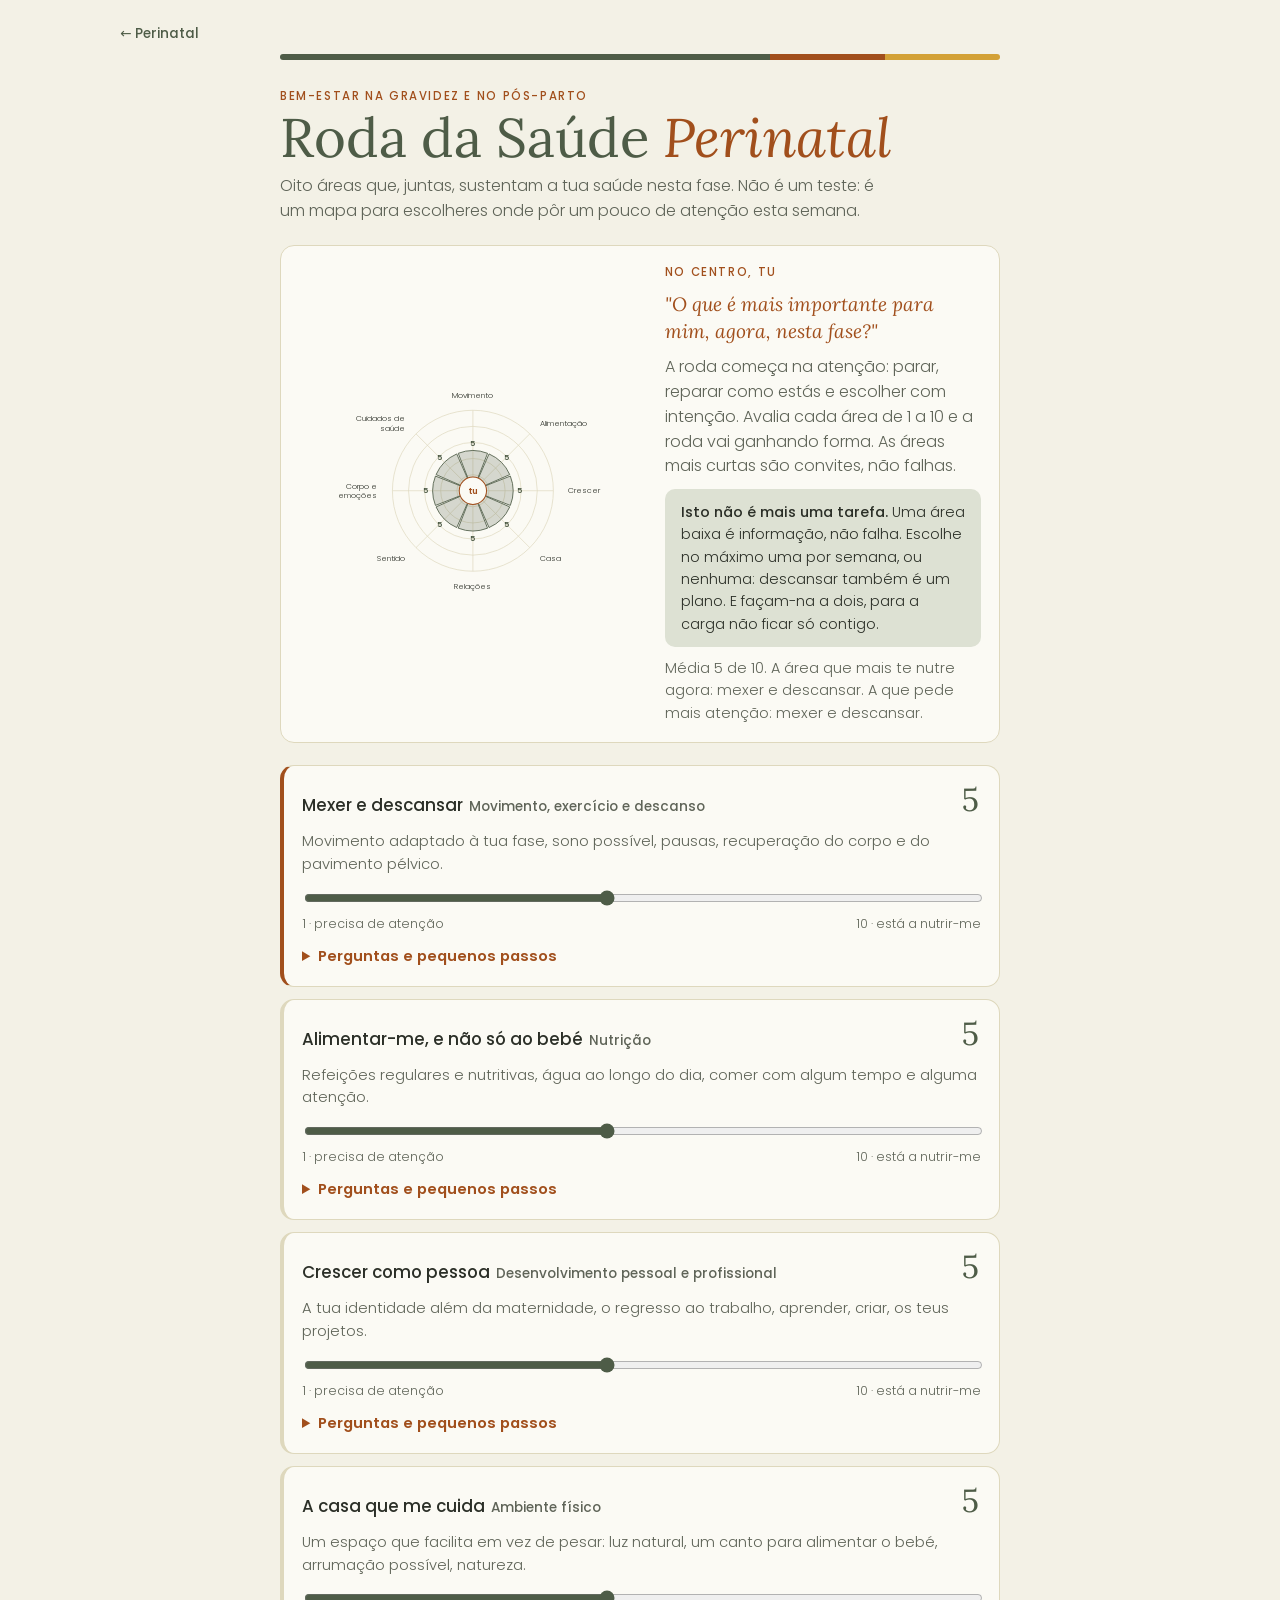
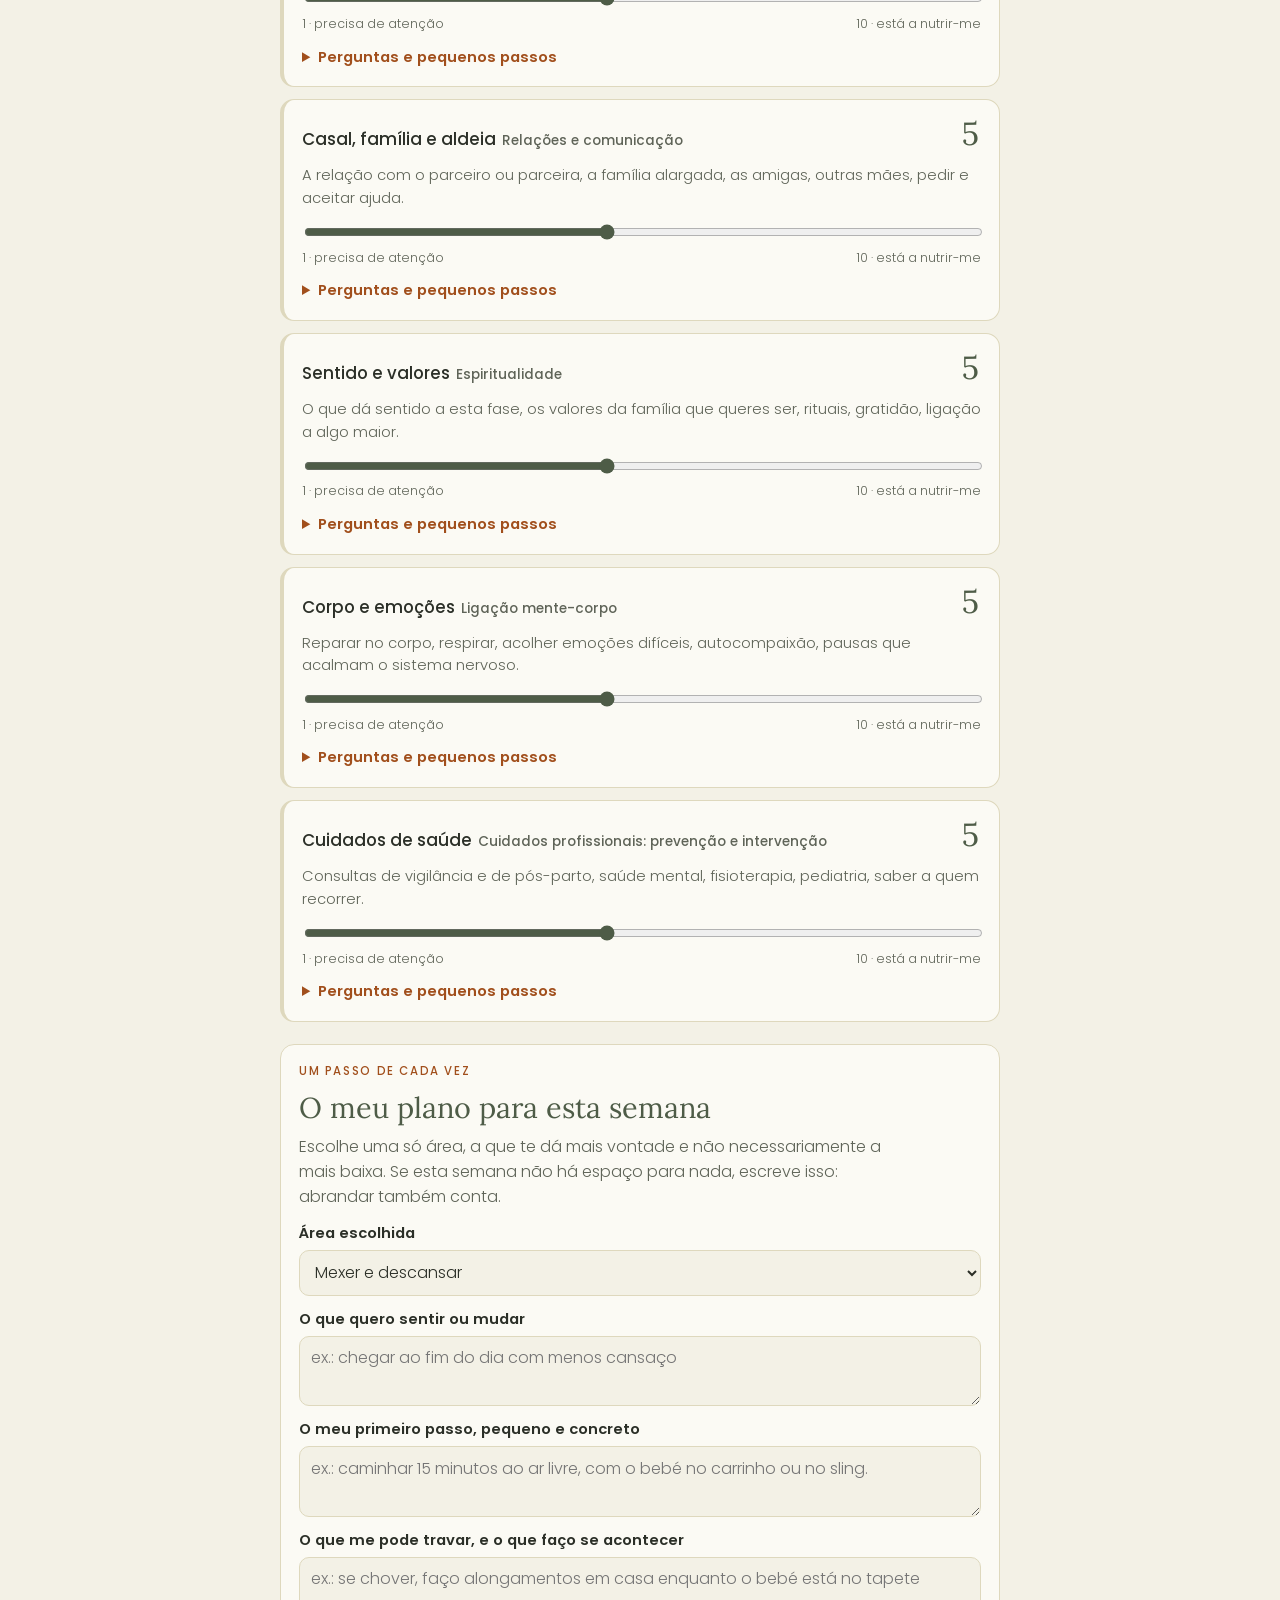
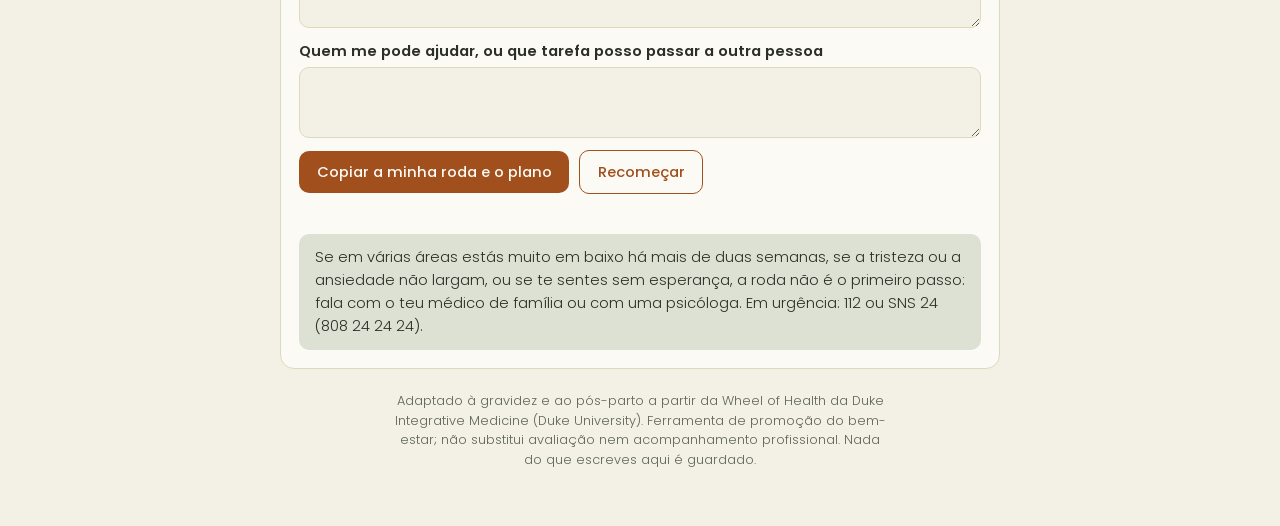
<file: public/roda.html>
<!doctype html><html lang="pt-PT" data-theme="light"><head>
<link rel="manifest" href="manifest.webmanifest">
<link rel="icon" href="icons/icon.svg" type="image/svg+xml">
<link rel="apple-touch-icon" href="icons/apple-touch-icon.png">
<meta name="theme-color" content="#F3F1E6">
<meta name="apple-mobile-web-app-capable" content="yes">
<meta name="apple-mobile-web-app-title" content="Perinatal"><meta charset=utf8><meta name=viewport content="width=device-width,initial-scale=1,viewport-fit=cover"><style>:root{color-scheme:light;box-sizing:border-box;padding-top:env(safe-area-inset-top,0px);padding-bottom:env(safe-area-inset-bottom,0px)}html{scroll-padding-top:env(safe-area-inset-top,0px)}body{margin:0;padding:0;font:14px -apple-system,BlinkMacSystemFont,sans-serif;background:#fff;color:#000}img{max-width:100%}[hidden]:not([hidden=until-found i]){display:none!important}</style></head><body>
<title>Roda da Saúde Perinatal</title>
<link rel="preconnect" href="https://fonts.googleapis.com">
<link rel="stylesheet" href="https://fonts.googleapis.com/css2?family=Lora:ital,wght@0,400;0,500;0,600;1,400&family=Poppins:wght@300;400;500;600;700&display=swap">
<style>
/* Layout: uma roda viva no topo que cresce à medida que a pessoa avalia cada área; por baixo, as oito áreas como cartões e, no fim, um plano de um só passo. Mesma família visual do Consultório Perinatal. */
:root{
  --bg:#F3F1E6; --paper:#FBFAF4; --ink:#2B2F27; --muted:#5F6458; --line:#DED8BD;
  --accent:#A14F1C; --accent-soft:#EFDCCB; --calm:#4E5C47; --calm-soft:#DDE1D3; --wheel:#4E5C47; --wheel-fill:rgba(78,92,71,.22);
  --display:"Lora", Georgia, "Times New Roman", serif;
  --body:"Poppins", system-ui, -apple-system, "Segoe UI", sans-serif;
}
@media (prefers-color-scheme: dark) and (max-width:0px){:root:not([data-theme="light"]){
  --bg:#1B1D18; --paper:#24271F; --ink:#EDEAD9; --muted:#A9A894; --line:#3A3D33;
  --accent:#D98A5A; --accent-soft:#3B2719; --calm:#A9B79A; --calm-soft:#2A3025; --wheel:#A9B79A; --wheel-fill:rgba(140,194,182,.25); color-scheme:dark}}
:root[data-theme="nunca-escuro"]{
  --bg:#1B1D18; --paper:#24271F; --ink:#EDEAD9; --muted:#A9A894; --line:#3A3D33;
  --accent:#D98A5A; --accent-soft:#3B2719; --calm:#A9B79A; --calm-soft:#2A3025; --wheel:#A9B79A; --wheel-fill:rgba(140,194,182,.25); color-scheme:dark}
*{box-sizing:border-box}
body{background:var(--bg);color:var(--ink);font:16px/1.55 var(--body);padding-inline:16px;padding-block:24px 56px}
.wrap{max-width:720px;margin:0 auto;display:flex;flex-direction:column;gap:22px}
.eyebrow{font:600 .72rem var(--body);letter-spacing:.12em;text-transform:uppercase;color:var(--calm)}
h1{font:400 clamp(2.4rem,9vw,3.4rem)/1 var(--display);margin:.3rem 0 0}
h1 em{color:var(--accent)}
h2{font:400 1.8rem/1.1 var(--display);margin:0;text-wrap:balance}
h3{font:600 1.05rem var(--body);margin:0}
p{margin:0}
.lead{color:var(--muted);max-width:60ch}
.card{background:var(--paper);border:1px solid var(--line);border-radius:14px;padding:18px;display:flex;flex-direction:column;gap:12px;min-width:0}
.hero{display:grid;grid-template-columns:1fr;gap:18px;align-items:center}
@media (min-width:680px){.hero{grid-template-columns:1.1fr 1fr}}
svg text{font-family:var(--body)}
.centro{font:italic 1.2rem/1.4 var(--display);color:var(--accent)}
.areas{display:flex;flex-direction:column;gap:12px}
.area{border-left:4px solid var(--line)}
.area.focus{border-left-color:var(--accent)}
.area-top{display:flex;justify-content:space-between;gap:10px;align-items:baseline;flex-wrap:wrap}
.area-top h3 span{color:var(--muted);font-weight:500;font-size:.85rem;margin-left:6px}
.score{font:400 2rem/1 var(--display);color:var(--calm);font-variant-numeric:tabular-nums;min-width:2.2ch;text-align:right}
.inclui{color:var(--muted);font-size:.92rem}
input[type=range]{width:100%;accent-color:var(--calm)}
.scale-l{display:flex;justify-content:space-between;font-size:.78rem;color:var(--muted)}
details summary{cursor:pointer;font-weight:600;font-size:.92rem;color:var(--accent)}
details[open] summary{margin-bottom:8px}
.sub{display:flex;flex-direction:column;gap:4px;margin-top:8px}
.sub b{font:600 .7rem var(--body);letter-spacing:.1em;text-transform:uppercase;color:var(--calm)}
ul{margin:0;padding-left:1.1rem;display:flex;flex-direction:column;gap:3px}
.btn{font:600 .92rem var(--body);background:var(--accent);color:var(--paper);border:0;border-radius:10px;padding:.65rem 1.1rem;cursor:pointer}
.btn.ghost{background:transparent;color:var(--accent);border:1px solid var(--accent)}
.btn.small{padding:.4rem .8rem;font-size:.85rem}
.row{display:flex;gap:10px;flex-wrap:wrap;align-items:center}
.field{display:flex;flex-direction:column;gap:5px}
.field label{font-weight:600;font-size:.92rem}
textarea,select{font:inherit;color:var(--ink);background:var(--bg);border:1px solid var(--line);border-radius:10px;padding:.6rem .7rem;width:100%}
textarea{min-height:64px;resize:vertical}
.status{font-size:.86rem;color:var(--calm);min-height:1.2em}
.note{background:var(--calm-soft);border-radius:10px;padding:.75rem 1rem;font-size:.92rem}
.src{font-size:.8rem;color:var(--muted);text-align:center;max-width:62ch;margin:0 auto}
button:focus-visible,input:focus-visible,textarea:focus-visible,select:focus-visible,summary:focus-visible{outline:2px solid var(--accent);outline-offset:2px}

/* Aspeto do caderno (PDF): Lora + Poppins, creme claro, banda de cor */
body{font-weight:300}
b,strong,h3,th,.tab,.btn,.chip,.tag,.eyebrow{font-weight:500}
.eyebrow{color:var(--accent)!important;letter-spacing:.14em}
h1,h2{color:var(--calm)}
h1 em{color:var(--accent)}
.wrap::before{content:"";display:block;height:6px;border-radius:3px;margin-bottom:6px;background:linear-gradient(90deg,var(--calm) 0 68%,var(--accent) 68% 84%,#D3A136 84% 100%)}
:root{color-scheme:light}
</style>
<style>.app-volta{max-width:1040px;margin:0 auto 10px;font:500 .85rem "Poppins",system-ui,sans-serif}.app-volta a{color:#4E5C47;text-decoration:none}</style>
<nav class="app-volta" aria-label="Aplicação"><a href="./">← Perinatal</a></nav>

<div class="wrap">
  <header>
    <div class="eyebrow">Bem-estar na gravidez e no pós-parto</div>
    <h1>Roda da Saúde <em>Perinatal</em></h1>
    <p class="lead" style="margin-top:.6rem">Oito áreas que, juntas, sustentam a tua saúde nesta fase. Não é um teste: é um mapa para escolheres onde pôr um pouco de atenção esta semana.</p>
  </header>

  <section class="card hero">
    <div id="roda" aria-live="polite"></div>
    <div class="panel" style="display:flex;flex-direction:column;gap:10px">
      <div class="eyebrow">No centro, tu</div>
      <p class="centro">"O que é mais importante para mim, agora, nesta fase?"</p>
      <p class="lead">A roda começa na atenção: parar, reparar como estás e escolher com intenção. Avalia cada área de 1 a 10 e a roda vai ganhando forma. As áreas mais curtas são convites, não falhas.</p>
      <p class="note" style="font-size:.9rem"><strong>Isto não é mais uma tarefa.</strong> Uma área baixa é informação, não falha. Escolhe no máximo uma por semana, ou nenhuma: descansar também é um plano. E façam-na a dois, para a carga não ficar só contigo.</p>
      <p class="small" id="media" style="color:var(--muted);font-size:.9rem"></p>
    </div>
  </section>

  <section class="areas" id="areas"></section>

  <section class="card" id="plano">
    <div class="eyebrow">Um passo de cada vez</div>
    <h2>O meu plano para esta semana</h2>
    <p class="lead">Escolhe uma só área, a que te dá mais vontade e não necessariamente a mais baixa. Se esta semana não há espaço para nada, escreve isso: abrandar também conta.</p>
    <div class="field"><label for="pArea">Área escolhida</label><select id="pArea"></select></div>
    <div class="field"><label for="pQuero">O que quero sentir ou mudar</label><textarea id="pQuero" placeholder="ex.: chegar ao fim do dia com menos cansaço"></textarea></div>
    <div class="field"><label for="pPasso">O meu primeiro passo, pequeno e concreto</label><textarea id="pPasso" placeholder="ex.: caminhar 15 minutos com o carrinho às terças e quintas"></textarea></div>
    <div class="field"><label for="pTrava">O que me pode travar, e o que faço se acontecer</label><textarea id="pTrava" placeholder="ex.: se chover, faço alongamentos em casa enquanto o bebé está no tapete"></textarea></div>
    <div class="field"><label for="pAjuda">Quem me pode ajudar, ou que tarefa posso passar a outra pessoa</label><textarea id="pAjuda" style="min-height:44px"></textarea></div>
    <div class="row"><button class="btn" id="copiar">Copiar a minha roda e o plano</button><button class="btn ghost" id="recomecar">Recomeçar</button></div>
    <textarea id="saida" hidden aria-label="Resumo"></textarea>
    <p class="status" id="msg" aria-live="polite"></p>
    <div class="note">Se em várias áreas estás muito em baixo há mais de duas semanas, se a tristeza ou a ansiedade não largam, ou se te sentes sem esperança, a roda não é o primeiro passo: fala com o teu médico de família ou com uma psicóloga. Em urgência: 112 ou SNS 24 (808 24 24 24).</div>
  </section>

  <p class="src">Adaptado à gravidez e ao pós-parto a partir da Wheel of Health da Duke Integrative Medicine (Duke University). Ferramenta de promoção do bem-estar; não substitui avaliação nem acompanhamento profissional. Nada do que escreves aqui é guardado.</p>
</div>

<script>
const AREAS=[
 {id:'mov',curto:'Movimento',nome:'Mexer e descansar',orig:'Movimento, exercício e descanso',
  inclui:'Movimento adaptado à tua fase, sono possível, pausas, recuperação do corpo e do pavimento pélvico.',
  perg:['Quando foi a última vez que o meu corpo se mexeu por prazer?','Estou a dormir sempre que posso, ou a ocupar esse tempo com tarefas?','O meu corpo está a recuperar ao ritmo dele, ou estou a apressá-lo?'],
  passos:['Caminhar 15 minutos ao ar livre, com o bebé no carrinho ou no sling.','Uma sesta quando o bebé dorme, pelo menos uma vez por semana, sem culpa.','Marcar uma avaliação com fisioterapeuta do pavimento pélvico.']},
 {id:'nut',curto:'Alimentação',nome:'Alimentar-me, e não só ao bebé',orig:'Nutrição',
  inclui:'Refeições regulares e nutritivas, água ao longo do dia, comer com algum tempo e alguma atenção.',
  perg:['Hoje comi sentada pelo menos uma vez?','Tenho comida fácil e nutritiva à mão para os dias difíceis?','Bebo água enquanto alimento o bebé?'],
  passos:['Garrafa de água e um lanche ao lado do sítio onde alimentas o bebé.','Cozinhar a dobrar uma vez por semana e congelar metade.','Uma refeição por dia longe do telemóvel.']},
 {id:'cre',curto:'Crescer',nome:'Crescer como pessoa',orig:'Desenvolvimento pessoal e profissional',
  inclui:'A tua identidade além da maternidade, o regresso ao trabalho, aprender, criar, os teus projetos.',
  perg:['Que parte de mim tenho deixado em pausa?','O que gostava de aprender ou retomar, nem que fosse um pouco?','Como imagino o regresso ao trabalho, e o que me preocupa?'],
  passos:['Trinta minutos por semana para algo só teu: ler, criar, um curso, um projeto.','Escrever três coisas que aprendeste sobre ti desde que és mãe ou pai.','Conversar com alguém que já regressou ao trabalho depois da licença.']},
 {id:'amb',curto:'Casa',nome:'A casa que me cuida',orig:'Ambiente físico',
  inclui:'Um espaço que facilita em vez de pesar: luz natural, um canto para alimentar o bebé, arrumação possível, natureza.',
  perg:['Há um canto da casa onde me sinto bem?','O que no meu espaço me cansa todos os dias?','Quanto tempo passo ao ar livre por semana?'],
  passos:['Preparar um canto de alimentação com almofada, água, luz suave e algo bonito.','Abrir as janelas e apanhar luz natural de manhã.','Escolher uma só zona da casa para manter arrumada; o resto pode esperar.']},
 {id:'rel',curto:'Relações',nome:'Casal, família e aldeia',orig:'Relações e comunicação',
  inclui:'A relação com o parceiro ou parceira, a família alargada, as amigas, outras mães, pedir e aceitar ajuda.',
  perg:['Com quem posso falar de como me sinto de verdade?','O meu parceiro ou parceira sabe do que preciso esta semana?','A quem ainda não pedi ajuda por vergonha ou orgulho?'],
  passos:['Dez minutos de conversa a dois por semana, sem telemóveis.','Pedir uma coisa concreta a uma pessoa da tua rede.','Juntar-te a um grupo de mães, uma caminhada ou um playgroup.']},
 {id:'sen',curto:'Sentido',nome:'Sentido e valores',orig:'Espiritualidade',
  inclui:'O que dá sentido a esta fase, os valores da família que queres ser, rituais, gratidão, ligação a algo maior.',
  perg:['Que família quero ser?','Pelo que estou grata hoje, mesmo num dia difícil?','Que rituais me ajudam a sentir que a vida tem um fio?'],
  passos:['À noite, nomear em voz alta um momento bom do dia.','Escolher com o teu parceiro três palavras para a família que querem ser.','Criar um pequeno ritual: uma vela, uma música, um passeio ao domingo.']},
 {id:'mc',curto:'Corpo e emoções',nome:'Corpo e emoções',orig:'Ligação mente-corpo',
  inclui:'Reparar no corpo, respirar, acolher emoções difíceis, autocompaixão, pausas que acalmam o sistema nervoso.',
  perg:['Onde sinto o cansaço ou a tensão no meu corpo?','Como falo comigo quando as coisas correm mal?','O que me acalma em menos de dois minutos?'],
  passos:['Três respirações lentas antes de pegar no telemóvel de manhã.','Mão no peito e uma frase gentil nos momentos difíceis.','Dez minutos de trabalhos manuais ou de música por semana.']},
 {id:'cui',curto:'Cuidados de saúde',nome:'Cuidados de saúde',orig:'Cuidados profissionais: prevenção e intervenção',
  inclui:'Consultas de vigilância e de pós-parto, saúde mental, fisioterapia, pediatria, saber a quem recorrer.',
  perg:['Fiz, ou tenho marcada, a consulta de revisão do pós-parto?','Sei a quem ligar se não estiver bem?','Há alguma queixa no meu corpo ou no meu humor que tenho adiado?'],
  passos:['Marcar a consulta que andas a adiar.','Guardar no telemóvel os contactos do centro de saúde e do SNS 24 (808 24 24 24).','Falar com uma psicóloga perinatal se o humor ou a ansiedade te preocupam.']}
];
const val={};AREAS.forEach(a=>val[a.id]=5);
const esc=s=>String(s).replace(/[&<>"]/g,c=>({'&':'&amp;','<':'&lt;','>':'&gt;','"':'&quot;'}[c]));
const $=id=>document.getElementById(id);

$('areas').innerHTML=AREAS.map(a=>`<article class="card area" id="a-${a.id}">
  <div class="area-top"><h3>${esc(a.nome)}<span>${esc(a.orig)}</span></h3><span class="score" id="s-${a.id}">5</span></div>
  <p class="inclui">${esc(a.inclui)}</p>
  <div><input type="range" min="1" max="10" value="5" id="r-${a.id}" aria-label="${esc(a.nome)}: de 1 a 10"><div class="scale-l"><span>1 · precisa de atenção</span><span>10 · está a nutrir-me</span></div></div>
  <details><summary>Perguntas e pequenos passos</summary>
    <div class="sub"><b>Para refletir</b><ul>${a.perg.map(p=>`<li>${esc(p)}</li>`).join('')}</ul></div>
    <div class="sub"><b>Pequenos passos possíveis</b><ul>${a.passos.map(p=>`<li>${esc(p)}</li>`).join('')}</ul></div>
    <div class="row" style="margin-top:10px"><button class="btn ghost small" data-escolher="${a.id}">Escolher esta área para o plano</button></div>
  </details>
</article>`).join('');

$('pArea').innerHTML=AREAS.map(a=>`<option value="${a.id}">${esc(a.nome)}</option>`).join('');

function roda(){
  const W=360,cx=180,cy=180,R=118,n=AREAS.length,step=2*Math.PI/n;
  const pt=(i,r)=>{const ang=-Math.PI/2+step*i;return [cx+r*Math.cos(ang),cy+r*Math.sin(ang)];};
  let g='';
  [2,4,6,8,10].forEach(k=>{g+=`<circle cx="${cx}" cy="${cy}" r="${R*k/10}" fill="none" style="stroke:var(--line)" stroke-width="1"/>`;});
  AREAS.forEach((a,i)=>{const [x,y]=pt(i,R);g+=`<line x1="${cx}" y1="${cy}" x2="${x}" y2="${y}" style="stroke:var(--line)"/>`;});
  // wedges proportional to score
  AREAS.forEach((a,i)=>{const r=R*val[a.id]/10,a0=-Math.PI/2+step*(i-.5)+.02,a1=-Math.PI/2+step*(i+.5)-.02;
    const x0=cx+r*Math.cos(a0),y0=cy+r*Math.sin(a0),x1=cx+r*Math.cos(a1),y1=cy+r*Math.sin(a1);
    g+=`<path d="M${cx} ${cy}L${x0.toFixed(1)} ${y0.toFixed(1)}A${r.toFixed(1)} ${r.toFixed(1)} 0 0 1 ${x1.toFixed(1)} ${y1.toFixed(1)}Z" style="fill:var(--wheel-fill);stroke:var(--wheel)" stroke-width="1.25"><title>${esc(a.nome)}: ${val[a.id]} de 10</title></path>`;});
  AREAS.forEach((a,i)=>{const [x,y]=pt(i,R+22),anc=Math.abs(x-cx)<8?'middle':x>cx?'start':'end';
    const words=a.curto.split(' ');const lines=words.length>2?[words.slice(0,2).join(' '),words.slice(2).join(' ')]:[a.curto];
    g+=`<text x="${x.toFixed(1)}" y="${(y+4-(lines.length-1)*7).toFixed(1)}" text-anchor="${anc}" font-size="11.5" style="fill:var(--ink)">${lines.map((l,k)=>`<tspan x="${x.toFixed(1)}" dy="${k?14:0}">${esc(l)}</tspan>`).join('')}</text>`;
    const [sx,sy]=pt(i,R*val[a.id]/10+ (val[a.id]>8?-10:10));
    g+=`<text x="${sx.toFixed(1)}" y="${(sy+4).toFixed(1)}" text-anchor="middle" font-size="11" font-weight="600" style="fill:var(--calm)">${val[a.id]}</text>`;});
  g+=`<circle cx="${cx}" cy="${cy}" r="20" style="fill:var(--paper);stroke:var(--accent)" stroke-width="1.5"/><text x="${cx}" y="${cy+5}" text-anchor="middle" font-size="13" font-weight="600" style="fill:var(--accent)">tu</text>`;
  $('roda').innerHTML=`<svg viewBox="-75 0 510 360" width="100%" role="img" aria-label="A tua roda da saúde perinatal">${g}</svg>`;
  const vs=Object.values(val),m=vs.reduce((s,v)=>s+v,0)/vs.length;
  const forte=AREAS.reduce((b,a)=>val[a.id]>val[b.id]?a:b),fraca=AREAS.reduce((b,a)=>val[a.id]<val[b.id]?a:b);
  $('media').textContent=`Média ${m.toLocaleString('pt-PT',{maximumFractionDigits:1})} de 10. A área que mais te nutre agora: ${forte.nome.toLowerCase()}. A que pede mais atenção: ${fraca.nome.toLowerCase()}.`;
}
AREAS.forEach(a=>{$('r-'+a.id).addEventListener('input',e=>{val[a.id]=+e.target.value;$('s-'+a.id).textContent=val[a.id];roda();});});
document.addEventListener('click',e=>{const b=e.target.closest('[data-escolher]');if(!b)return;$('pArea').value=b.dataset.escolher;foco();$('plano').scrollIntoView({behavior:'smooth',block:'start'});});
function foco(){AREAS.forEach(a=>$('a-'+a.id).classList.toggle('focus',a.id===$('pArea').value));const a=AREAS.find(x=>x.id===$('pArea').value);$('pPasso').placeholder='ex.: '+a.passos[0].charAt(0).toLowerCase()+a.passos[0].slice(1);}
$('pArea').addEventListener('change',foco);
$('copiar').onclick=async()=>{
  const a=AREAS.find(x=>x.id===$('pArea').value),d=new Date().toLocaleDateString('pt-PT');
  const txt=`A minha Roda da Saúde Perinatal · ${d}\n\n`+AREAS.map(x=>`${x.nome}: ${val[x.id]}/10`).join('\n')+`\n\nÁrea escolhida: ${a.nome}\nO que quero: ${$('pQuero').value.trim()||'—'}\nPrimeiro passo: ${$('pPasso').value.trim()||'—'}\nO que me pode travar: ${$('pTrava').value.trim()||'—'}\nQuem me ajuda: ${$('pAjuda').value.trim()||'—'}`;
  try{await navigator.clipboard.writeText(txt);$('msg').textContent='Copiado. Guarda nas notas do telemóvel ou envia à tua psicóloga.';}
  catch(err){$('saida').hidden=false;$('saida').value=txt;$('saida').select();$('msg').textContent='O texto ficou selecionado: copia-o à mão.';}};
$('recomecar').onclick=function(){
  if(!this.dataset.armed){this.dataset.armed='1';this.textContent='Confirmar: recomeçar';$('msg').textContent='Carrega outra vez para pôr tudo a zero.';return;}
  AREAS.forEach(a=>{val[a.id]=5;$('r-'+a.id).value=5;$('s-'+a.id).textContent=5;});['pQuero','pPasso','pTrava','pAjuda'].forEach(id=>$(id).value='');
  this.dataset.armed='';this.textContent='Recomeçar';$('msg').textContent='';$('saida').hidden=true;roda();};
roda();foco();
</script>


<script src="js/app.js"></script>
</body></html>
</file>
<file: public/css/base.css>
/* Base partilhada pela aplicação: paleta Aproximar, margens seguras do telemóvel, faixa de cor no topo e barra de navegação entre módulos.
   Paleta Aproximar: verde #4E5C47 (títulos, botões), mostarda #D3A136 (destaques, faixa), bege #DED8BD (linhas, fundos secundários),
   ferrugem #A14F1C (itálicos, etiquetas, sobretítulos), creme #F3F1E6 (fundo). A mostarda só serve de preenchimento: como texto não se lê. */
:root{
  --verde:#4E5C47; --mostarda:#D3A136; --mostarda-soft:#F6EACB; --bege:#DED8BD; --ferrugem:#A14F1C; --creme:#F3F1E6;
  --bg:var(--creme); --paper:#FBFAF4; --ink:#262B22; --muted:#62645A; --line:var(--bege);
  --accent:var(--ferrugem); --accent-soft:#F2E3D6; --calm:var(--verde); --calm-soft:#E3E6DA;
  --ok:#3f7a52; --ok-soft:#dcebe0; --warn:#9a6a12; --warn-soft:#f3e6c9; --risk:#a3343a; --risk-soft:#f4dcdd;
  --display:"Lora", Georgia, "Times New Roman", serif;
  --body:"Poppins", system-ui, -apple-system, "Segoe UI", sans-serif;
}
:root{color-scheme:light;box-sizing:border-box;padding-top:env(safe-area-inset-top,0px);padding-bottom:env(safe-area-inset-bottom,0px)}
html{scroll-padding-top:env(safe-area-inset-top,0px)}
body{margin:0;background:var(--bg);color:var(--ink);font:16px/1.55 var(--body);-webkit-tap-highlight-color:transparent}
img{max-width:100%}
h1,h2{color:var(--verde)}

/* Faixa no topo, como nas peças do Caminho: verde, ferrugem e mostarda */
body::before{content:"";position:fixed;top:0;left:0;right:0;height:calc(6px + env(safe-area-inset-top,0px));z-index:20;background:linear-gradient(90deg,var(--verde) 0 40%,var(--ferrugem) 40% 70%,var(--mostarda) 70% 100%)}
a{color:var(--accent)}
[hidden]:not([hidden=until-found i]){display:none!important}

/* Barra da aplicação */
.appbar{display:flex;align-items:center;justify-content:space-between;gap:12px;flex-wrap:wrap;font:500 .88rem var(--body)}
.appbar .marca{display:inline-flex;align-items:center;gap:8px;color:var(--ink);text-decoration:none;font:400 1.15rem var(--display)}
.appbar .marca img{width:28px;height:28px;border-radius:8px}
.appbar .mods{display:flex;gap:6px}
.appbar .mods a{color:var(--muted);text-decoration:none;border:1px solid var(--line);border-radius:999px;padding:.3rem .8rem}
.appbar .mods a[aria-current="page"]{background:var(--accent-soft);color:var(--accent);border-color:var(--accent)}
.offline{font-size:.8rem;color:var(--warn)}
</file>
<file: public/css/paginas.css>
/* Layout: caderno clínico de uma coluna no telemóvel, que abre em grelha no ecrã largo; separadores no topo seguem o dia de trabalho. Paleta herdada do Tempo de Olhar para as duas ferramentas parecerem da mesma casa. */
*{box-sizing:border-box}
body{background:var(--bg);color:var(--ink);font:16px/1.55 var(--body);padding-inline:16px;padding-block:24px 56px}
.wrap{max-width:980px;margin:0 auto;display:flex;flex-direction:column;gap:20px}
header h1{font:400 clamp(2.3rem,8vw,3.4rem)/1 var(--display);margin:0}
header h1 em{color:var(--accent)}
header p{margin:.5rem 0 0;color:var(--muted);max-width:60ch}
nav{display:flex;gap:6px;overflow-x:auto;padding-bottom:4px;scrollbar-width:none;position:sticky;top:env(safe-area-inset-top,0px);background:var(--bg);padding-top:8px;z-index:5}
nav button{flex:0 0 auto;font:500 .9rem var(--body);color:var(--muted);background:transparent;border:1px solid var(--line);border-radius:999px;padding:.45rem .9rem;cursor:pointer}
nav button[aria-selected="true"]{background:var(--verde);color:var(--paper);border-color:var(--verde)}
button:focus-visible,textarea:focus-visible,input:focus-visible,select:focus-visible,a:focus-visible{outline:2px solid var(--accent);outline-offset:2px}
.panel{display:flex;flex-direction:column;gap:18px}
.card{background:var(--paper);border:1px solid var(--line);border-radius:14px;padding:18px;display:flex;flex-direction:column;gap:12px;min-width:0}
.eyebrow{font:600 .72rem var(--body);letter-spacing:.12em;text-transform:uppercase;color:var(--accent)}
h2{font:400 1.9rem/1.1 var(--display);margin:.15rem 0 0;text-wrap:balance}
h3{font:600 1.02rem var(--body);margin:0;text-wrap:balance}
p{margin:0}
.lead{color:var(--muted);max-width:62ch}
.small{font-size:.85rem;color:var(--muted)}
.grid2{display:grid;grid-template-columns:repeat(auto-fit,minmax(260px,1fr));gap:14px}
.stats{display:grid;grid-template-columns:repeat(auto-fit,minmax(130px,1fr));gap:10px}
.stat{background:var(--paper);border:1px solid var(--line);border-radius:12px;padding:12px 14px}
.stat b{display:block;font:400 2.1rem/1 var(--display);font-variant-numeric:tabular-nums}
.stat span{font-size:.8rem;color:var(--muted)}
.btn{font:600 .92rem var(--body);background:var(--verde);color:var(--paper);border:0;border-radius:10px;padding:.62rem 1.05rem;cursor:pointer}
.btn.ghost{background:transparent;color:var(--verde);border:1px solid var(--verde)}
.btn.quiet{background:transparent;color:var(--muted);border:1px solid var(--line)}
.btn.danger{background:transparent;color:var(--risk);border:1px solid var(--risk)}
.row{display:flex;gap:10px;flex-wrap:wrap;align-items:center}
.note{background:var(--accent-soft);border-radius:10px;padding:.75rem 1rem;font-size:.9rem}
.note.calm{background:var(--calm-soft)}
.note.risk{background:var(--risk-soft)}
a{color:var(--accent)}
.linkcard{display:flex;flex-direction:column;gap:4px;text-decoration:none;color:var(--ink);background:var(--paper);border:1px solid var(--line);border-radius:12px;padding:14px}
.linkcard:hover{border-color:var(--accent)}
.linkcard strong{font:400 1.35rem var(--display);color:var(--verde)}
/* Casos */
.board{display:grid;grid-template-columns:1fr;gap:14px}
@media (min-width:760px){.board{grid-template-columns:repeat(5,minmax(0,1fr))}}
.col{background:var(--paper);border:1px solid var(--line);border-radius:14px;padding:12px;display:flex;flex-direction:column;gap:10px;min-width:0}
.col h3{display:flex;justify-content:space-between;font-size:.9rem}
.col h3 span{color:var(--muted);font-weight:500}
.case{border:1px solid var(--line);border-left:5px solid var(--ok);border-radius:10px;padding:10px;background:var(--bg);display:flex;flex-direction:column;gap:4px;cursor:pointer;text-align:left;font:inherit;color:inherit;width:100%}
.case.amarelo{border-left-color:var(--warn)}
.case.vermelho{border-left-color:var(--risk)}
.case strong{font-size:.95rem}
.case .meta{font-size:.8rem;color:var(--muted)}
.pill{display:inline-block;font:600 .7rem var(--body);border-radius:999px;padding:.15rem .55rem;background:var(--calm-soft);color:var(--calm)}
.pill.verde{background:var(--ok-soft);color:var(--ok)}
.pill.amarelo{background:var(--warn-soft);color:var(--warn)}
.pill.vermelho{background:var(--risk-soft);color:var(--risk)}
.pill.ex{background:var(--accent-soft);color:var(--accent)}
.empty{font-size:.85rem;color:var(--muted);font-style:italic}
/* Formulários */
.field{display:flex;flex-direction:column;gap:5px;min-width:0}
.field label{font-weight:600;font-size:.9rem}
.field small{color:var(--muted);font-size:.8rem}
input,select,textarea{font:inherit;color:var(--ink);background:var(--bg);border:1px solid var(--line);border-radius:10px;padding:.55rem .7rem;width:100%}
textarea{min-height:70px;resize:vertical}
.chips{display:flex;flex-wrap:wrap;gap:8px}
.chip{font:500 .85rem var(--body);border:1px solid var(--line);background:var(--bg);color:var(--ink);border-radius:999px;padding:.38rem .8rem;cursor:pointer}
.chip[aria-pressed="true"]{background:var(--risk-soft);border-color:var(--risk);color:var(--risk)}
.chip.sel[aria-pressed="true"]{background:var(--calm-soft);border-color:var(--calm);color:var(--calm)}
.status{font-size:.85rem;color:var(--calm);min-height:1.2em}
/* Escalas */
.items{display:grid;grid-template-columns:repeat(auto-fill,minmax(150px,1fr));gap:8px}
.item{display:flex;align-items:center;justify-content:space-between;gap:8px;background:var(--bg);border:1px solid var(--line);border-radius:10px;padding:6px 6px 6px 10px;font-size:.85rem}
.item select{width:auto;padding:.3rem .4rem}
.item.flag{border-color:var(--risk)}
.result{display:flex;align-items:baseline;gap:12px;flex-wrap:wrap}
.result b{font:400 3rem/1 var(--display);font-variant-numeric:tabular-nums}
.hist{width:100%;overflow-x:auto}
table{border-collapse:collapse;width:100%;font-size:.88rem;font-variant-numeric:tabular-nums}
th,td{text-align:left;padding:6px 8px;border-bottom:1px solid var(--line)}
th{font-size:.75rem;letter-spacing:.06em;text-transform:uppercase;color:var(--muted)}
details{background:var(--paper);border:1px solid var(--line);border-radius:12px;padding:12px 16px}
details summary{cursor:pointer;font-weight:600}
details[open] summary{margin-bottom:10px}
.doc{white-space:pre-wrap;font-size:.92rem;background:var(--bg);border:1px solid var(--line);border-radius:10px;padding:12px;max-width:70ch}
.spark{display:block}
.seg{display:flex;gap:8px;flex-wrap:wrap}
.seg button{font:500 .92rem var(--body);border:1px solid var(--line);background:var(--paper);color:var(--ink);border-radius:999px;padding:.45rem 1rem;cursor:pointer}
.seg button[aria-pressed="true"]{border-color:var(--calm);background:var(--calm-soft);color:var(--calm)}
.fl-part{display:flex;flex-direction:column;gap:4px}
.fl-part b{font:600 .72rem var(--body);letter-spacing:.1em;text-transform:uppercase;color:var(--accent)}
.fl-q{font:italic 1.15rem/1.35 var(--display);color:var(--accent)}
.guias{display:grid;grid-template-columns:repeat(auto-fill,minmax(150px,1fr));gap:10px}
.guias .linkcard{padding:12px}
.guias .linkcard strong{font-size:1.25rem}
footer{font-size:.8rem;color:var(--muted);text-align:center;max-width:70ch;margin:0 auto}
</file>
<file: public/css/caminho.css>
/* Layout: um mapa de duas entradas, o tempo da esquerda para a direita e os níveis de cima para baixo, como um território a percorrer; o que já existe é cheio, o que falta criar é tracejado. Mesma família visual do Consultório. */
*{box-sizing:border-box}
body{background:var(--bg);color:var(--ink);font:16px/1.55 var(--body);padding-inline:16px;padding-block:24px 56px}
.wrap{max-width:1180px;margin:0 auto;display:flex;flex-direction:column;gap:22px}
.eyebrow{font:600 .72rem var(--body);letter-spacing:.12em;text-transform:uppercase;color:var(--accent)}
h1{font:400 clamp(2.3rem,7vw,3.6rem)/1.02 var(--display);margin:.3rem 0 0;text-wrap:balance}
h1 em{color:var(--accent)}
h2{font:400 1.6rem/1.1 var(--display);margin:0}
.lead{color:var(--muted);max-width:66ch;margin:.7rem 0 0}
.eixos{display:grid;grid-template-columns:repeat(auto-fit,minmax(240px,1fr));gap:12px}
.eixo{background:var(--paper);border:1px solid var(--line);border-radius:12px;padding:14px 16px;display:flex;flex-direction:column;gap:6px}
.eixo b{font:400 1.3rem var(--display)}
.eixo p{margin:0;font-size:.92rem;color:var(--muted)}
.legend{display:flex;gap:16px;flex-wrap:wrap;align-items:center;font-size:.88rem;color:var(--muted)}
.key{display:inline-flex;align-items:center;gap:6px}
.sw{width:22px;height:14px;border-radius:5px;display:inline-block}
.sw.tem{background:var(--calm-soft);border:1px solid var(--calm)}
.sw.criar{border:1.5px dashed var(--accent)}
.count{font-variant-numeric:tabular-nums;color:var(--ink);font-weight:600}
.filtros{display:flex;flex-wrap:wrap;gap:8px;align-items:center}
.filtros span{font-size:.85rem;color:var(--muted);margin-right:4px}
.chip{font:500 .85rem var(--body);border:1px solid var(--line);background:var(--paper);color:var(--ink);border-radius:999px;padding:.35rem .8rem;cursor:pointer}
.chip[aria-pressed="true"]{background:var(--verde);color:var(--paper);border-color:var(--verde)}
.prox{display:grid;grid-template-columns:repeat(auto-fit,minmax(240px,1fr));gap:12px}
.pcard{background:var(--mostarda-soft);border-radius:12px;padding:14px 16px;display:flex;flex-direction:column;gap:6px;text-align:left;border:0;font:inherit;color:var(--ink);cursor:pointer}
.pcard b{font:400 1.25rem/1.15 var(--display)}
.pcard p{margin:0;font-size:.88rem;color:var(--muted)}
.pcard .n{display:inline-block;width:1.6em;height:1.6em;border-radius:999px;background:var(--accent);color:var(--paper);font:700 .8rem/1.6em var(--body);text-align:center}
.mapwrap{overflow-x:auto;border:1px solid var(--line);border-radius:14px;background:var(--paper)}
table{border-collapse:collapse;width:100%;min-width:980px}
th,td{vertical-align:top;border-bottom:1px solid var(--line);border-right:1px solid var(--line);padding:10px}
th:last-child,td:last-child{border-right:0}
tr:last-child td,tr:last-child th{border-bottom:0}
thead th{font:600 .74rem var(--body);letter-spacing:.1em;text-transform:uppercase;color:var(--calm);text-align:left;background:var(--bg)}
thead th small{display:block;font:400 .78rem var(--body);letter-spacing:0;text-transform:none;color:var(--muted);margin-top:2px}
tbody th{text-align:left;width:150px;background:var(--bg)}
tbody th b{display:block;font:400 1.25rem/1.1 var(--display)}
tbody th small{display:block;color:var(--muted);font-weight:400;font-size:.8rem;margin-top:4px}
.cell{display:flex;flex-direction:column;gap:6px}
.it{font:500 .85rem/1.3 var(--body);text-align:left;border-radius:8px;padding:7px 9px;cursor:pointer;color:var(--ink);width:100%;transition:opacity .15s}
.it.tem{background:var(--calm-soft);border:1px solid var(--calm)}
.it.criar{background:transparent;border:1.5px dashed var(--accent)}
.it.prio{border-style:solid;border-width:2px;background:var(--mostarda-soft)}
.it.novo::after{content:"novo";margin-left:6px;font:700 .62rem var(--body);letter-spacing:.06em;text-transform:uppercase;color:var(--accent)}
.it .n{display:inline-block;min-width:1.3em;height:1.3em;border-radius:999px;background:var(--accent);color:var(--paper);font:700 .72rem/1.3em var(--body);text-align:center;margin-right:6px}
.it .q{display:block;font:600 .7rem var(--body);color:var(--muted);margin-top:3px}
.it.dim{opacity:.22}
.it[aria-pressed="true"]{outline:2px solid var(--accent);outline-offset:1px}
.vazio{font-size:.8rem;color:var(--muted);font-style:italic}
.det{background:var(--paper);border:1px solid var(--line);border-left:4px solid var(--accent);border-radius:12px;padding:16px 18px;display:flex;flex-direction:column;gap:8px}
.det p{margin:0;max-width:66ch}
.pill{display:inline-block;font:600 .74rem var(--body);border-radius:999px;padding:.15rem .6rem}
.pill.tem{background:var(--calm-soft);color:var(--calm)}
.pill.criar{background:var(--accent-soft);color:var(--accent)}
.pill.modo{background:var(--bg);color:var(--muted);border:1px solid var(--line)}
.modos{display:grid;grid-template-columns:repeat(auto-fit,minmax(170px,1fr));gap:10px}
.modo{border-top:3px solid var(--calm);padding-top:8px}
.modo b{font:400 1.2rem var(--display)}
.modo p{margin:2px 0 0;font-size:.86rem;color:var(--muted)}
.src{font-size:.8rem;color:var(--muted);max-width:80ch}
button:focus-visible,a:focus-visible{outline:2px solid var(--accent);outline-offset:2px}
</file>
<file: public/css/docs.css>
/* Documentos (antigos Claude Docs): coluna de leitura larga, tabelas que deslizam no telemóvel, listas de tarefas que se marcam e versão para imprimir. */
*{box-sizing:border-box}
body{padding-inline:16px;padding-block:24px 56px;font-weight:300}
.wrap{max-width:860px;margin:0 auto;display:flex;flex-direction:column;gap:22px}
.doc{background:var(--paper);border:1px solid var(--line);border-radius:16px;padding:clamp(18px,4vw,36px);line-height:1.65}
.doc h1{font:400 clamp(2rem,6vw,2.8rem)/1.08 var(--display);margin:0 0 .6rem;text-wrap:balance}
.doc h2{font:400 1.65rem/1.15 var(--display);margin:2.2rem 0 .6rem;padding-top:1rem;border-top:1px solid var(--line)}
.doc h3{font:500 1.05rem var(--body);color:var(--ferrugem);margin:1.6rem 0 .4rem}
.doc p{margin:.6rem 0;max-width:72ch}
.doc strong{font-weight:600}
.doc em{color:var(--muted)}
.doc a{color:var(--ferrugem)}
.doc ul,.doc ol{padding-left:1.25rem;display:flex;flex-direction:column;gap:5px;max-width:72ch}
.doc blockquote{margin:.8rem 0;padding:.7rem 1rem;background:var(--calm-soft);border-left:4px solid var(--verde);border-radius:0 10px 10px 0}
.doc blockquote p{margin:0}
.doc hr{border:0;border-top:1px solid var(--line);margin:1.6rem 0}
.tw{overflow-x:auto;margin:.8rem 0}
.doc table{border-collapse:collapse;width:100%;font-size:.9rem;min-width:520px}
.doc th,.doc td{text-align:left;vertical-align:top;padding:8px 10px;border:1px solid var(--line)}
.doc th{background:var(--calm-soft);color:var(--verde);font-weight:600;font-size:.82rem}
.doc td:empty::after{content:"\00a0";display:inline-block;min-width:4ch}
li.tarefa{list-style:none;margin-left:-1.25rem}
li.tarefa label{display:flex;gap:10px;align-items:flex-start;cursor:pointer}
li.tarefa input{margin-top:.35em;width:1.05em;height:1.05em;accent-color:var(--verde);flex:0 0 auto}
li.tarefa input:checked+span,li.tarefa label:has(input:checked){color:var(--muted);text-decoration:line-through}
.row{display:flex;gap:10px;flex-wrap:wrap}
.btn{font:500 .92rem var(--body);border-radius:10px;padding:.6rem 1rem;cursor:pointer}
.btn.quiet{background:transparent;color:var(--muted);border:1px solid var(--line)}
@media print{
  body::before,.appbar,.row{display:none!important}
  body{padding:0;background:#fff}
  .doc{border:0;padding:0}
  .doc h2{break-after:avoid}
  .tw{overflow:visible}
  .doc table{min-width:0}
  tr,li{break-inside:avoid}
}

/* Gráficos interativos e caderno em PDF */
.grafico{margin:1rem 0;background:var(--bg);border:1px solid var(--line);border-radius:12px;padding:10px}
.g-scroll{overflow-x:auto;-webkit-overflow-scrolling:touch}
.grafico svg{display:block;width:100%;min-width:600px;height:auto}
.g-dica{margin:.3rem 4px 0;font-size:.78rem;color:var(--muted);font-style:italic}
.grafico .g-info{margin:.4rem 4px 0;font-size:.88rem;color:var(--muted);min-height:1.4em}
.g-linha,.g-mes,.g-leg{cursor:pointer;outline:none}
.g-linha.ativo>rect:first-child{fill:#F6EACB}
.g-linha:focus-visible>rect:first-child,.g-mes:focus-visible>rect:first-child,.g-leg:focus-visible>rect:first-child{stroke:var(--ferrugem);stroke-width:1.5}
.caderno{display:flex;gap:18px;align-items:center;flex-wrap:wrap;margin:1rem 0}
.caderno img{width:160px;height:auto;border-radius:6px;box-shadow:0 2px 10px rgba(38,43,34,.18)}
.caderno figcaption{font-size:.9rem;color:var(--muted);display:flex;flex-direction:column;gap:10px;align-items:flex-start}
.caderno .btn{background:var(--verde);color:var(--paper);text-decoration:none;display:inline-block}
.caderno .btn.quiet{background:transparent;color:var(--muted);border:1px solid var(--line)}
.nota-pdf{background:var(--mostarda-soft);border-radius:10px;padding:.6rem .9rem;font-size:.92rem}
@media print{.grafico{border:0;padding:0}.g-scroll{overflow:visible}.grafico svg{min-width:0}.g-info,.g-dica{display:none}}
</file>
